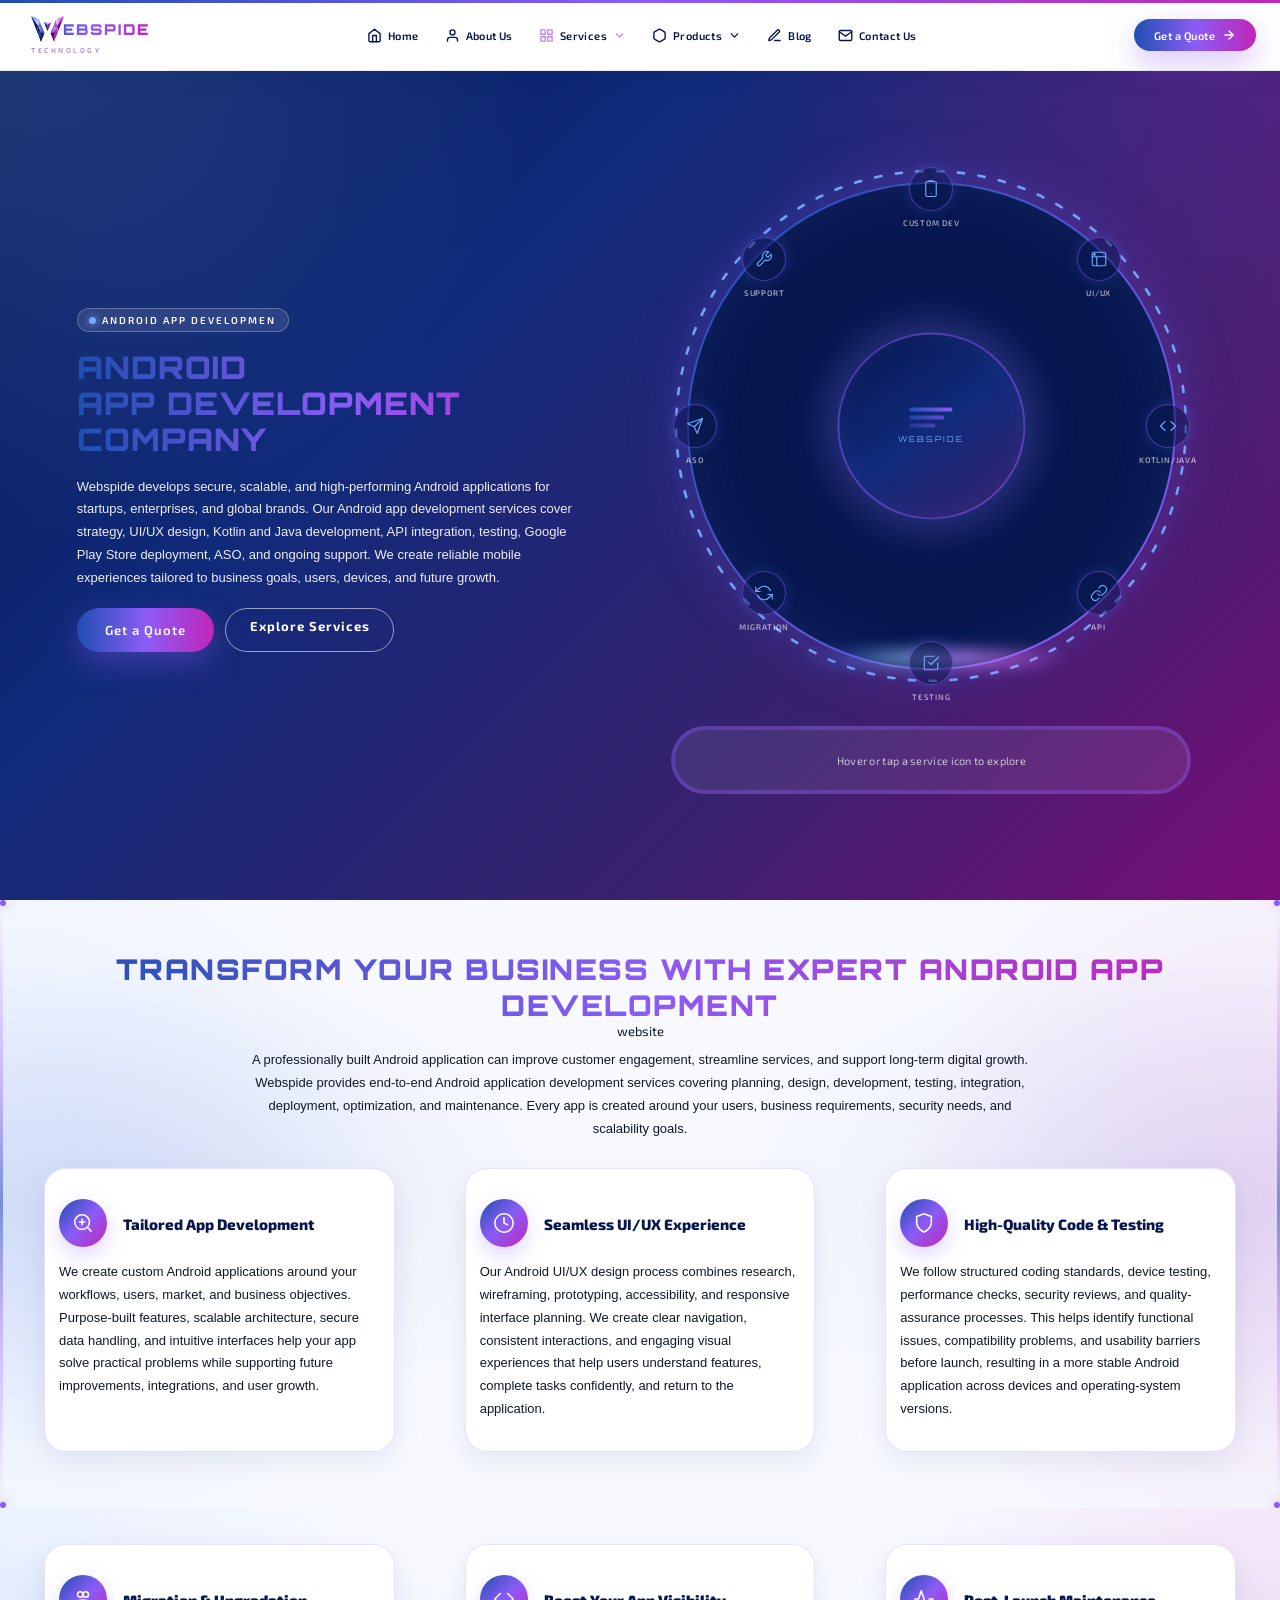
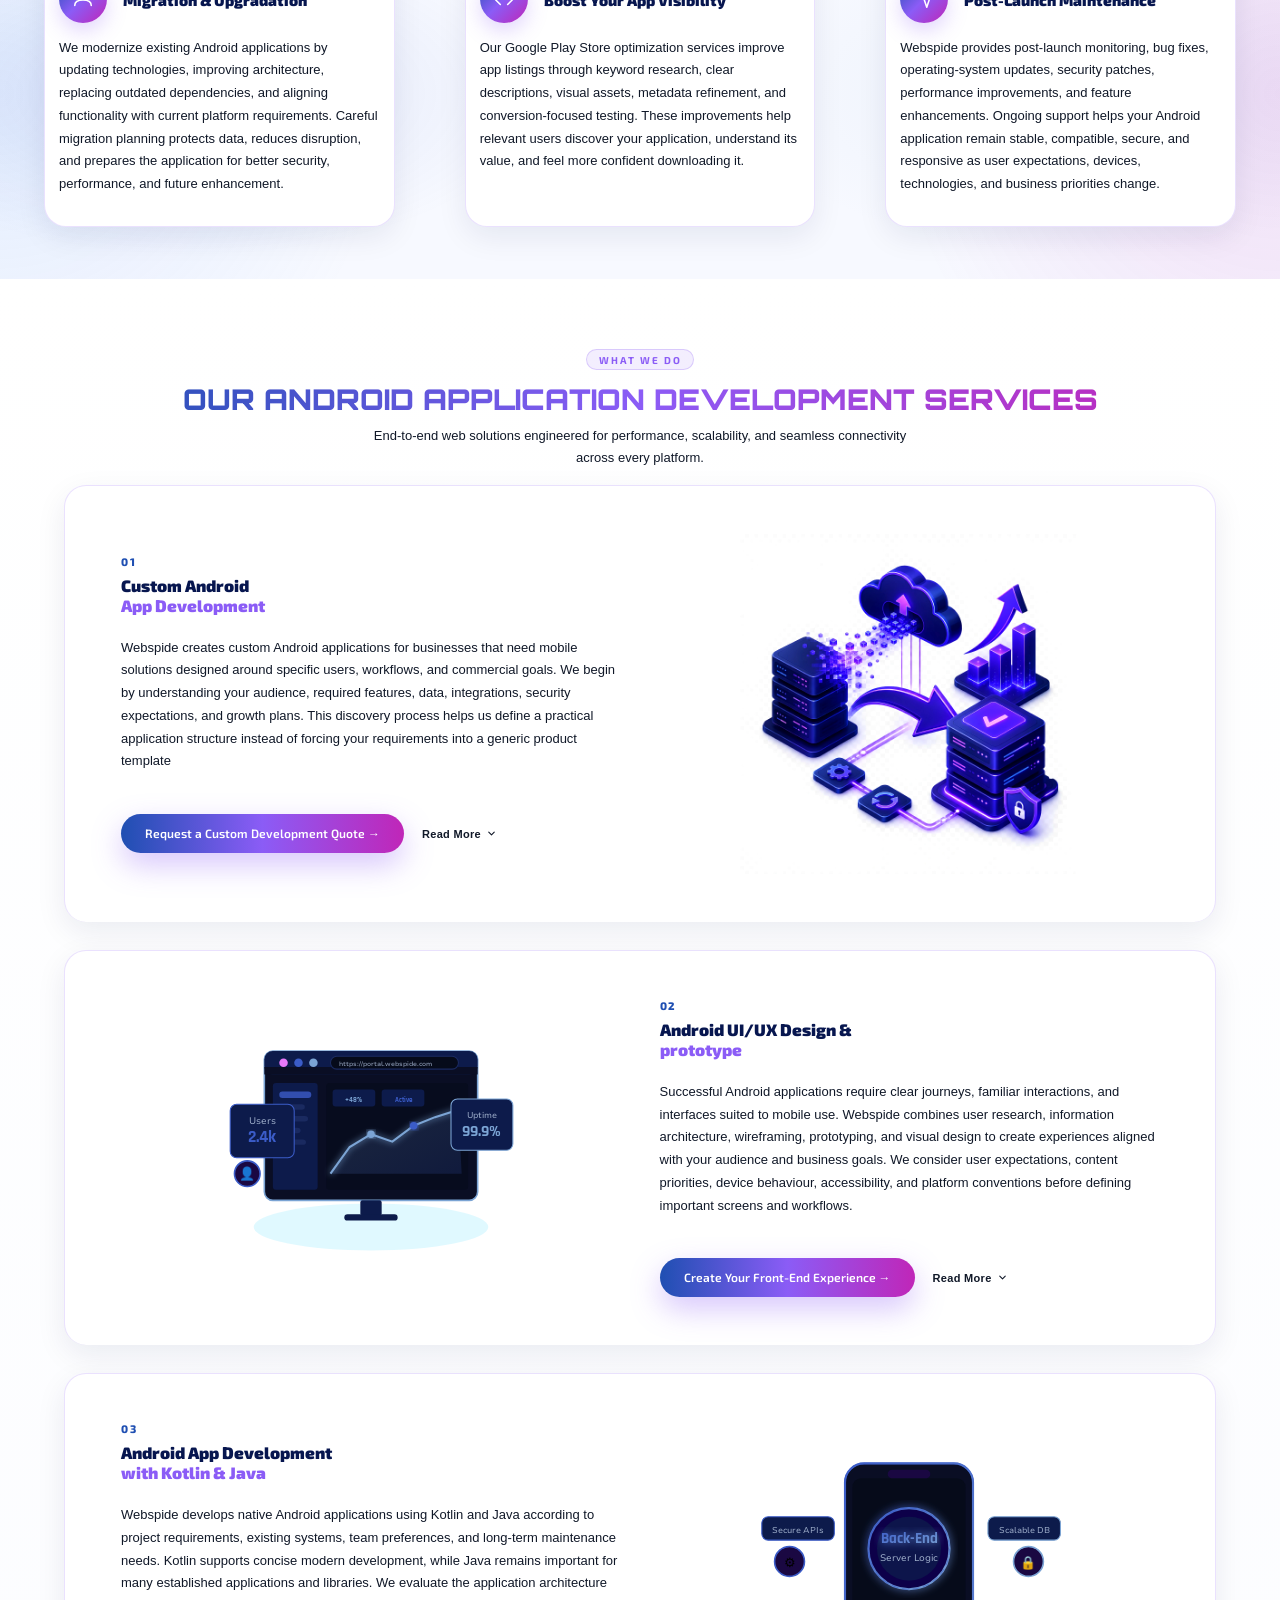
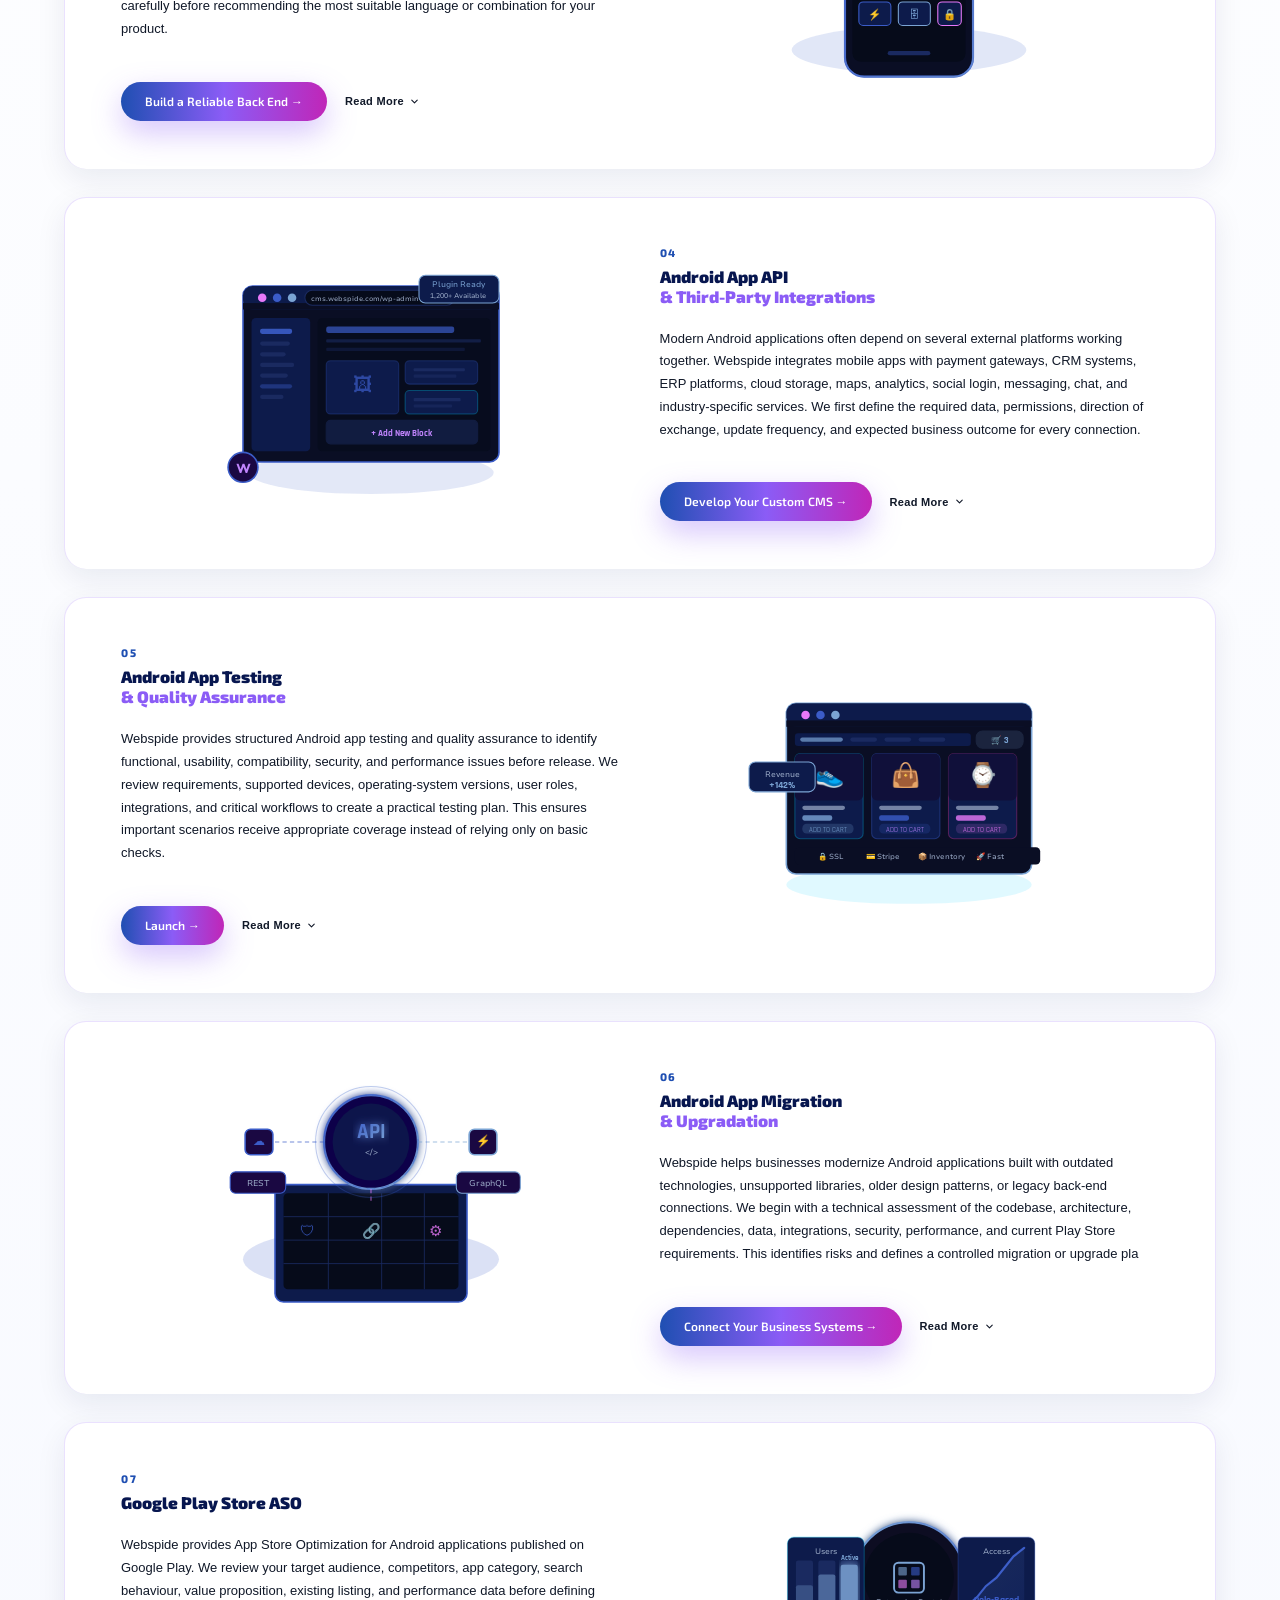
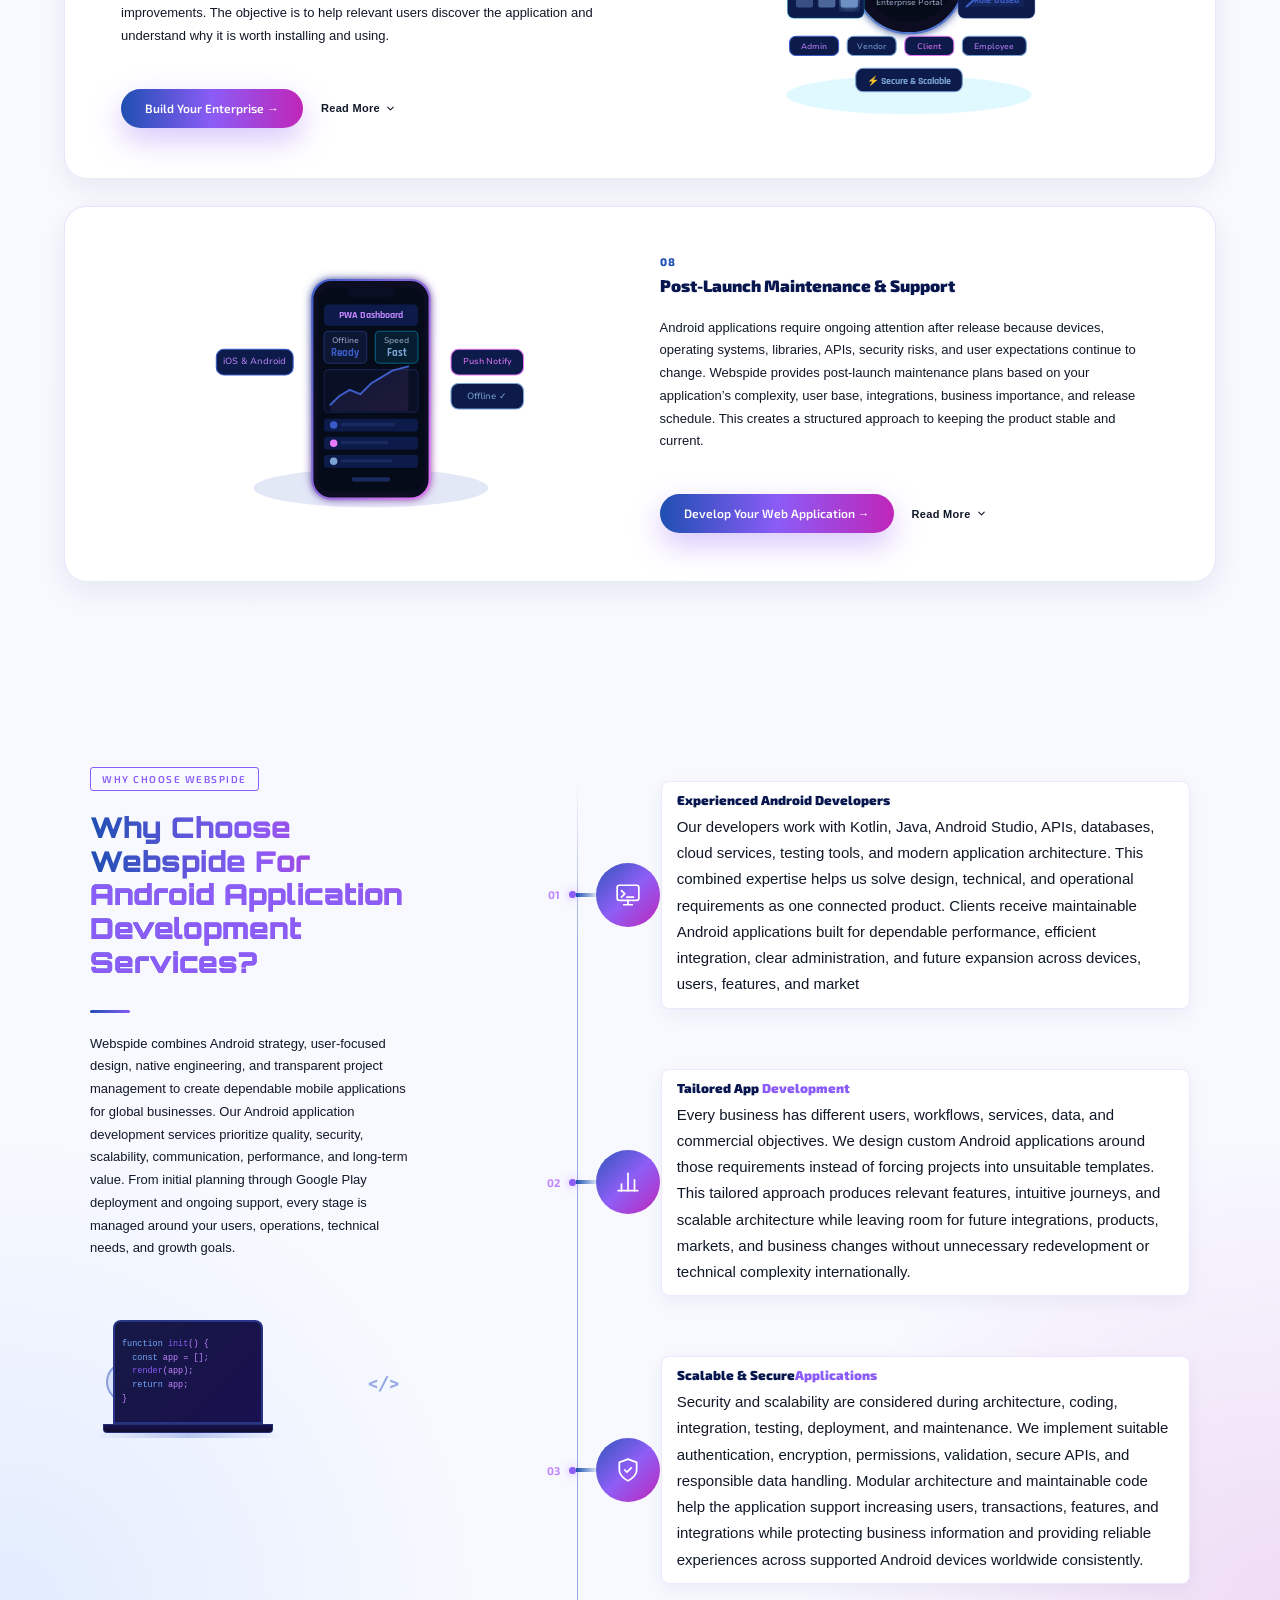
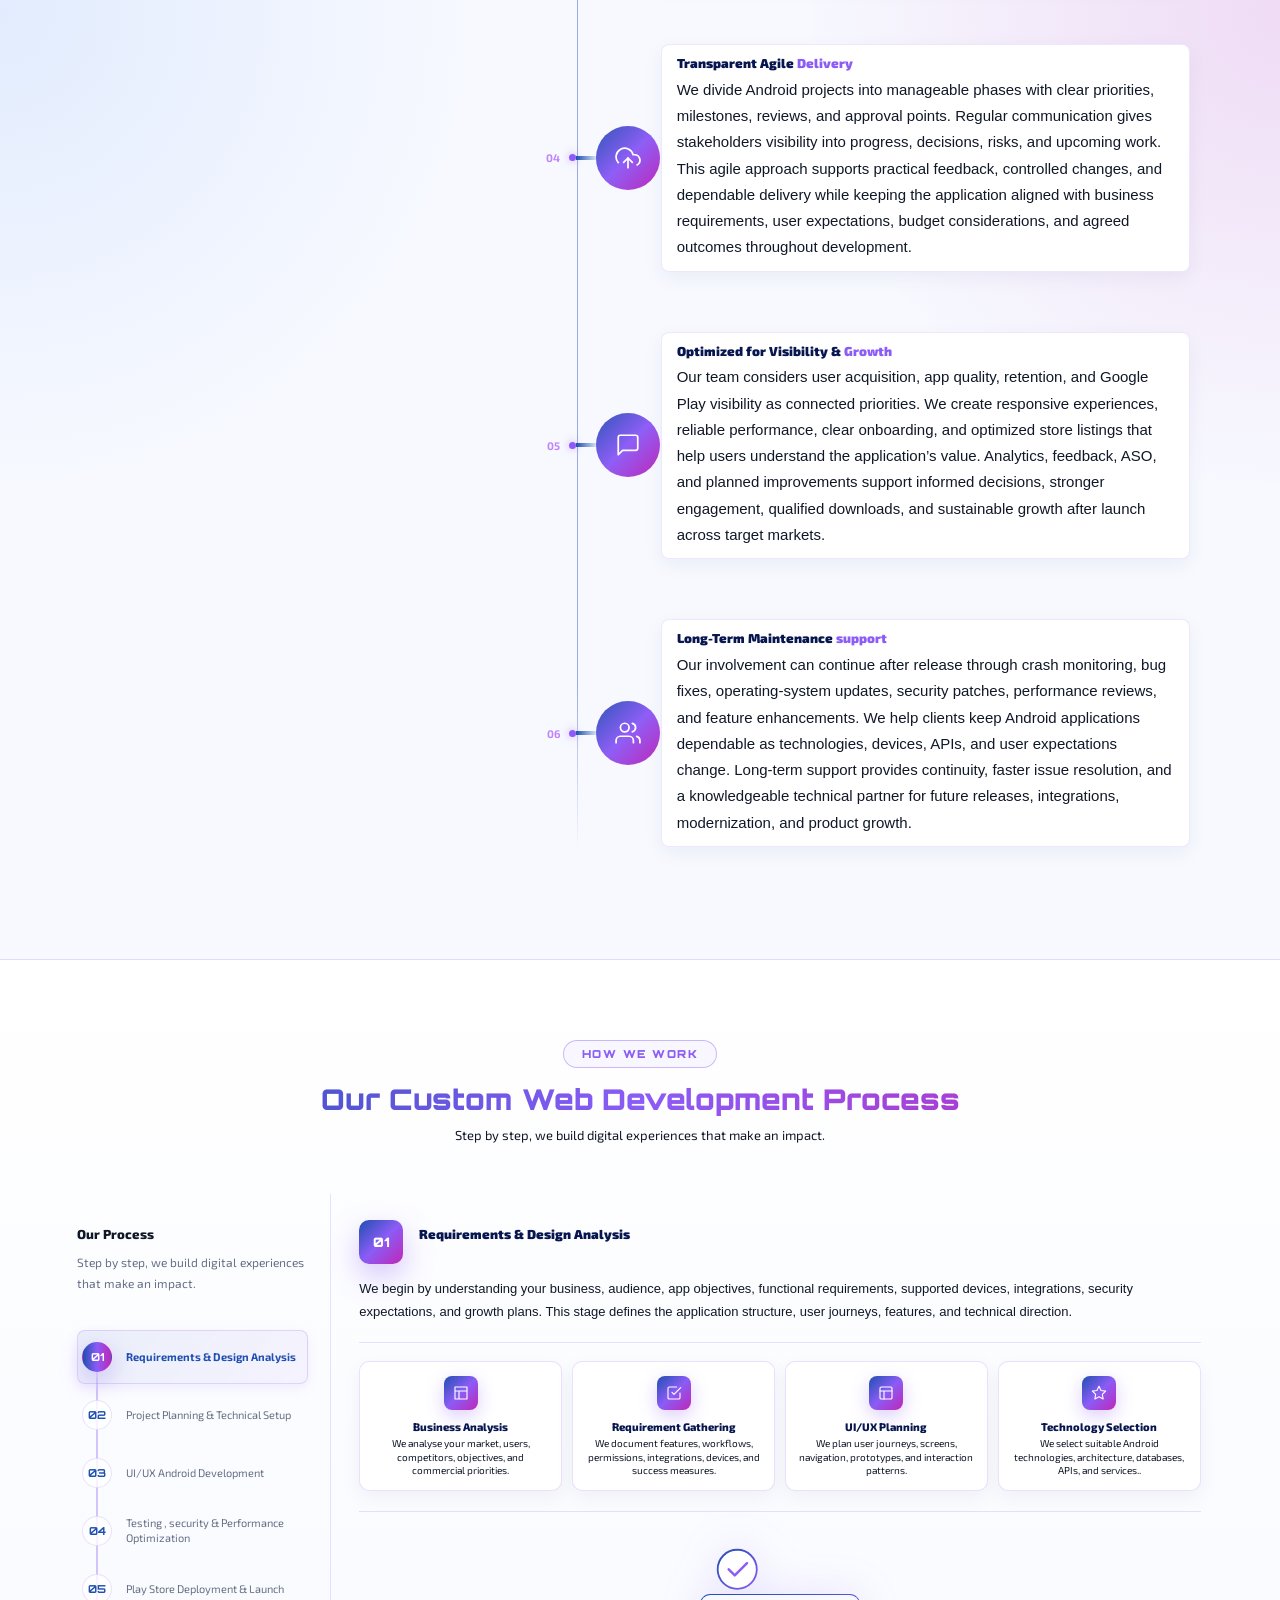
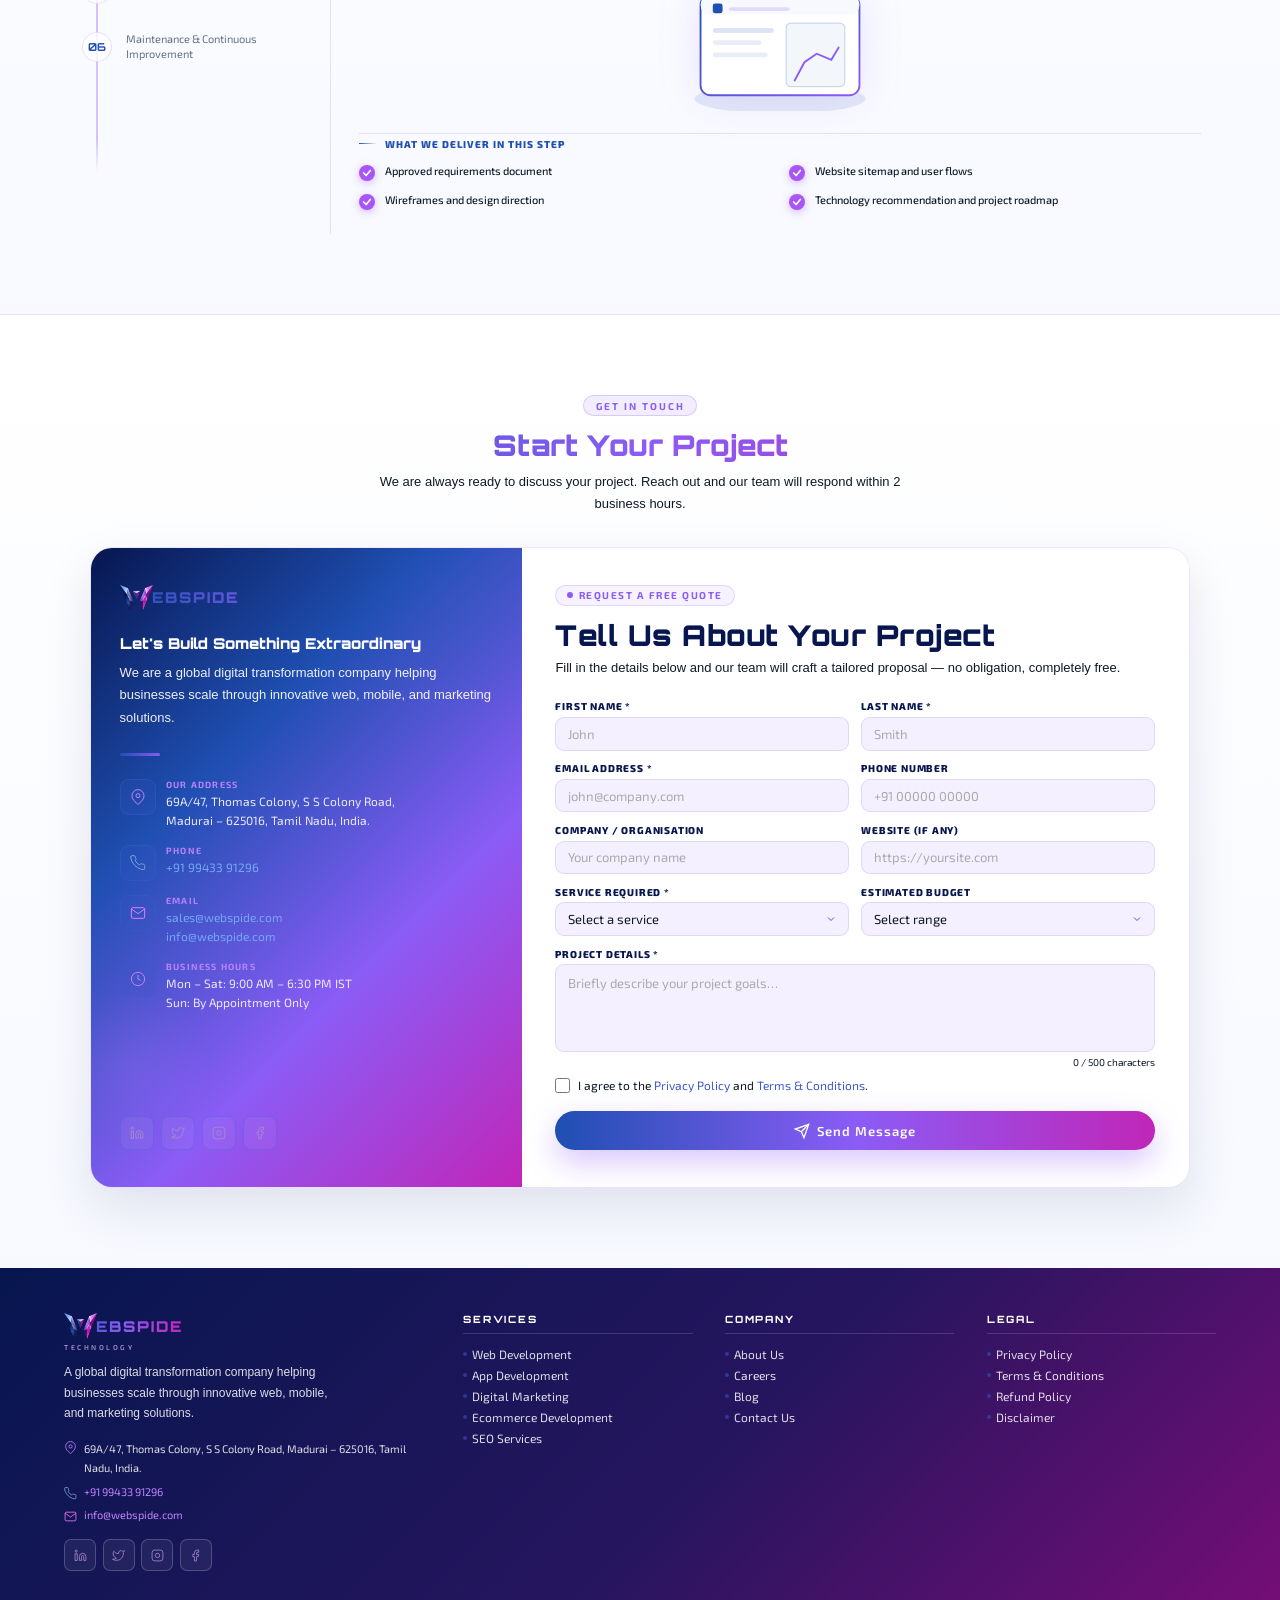
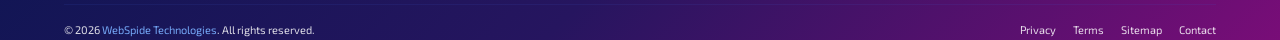
<file: indexandroid1.html>
<!DOCTYPE html>
<html lang="en">
<head>
<meta charset="UTF-8" />
  <title>Custom Web Development Services | Webspide</title>

  <meta name="description"
        content="Build a secure, scalable, and high-performing website with Webspide's custom web development services for startups, enterprises, and global businesses.">

  <meta name="keywords"
        content="custom web development, custom web development company, custom website development, custom website development services, web design and development, custom web design services, custom web design company, website design and development services, full-stack web development, enterprise web development, custom web application development, e-commerce web development, web portal development, API development and integration, website development company">

<meta name="viewport" content="width=device-width, initial-scale=1.0" />

<link href="https://fonts.googleapis.com/css2?family=Orbitron:wght@400;600;700;900&family=Exo+2:wght@300;400;500;600;700;800;900&family=Poppins:wght@400;500;600;700;800&family=Rajdhani:wght@500;600;700&family=Nunito+Sans:wght@300;400;600;700&display=swap" rel="stylesheet" />
<style>
*,*::before,*::after{box-sizing:border-box;margin:0;padding:0}
:root{
  --ws-navy:#07164F;
  --ws-dark-blue:#102A7A;
  --ws-royal-blue:#1F4FB2;
  --ws-sky-blue:#75A8F7;
  --ws-indigo:#38216E;
  --ws-violet:#8B5CF6;
  --ws-purple:#A855F7;
  --ws-magenta:#C026B8;
  --ws-dark-magenta:#7A0D78;
  --ws-light-bg:#F7F9FF;
  --ws-lavender-bg:#F3E8FF;
  --ws-text-dark:#101828;
  --ws-text-muted:#667085;
  --ws-main-gradient:linear-gradient(135deg,#07164F 0%,#1F4FB2 32%,#8B5CF6 65%,#C026B8 100%);
  --ws-btn-gradient:linear-gradient(90deg,#1F4FB2 0%,#8B5CF6 50%,#C026B8 100%);
  --ws-heading-gradient:linear-gradient(90deg,#1F4FB2,#8B5CF6,#C026B8);
  --ws-icon-gradient:linear-gradient(135deg,#1F4FB2,#8B5CF6,#C026B8);
  --ws-footer-gradient:linear-gradient(135deg,#07164F 0%,#26155F 55%,#7A0D78 100%);
  --ws-hero-gradient:
    radial-gradient(circle at top left,rgba(117,168,247,0.25),transparent 35%),
    radial-gradient(circle at top right,rgba(192,38,184,0.25),transparent 35%),
    linear-gradient(135deg,#07164F 0%,#102A7A 35%,#38216E 70%,#7A0D78 100%);
  --nav-h:70px;
  --navy:var(--ws-navy);--deep:var(--ws-dark-blue);--mid:var(--ws-indigo);
  --logo-1:var(--ws-royal-blue);--logo-2:var(--ws-sky-blue);--logo-3:var(--ws-violet);--logo-4:var(--ws-magenta);
  --purple:var(--ws-royal-blue);--cyan:var(--ws-sky-blue);--pink:var(--ws-violet);
  --accent1:var(--ws-royal-blue);--accent2:var(--ws-magenta);
  --text-main:#101828;--text-muted:#101828;
  --white:#fff;--grey:#101828;--violet:var(--ws-violet);
  --glow-p:rgba(31,79,178,0.35);--glow-c:rgba(139,92,246,0.3);
  --grad-logo:var(--ws-heading-gradient);
  --grad-logo-full:var(--ws-main-gradient);
  --grad-logo-btn:var(--ws-btn-gradient);
  --grad-logo-soft:linear-gradient(135deg,var(--ws-sky-blue),var(--ws-violet),var(--ws-magenta));
  --grad-logo-border:linear-gradient(135deg,var(--ws-royal-blue),var(--ws-violet));
  --card-bg:rgba(139,92,246,0.06);--card-border:rgba(139,92,246,0.18);
}
.gradient-heading{
  background:var(--ws-heading-gradient);
  -webkit-background-clip:text;
  -webkit-text-fill-color:transparent;
  background-clip:text;
}
.section-light{background:linear-gradient(180deg,#ffffff 0%,var(--ws-light-bg) 100%)}
.section-soft-gradient{
  background:
    radial-gradient(circle at left,rgba(117,168,247,0.16),transparent 30%),
    radial-gradient(circle at right,rgba(192,38,184,0.14),transparent 30%),
    var(--ws-light-bg);
}
html{scroll-behavior:smooth;font-size:112%}
body{background:var(--ws-light-bg);color:#101828;font-family:'Exo 2',sans-serif;overflow-x:hidden;min-height:100vh}
p{font-family:Arial,Helvetica,sans-serif;font-size:1rem;line-height:1.8;}

/* ═══════════════════════════════════
   HEADING STYLES — Bolder + Colored
   ═══════════════════════════════════ */
h1{font-weight:900!important}
h2{font-weight:800!important;color:#07164F!important}
h3{font-weight:800!important;color:#1F4FB2!important}
h4{font-weight:800!important;color:#38216E!important}
h5{font-weight:800!important;color:#8B5CF6!important}
h6{font-weight:800!important;color:#C026B8!important}

/* Override gradient headings to keep gradient on specific elements */
.gradient-heading,
.section-title.gradient-heading,
.ts-header h2.gradient-heading,
.left-title.gradient-heading,
.b1-title.gradient-heading,
.cta-section h2{
  color:transparent!important;
  -webkit-text-fill-color:transparent!important;
  font-weight:900!important;
}

/* Card titles in service section stay dark */
.services-section .card-title{color:#07164F!important;font-weight:900!important}
.services-section .card-title span{color:#8B5CF6!important}

/* Contact heading on dark bg stays white */
.con-heading h2{color:#ffffff!important;font-weight:900!important}

/* HOW WE WORK panel h3 */
.hww-ph-text h3{color:#07164F!important;font-weight:900!important}

/* Feature titles in Why Choose Us */
.feature-title{color:#07164F!important;font-weight:900!important}
.feature-title .accent{color:#8B5CF6!important}

/* hww sub-title */
.hww-sub-title{color:#07164F!important;font-weight:800!important}

/* form title */
.form-title{color:#07164F!important;font-weight:900!important}

/* success state h4 */
.success-state h4{color:#07164F!important;font-weight:900!important}

/* b1/b2 card titles */
.b1-card-title,.b2-card-title{color:#07164F!important;font-weight:800!important}

/* ═══════════════════════════════════
   GRAY → BLACK text overrides
   ═══════════════════════════════════ */
.section-sub,
.left-desc,
.feature-desc,
.b1-desc,
.b2-card-desc,
.b1-card-desc,
.card-desc,
.card-desc-extra,
.hero-desc,
.orb-card-tag,
.orb-panel-tag,
.orb-panel-empty,
.hww-ph-text p,
.hww-sub-desc,
.hww-del-item,
.cta-section p,
.form-sub,
.ft-desc,
.ft-contact-item span,
.fb-copy,
.ft-links a,
.fb-legal a,
.stat-label,
.svc-btn-link,
.ts-header h3,
.ts-header p,
.ts-tech-item span,
.ts-row-label span,
.con-heading p,
.char-hint,
.terms-row span{
  color:#101828!important;
}

/* Keep white text on dark/gradient backgrounds */
.hero.hero-section .hero-desc{color:rgba(255,255,255,.92)!important}
.hero.hero-section .stat-label{color:rgba(255,255,255,.8)!important}
.con-heading p{color:rgba(255,255,255,.92)!important}
.site-footer .ft-desc,
.site-footer .ft-contact-item span,
.site-footer .fb-copy,
.site-footer .ft-links a,
.site-footer .fb-legal a{color:rgba(255,255,255,.85)!important}
.cta-section p{color:rgba(255,255,255,.92)!important}

/* banner text on light bg */
.banner-1 .b1-desc,
.banner-2 .b2-card-desc{color:#101828!important}

.bg-layer,.bg-grid{display:none}

.site-header{
  position:fixed;top:0;left:0;right:0;z-index:200;
  background:#ffffff;backdrop-filter:blur(12px);
  border-bottom:1px solid rgba(7,22,79,0.08);
  box-shadow:0 4px 24px rgba(7,22,79,0.06);
}
.site-header::before{
  content:'';position:absolute;top:0;left:0;right:0;height:3px;
  background:var(--ws-btn-gradient);
}

.nav-bar{
  display:flex;align-items:center;justify-content:space-between;
  padding:0 24px;height:var(--nav-h);max-width:1600px;margin:0 auto;gap:12px;
}
.logo-wrap{display:flex;align-items:center;gap:.55rem;text-decoration:none;flex-shrink:0}
.logo-name{font-family:'Orbitron',sans-serif;font-size:1.15rem;font-weight:900;background:var(--grad-logo);-webkit-background-clip:text;-webkit-text-fill-color:transparent;letter-spacing:2px;white-space:nowrap;display:inline-flex;align-items:center}
.logo-name .w-logo{height:1.95rem;width:auto;margin-right:-1px;vertical-align:middle;object-fit:contain;display:inline-block}
.logo-sub{font-size:.55rem;font-weight:600;letter-spacing:2.5px;color:#a78bca;text-transform:uppercase;display:block;margin-top:1px}

.nav-links-new{display:flex;align-items:center;gap:2px;list-style:none;flex:1;justify-content:center}
.nav-links-new li{position:relative}
.nav-links-new a,
.nav-links-new>li>button{
  display:flex;align-items:center;gap:6px;text-decoration:none;
  color:#07164F;font-size:.94rem;font-weight:600;letter-spacing:.4px;
  padding:7px 12px;border-radius:8px;
  transition:color .2s,background .2s;white-space:nowrap;
  cursor:pointer;background:transparent;border:none;font-family:'Exo 2',sans-serif;
}
.nav-links-new a:hover,
.nav-links-new>li>button:hover{color:#fff;background:rgba(58,92,200,.18)}
.nav-icon{width:15px;height:15px;stroke:#07164F;fill:none;stroke-width:2.2;stroke-linecap:round;stroke-linejoin:round;transition:stroke .2s;flex-shrink:0}
.nav-links-new a:hover .nav-icon,
.nav-links-new>li>button:hover .nav-icon{stroke:#c084fc}
.nav-arrow{width:13px;height:13px;stroke:#07164F;fill:none;stroke-width:2.5;stroke-linecap:round;stroke-linejoin:round;transition:transform .3s,stroke .2s;flex-shrink:0}

.nav-item-services>button{
  background:rgba(59,92,200,.22);border:1px solid rgba(58,92,200,.55);
  color:#fff;animation:svcPulse 3s ease-in-out infinite;
}
@keyframes svcPulse{
  0%,100%{border-color:rgba(58,92,200,.55)}
  50%{border-color:rgba(123,164,212,.8);box-shadow:0 0 12px rgba(58,92,200,.25)}
}
.nav-item-services>button .nav-icon,
.nav-item-services>button .nav-arrow{stroke:#c084fc}
.nav-item-services.open>button .nav-arrow,
.nav-item-products.open>button .nav-arrow{transform:rotate(180deg)}
.nav-item-services.open>button,
.nav-item-services>button:hover{background:rgba(59,92,200,.32)}

.nav-item-products>button{
  display:flex;align-items:center;gap:6px;color:#c8c0e8;font-size:.82rem;
  font-weight:500;padding:7px 12px;border-radius:8px;cursor:pointer;
  background:transparent;border:none;font-family:'Exo 2',sans-serif;
  transition:color .2s,background .2s;
}
.nav-item-products.open>button,
.nav-item-products>button:hover{color:#fff;background:rgba(59,92,200,.18)}
.nav-item-products.open>button .nav-icon,
.nav-item-products>button:hover .nav-icon{stroke:#c084fc}

.nav-cta-new{
  display:flex;align-items:center;gap:7px;padding:9px 20px;border-radius:30px;
  background:var(--grad-logo-btn);color:#fff;font-weight:700;
  font-size:.82rem;letter-spacing:.5px;text-decoration:none;cursor:pointer;
  border:none;font-family:'Exo 2',sans-serif;white-space:nowrap;flex-shrink:0;
  box-shadow:0 4px 20px rgba(59,92,200,.45);transition:transform .2s,box-shadow .2s;
  animation:ctaGlow 3s ease-in-out infinite;
}
@keyframes ctaGlow{
  0%,100%{box-shadow:0 4px 20px rgba(59,92,200,.4)}
  50%{box-shadow:0 4px 32px rgba(192,132,252,.75)}
}
.nav-cta-new:hover{transform:translateY(-2px);box-shadow:0 8px 32px rgba(192,132,252,.7)!important;animation:none}
.nav-cta-new svg{width:14px;height:14px;stroke:#fff;fill:none;stroke-width:2.5;stroke-linecap:round;stroke-linejoin:round;transition:transform .2s}
.nav-cta-new:hover svg{transform:translateX(3px)}

.hamburger{display:none;flex-direction:column;justify-content:center;align-items:center;gap:5px;width:40px;height:40px;border:1px solid rgba(59,92,200,.4);border-radius:8px;background:rgba(59,92,200,.1);cursor:pointer;flex-shrink:0;transition:border-color .2s,background .2s}
.hamburger:hover{border-color:#c084fc;background:rgba(59,92,200,.2)}
.hamburger span{display:block;width:20px;height:2px;background:#c084fc;border-radius:2px;transition:transform .3s,opacity .3s,width .3s}
.hamburger.open span:nth-child(1){transform:translateY(7px) rotate(45deg)}
.hamburger.open span:nth-child(2){opacity:0;width:0}
.hamburger.open span:nth-child(3){transform:translateY(-7px) rotate(-45deg)}

.mobile-menu{display:none;position:fixed;top:var(--nav-h);left:0;right:0;bottom:0;z-index:199;background:rgba(6,5,26,.98);backdrop-filter:blur(24px);overflow-y:auto;transform:translateX(100%);transition:transform .35s cubic-bezier(.4,0,.2,1)}
.mobile-menu.open{transform:translateX(0)}
.mobile-menu-inner{padding:20px 20px 40px;display:flex;flex-direction:column;gap:4px}
.mob-link{display:flex;align-items:center;gap:10px;padding:14px 16px;border-radius:10px;color:#c8c0e8;text-decoration:none;font-size:.95rem;font-weight:500;transition:background .2s,color .2s;border:1px solid transparent}
.mob-link:hover,.mob-link.active-mob{color:#fff;background:rgba(59,92,200,.15);border-color:rgba(59,92,200,.3)}
.mob-link svg{width:18px;height:18px;stroke:#9575cd;fill:none;stroke-width:1.8;stroke-linecap:round;stroke-linejoin:round;flex-shrink:0}
.mob-link:hover svg,.mob-link.active-mob svg{stroke:#c084fc}
.mob-section-title{font-family:'Orbitron',sans-serif;font-size:.62rem;font-weight:700;letter-spacing:2.5px;text-transform:uppercase;color:var(--logo-2);padding:18px 16px 8px;border-top:1px solid rgba(59,92,200,.15);margin-top:8px}
.mob-sub-link{display:flex;align-items:center;gap:8px;padding:9px 16px 9px 28px;border-radius:8px;color:#a78bca;text-decoration:none;font-size:.82rem;transition:color .2s,background .2s}
.mob-sub-link::before{content:'';width:5px;height:5px;border-radius:50%;background:rgba(59,92,200,.5);flex-shrink:0;transition:background .2s}
.mob-sub-link:hover{color:#e8e0ff;background:rgba(59,92,200,.08)}
.mob-sub-link:hover::before{background:#c084fc}
.mob-cta{margin-top:20px;padding:14px;border-radius:12px;background:var(--grad-logo-btn);color:#fff;font-weight:700;font-size:.95rem;letter-spacing:1px;text-align:center;text-decoration:none;display:block;box-shadow:0 4px 20px rgba(59,92,200,.45)}

/* ── Dropdown wrapper ── */
.mega-dropdown {
  background: #ffffff !important;
  border: 1px solid rgba(139, 92, 246, 0.18) !important;
  border-radius: 16px !important;
  box-shadow: 0 20px 60px rgba(7, 22, 79, 0.14), 0 4px 16px rgba(139, 92, 246, 0.08) !important;
  padding: 20px !important;
  backdrop-filter: none !important;
}
 
/* Triangle pointer above dropdown */
.mega-dropdown::before {
  display: block !important;
  content: '' !important;
  position: absolute !important;
  top: -10px !important;
  left: 50% !important;
  transform: translateX(-50%) !important;
  border-left: 10px solid transparent !important;
  border-right: 10px solid transparent !important;
  border-bottom: 10px solid #ffffff !important;
  filter: drop-shadow(0 -2px 4px rgba(139, 92, 246, 0.15)) !important;
  z-index: 10 !important;
}
.mega-dropdown::after {
  display: none !important;
}
 
/* ── 3-column grid ── */
.mega-inner {
  display: grid !important;
  grid-template-columns: repeat(3, 1fr) !important;
  gap: 14px !important;
  max-width: 1600px !important;
  margin: 0 auto !important;
}
 
/* ── Individual card ── */
.mega-col {
  background: #F7F9FF !important;
  border: 1.5px solid rgba(139, 92, 246, 0.18) !important;
  border-radius: 14px !important;
  padding: 22px 20px 24px !important;
  transition: border-color 0.22s, box-shadow 0.22s, background 0.22s !important;
  position: relative !important;
  overflow: hidden !important;
}
 
.mega-col::after {
  content: '' !important;
  position: absolute !important;
  top: 0 !important;
  left: 0 !important;
  right: 0 !important;
  height: 3px !important;
  background: linear-gradient(90deg, #1F4FB2, #8B5CF6, #C026B8) !important;
  opacity: 0 !important;
  transition: opacity 0.22s !important;
}
 
.mega-col:hover {
  background: #ffffff !important;
  border-color: rgba(139, 92, 246, 0.38) !important;
  box-shadow: 0 8px 28px rgba(139, 92, 246, 0.12) !important;
}
 
.mega-col:hover::after {
  opacity: 1 !important;
}
 
/* ── Card header ── */
.mega-col-header {
  display: flex !important;
  align-items: center !important;
  gap: 14px !important;
  padding-bottom: 14px !important;
  margin-bottom: 14px !important;
  border-bottom: 2px solid rgba(139, 92, 246, 0.15) !important;
}
 
/* ── Icon box — gradient, matches screenshot ── */
.mega-col-icon {
  width: 46px !important;
  height: 46px !important;
  min-width: 46px !important;
  border-radius: 12px !important;
  background: linear-gradient(135deg, #1F4FB2 0%, #8B5CF6 55%, #C026B8 100%) !important;
  display: flex !important;
  align-items: center !important;
  justify-content: center !important;
  flex-shrink: 0 !important;
  box-shadow: 0 6px 18px rgba(139, 92, 246, 0.35) !important;
}
 
.mega-col-icon svg {
  width: 22px !important;
  height: 22px !important;
  stroke: #ffffff !important;
  fill: none !important;
  stroke-width: 2 !important;
  stroke-linecap: round !important;
  stroke-linejoin: round !important;
  opacity: 1 !important;
  filter: none !important;
}
 
/* ── Section title ── */
.mega-col-title {
  font-family: 'Exo 2', sans-serif !important;
  font-size: 1rem !important;
  font-weight: 800 !important;
  color: #07164F !important;
  -webkit-text-fill-color: #07164F !important;
  letter-spacing: 0.2px !important;
  line-height: 1.2 !important;
  text-shadow: none !important;
}
 
/* ── Links wrapper — 2-col grid ── */
.mega-links {
  display: grid !important;
  grid-template-columns: 1fr 1fr !important;
  gap: 4px 10px !important;
}
 
/* Override for App Development (fewer items, single col looks better) */
.mega-col:nth-child(2) .mega-links {
  grid-template-columns: 1fr 1fr !important;
}
 
/* ── Individual link ── */
.mega-link {
  display: flex !important;
  align-items: center !important;
  gap: 8px !important;
  font-family: 'Exo 2', sans-serif !important;
  font-size: 0.95rem !important;
  font-weight: 500 !important;
  color: #344157 !important;
  text-decoration: none !important;
  padding: 6px 8px !important;
  border-radius: 6px !important;
  line-height: 1.35 !important;
  transition: background 0.18s, color 0.18s, transform 0.15s !important;
  white-space: normal !important;
}
 
/* Bullet dot */
.mega-link::before {
  content: '' !important;
  width: 6px !important;
  height: 6px !important;
  min-width: 6px !important;
  border-radius: 50% !important;
  background: #8B5CF6 !important;
  flex-shrink: 0 !important;
  box-shadow: 0 0 5px rgba(139, 92, 246, 0.5) !important;
  transition: background 0.18s !important;
}
 
/* Hover */
.mega-link:hover {
  background: rgba(139, 92, 246, 0.08) !important;
  color: #1F4FB2 !important;
  transform: translateX(3px) !important;
}
 
.mega-link:hover::before {
  background: #C026B8 !important;
  box-shadow: 0 0 8px rgba(192, 38, 184, 0.6) !important;
}
@media (max-width: 900px) {
  .mega-inner {
    grid-template-columns: 1fr !important;
  }
  .mega-col:first-child .mega-links,
  .mega-col-app .mega-links {
    grid-template-columns: 1fr 1fr !important;
  }
}
.mega-col-app .mega-links{
  display:grid;grid-template-columns:1fr 1fr;gap:0 4px;
}

.simple-dropdown{
  position:absolute;top:calc(100% + 8px);left:50%;
  transform:translateX(-50%) translateY(4px);
  min-width:80px;background:rgba(7,5,24,.98);
  border:1px solid rgba(59,92,200,.3);border-radius:10px;
  padding:6px 0;opacity:0;visibility:hidden;pointer-events:none;
  transition:opacity .2s,visibility .2s,transform .2s;
  box-shadow:0 20px 50px rgba(0,0,0,.5)
}
.nav-item-products.open .simple-dropdown{
  opacity:1;visibility:visible;pointer-events:auto;transform:translateX(-50%) translateY(0)
}
.simple-dropdown a{display:block;padding:8px 16px;color:#a78bca;font-size:.8rem;text-decoration:none;transition:color .2s,background .2s}
.simple-dropdown a:hover{color:#fff;background:rgba(59,92,200,.15)}

section,.cta-section,.contact-section,.sections,.banner{scroll-margin-top:var(--nav-h)}

.hero{position:relative;z-index:1;min-height:100vh;display:grid;grid-template-columns:1fr 1fr;align-items:center;padding:calc(var(--nav-h) + 50px) 6% 60px;gap:3rem}
.hero-left{display:flex;flex-direction:column;gap:1.4rem}
.badge{display:inline-flex;align-items:center;gap:.45rem;background:rgba(59,92,200,.15);border:1px solid rgba(59,92,200,.45);padding:.35rem .9rem;border-radius:30px;font-size:.82rem;font-weight:600;letter-spacing:2px;color:#c084fc;text-transform:uppercase;width:fit-content}
.badge::before{content:'';width:7px;height:7px;border-radius:50%;background:#c084fc;box-shadow:0 0 8px #c084fc;animation:pulse 2s infinite}
@keyframes pulse{0%,100%{opacity:1;transform:scale(1)}50%{opacity:.5;transform:scale(.8)}}
.hero h1{font-family:'Orbitron',sans-serif;font-size:clamp(1.4rem,3vw,2.4rem);font-weight:900;line-height:1.15;letter-spacing:1px}
.hero h1 .grad{background:linear-gradient(90deg,#fff 0%,#7ba4d4 35%,#c084fc 65%,#e879f9 100%);-webkit-background-clip:text;-webkit-text-fill-color:transparent;display:block}
.hero h1 .outline{-webkit-text-stroke:1.5px var(--logo-3);-webkit-text-fill-color:transparent;display:block}
.hero-desc{color:var(--text-muted);font-size:1rem;line-height:1.8;max-width:500px}
.hero-btns{display:flex;gap:.9rem;flex-wrap:wrap}
.btn-primary{padding:.7rem 1.8rem;border-radius:30px;background:var(--grad-logo-btn);color:#fff;font-weight:700;font-size:1rem;letter-spacing:1px;text-decoration:none;transition:transform .2s,box-shadow .2s;border:none;cursor:pointer;font-family:'Exo 2',sans-serif;display:inline-block;text-align:center}
.btn-primary:hover{transform:translateY(-3px);box-shadow:0 12px 30px rgba(59,92,200,.5)}
.btn-outline{padding:.7rem 1.8rem;border-radius:30px;border:1.5px solid #c084fc;color:#c084fc;font-weight:700;font-size:1rem;letter-spacing:1px;text-decoration:none;transition:background .2s,box-shadow .2s;background:transparent;cursor:pointer;font-family:'Exo 2',sans-serif;display:inline-block;text-align:center}
.btn-outline:hover{background:rgba(192,132,252,.1);box-shadow:0 0 20px rgba(192,132,252,.3)}
.hero-stats{display:flex;gap:2rem;padding-top:.4rem;flex-wrap:wrap}
.stat{display:flex;flex-direction:column;gap:.15rem}
.stat-num{font-family:'Orbitron',sans-serif;font-size:1.6rem;font-weight:900;background:var(--grad-logo);-webkit-background-clip:text;-webkit-text-fill-color:transparent}
.stat-label{font-size:.82rem;color:var(--text-muted);letter-spacing:1px;text-transform:uppercase}
/* ── ORBITAL ── */
.orbital-wrap{position:relative;display:flex;flex-direction:column;align-items:center;justify-content:center;width:100%;max-width:520px;margin:0 auto;gap:12px}
.orb-stage{position:relative;width:100%;aspect-ratio:1}
.rings-svg{position:absolute;inset:0;width:100%;height:100%;overflow:visible}
.dot-ring{transform-origin:50% 50%}
.dot-ring-1{animation:spinR 10s linear infinite;filter:drop-shadow(0 0 5px rgba(59,92,200,.9))}
.dot-ring-2{animation:spinR 7s linear infinite reverse;filter:drop-shadow(0 0 5px rgba(192,132,252,.9))}
.dot-ring-3{animation:spinR 14s linear infinite;filter:drop-shadow(0 0 4px rgba(232,121,249,.8))}
@keyframes spinR{from{transform:rotate(0deg)}to{transform:rotate(360deg)}}
.ring-glow{position:absolute;inset:3%;border-radius:50%;box-shadow:0 0 60px rgba(139,92,246,.25),inset 0 0 60px rgba(117,168,247,.1);border:2px solid transparent;background:linear-gradient(var(--ws-navy),var(--ws-navy)) padding-box,var(--grad-logo-border) border-box}
.center-device{position:relative;z-index:5;width:36%;aspect-ratio:1;display:flex;align-items:center;justify-content:center;position:absolute;left:50%;top:50%;transform:translate(-50%,-50%)}
.device-glow{position:absolute;inset:-20%;border-radius:50%;background:radial-gradient(ellipse,rgba(59,92,200,.32) 0%,rgba(192,132,252,.15) 40%,transparent 70%);animation:breathe 4s ease-in-out infinite}
@keyframes breathe{0%,100%{transform:scale(1);opacity:.8}50%{transform:scale(1.1);opacity:1}}
.device-screen{position:relative;z-index:2;width:100%;aspect-ratio:1;background:linear-gradient(145deg,#07164F,#102A7A,#38216E);border-radius:50%;border:2px solid rgba(139,92,246,.5);box-shadow:0 0 50px rgba(59,92,200,.35),inset 0 0 30px rgba(192,132,252,.06);overflow:hidden;display:flex;align-items:center;justify-content:center;flex-direction:column;transition:border-color .4s,box-shadow .4s;cursor:pointer}
.device-screen.active{border-color:#c084fc;box-shadow:0 0 70px rgba(192,132,252,.5),inset 0 0 40px rgba(192,132,252,.1)}
.circle-idle{display:flex;flex-direction:column;align-items:center;gap:.5rem;padding:1rem;text-align:center;transition:opacity .3s}
.idle-bars{display:flex;flex-direction:column;gap:4px;width:65%}
.idle-bar{height:4px;border-radius:3px;background:var(--grad-logo-border);animation:barPulse 2s ease-in-out infinite}
.idle-bar:nth-child(2){animation-delay:.3s;opacity:.7;width:80%}
.idle-bar:nth-child(3){animation-delay:.6s;opacity:.5;width:60%}
@keyframes barPulse{0%,100%{transform:scaleX(.6);opacity:.5}50%{transform:scaleX(1);opacity:1}}
.idle-label{font-family:'Orbitron',sans-serif;font-size:.38rem;letter-spacing:2px;color:var(--ws-sky-blue)}
.circle-info{position:absolute;inset:0;display:flex;flex-direction:column;align-items:center;justify-content:center;gap:.3rem;padding:1rem;text-align:center;opacity:0;transform:scale(.85);transition:opacity .35s,transform .35s;pointer-events:none}
.circle-info.show{opacity:1;transform:scale(1);pointer-events:auto}
.ci-icon-wrap{width:38px;height:38px;border-radius:50%;display:flex;align-items:center;justify-content:center;background:rgba(192,132,252,.12);border:1.5px solid rgba(192,132,252,.4);margin-bottom:.1rem;flex-shrink:0}
.ci-icon-wrap svg{width:18px;height:18px;fill:none;stroke:#c084fc;stroke-width:1.5;stroke-linecap:round;stroke-linejoin:round}
.ci-num{font-family:'Orbitron',sans-serif;font-size:.45rem;font-weight:900;color:#ffffff;letter-spacing:1px;opacity:.85}
.ci-name{font-family:'Orbitron',sans-serif;font-size:.42rem;font-weight:900;letter-spacing:.8px;line-height:1.35;color:#ffffff;-webkit-text-fill-color:#ffffff;text-shadow:0 0 10px rgba(192,132,252,.7)}
.orbit-icon{position:absolute;width:44px;height:44px;border-radius:50%;display:flex;align-items:center;justify-content:center;background:rgba(7,22,79,.5);border:1.5px solid rgba(139,92,246,.5);box-shadow:0 0 14px rgba(59,92,200,.3);cursor:pointer;transition:transform .3s,box-shadow .3s,border-color .3s;transform:translate(-50%,-50%);z-index:10;-webkit-tap-highlight-color:transparent;touch-action:manipulation}
.orbit-icon:hover{transform:translate(-50%,-50%) scale(1.2);box-shadow:0 0 24px rgba(192,132,252,.6);border-color:#c084fc}
.orbit-icon.selected{border-color:#c084fc;box-shadow:0 0 24px rgba(192,132,252,.8);background:linear-gradient(135deg,rgba(192,132,252,.2),rgba(59,92,200,.2))}
.orbit-icon svg{width:18px;height:18px;fill:none;stroke:var(--ws-sky-blue);stroke-width:1.5;stroke-linecap:round;stroke-linejoin:round}
.oi-label{position:absolute;bottom:-18px;left:50%;transform:translateX(-50%);font-size:.44rem;letter-spacing:.8px;white-space:nowrap;color:rgba(255,255,255,.6);font-weight:600;text-transform:uppercase}
.platform{position:absolute;bottom:4%;left:50%;transform:translateX(-50%);width:55%;height:14px;background:linear-gradient(90deg,transparent,rgba(59,92,200,.6),#7ba4d4,#c084fc,rgba(232,121,249,.6),transparent);border-radius:50%;filter:blur(8px);animation:platformPulse 3s ease-in-out infinite}
@keyframes platformPulse{0%,100%{opacity:.6}50%{opacity:1}}
.orb-info-panel{width:100%;min-height:68px;background:rgba(255,255,255,.08);border:4px solid rgba(139,92,246,.35);border-radius:74px;padding:12px 16px;display:flex;align-items:center;gap:14px;transition:opacity .3s;}
.orb-panel-icon{width:40px;height:40px;min-width:40px;border-radius:10px;background:var(--ws-icon-gradient)!important;display:flex;align-items:center;justify-content:center;box-shadow:0 0 16px rgba(59,92,200,.4);flex-shrink:0;}
.orb-panel-icon svg{width:20px;height:20px;fill:none;stroke:#fff;stroke-width:1.6;stroke-linecap:round;stroke-linejoin:round}
.orb-panel-num{font-size:.72rem;color:rgba(192,132,252,.7);font-weight:700;letter-spacing:1.5px;text-transform:uppercase;margin-bottom:2px}
.orb-panel-name{font-family:'Orbitron',sans-serif;font-size:.78rem;font-weight:900;color:#fff;letter-spacing:.4px;margin-bottom:2px}
.orb-panel-tag{font-size:.82rem;color:rgba(255,255,255,.82)!important;line-height:1.5}
.orb-panel-empty{width:100%;text-align:center;font-size:.84rem;color:rgba(255,255,255,.7)!important;letter-spacing:.3px}
 
/* ── MOBILE ORBIT CARDS ── */
.orbit-cards-mobile{display:none;grid-template-columns:repeat(2,1fr);gap:10px;padding:0 4%;margin-top:-10px;margin-bottom:20px}
.orb-card{background:#fff;border:1px solid rgba(139,92,246,.18);border-radius:12px;box-shadow:0 8px 24px rgba(7,22,79,.06);padding:12px;display:flex;align-items:center;gap:10px;cursor:pointer;text-decoration:none;transition:border-color .2s,background .2s}
.orb-card:hover{border-color:rgba(192,38,184,.35);box-shadow:0 12px 30px rgba(139,92,246,.15)}
.orb-card-icon{width:36px;height:36px;min-width:36px;border-radius:50%;background:var(--ws-icon-gradient)!important;border:none;display:flex;align-items:center;justify-content:center;flex-shrink:0}
.orb-card-icon svg{width:18px;height:18px;fill:none;stroke:#fff;stroke-width:1.5;stroke-linecap:round;stroke-linejoin:round}
.orb-card-name{font-family:'Orbitron',sans-serif;font-size:.65rem;font-weight:700;color:#07164F!important;letter-spacing:.5px}
.orb-card-tag{font-size:.72rem;color:#101828!important;margin-top:2px;line-height:1.4}
 
/* ── RESPONSIVE ── */
@media(max-width:900px){
  :root{--nav-h:65px}
  .nav-links-new{display:none}
  .hamburger{display:flex}
  .hero{grid-template-columns:1fr;text-align:center;padding:calc(var(--nav-h) + 30px) 5% 40px;gap:2rem;min-height:auto}
  .hero-left{align-items:center}
  .hero-desc{margin:0 auto;max-width:480px}
  .hero-btns{justify-content:center}
  .hero-stats{justify-content:center;gap:1.5rem}
  .orbital-wrap{max-width:380px}
  .orbit-cards-mobile{display:grid}
}
@media(max-width:600px){
  :root{--nav-h:60px}
  .nav-bar{padding:0 16px}
  .hero{padding:calc(var(--nav-h) + 20px) 4% 36px}
  .hero h1{font-size:clamp(1.5rem,7vw,2.2rem)}
  .hero-btns{flex-direction:column;align-items:stretch;gap:.75rem}
  .btn-primary,.btn-outline{width:100%;text-align:center;padding:.75rem 1.2rem}
  .orbital-wrap{max-width:300px}
  .orbit-icon{width:38px;height:38px}
  .orbit-icon svg{width:15px;height:15px}
  .oi-label{font-size:.4rem;bottom:-17px}
  .orbit-cards-mobile{grid-template-columns:1fr 1fr;gap:8px;padding:0 4%}
  .orb-info-panel{padding:10px 12px;gap:10px}
}
@keyframes float{0%,100%{transform:translateY(0)}50%{transform:translateY(-10px)}}
.float-anim{animation:float 4s ease-in-out infinite}
.float-anim-d{animation:float 4s ease-in-out infinite;animation-delay:-.8s}
.float-anim-d2{animation:float 5s ease-in-out infinite;animation-delay:-2s}
@keyframes spin-slow{from{transform:rotate(0deg)}to{transform:rotate(360deg)}}
.spin{animation:spin-slow 12s linear infinite;transform-origin:center}
.reveal{opacity:0;transform:translateY(30px);transition:opacity .65s ease,transform .65s ease}
.reveal.visible{opacity:1;transform:translateY(0)}
.fade-in{opacity:0;transform:translateY(28px);animation:fadeIn .8s ease forwards}
@keyframes fadeIn{to{opacity:1;transform:none}}
.delay-1{animation-delay:.1s}.delay-2{animation-delay:.2s}.delay-3{animation-delay:.3s}
 
/* ── DEMO ONLY: minimal section below hero ── */
.demo-note{background:#fff;padding:40px 6%;text-align:center;border-top:1px solid rgba(139,92,246,.15)}
.demo-note h3{font-family:'Orbitron',sans-serif;font-size:1rem;color:#07164F;margin-bottom:8px}
.demo-note p{font-size:.9rem;color:#667085;max-width:600px;margin:0 auto}
.section{position:relative;z-index:1;padding:70px 6%}
.section-head{text-align:center;margin-bottom:3rem}
.section-tag{display:inline-block;background:rgba(192,132,252,.1);border:1px solid rgba(192,132,252,.3);color:#c084fc;font-size:.82rem;font-weight:700;letter-spacing:3px;text-transform:uppercase;padding:.28rem .9rem;border-radius:20px;margin-bottom:.9rem}
.section-title{font-family:'Orbitron',sans-serif;font-size:clamp(1.5rem, 3.5vw, 2.2rem);font-weight:900;line-height:1.2;background:linear-gradient(90deg,#fff,#7ba4d4 40%,#c084fc 70%,#e879f9);-webkit-background-clip:text;-webkit-text-fill-color:transparent;margin-bottom:.65rem}
.section-sub{color:#101828;max-width:560px;margin:0 auto;line-height:1.7;font-size:1rem}

.banner{width:100%;position:relative;overflow:hidden;padding:52px 44px 56px}
.banner-1{background:transparent;border-top:1px solid rgba(59,92,200,.2);border-bottom:1px solid rgba(59,92,200,.2)}
.banner-1::before{content:'';position:absolute;inset:0;background:radial-gradient(ellipse 55% 70% at 10% 50%,rgba(59,92,200,.14) 0%,transparent 60%),radial-gradient(ellipse 55% 70% at 90% 50%,rgba(59,92,200,.10) 0%,transparent 60%);pointer-events:none;z-index:0}
.banner-1::after{content:'';position:absolute;top:0;bottom:0;left:0;width:3px;background:linear-gradient(180deg,transparent,rgba(192,132,252,.5) 30%,rgba(59,92,200,.6) 50%,rgba(192,132,252,.5) 70%,transparent);pointer-events:none}
.b1-right-line{position:absolute;top:0;bottom:0;right:0;width:3px;background:linear-gradient(180deg,transparent,rgba(192,132,252,.5) 30%,rgba(59,92,200,.6) 50%,rgba(192,132,252,.5) 70%,transparent);pointer-events:none;z-index:0}
.b1-corner-dot{position:absolute;width:6px;height:6px;border-radius:50%;background:var(--logo-3);box-shadow:0 0 10px rgba(192,132,252,.8);z-index:2}
.b1-corner-dot.tl{top:0;left:0}.b1-corner-dot.tr{top:0;right:0}.b1-corner-dot.bl{bottom:0;left:0}.b1-corner-dot.br{bottom:0;right:0}
.b1-content{position:relative;z-index:1}
.b1-header{text-align:center;margin-bottom:28px}
.b1-title{font-family:'Orbitron',sans-serif;font-size:clamp(1.5rem, 3.5vw, 2.2rem);font-weight:900;color:#e8e0ff;letter-spacing:1.5px;text-transform:uppercase;line-height:1.25}
.b1-title span{color:#c084fc;display:block;text-shadow:0 0 18px rgba(192,132,252,.5)}
.b1-desc{font-size:1rem;color:#101828;line-height:1.75;max-width:780px;margin:10px auto 0}
.b1-cards{display:grid;grid-template-columns:repeat(3,1fr);gap:70px;position:relative;z-index:1}
.b1-card{background:linear-gradient(145deg,rgba(33,24,68,.85) 0%,rgba(10,8,35,.95) 100%);border:1px solid rgba(59,92,200,.35);border-radius:40px;padding:30px 14px;position:relative;z-index:1;box-shadow:0 0 28px rgba(59,92,200,.08);transition:border-color .3s,box-shadow .3s,transform .3s;width:100%}
.b1-card:hover{border-color:rgba(192,132,252,.55);box-shadow:0 8px 36px rgba(59,92,200,.18);transform:translateY(-3px)}
.b1-card-hdr{display:flex;align-items:flex-start;gap:16px;margin-bottom:14px}
.b1-icon{width:48px;height:48px;min-width:48px;border-radius:50%;border:2px solid rgba(59,92,200,.5);background:radial-gradient(circle at 38% 35%,rgba(59,92,200,.3),rgba(20,8,60,.85));display:flex;align-items:center;justify-content:center;flex-shrink:0;box-shadow:0 0 16px rgba(59,92,200,.2)}
.b1-icon svg{width:22px;height:22px;fill:none;stroke:#c084fc;stroke-width:1.7;stroke-linecap:round;stroke-linejoin:round}
.b1-card-title{font-family:'Exo 2',sans-serif;font-size:15px;font-weight:800;color:#e8e0ff;line-height:2.9;padding-top:4px}
.b1-card-desc{font-family:Arial,Helvetica,sans-serif;font-size:1rem;color:#d0d8f0;line-height:1.75}
.banner-2{background:transparent;border-bottom:1px solid rgba(59,92,200,.2);padding:36px 44px 52px}
.banner-2::before{content:'';position:absolute;inset:0;background:radial-gradient(ellipse 50% 80% at 15% 50%,rgba(59,92,200,.12) 0%,transparent 55%),radial-gradient(ellipse 50% 80% at 85% 50%,rgba(123,164,212,.10) 0%,transparent 55%);pointer-events:none;z-index:0}
.b2-content{position:relative;z-index:1}
.b2-cards{display:grid;grid-template-columns:repeat(3,1fr);gap:70px;position:relative;z-index:1}
.b2-card{background:linear-gradient(135deg,rgba(255,255,255,.03) 0%,rgba(59,92,200,.05) 100%);border:1px solid rgba(59,92,200,.3);border-radius:10px;padding:18px 16px;position:relative;z-index:1;transition:border-color .3s,box-shadow .3s,transform .3s}
.b2-card:hover{border-color:rgba(192,132,252,.55);box-shadow:0 8px 32px rgba(59,92,200,.15);transform:translateY(-3px)}
.b2-card-hdr{display:flex;align-items:flex-start;gap:12px;margin-bottom:8px}
.b2-icon{width:44px;height:44px;min-width:44px;border:1.5px solid rgba(59,92,200,.45);border-radius:8px;background:rgba(59,92,200,.1);display:flex;align-items:center;justify-content:center;flex-shrink:0}
.b2-icon svg{width:20px;height:20px;fill:none;stroke:#c084fc;stroke-width:1.8;stroke-linecap:round;stroke-linejoin:round}
.b2-card-title{font-family:'Exo 2',sans-serif;font-size:15px;font-weight:800;color:#e8e0ff;line-height:2.9;padding-top:4px}
.b2-card-desc{font-size:1rem;color:#d0d8f0;line-height:1.7}

.services-section{position:relative;z-index:1;padding:0 0 40px;}
.services-section-head{text-align:center;padding:70px 6% 0;margin-bottom:0;}
.service-card{display:flex;align-items:center;padding:60px 80px;gap:60px;border-bottom:1px solid rgba(255,255,255,0.05);position:relative;overflow:hidden;transition:background .3s;}
.service-card:hover{background:rgba(59,92,200,0.04)}
.service-card.reverse{flex-direction:row-reverse}
.service-card::before{content:'';position:absolute;width:600px;height:600px;border-radius:50%;pointer-events:none;opacity:0;transition:opacity .5s;}
.service-card:nth-child(odd)::before{background:radial-gradient(circle,var(--glow-p) 0%,transparent 65%);right:-150px;top:-150px}
.service-card:nth-child(even)::before{background:radial-gradient(circle,var(--glow-c) 0%,transparent 65%);left:-150px;top:-150px}
.service-card:hover::before{opacity:1}
.card-text{flex:1 1 0;min-width:0;}
.card-num{font-family:'Exo 2',sans-serif;font-size:17px;font-weight:700;color:var(--purple);letter-spacing:2px;margin-bottom:8px;}
.card-title{font-family:'Exo 2',sans-serif;font-size:24px;font-weight:900;line-height:1.2;color:#fff;margin-bottom:4px;}
.card-title span{color:var(--violet)}
.card-desc{font-family:Arial,Helvetica,sans-serif;color:#101828;font-size:1rem;line-height:1.75;margin-bottom:24px;}
.card-btns{display:flex;align-items:center;gap:18px;flex-wrap:wrap}
.svc-btn-primary{display:inline-flex;align-items:center;gap:8px;background:var(--grad-logo-btn);color:#fff;border:none;border-radius:6px;padding:11px 22px;font-size:15px;font-weight:700;cursor:pointer;white-space:nowrap;transition:background .2s,box-shadow .2s,transform .15s;text-decoration:none;}
.svc-btn-primary:hover{background:var(--grad-logo-soft);box-shadow:0 0 20px var(--glow-p);transform:translateY(-1px)}
.svc-btn-link{display:inline-flex;align-items:center;gap:5px;color:#101828;font-size:12px;font-weight:600;text-decoration:none;letter-spacing:.3px;transition:color .2s;cursor:pointer;background:none;border:none;font-family:Arial,Helvetica,sans-serif;padding:0}
.svc-btn-link:hover{color:var(--cyan)}
.svc-btn-link .rm-chevron{width:11px;height:11px;stroke:currentColor;fill:none;stroke-width:2.4;stroke-linecap:round;stroke-linejoin:round;transition:transform .3s;flex-shrink:0}
.svc-btn-link.expanded .rm-chevron{transform:rotate(180deg)}

.card-desc-extra{
  max-height:0;
  opacity:0;
  overflow:hidden;
  color:#101828;
  font-family:Arial,Helvetica,sans-serif;
  font-size:1rem;
  line-height:1.75;
  transition:max-height .5s cubic-bezier(.4,0,.2,1),opacity .4s ease,margin-top .4s ease;
}
.card-desc-extra.open{
  opacity:1;
  margin-top:14px;
}
.card-visual{flex:1 1 0;display:flex;align-items:center;justify-content:center;position:relative;}
.illus-wrap{width:100%;max-width:320px;aspect-ratio:5/4;position:relative;}
.illus-wrap svg{width:100%;height:100%;overflow:visible}

@keyframes float{0%,100%{transform:translateY(0)}50%{transform:translateY(-10px)}}
@keyframes pulse-ring{0%{transform:scale(1);opacity:.6}100%{transform:scale(1.5);opacity:0}}
@keyframes spin-slow{from{transform:rotate(0deg)}to{transform:rotate(360deg)}}
@keyframes blink{0%,100%{opacity:1}50%{opacity:.3}}
.float-anim{animation:float 4s ease-in-out infinite}
.float-anim-d{animation:float 4s ease-in-out infinite;animation-delay:-.8s}
.float-anim-d2{animation:float 5s ease-in-out infinite;animation-delay:-2s}
.spin{animation:spin-slow 12s linear infinite;transform-origin:center}

.ts-section-wrapper{width:100%;max-width:1100px;margin:0 auto;padding:60px 20px 80px;font-family:'Exo 2',sans-serif}
.ts-header{text-align:center;margin-bottom:44px}
.ts-badge{display:inline-block;border:1px solid #c084fc;color:#c084fc;font-size:11px;font-weight:600;letter-spacing:2px;text-transform:uppercase;padding:5px 18px;border-radius:20px;margin-bottom:18px;animation:tsBadgePulse 2.5s ease-in-out infinite}
@keyframes tsBadgePulse{0%,100%{box-shadow:0 0 6px rgba(59,92,200,.3)}50%{box-shadow:0 0 16px rgba(59,92,200,.7)}}
.ts-header h2{font-size:clamp(18px,3.5vw,28px);font-weight:900;line-height:1.15;margin-bottom:8px;color:#07164F}
.ts-header h2 span{color:#8B5CF6}
.ts-header h3{font-size:clamp(13px,1.8vw,15px);font-weight:700;color:#1F4FB2;margin-bottom:12px}
.ts-header p{font-family:Arial,Helvetica,sans-serif;font-size:1rem;color:#101828;max-width:420px;margin:0 auto;line-height:1.8}
.ts-timeline{position:relative;display:flex;flex-direction:column;gap:0}
.ts-timeline::before{content:'';position:absolute;left:30px;top:40px;bottom:40px;width:2px;background:linear-gradient(to bottom,transparent,#c084fc 10%,#c084fc 90%,transparent);opacity:.35;z-index:0}
.ts-row{display:flex;align-items:flex-start;gap:8px;position:relative;margin-bottom:40px}
.ts-hex-wrap{flex-shrink:0;width:62px;height:62px;position:relative;z-index:1}
.ts-hex-wrap::before{content:'';position:absolute;left:50%;top:50%;width:80px;height:80px;transform:translate(-50%,-50%);border-radius:50%;border:1.5px dashed rgba(59,92,200,.3);animation:tsSpinnerBorder 7s linear infinite;z-index:0}
.ts-hex-wrap::after{content:'';position:absolute;left:50%;top:50%;width:62px;height:62px;border-radius:50%;border:1.5px solid rgba(59,92,200,.6);animation:tsPulseRing 2.4s ease-out infinite;z-index:0}
.ts-hex-wrap>svg:first-child{width:62px;height:62px;position:relative;z-index:2;animation:tsHexPulse 2.8s ease-in-out infinite}
.ts-hex-wrap .ts-hex-icon{position:absolute;inset:0;display:flex;align-items:center;justify-content:center;color:#c084fc;z-index:3}
.ts-hex-wrap .ts-hex-icon svg{width:24px;height:24px;animation:tsIconFloat 3s ease-in-out infinite,tsIconGlow 2.8s ease-in-out infinite}
@keyframes tsHexPulse{0%,100%{filter:drop-shadow(0 0 6px rgba(59,92,200,.5))}50%{filter:drop-shadow(0 0 14px rgba(59,92,200,.95))}}
@keyframes tsIconFloat{0%,100%{transform:translateY(0)}50%{transform:translateY(-3px)}}
@keyframes tsIconGlow{0%,100%{filter:drop-shadow(0 0 3px rgba(59,92,200,.6))}50%{filter:drop-shadow(0 0 9px rgba(192,132,252,1))}}
@keyframes tsPulseRing{0%{transform:translate(-50%,-50%) scale(.85);opacity:.8}100%{transform:translate(-50%,-50%) scale(1.7);opacity:0}}
@keyframes tsSpinnerBorder{from{transform:translate(-50%,-50%) rotate(0deg)}to{transform:translate(-50%,-50%) rotate(360deg)}}
@keyframes tsTechFloat{0%,100%{transform:translateY(0)}50%{transform:translateY(-4px)}}
.ts-row-label{flex-shrink:0;width:100px;padding-top:0px}
.ts-row-label span{font-size:14px;font-weight:800;color:#07164F;line-height:1.4;display:block}
.ts-card{flex:1;background:rgba(255,255,255,.04);border:1px solid rgba(255,255,255,.09);border-radius:14px;padding:16px 22px;backdrop-filter:blur(8px);min-width:0;overflow:hidden}
.ts-tech-grid{display:flex;align-items:center;gap:8px;overflow-x:auto;scrollbar-width:none;-ms-overflow-style:none;flex-wrap:nowrap}
.ts-tech-grid::-webkit-scrollbar{display:none}
.ts-tech-item{display:flex;flex-direction:column;align-items:center;gap:5px;text-align:center;cursor:default;flex-shrink:0;width:72px}
.ts-tech-item img{width:36px;height:36px;object-fit:contain;flex-shrink:0;animation:tsTechFloat 3s ease-in-out infinite}
.ts-tech-item:nth-child(2) img{animation-delay:.3s}.ts-tech-item:nth-child(3) img{animation-delay:.6s}.ts-tech-item:nth-child(4) img{animation-delay:.9s}.ts-tech-item:nth-child(5) img{animation-delay:1.2s}.ts-tech-item:nth-child(6) img{animation-delay:.15s}.ts-tech-item:nth-child(7) img{animation-delay:.45s}.ts-tech-item:nth-child(8) img{animation-delay:.75s}.ts-tech-item:nth-child(9) img{animation-delay:1.05s}
.ts-tech-item:hover img{transform:translateY(-6px) scale(1.15)!important;filter:brightness(1.2);animation:none!important}
.ts-tech-item span{font-size:12px;color:#101828;font-weight:600;white-space:nowrap}
.ts-tech-item:hover span{color:#c084fc}

.cta-section{position:relative;z-index:1;margin:0 5%;border-radius:22px;background:linear-gradient(135deg,rgba(59,92,200,.22) 0%,rgba(192,132,252,.12) 50%,rgba(232,121,249,.17) 100%);border:1px solid rgba(59,92,200,.4);padding:3.5rem 2.8rem;overflow:hidden}
.cta-section::before{content:'';position:absolute;inset:0;background:radial-gradient(ellipse 80% 60% at 50% 50%,rgba(59,92,200,.17),transparent 70%)}
.cta-inner{position:relative;display:flex;gap:2.5rem;align-items:center}
.cta-img{width:240px;height:168px;border-radius:12px;object-fit:cover;flex-shrink:0;filter:brightness(.8) saturate(1.3);border:1px solid rgba(59,92,200,.4)}
.cta-text{text-align:left;flex:1}
.cta-section h2{font-family:'Orbitron',sans-serif;font-size:clamp(0.95rem,1.8vw,1.35rem);font-weight:900;margin-bottom:.9rem;background:linear-gradient(90deg,#fff,#7ba4d4,#c084fc);-webkit-background-clip:text;-webkit-text-fill-color:transparent}
.cta-section p{font-family:Arial,Helvetica,sans-serif;color:rgba(255,255,255,.92);margin-bottom:1.5rem;font-size:1rem;line-height:1.8}
.cta-btns{display:flex;gap:.9rem;flex-wrap:wrap}

.sections{width:100%;max-width:3000px;margin:0 auto;display:flex;align-items:flex-start;justify-content:center;gap:6px;position:relative;overflow:visible;padding:82px 20px}
.left{flex:1;padding:0 74px 0 70px;display:flex;flex-direction:column;justify-content:flex-start;position:sticky;top:var(--nav-h);align-self:flex-start;z-index:1;max-height:calc(100vh - 90px);overflow:hidden}
.villan-badge{display:inline-block;border:1px solid rgba(59,92,200,.6);color:#c084fc;font-size:12px;font-weight:600;letter-spacing:1.8px;text-transform:uppercase;padding:5px 11px;border-radius:3px;margin-bottom:20px;width:fit-content}
.left-title{font-family:'Orbitron',sans-serif;font-size:clamp(1.5rem, 3.5vw, 2.2rem);font-weight:900;color:#e8e0ff;line-height:1.18;margin-bottom:14px}
.left-title .purple{color:var(--logo-3)}
.title-underline{width:40px;height:3px;background:var(--grad-logo-border);margin:16px 0 20px;border-radius:2px}
.left-desc{font-size:1rem;color:#101828;line-height:1.75;margin-bottom:28px}
.illustration{margin-top:auto;position:relative;height:150px;flex-shrink:0}
.laptop{position:absolute;bottom:0;left:30%;transform:translateX(-50%);width:190px}
.laptop-screen{width:150px;height:104px;background:linear-gradient(135deg,#0f0d2f,#1a1050);border:2px solid rgba(59,92,200,.5);border-radius:8px 8px 0 0;margin:0 auto;position:relative;overflow:hidden;display:flex;align-items:center;justify-content:center}
.laptop-screen::before{content:'';position:absolute;inset:0;background:linear-gradient(135deg,rgba(59,92,200,.15),transparent)}
.screen-code{font-family:monospace;font-size:8.5px;color:#c084fc;text-align:left;padding:7px;position:relative;z-index:1;line-height:1.6;width:100%}
.screen-code span{color:var(--ws-sky-blue)}.screen-code em{color:var(--ws-violet);font-style:normal}
.laptop-base{width:170px;height:9px;background:linear-gradient(180deg,#1a1050,#0f0d2f);border:1px solid rgba(59,92,200,.4);border-radius:0 0 4px 4px;margin:0 auto}
.laptop-bottom{width:190px;height:5px;background:linear-gradient(90deg,transparent,rgba(59,92,200,.3),transparent);border-radius:4px;margin:0 auto}
.gear-left{position:absolute;left:16px;bottom:36px;width:40px;height:40px;border:2px solid rgba(59,92,200,.5);border-radius:50%;background:rgba(59,92,200,.1);display:flex;align-items:center;justify-content:center;color:#7ba4d4;font-size:18px}
.gear-sm{position:absolute;left:36px;bottom:72px;width:24px;height:24px;border:1.5px solid rgba(59,92,200,.4);border-radius:50%;background:rgba(59,92,200,.08);display:flex;align-items:center;justify-content:center;color:#3b5cc8;font-size:11px}
.code-tag{position:absolute;right:18px;bottom:44px;font-family:'Exo 2',sans-serif;font-size:20px;font-weight:700;color:rgba(59,92,200,.5)}
.right{flex:2;padding:0px 70px 0 40px;position:relative;z-index:1;display:flex;flex-direction:column;align-self:flex-start}
.process-timeline{position:relative;display:flex;flex-direction:column;gap:0}
.process-timeline::before{content:'';position:absolute;left:40px;top:28px;bottom:28px;width:1px;background:linear-gradient(180deg,transparent,rgba(59,92,200,.5) 10%,rgba(59,92,200,.5) 90%,transparent)}
.feature-row{display:flex;align-items:center;gap:0;padding:30px 0;position:relative;cursor:default}
.num{width:32px;min-width:32px;font-family:'Exo 2',sans-serif;font-size:13px;font-weight:700;color:#c084fc;text-align:right;padding-right:8px;letter-spacing:.5px}
.connector{display:flex;align-items:center}
.timeline-dot{width:7px;height:7px;border-radius:50%;background:var(--logo-3);box-shadow:0 0 8px rgba(192,132,252,.8);flex-shrink:0}
.h-line{width:20px;height:4px;background:linear-gradient(90deg,var(--logo-1),rgba(123,164,212,.3));flex-shrink:0}
.icon-circle{width:64px;height:64px;min-width:64px;border-radius:50%;border:1.5px solid rgba(59,92,200,.5);background:radial-gradient(circle at 40% 35%,rgba(123,164,212,.3),rgba(30,10,80,.8));display:flex;align-items:center;justify-content:center;position:relative;overflow:hidden;transition:border-color .3s,box-shadow .3s;flex-shrink:0}
.icon-circle::before{content:'';position:absolute;inset:0;border-radius:50%;background:linear-gradient(135deg,rgba(192,132,252,.12),transparent)}
.icon-circle svg{width:26px;height:26px;fill:none;stroke:#c084fc;stroke-width:1.6;position:relative;z-index:1}
.feature-row:hover .icon-circle{border-color:rgba(192,132,252,.8);box-shadow:0 0 22px rgba(59,92,200,.4)}
.feature-content{flex:1;padding:10px 15px;background:linear-gradient(135deg,rgba(255,255,255,.03),rgba(59,92,200,.05));border:1px solid rgba(59,92,200,.18);border-radius:8px;margin-left:1px;transition:border-color .3s,background .3s}
.feature-row:hover .feature-content{border-color:rgba(59,92,200,.4);background:linear-gradient(135deg,rgba(255,255,255,.04),rgba(59,92,200,.09))}
.feature-title{font-family:'Exo 2',sans-serif;font-size:clamp(14px,1.2vw,15px);font-weight:900;color:#07164F;margin-bottom:5px;line-height:1.3}
.feature-title .accent{color:#8B5CF6}
.feature-desc{font-size:1rem;color:#101828;line-height:1.7}

.how-we-work{position:relative;z-index:1;padding:80px 4%;background:var(--ws-hero-gradient);border-top:1px solid var(--card-border);border-bottom:1px solid var(--card-border);}
.how-we-work::before{content:'';position:absolute;inset:0;pointer-events:none;background:radial-gradient(ellipse 60% 50% at 20% 50%,rgba(117,168,247,.12) 0%,transparent 60%),radial-gradient(ellipse 50% 60% at 80% 50%,rgba(192,38,184,.1) 0%,transparent 60%);}
.hww-header{text-align:center;margin-bottom:48px;position:relative;z-index:1;}
.hww-badge-top{font-family:'Orbitron',sans-serif;font-size:clamp(1rem,2.5vw,1.45rem);font-weight:900;color:#fff;letter-spacing:1.5px;margin-bottom:14px;text-transform:uppercase;}
.hww-sub-top{font-size:.92rem;color:rgba(255,255,255,.72);max-width:720px;margin:0 auto;line-height:1.65;}
.hww-wrap{max-width:1180px;margin:0 auto;position:relative;z-index:1;}
.hww-card{display:flex;align-items:stretch;border-radius:16px;background:transparent;border:none;box-shadow:none;overflow:visible;min-height:520px;transition:none;backdrop-filter:none;}
.hww-card:hover{border-color:transparent;box-shadow:none;transform:none;}
.hww-card-left {
  gap: 28px !important;      /* was 22px — more air between all children   */
  padding-top: 32px !important;
  padding-bottom: 32px !important;
}
 
.hww-card-left > div:first-child {
  margin-bottom: 0 !important; /* gap handles spacing, no double margin     */
}
.hww-card-left-title {
  margin-bottom: 10px !important;
  font-size: 1.2rem !important;
  font-weight: 800 !important;
  color: #07164F !important;
}
 
/* Subtitle text */
.hww-card-left-desc {
  font-size: 1rem !important;
  line-height: 1.75 !important;
  color: #4B5A7A !important;
  margin-bottom: 0 !important;
}
.hww-step-list {
  margin-top: 8px !important;  /* extra gap on top of the flex gap          */
}
 
.hww-step-list::before {
  content: '' !important;
  position: absolute !important;
  /* Circle is 30px wide, sitting at left:4px (from hww-step-item padding)  */
  /* Center = 4px (item padding-left) + 15px (half of 30px circle) = 19px   */
  left: 19px !important;
  top: 30px !important;    /* start below the first circle center            */
  bottom: 30px !important; /* end above the last circle center               */
  width: 2px !important;
  background: linear-gradient(
    180deg,
    transparent 0%,
    rgba(139, 92, 246, 0.35) 8%,
    rgba(139, 92, 246, 0.35) 92%,
    transparent 100%
  ) !important;
  z-index: 0 !important;
  border-radius: 2px !important;
}
.hww-step-item {
  padding-top: 11px !important;
  padding-bottom: 11px !important;
}
.hww-step-item:hover{background:rgba(139,92,246,.08);}
.hww-step-item.active{background:rgba(139,92,246,.14);box-shadow:0 0 20px rgba(139,92,246,.15);}
.hww-step-num {
  width: 30px !important;
  height: 30px !important;
  min-width: 30px !important;
  border-radius: 50% !important;
  display: flex !important;
  align-items: center !important;
  justify-content: center !important;
  flex-shrink: 0 !important;
  position: relative !important;
  z-index: 2 !important; /* sits on top of the line */
}
.hww-step-label{font-size:1rem;color:rgba(255,255,255,.55);line-height:1.35;transition:color .25s,font-weight .25s;}
.hww-step-item.active .hww-step-num{background:var(--ws-btn-gradient);border-color:transparent;color:#fff;box-shadow:0 8px 24px rgba(139,92,246,.35);}
.hww-step-item.active .hww-step-label{color:#fff;font-weight:700;}
.hww-card-right{flex:1;display:grid;grid-template-rows:auto auto auto 1fr auto;gap:0;padding:26px 28px 24px;min-width:0;}
.hww-row-header{display:flex;align-items:flex-start;gap:16px;padding-bottom:14px;}
.hww-badge{width:44px;height:44px;min-width:44px;border-radius:10px;background:var(--ws-icon-gradient);display:flex;align-items:center;justify-content:center;box-shadow:0 12px 30px rgba(139,92,246,.35);}
.hww-badge-num{font-family:'Orbitron',sans-serif;font-size:1rem;font-weight:900;color:#fff;}
.hww-ph-text h3{font-family:'Exo 2',sans-serif;font-size:clamp(1.05rem,1.8vw,1.3rem);font-weight:800;color:#fff;margin-bottom:0;line-height:1.25;}
.hww-row-desc{padding-bottom:18px;border-bottom:1px solid var(--card-border);margin-bottom:18px;}
.hww-row-desc p{font-family:Arial,Helvetica,sans-serif;font-size:1rem;color:rgba(255,255,255,.8);line-height:1.8;max-width:92%;}
.hww-subs{display:grid;grid-template-columns:repeat(4,1fr);gap:10px;padding-bottom:20px;border-bottom:1px solid var(--card-border);margin-bottom:20px;}
.hww-sub{background:var(--card-bg);border:1px solid var(--card-border);border-radius:10px;padding:14px 10px 12px;text-align:center;display:flex;flex-direction:column;align-items:center;min-height:108px;transition:border-color .25s,box-shadow .25s,transform .25s;}
.hww-sub:hover{border-color:rgba(192,38,184,.35);box-shadow:0 8px 24px rgba(139,92,246,.12);transform:translateY(-2px);}
.hww-sub-icon{width:34px;height:34px;border-radius:8px;background:var(--ws-icon-gradient);border:none;margin-bottom:10px;display:flex;align-items:center;justify-content:center;box-shadow:0 6px 18px rgba(139,92,246,.3);}
.hww-sub-icon svg{width:16px;height:16px;stroke:#fff;fill:none;stroke-width:1.7;stroke-linecap:round;stroke-linejoin:round;}
.hww-sub-title{font-family:'Exo 2',sans-serif;font-size:1rem;font-weight:800;color:#fff;margin-bottom:4px;line-height:1.35;}
.hww-sub-desc{font-size:1rem;color:rgba(255,255,255,.75);line-height:1.6;}
.hww-illus-row{display:flex;align-items:center;justify-content:center;padding:8px 0 22px;min-height:150px;}
.hww-illus{display:flex;align-items:center;justify-content:center;width:100%;}
.hww-illus svg{width:100%;max-width:220px;height:auto;filter:drop-shadow(0 0 20px rgba(139,92,246,.25));}
.hww-deliverables{padding-top:4px;border-top:1px solid var(--card-border);}
.hww-del-label{font-size:.92rem;font-weight:800;letter-spacing:1.2px;text-transform:uppercase;color:var(--ws-sky-blue);margin-bottom:12px;display:flex;align-items:center;gap:8px;}
.hww-del-label::before{content:'';width:18px;height:1px;background:linear-gradient(90deg,var(--ws-sky-blue),transparent);}
.hww-del-grid{display:grid;grid-template-columns:repeat(2,1fr);gap:10px 18px;}
.hww-del-item {
  display: flex !important;
  align-items: flex-start !important;
  gap: 10px !important;
  font-size: 1rem !important;
  color: #344157 !important;
  line-height: 1.6 !important;
  font-weight: 500 !important;
}

.hww-del-item::before {
  content: '' !important;
  display: inline-flex !important;
  align-items: center !important;
  justify-content: center !important;
  width: 16px !important;
  height: 16px !important;
  min-width: 16px !important;
  border-radius: 50% !important;
  flex-shrink: 0 !important;
  margin-top: 3px !important;
  border: none !important;
  background: var(--ws-purple) !important;
  background-image: url("data:image/svg+xml,%3Csvg xmlns='http://www.w3.org/2000/svg' viewBox='0 0 12 12'%3E%3Cpolyline points='2 6 5 9 10 3' fill='none' stroke='%23ffffff' stroke-width='2' stroke-linecap='round' stroke-linejoin='round'/%3E%3C/svg%3E") !important;
  background-repeat: no-repeat !important;
  background-position: center !important;
  background-size: 10px !important;
  box-shadow: 0 2px 8px rgba(168, 85, 247, 0.4) !important;
}
.hww-content-pane{animation:hwwFadeIn .35s ease;}
@keyframes hwwFadeIn{from{opacity:0;transform:translateY(6px)}to{opacity:1;transform:none}}

@media(max-width:1024px){
  .hww-card-left{width:32%;min-width:190px;padding:22px 18px;}
  .hww-subs{gap:8px;}
  .hww-sub{min-height:100px;padding:12px 8px;}
}
@media(max-width:900px){
  .hww-card{flex-direction:column;min-height:auto;}
  .hww-card-left{width:100%;max-width:none;border-right:none;border-bottom:1px solid var(--card-border);padding:22px 20px;}
  .hww-step-list{flex-direction:row;flex-wrap:wrap;gap:8px;}
  .hww-step-list::before{display:none;}
  .hww-step-item{padding:8px 12px;}
  .hww-card-right{padding:22px 20px;grid-template-rows:auto;}
  .hww-subs{grid-template-columns:repeat(2,1fr);}
  .hww-del-grid{grid-template-columns:1fr;}
}
@media(max-width:520px){
  .how-we-work{padding:56px 4%;}
  .hww-subs{grid-template-columns:1fr 1fr;gap:8px;}
  .hww-sub{min-height:96px;}
  .hww-illus svg{max-width:180px;}
}


.contact-section{position:relative;z-index:1;padding:80px 5%;background:rgba(255,255,255,.01);border-top:1px solid rgba(59,92,200,.1)}
.contact-wrap{display:grid;grid-template-columns:1fr 1.55fr;border-radius:22px;overflow:hidden;border:1px solid rgba(59,92,200,.25);box-shadow:0 30px 80px rgba(0,0,0,.4);max-width:1100px;margin:0 auto}
.con-left{background:linear-gradient(160deg,#06051a 0%,#120d3a 50%,#1a0840 100%);padding:2.8rem 2.2rem;display:flex;flex-direction:column;gap:1.8rem;position:relative;overflow:hidden}
.con-left::before{content:'';position:absolute;width:240px;height:240px;border-radius:50%;background:radial-gradient(circle,rgba(59,92,200,.22),transparent 70%);top:-60px;right:-60px;pointer-events:none}
.con-left::after{content:'';position:absolute;width:160px;height:160px;border-radius:50%;background:radial-gradient(circle,rgba(192,132,252,.12),transparent 70%);bottom:40px;left:-40px;pointer-events:none}
.con-brand{display:flex;align-items:center;gap:.6rem;position:relative;z-index:1}
.con-brand-text{font-family:'Orbitron',sans-serif;font-size:1.3rem;font-weight:900;letter-spacing:2px;background:var(--grad-logo);-webkit-background-clip:text;-webkit-text-fill-color:transparent}
.con-heading{position:relative;z-index:1}
.con-heading h2{font-family:'Orbitron',sans-serif;font-size:1.15rem;font-weight:900;color:#fff!important;-webkit-text-fill-color:#fff!important;line-height:1.45;margin-bottom:.5rem}
.con-heading p{font-family:Arial,Helvetica,sans-serif;font-size:1rem;color:rgba(255,255,255,.92);line-height:1.8}
.con-divider{width:40px;height:2.5px;background:var(--grad-logo-border);border-radius:2px;position:relative;z-index:1}
.con-info{display:flex;flex-direction:column;gap:1.1rem;position:relative;z-index:1;flex:1}
.ci-row{display:flex;align-items:flex-start;gap:.8rem}
.ci-ico{width:36px;height:36px;border-radius:9px;flex-shrink:0;display:flex;align-items:center;justify-content:center;background:rgba(59,92,200,.18);border:1px solid rgba(59,92,200,.4)}
.ci-ico svg{width:16px;height:16px}
.ci-txt label{display:block;font-size:.74rem;font-weight:700;letter-spacing:1.5px;text-transform:uppercase;color:rgba(192,132,252,.95);margin-bottom:.15rem}
.ci-txt span{font-size:.9rem;color:#ede9fe;line-height:1.6}
.ci-txt a{color:#c084fc;text-decoration:none}
.ci-txt a:hover{text-decoration:underline}
.con-socials{display:flex;gap:.55rem;position:relative;z-index:1}
.soc-btn{width:34px;height:34px;border-radius:8px;background:rgba(255,255,255,.05);border:1px solid rgba(59,92,200,.3);display:flex;align-items:center;justify-content:center;cursor:pointer;transition:border-color .2s,background .2s}
.soc-btn:hover{border-color:#c084fc;background:rgba(192,132,252,.1)}
.soc-btn svg{width:14px;height:14px}
.con-right{background:#fff;padding:2.8rem 2.6rem;display:flex;flex-direction:column}
.form-badge{display:inline-flex;align-items:center;gap:.4rem;background:rgba(59,92,200,.08);border:1px solid rgba(59,92,200,.22);padding:.28rem .85rem;border-radius:20px;font-size:.78rem;font-weight:700;letter-spacing:1.5px;text-transform:uppercase;color:var(--logo-1);width:fit-content;margin-bottom:.85rem}
.form-dot{width:6px;height:6px;border-radius:50%;background:var(--logo-2);animation:pulse 2s infinite}
.form-title{font-family:'Orbitron',sans-serif;font-size:clamp(1.5rem, 3.5vw, 2.2rem);font-weight:900;color:#07164F!important;margin-bottom:.3rem;letter-spacing:.5px}
.form-sub{font-family:Arial,Helvetica,sans-serif;font-size:1rem;color:#101828;line-height:1.8;margin-bottom:1.6rem}
.frow{display:grid;grid-template-columns:1fr 1fr;gap:.9rem;margin-bottom:.9rem}
.fgroup{display:flex;flex-direction:column;gap:.35rem}
.fgroup.full{margin-bottom:.9rem}
.fgroup label{font-size:.78rem;font-weight:800;letter-spacing:.9px;text-transform:uppercase;color:#07164F}
.fgroup input,.fgroup select,.fgroup textarea{background:#f5f0ff;border:1.5px solid rgba(59,92,200,.15);border-radius:9px;padding:.6rem .9rem;font-size:.92rem;color:#101828;font-family:'Exo 2',sans-serif;width:100%;outline:none;transition:border-color .2s,box-shadow .2s,background .2s;-webkit-appearance:none;appearance:none}
.fgroup input:focus,.fgroup select:focus,.fgroup textarea:focus{border-color:#3b5cc8;box-shadow:0 0 0 3px rgba(59,92,200,.09);background:#fff}
.fgroup input::placeholder,.fgroup textarea::placeholder{color:#aaa}
.fgroup textarea{resize:none;height:88px;line-height:1.6}
.fgroup select{cursor:pointer;background-image:url("data:image/svg+xml,%3Csvg xmlns='http://www.w3.org/2000/svg' width='12' height='12' viewBox='0 0 24 24' fill='none' stroke='%233b5cc8' stroke-width='2'%3E%3Cpolyline points='6 9 12 15 18 9'/%3E%3C/svg%3E");background-repeat:no-repeat;background-position:right .85rem center;padding-right:2rem}
.fgroup select option{background:#fff;color:#101828}
.char-hint{font-size:.78rem;color:#101828;text-align:right;margin-top:-.65rem;margin-bottom:.65rem}
.terms-row{display:flex;align-items:flex-start;gap:.55rem;margin-bottom:1.2rem}
.terms-row input[type="checkbox"]{width:15px;height:15px;accent-color:#3b5cc8;margin-top:2px;flex-shrink:0;cursor:pointer}
.terms-row span{font-size:.86rem;color:#101828;line-height:1.6}
.terms-row a{color:#3b5cc8;text-decoration:none}
.terms-row a:hover{text-decoration:underline}
.submit-btn{width:100%;padding:.82rem 1.4rem;border-radius:30px;background:var(--grad-logo-btn);color:#fff;font-weight:700;font-size:1rem;letter-spacing:1px;border:none;cursor:pointer;display:flex;align-items:center;justify-content:center;gap:.5rem;transition:transform .2s,box-shadow .2s;font-family:'Exo 2',sans-serif}
.submit-btn:hover{transform:translateY(-2px);box-shadow:0 12px 32px rgba(59,92,200,.4)}
.submit-btn svg{width:16px;height:16px}
.success-state{display:none;flex-direction:column;align-items:center;justify-content:center;gap:1rem;text-align:center;padding:2rem;flex:1}
.success-state.show{display:flex}
.success-ring{width:64px;height:64px;border-radius:50%;background:rgba(59,92,200,.09);border:2px solid #3b5cc8;display:flex;align-items:center;justify-content:center}
.success-ring svg{width:32px;height:32px}
.success-state h4{font-family:'Orbitron',sans-serif;font-size:1.08rem;font-weight:900;color:#07164F!important}
.success-state p{font-family:Arial,Helvetica,sans-serif;font-size:1rem;color:#101828;line-height:1.8;max-width:290px}

.site-footer{position:relative;z-index:1;background:rgba(6,5,26,.97);border-top:1px solid rgba(59,92,200,.2);padding:0 5%;margin-top:70px}
.footer-top{display:grid;grid-template-columns:1.6fr 1fr 1fr 1fr;gap:2.5rem;padding:3.5rem 0 2.5rem;border-bottom:1px solid rgba(59,92,200,.12)}
.ft-brand{display:flex;flex-direction:column;gap:.9rem}
.ft-logo{display:flex;align-items:center;gap:.55rem}
.ft-logo-text{font-family:'Orbitron',sans-serif;font-size:1.15rem;font-weight:900;background:var(--grad-logo);-webkit-background-clip:text;-webkit-text-fill-color:transparent;letter-spacing:2px;display:inline-flex;align-items:center}
.ft-logo-text .w-logo{height:1.35rem;width:auto;margin-right:-1px;vertical-align:middle;object-fit:contain;display:inline-block}
.ft-desc{font-family:Arial,Helvetica,sans-serif;font-size:0.95rem;color:rgba(255,255,255,.85);line-height:1.75;max-width:270px}
.ft-contact{display:flex;flex-direction:column;gap:.6rem;margin-top:.25rem}
.ft-contact-item{display:flex;align-items:flex-start;gap:.55rem}
.ft-contact-item svg{width:13px;height:13px;flex-shrink:0;margin-top:2px}
.ft-contact-item span{font-size:.88rem;color:rgba(255,255,255,.85);line-height:1.6}
.ft-contact-item a{color:#c084fc;text-decoration:none;font-size:.88rem}
.ft-contact-item a:hover{text-decoration:underline}
.ft-social-row{display:flex;gap:.5rem;margin-top:.4rem;flex-wrap:wrap}
.ft-soc{width:32px;height:32px;border-radius:7px;background:rgba(255,255,255,.04);border:1px solid rgba(59,92,200,.25);display:flex;align-items:center;justify-content:center;transition:border-color .2s,background .2s;cursor:pointer;text-decoration:none}
.ft-soc:hover{border-color:#c084fc;background:rgba(192,132,252,.08)}
.ft-soc svg{width:13px;height:13px}
.ft-col h4{font-family:'Orbitron',sans-serif;font-size:.82rem;font-weight:800;letter-spacing:2px;text-transform:uppercase;color:#fff!important;margin-bottom:1rem;padding-bottom:.55rem;border-bottom:1px solid rgba(59,92,200,.2)}
.ft-links{display:flex;flex-direction:column;gap:.55rem}
.ft-links a{font-size:.9rem;color:rgba(255,255,255,.85);text-decoration:none;transition:color .2s;display:flex;align-items:center;gap:.4rem}
.ft-links a:hover{color:#c084fc}
.ft-links a::before{content:'';width:4px;height:4px;border-radius:50%;background:rgba(59,92,200,.5);flex-shrink:0}
.ft-links a:hover::before{background:#c084fc}
.footer-bottom{display:flex;align-items:center;justify-content:space-between;padding:1.4rem 0;flex-wrap:wrap;gap:.8rem}
.fb-copy{font-size:.88rem;color:rgba(255,255,255,.85)}
.fb-copy span{color:var(--logo-3)}
.fb-legal{display:flex;gap:1.3rem;flex-wrap:wrap}
.fb-legal a{font-size:.86rem;color:rgba(255,255,255,.85);text-decoration:none;transition:color .2s}
.fb-legal a:hover{color:#c084fc}

.reveal{opacity:0;transform:translateY(30px);transition:opacity .65s ease,transform .65s ease}
.reveal.visible{opacity:1;transform:translateY(0)}
.fade-in{opacity:0;transform:translateY(28px);animation:fadeIn .8s ease forwards}
@keyframes fadeIn{to{opacity:1;transform:none}}
.delay-1{animation-delay:.1s}.delay-2{animation-delay:.2s}.delay-3{animation-delay:.3s}.delay-4{animation-delay:.4s}

@media(max-width:1024px){
  .nav-links-new{gap:1px}
  .nav-links-new a,.nav-links-new>li>button{font-size:.78rem;padding:6px 9px}
  .hero{padding:calc(var(--nav-h) + 40px) 5% 50px;gap:2.5rem}
  .footer-top{grid-template-columns:1fr 1fr;gap:2rem}
  .mega-dropdown{width:95vw}
  .ts-row-label{width:90px}
  .service-card{padding:50px 40px;gap:40px}
  .card-title{font-size:21px}
}
@media(max-width:900px){
  :root{--nav-h:65px}
  .nav-links-new{display:none}
  .hamburger{display:flex}
  .mobile-menu{display:block}
  .hero{grid-template-columns:1fr;text-align:center;padding:calc(var(--nav-h) + 30px) 5% 40px;gap:2rem;min-height:auto}
  .hero-left{align-items:center}
  .hero-desc{margin:0 auto;max-width:480px}
  .hero-btns{justify-content:center}
  .hero-stats{justify-content:center;gap:1.5rem}
  .orbital-wrap{max-width:380px}
  .orbit-cards-mobile{display:grid}
  .banner{padding:36px 24px 44px}
  .banner-2{padding:28px 24px 40px}
  .b1-cards,.b2-cards{grid-template-columns:1fr 1fr;gap:14px}
  .section{padding:55px 5%}
  .ts-row-label{width:80px}
  .ts-row-label span{font-size:11px}
  .sections{flex-direction:column;gap:0;padding:40px 20px}
  .left{position:static;padding:0 0 28px 0;max-height:none;flex-direction:row;align-items:flex-start;gap:24px;flex-wrap:wrap}
  .illustration{display:none}
  .left-title{font-size:clamp(20px,4vw,28px)}
  .right{padding:0}
  .process-timeline::before{left:32px}
  .cta-section{margin:0 4%}
  .cta-inner{flex-direction:column;gap:1.8rem;text-align:center}
  .cta-text{text-align:center}
  .cta-img{width:100%;max-width:400px;height:200px;margin:0 auto}
  .cta-btns{justify-content:center}
  .contact-wrap{grid-template-columns:1fr}
  .con-right{padding:2.2rem 2rem}
  .footer-top{grid-template-columns:1fr 1fr;gap:1.8rem}
  .service-card,.service-card.reverse{flex-direction:column;padding:40px 20px;gap:32px}
  .card-visual{flex:none;width:100%}
  .illus-wrap{max-width:280px;margin:0 auto}
  .mega-inner{grid-template-columns:1fr}
  .mega-col:first-child .mega-links,.mega-col-app .mega-links{grid-template-columns:1fr 1fr}
}
@media(max-width:600px){
  :root{--nav-h:60px}
  .nav-bar{padding:0 16px}
  .logo-name{font-size:1rem}
  .logo-sub{font-size:.5rem}
  .hero{padding:calc(var(--nav-h) + 20px) 4% 36px}
  .hero h1{font-size:clamp(1.5rem,7vw,2.2rem)}
  .hero-btns{flex-direction:column;align-items:stretch;gap:.75rem}
  .btn-primary,.btn-outline{width:100%;text-align:center;padding:.75rem 1.2rem}
  .hero-stats{gap:1rem}
  .stat-num{font-size:1.4rem}
  .orbital-wrap{max-width:300px}
  .orbit-icon{width:38px;height:38px}
  .orbit-icon svg{width:15px;height:15px}
  .oi-label{font-size:.4rem;bottom:-17px}
  .orbit-cards-mobile{grid-template-columns:1fr 1fr;gap:8px;padding:0 4%}
  .orb-card{padding:10px}
  .orb-info-panel{padding:10px 12px;gap:10px}
  .banner{padding:28px 16px 36px}
  .banner-2{padding:20px 16px 32px}
  .b1-cards,.b2-cards{grid-template-columns:1fr;gap:12px}
  .section{padding:48px 4%}
  .section-title{font-size:1.4rem}
  .cta-section{margin:0 3%;padding:2.2rem 1.8rem}
  .cta-img{height:160px}
  .ts-section-wrapper{padding:44px 14px 60px}
  .ts-row{gap:6px}
  .ts-row-label{display:none}
  .ts-card{padding:12px 14px}
  .ts-tech-item{width:58px}
  .ts-tech-item img{width:30px;height:30px}
  .ts-tech-item span{font-size:8.5px}
  .sections{padding:32px 14px}
  .left{padding-bottom:20px}
  .left-title{font-size:clamp(18px,5vw,24px)}
  .villan-badge{font-size:9px}
  .feature-content{padding:12px 12px}
  .icon-circle{width:52px;height:52px;min-width:52px}
  .icon-circle svg{width:22px;height:22px}
  .feature-title{font-size:13px}
  .contact-section{padding:56px 4%}
  .frow{grid-template-columns:1fr;gap:.75rem}
  .con-left{padding:2rem 1.6rem}
  .con-right{padding:1.8rem 1.5rem}
  .footer-top{grid-template-columns:1fr;gap:1.5rem;padding:2.5rem 0 2rem}
  .footer-bottom{flex-direction:column;align-items:flex-start;gap:.7rem}
  .fb-legal{gap:.9rem}
  .service-card{padding:36px 16px}
  .card-title{font-size:18px}
  .card-num{font-size:13px}
  .illus-wrap{max-width:240px}
}
@media(max-width:380px){
  .hero h1{font-size:1.4rem}
  .orbital-wrap{max-width:260px}
  .orbit-icon{width:34px;height:34px}
  .orbit-icon svg{width:13px;height:13px}
  .oi-label{display:none}
  .b1-card-hdr{gap:12px}
  .b1-icon{width:40px;height:40px;min-width:40px}
  .stat-num{font-size:1.3rem}
  .hero-stats{gap:.8rem}
}

/* ═══ WEBSPIDE THEME — Blue → Violet → Magenta ═══ */
.logo-sub{color:var(--ws-text-muted)}
.nav-links-new a,.nav-links-new>li>button{color:var(--ws-navy);position:relative}
.nav-links-new a::after,.nav-links-new>li>button::after{content:'';position:absolute;left:10px;right:10px;bottom:1px;height:2px;border-radius:2px;background:var(--ws-btn-gradient);transform:scaleX(0);transition:transform .25s}
.nav-links-new a:hover,.nav-links-new>li>button:hover{color:var(--ws-royal-blue);background:rgba(117,168,247,.08)}
.nav-links-new a:hover::after,.nav-links-new>li>button:hover::after,.nav-item-services.open>button::after{transform:scaleX(1)}
.nav-icon,.nav-arrow{stroke:var(--ws-royal-blue)}
.nav-links-new a:hover .nav-icon,.nav-links-new>li>button:hover .nav-icon{stroke:var(--ws-violet)}
.nav-item-services>button{background:rgba(31,79,178,.08);border:1px solid rgba(31,79,178,.2);color:var(--ws-navy);animation:none}
.nav-item-services.open>button,.nav-item-services>button:hover{background:rgba(139,92,246,.1);color:var(--ws-royal-blue)}
.nav-item-products>button{color:var(--ws-navy)}
.nav-item-products.open>button,.nav-item-products>button:hover{color:var(--ws-royal-blue);background:rgba(117,168,247,.08)}
.nav-cta-new,.mob-cta,.btn-primary,.svc-btn-primary,.submit-btn{background:var(--ws-btn-gradient)!important;border-radius:50px!important;font-weight:600!important;box-shadow:0 12px 30px rgba(139,92,246,.35)!important;transition:all .3s ease!important;animation:none!important}
.nav-cta-new:hover,.mob-cta:hover,.btn-primary:hover,.svc-btn-primary:hover,.submit-btn:hover{transform:translateY(-2px)!important;box-shadow:0 16px 38px rgba(192,38,184,.35)!important}
.hamburger{border-color:rgba(31,79,178,.25);background:rgba(117,168,247,.08)}
.hamburger span{background:var(--ws-violet)}
.mobile-menu{background:#fff}
.mob-link{color:var(--ws-navy)}
.mob-link:hover,.mob-link.active-mob{color:var(--ws-royal-blue);background:rgba(117,168,247,.1);border-color:rgba(139,92,246,.2)}
.mob-sub-link{color:var(--ws-text-muted)}
.mob-sub-link:hover{color:var(--ws-violet);background:rgba(243,232,255,.6)}
.mega-dropdown{background:#fff;border-color:rgba(139,92,246,.2);box-shadow:0 24px 60px rgba(7,22,79,.12)}
.mega-dropdown::before { display: none; 
/* content removed */border-bottom-color:rgba(139,92,246,.3)}
.mega-dropdown::after { display: none; 
/* content removed */border-bottom-color:#fff}
.mega-col{background:linear-gradient(180deg,#fff 0%,var(--ws-light-bg) 100%);border-color:rgba(139,92,246,.18)}
.mega-col:hover{border-color:rgba(192,38,184,.35);box-shadow:0 12px 32px rgba(139,92,246,.12);background:#fff}
.mega-col-icon{background:var(--ws-icon-gradient)!important;box-shadow:0 8px 20px rgba(139,92,246,.3)!important}
.mega-col-title{color:var(--ws-text-dark)}
.mega-link{color:var(--ws-text-muted)}
.mega-link::before{background:var(--ws-violet)}
.mega-link:hover{color:var(--ws-navy);background:rgba(243,232,255,.5)}
.simple-dropdown{background:#fff;border-color:rgba(139,92,246,.2)}
.simple-dropdown a{color:var(--ws-text-muted)}
.simple-dropdown a:hover{color:var(--ws-violet);background:rgba(243,232,255,.5)}

.hero.hero-section{
  background:var(--ws-hero-gradient);
  color:#fff;
  position:relative;z-index:1;
}
.hero.hero-section .hero-desc{color:rgba(255,255,255,.92)!important}
.hero.hero-section .stat-label{color:rgba(255,255,255,.8)!important}
.hero.hero-section h1{color:#fff}
.hero.hero-section h1 .grad{background:var(--ws-heading-gradient);-webkit-background-clip:text;-webkit-text-fill-color:transparent}
.hero.hero-section h1 .outline{color:#fff;-webkit-text-stroke:0;-webkit-text-fill-color:#fff;opacity:.9}
.hero.hero-section .badge{background:rgba(255,255,255,.1);border-color:rgba(255,255,255,.25);color:#fff}
.hero.hero-section .badge::before{background:var(--ws-sky-blue);box-shadow:0 0 8px var(--ws-sky-blue)}
.hero.hero-section .stat-num{background:var(--ws-heading-gradient);-webkit-background-clip:text;-webkit-text-fill-color:transparent}
.hero.hero-section .btn-outline{border-color:rgba(255,255,255,.55);color:#fff}
.hero.hero-section .btn-outline:hover{background:rgba(255,255,255,.1);box-shadow:0 0 20px rgba(139,92,246,.3)}
.hero.hero-section .orbit-icon{border-color:rgba(139,92,246,.5);background:rgba(7,22,79,.5)}
.hero.hero-section .orbit-icon svg{stroke:var(--ws-sky-blue)}
.hero.hero-section .orbit-icon.selected,.hero.hero-section .orbit-icon:hover{border-color:var(--ws-violet);box-shadow:0 0 20px rgba(139,92,246,.5)}
.hero.hero-section .oi-label{color:rgba(255,255,255,.6)}
.hero.hero-section .orb-info-panel{background:rgba(255,255,255,.08);border-color:rgba(139,92,246,.35)}
.hero.hero-section .orb-panel-name{color:#fff}
.hero.hero-section .orb-panel-tag{color:rgba(255,255,255,.82)!important}
.hero.hero-section .orb-panel-empty{color:rgba(255,255,255,.7)!important}
.hero.hero-section .orb-panel-icon{background:var(--ws-icon-gradient)!important}
.hero.hero-section .device-screen{border-color:rgba(139,92,246,.5);background:linear-gradient(145deg,#07164F,#102A7A,#38216E)}
.hero.hero-section .idle-label{color:var(--ws-sky-blue)}
.hero.hero-section .ci-name{color:#ffffff!important;-webkit-text-fill-color:#ffffff!important;background:none!important;text-shadow:0 0 10px rgba(192,132,252,.7)}
.hero.hero-section .ring-glow{box-shadow:0 0 60px rgba(139,92,246,.25),inset 0 0 60px rgba(117,168,247,.1)}

.section-tag{background:rgba(139,92,246,.1);border-color:rgba(139,92,246,.25);color:var(--ws-violet)}
.section-title.gradient-heading,.ts-header h2.gradient-heading,.left-title.gradient-heading,.b1-title.gradient-heading{background:var(--ws-heading-gradient);-webkit-background-clip:text;-webkit-text-fill-color:transparent;color:transparent!important;font-weight:900!important}
.section-sub,.left-desc,.feature-desc,.b1-desc,.b2-card-desc{color:#101828!important}
.services-section.section-light{padding-bottom:60px}
.services-section .service-card{
  background:#fff!important;
  border:1px solid rgba(139,92,246,.18)!important;
  border-radius:22px!important;
  box-shadow:0 10px 30px rgba(7,22,79,.08)!important;
  margin:0 5% 28px!important;
  padding:48px 56px!important;
  border-bottom:none!important;
  transition:all .3s ease!important;
}
.services-section .service-card::before{display:none}
.services-section .service-card:hover{
  transform:translateY(-6px)!important;
  border-color:rgba(192,38,184,.35)!important;
  box-shadow:0 18px 45px rgba(139,92,246,.18)!important;
  background:#fff!important;
}
.services-section .card-title{color:#07164F!important;font-weight:900!important}
.services-section .card-title span{color:var(--ws-violet)!important}
.services-section .card-num{color:var(--ws-royal-blue)!important;font-weight:800!important}
.services-section .card-desc,.services-section .card-desc-extra{color:#101828!important}
.services-section .svc-btn-link{color:#101828!important}
.services-section .svc-btn-link:hover{color:var(--ws-violet)!important}
.svc-btn-primary{border-radius:50px!important;padding:12px 24px!important}

.banner-1.section-soft-gradient,.banner-2.section-soft-gradient{border:none}
.banner-1 .b1-title,.banner-2 .b2-card-title{color:#07164F!important;font-weight:900!important}
.banner-1 .b1-title span{color:var(--ws-violet)!important}
.b1-card,.b2-card{background:#fff;border:1px solid rgba(139,92,246,.18);border-radius:22px;box-shadow:0 10px 30px rgba(7,22,79,.08)}
.b1-card:hover,.b2-card:hover{transform:translateY(-6px);border-color:rgba(192,38,184,.35);box-shadow:0 18px 45px rgba(139,92,246,.18)}
.b1-icon,.b2-icon{background:var(--ws-icon-gradient)!important;border:none!important;box-shadow:0 8px 20px rgba(139,92,246,.25)!important}
.b1-icon svg,.b2-icon svg{stroke:#fff!important}
.b1-card-desc,.b2-card-desc{color:#101828!important}
.b1-card-title{color:#07164F!important;font-weight:800!important}
.b2-card-title{color:#07164F!important;font-weight:800!important}

.ts-section-wrapper{background:linear-gradient(180deg,#fff 0%,var(--ws-light-bg) 100%);border-radius:0}
.ts-badge{border-color:var(--ws-violet);color:var(--ws-violet)}
.ts-header h2{color:#07164F!important;-webkit-text-fill-color:#07164F!important;font-weight:900!important}
.ts-header h2.gradient-heading{background:var(--ws-heading-gradient);-webkit-background-clip:text;-webkit-text-fill-color:transparent!important;color:transparent!important}
.ts-header h2 span{color:var(--ws-violet)}
.ts-header h3{color:#1F4FB2!important;font-weight:800!important}
.ts-header p,.ts-tech-item span{color:#101828!important}
.ts-row-label span{color:#07164F!important;font-weight:800!important}
.ts-card{background:#fff;border:1px solid rgba(139,92,246,.12);box-shadow:0 8px 24px rgba(7,22,79,.06)}
.ts-tech-item:hover span{color:var(--ws-violet)!important}

.cta-section{
  background:var(--ws-main-gradient)!important;
  border:none!important;
  color:#fff;
  box-shadow:0 20px 50px rgba(7,22,79,.2);
}
.cta-section::before{display:none}
.cta-section h2{color:#fff!important;-webkit-text-fill-color:#fff!important;background:none!important;font-weight:900!important}
.cta-section p{color:rgba(255,255,255,.92)!important}
.cta-section .btn-primary{background:#fff!important;color:var(--ws-navy)!important;box-shadow:0 12px 30px rgba(0,0,0,.15)!important}
.cta-section .btn-outline{border-color:rgba(255,255,255,.6)!important;color:#fff!important}

.sections.section-soft-gradient .left-title{color:#07164F!important;font-weight:900!important}
.sections.section-soft-gradient .villan-badge{border-color:var(--ws-violet);color:var(--ws-violet)}
.sections.section-soft-gradient .feature-title{color:#07164F!important;font-weight:900!important}
.sections.section-soft-gradient .feature-title .accent{color:var(--ws-violet)!important}
.sections.section-soft-gradient .feature-content{background:#fff;border-color:rgba(139,92,246,.15);box-shadow:0 6px 20px rgba(7,22,79,.05)}
.sections.section-soft-gradient .icon-circle{background:var(--ws-icon-gradient)!important;border:none!important}
.sections.section-soft-gradient .icon-circle svg{stroke:#fff!important}
.screen-code span{color:var(--ws-sky-blue)!important}
.screen-code em{color:var(--ws-violet)!important}

.how-we-work.section-light{border:none;background:linear-gradient(180deg,#fff 0%,var(--ws-light-bg) 100%)}
.how-we-work::before{display:none}
.how-we-work .hww-ph-text h3{color:#07164F!important;font-weight:900!important}
.how-we-work .hww-ph-text p,.how-we-work .hww-sub-desc{color:#101828!important}
.how-we-work .hww-sub{background:#fff;border-color:rgba(139,92,246,.15);box-shadow:0 6px 20px rgba(7,22,79,.05)}
.how-we-work .hww-sub-title{color:#07164F!important;font-weight:800!important}
.how-we-work .hww-sub-icon{background:var(--ws-icon-gradient)!important;border:none!important}
.how-we-work .hww-sub-icon svg{stroke:#fff!important}
.how-we-work .hww-badge{background:var(--ws-icon-gradient)!important}
.how-we-work .hww-tab{background:#fff;border-color:rgba(139,92,246,.15)}
.how-we-work .hww-tab-label{color:#101828!important}
.how-we-work .hww-tab:hover .hww-tab-label,.how-we-work .hww-tab.active .hww-tab-label{color:#07164F!important;font-weight:800!important}
.how-we-work .hww-tab.active .hww-tab-num{background:var(--ws-btn-gradient)!important}

.contact-section.section-light{background:linear-gradient(180deg,#fff 0%,var(--ws-light-bg) 100%);border:none}
.contact-section .section-head h2{color:transparent!important;-webkit-text-fill-color:transparent!important}
.contact-wrap{box-shadow:0 20px 50px rgba(7,22,79,.1);border-color:rgba(139,92,246,.15)!important}
.con-left{background:var(--ws-main-gradient)!important}
.con-brand-text{background:linear-gradient(90deg,#fff,var(--ws-sky-blue))!important;-webkit-background-clip:text;-webkit-text-fill-color:transparent}
.ci-txt a{color:var(--ws-sky-blue)}
.form-badge{color:var(--ws-violet);background:rgba(139,92,246,.08);border-color:rgba(139,92,246,.2)}
.form-dot{background:var(--ws-violet)}
.terms-row a,.fgroup input:focus,.fgroup select:focus,.fgroup textarea:focus{border-color:var(--ws-violet)!important}
.terms-row input[type="checkbox"]{accent-color:var(--ws-violet)}
.success-ring{border-color:var(--ws-violet)}

.site-footer{
  background:var(--ws-footer-gradient)!important;
  border-top:none!important;
  color:#fff;
  margin-top:0;
}
.site-footer .ft-desc,.site-footer .ft-contact-item span,.site-footer .fb-copy,.site-footer .ft-links a,.site-footer .fb-legal a{color:rgba(255,255,255,.85)!important}
.site-footer .ft-logo-text{background:linear-gradient(90deg,#fff,var(--ws-sky-blue))!important;-webkit-background-clip:text;-webkit-text-fill-color:transparent}
.site-footer .ft-col h4{color:#fff!important;-webkit-text-fill-color:#fff!important;border-bottom-color:rgba(255,255,255,.15);font-weight:800!important}
.site-footer .ft-links a:hover,.site-footer .fb-legal a:hover,.site-footer .ft-contact-item a:hover{color:#D8B4FE!important}
.site-footer .ft-soc{border-color:rgba(255,255,255,.2);background:rgba(255,255,255,.06)}
.site-footer .ft-soc:hover{border-color:#D8B4FE;background:rgba(255,255,255,.1)}
.site-footer .fb-copy span{color:var(--ws-sky-blue)!important}
.left-title.gradient-heading .purple{color:var(--ws-violet);-webkit-text-fill-color:var(--ws-violet)}
.ts-header h2.gradient-heading span{color:var(--ws-violet);-webkit-text-fill-color:var(--ws-violet)}
.b1-title.gradient-heading span{color:var(--ws-violet);-webkit-text-fill-color:var(--ws-violet);display:block}
.orbit-cards-mobile .orb-card{background:#fff;border:1px solid rgba(139,92,246,.18);box-shadow:0 8px 24px rgba(7,22,79,.06)}
.orbit-cards-mobile .orb-card-name{color:#07164F!important;font-weight:700!important}
.orbit-cards-mobile .orb-card-icon{background:var(--ws-icon-gradient)!important;border:none!important}
.orbit-cards-mobile .orb-card-icon svg{stroke:#fff!important}
.orbit-cards-mobile .orb-card-tag{color:#101828!important}

.gradient-heading{
  background:var(--ws-heading-gradient);
  -webkit-background-clip:text;
  -webkit-text-fill-color:transparent;
  background-clip:text;
}
.section-light{background:linear-gradient(180deg,#ffffff 0%,var(--ws-light-bg) 100%)}
.section-soft-gradient{
  background:
    radial-gradient(circle at left,rgba(117,168,247,0.16),transparent 30%),
    radial-gradient(circle at right,rgba(192,38,184,0.14),transparent 30%),
    var(--ws-light-bg);
}
html{scroll-behavior:smooth}
body{background:var(--ws-light-bg);color:#101828;font-family:'Exo 2',sans-serif;overflow-x:hidden;min-height:100vh}

/* ═══════════════════════════════════
   HEADING STYLES — Bolder + Colored
   ═══════════════════════════════════ */
h1{font-weight:900!important}
h2{font-weight:800!important;color:#07164F!important}
h3{font-weight:800!important;color:#1F4FB2!important}
h4{font-weight:800!important;color:#38216E!important}
h5{font-weight:800!important;color:#8B5CF6!important}
h6{font-weight:800!important;color:#C026B8!important}

/* Override gradient headings to keep gradient on specific elements */
.gradient-heading,
.section-title.gradient-heading,
.ts-header h2.gradient-heading,
.left-title.gradient-heading,
.b1-title.gradient-heading,
.cta-section h2{
  color:transparent!important;
  -webkit-text-fill-color:transparent!important;
  font-weight:900!important;
}

/* Card titles in service section stay dark */
.services-section .card-title{color:#07164F!important;font-weight:900!important}
.services-section .card-title span{color:#8B5CF6!important}

/* Contact heading on dark bg stays white */
.con-heading h2{color:#ffffff!important;font-weight:900!important}

/* HOW WE WORK panel h3 */
.hww-ph-text h3{color:#1F4FB2!important;font-weight:900!important}

/* Feature titles in Why Choose Us */
.feature-title{color:#07164F!important;font-weight:900!important}
.feature-title .accent{color:#8B5CF6!important}

/* hww sub-title */
.hww-sub-title{color:#07164F!important;font-weight:800!important}

/* form title */
.form-title{color:#07164F!important;font-weight:900!important}

/* success state h4 */
.success-state h4{color:#07164F!important;font-weight:900!important}

/* b1/b2 card titles */
.b1-card-title,.b2-card-title{color:#07164F!important;font-weight:800!important}

/* ═══════════════════════════════════
   GRAY → BLACK text overrides
   ═══════════════════════════════════ */
.section-sub,
.left-desc,
.feature-desc,
.b1-desc,
.b2-card-desc,
.b1-card-desc,
.card-desc,
.card-desc-extra,
.hero-desc,
.orb-card-tag,
.orb-panel-tag,
.orb-panel-empty,
.hww-ph-text p,
.hww-sub-desc,
.hww-del-item,
.cta-section p,
.form-sub,
.ft-desc,
.ft-contact-item span,
.fb-copy,
.ft-links a,
.fb-legal a,
.stat-label,
.svc-btn-link,
.ts-header h3,
.ts-header p,
.ts-tech-item span,
.ts-row-label span,
.con-heading p,
.char-hint,
.terms-row span{
  color:#101828!important;
}

/* Keep white text on dark/gradient backgrounds */
.hero.hero-section .hero-desc{color:rgba(255,255,255,.92)!important}
.hero.hero-section .stat-label{color:rgba(255,255,255,.8)!important}
.con-heading p{color:rgba(255,255,255,.92)!important}
.site-footer .ft-desc,
.site-footer .ft-contact-item span,
.site-footer .fb-copy,
.site-footer .ft-links a,
.site-footer .fb-legal a{color:rgba(255,255,255,.85)!important}
.cta-section p{color:rgba(255,255,255,.92)!important}

/* banner text on light bg */
.banner-1 .b1-desc,
.banner-2 .b2-card-desc{color:#101828!important}

.bg-layer,.bg-grid{display:none}

.site-header{
  position:fixed;top:0;left:0;right:0;z-index:200;
  background:#ffffff;backdrop-filter:blur(12px);
  border-bottom:1px solid rgba(7,22,79,0.08);
  box-shadow:0 4px 24px rgba(7,22,79,0.06);
}
.site-header::before{
  content:'';position:absolute;top:0;left:0;right:0;height:3px;
  background:var(--ws-btn-gradient);
}

.nav-bar{
  display:flex;align-items:center;justify-content:space-between;
  padding:0 24px;height:var(--nav-h);max-width:1600px;margin:0 auto;gap:12px;
}
.logo-wrap{display:flex;align-items:center;gap:.55rem;text-decoration:none;flex-shrink:0}
.logo-name{font-family:'Orbitron',sans-serif;font-size:1.15rem;font-weight:900;background:var(--grad-logo);-webkit-background-clip:text;-webkit-text-fill-color:transparent;letter-spacing:2px;white-space:nowrap;display:inline-flex;align-items:center}
.logo-name .w-logo{height:1.95rem;width:auto;margin-right:-1px;vertical-align:middle;object-fit:contain;display:inline-block}
.logo-sub{font-size:.55rem;font-weight:600;letter-spacing:2.5px;color:#a78bca;text-transform:uppercase;display:block;margin-top:1px}

.nav-links-new{display:flex;align-items:center;gap:2px;list-style:none;flex:1;justify-content:center}
.nav-links-new li{position:relative}
.nav-links-new a,
.nav-links-new>li>button{
  display:flex;align-items:center;gap:6px;text-decoration:none;
  color:#07164F;font-size:.82rem;font-weight:600;letter-spacing:.4px;
  padding:7px 12px;border-radius:8px;
  transition:color .2s,background .2s;white-space:nowrap;
  cursor:pointer;background:transparent;border:none;font-family:'Exo 2',sans-serif;
}
.nav-links-new a:hover,
.nav-links-new>li>button:hover{color:#fff;background:rgba(58,92,200,.18)}
.nav-icon{width:15px;height:15px;stroke:#07164F;fill:none;stroke-width:2.2;stroke-linecap:round;stroke-linejoin:round;transition:stroke .2s;flex-shrink:0}
.nav-links-new a:hover .nav-icon,
.nav-links-new>li>button:hover .nav-icon{stroke:#c084fc}
.nav-arrow{width:13px;height:13px;stroke:#07164F;fill:none;stroke-width:2.5;stroke-linecap:round;stroke-linejoin:round;transition:transform .3s,stroke .2s;flex-shrink:0}

.nav-item-services>button{
  background:rgba(59,92,200,.22);border:1px solid rgba(58,92,200,.55);
  color:#fff;animation:svcPulse 3s ease-in-out infinite;
}
@keyframes svcPulse{
  0%,100%{border-color:rgba(58,92,200,.55)}
  50%{border-color:rgba(123,164,212,.8);box-shadow:0 0 12px rgba(58,92,200,.25)}
}
.nav-item-services>button .nav-icon,
.nav-item-services>button .nav-arrow{stroke:#c084fc}
.nav-item-services.open>button .nav-arrow,
.nav-item-products.open>button .nav-arrow{transform:rotate(180deg)}
.nav-item-services.open>button,
.nav-item-services>button:hover{background:rgba(59,92,200,.32)}

.nav-item-products>button{
  display:flex;align-items:center;gap:6px;color:#c8c0e8;font-size:.82rem;
  font-weight:500;padding:7px 12px;border-radius:8px;cursor:pointer;
  background:transparent;border:none;font-family:'Exo 2',sans-serif;
  transition:color .2s,background .2s;
}
.nav-item-products.open>button,
.nav-item-products>button:hover{color:#fff;background:rgba(59,92,200,.18)}
.nav-item-products.open>button .nav-icon,
.nav-item-products>button:hover .nav-icon{stroke:#c084fc}

.nav-cta-new{
  display:flex;align-items:center;gap:7px;padding:9px 20px;border-radius:30px;
  background:var(--grad-logo-btn);color:#fff;font-weight:700;
  font-size:.82rem;letter-spacing:.5px;text-decoration:none;cursor:pointer;
  border:none;font-family:'Exo 2',sans-serif;white-space:nowrap;flex-shrink:0;
  box-shadow:0 4px 20px rgba(59,92,200,.45);transition:transform .2s,box-shadow .2s;
  animation:ctaGlow 3s ease-in-out infinite;
}
@keyframes ctaGlow{
  0%,100%{box-shadow:0 4px 20px rgba(59,92,200,.4)}
  50%{box-shadow:0 4px 32px rgba(192,132,252,.75)}
}
.nav-cta-new:hover{transform:translateY(-2px);box-shadow:0 8px 32px rgba(192,132,252,.7)!important;animation:none}
.nav-cta-new svg{width:14px;height:14px;stroke:#fff;fill:none;stroke-width:2.5;stroke-linecap:round;stroke-linejoin:round;transition:transform .2s}
.nav-cta-new:hover svg{transform:translateX(3px)}

.hamburger{display:none;flex-direction:column;justify-content:center;align-items:center;gap:5px;width:40px;height:40px;border:1px solid rgba(59,92,200,.4);border-radius:8px;background:rgba(59,92,200,.1);cursor:pointer;flex-shrink:0;transition:border-color .2s,background .2s}
.hamburger:hover{border-color:#c084fc;background:rgba(59,92,200,.2)}
.hamburger span{display:block;width:20px;height:2px;background:#c084fc;border-radius:2px;transition:transform .3s,opacity .3s,width .3s}
.hamburger.open span:nth-child(1){transform:translateY(7px) rotate(45deg)}
.hamburger.open span:nth-child(2){opacity:0;width:0}
.hamburger.open span:nth-child(3){transform:translateY(-7px) rotate(-45deg)}

.mobile-menu{display:none;position:fixed;top:var(--nav-h);left:0;right:0;bottom:0;z-index:199;background:rgba(6,5,26,.98);backdrop-filter:blur(24px);overflow-y:auto;transform:translateX(100%);transition:transform .35s cubic-bezier(.4,0,.2,1)}
.mobile-menu.open{transform:translateX(0)}
.mobile-menu-inner{padding:20px 20px 40px;display:flex;flex-direction:column;gap:4px}
.mob-link{display:flex;align-items:center;gap:10px;padding:14px 16px;border-radius:10px;color:#c8c0e8;text-decoration:none;font-size:.95rem;font-weight:500;transition:background .2s,color .2s;border:1px solid transparent}
.mob-link:hover,.mob-link.active-mob{color:#fff;background:rgba(59,92,200,.15);border-color:rgba(59,92,200,.3)}
.mob-link svg{width:18px;height:18px;stroke:#9575cd;fill:none;stroke-width:1.8;stroke-linecap:round;stroke-linejoin:round;flex-shrink:0}
.mob-link:hover svg,.mob-link.active-mob svg{stroke:#c084fc}
.mob-section-title{font-family:'Orbitron',sans-serif;font-size:.62rem;font-weight:700;letter-spacing:2.5px;text-transform:uppercase;color:var(--logo-2);padding:18px 16px 8px;border-top:1px solid rgba(59,92,200,.15);margin-top:8px}
.mob-sub-link{display:flex;align-items:center;gap:8px;padding:9px 16px 9px 28px;border-radius:8px;color:#a78bca;text-decoration:none;font-size:.82rem;transition:color .2s,background .2s}
.mob-sub-link::before{content:'';width:5px;height:5px;border-radius:50%;background:rgba(59,92,200,.5);flex-shrink:0;transition:background .2s}
.mob-sub-link:hover{color:#e8e0ff;background:rgba(59,92,200,.08)}
.mob-sub-link:hover::before{background:#c084fc}
.mob-cta{margin-top:20px;padding:14px;border-radius:12px;background:var(--grad-logo-btn);color:#fff;font-weight:700;font-size:.95rem;letter-spacing:1px;text-align:center;text-decoration:none;display:block;box-shadow:0 4px 20px rgba(59,92,200,.45)}

.mega-dropdown{
  position:fixed;top:var(--nav-h);left:0;right:0;
  transform:translateY(8px);
  width:100vw;max-width:100vw;
  background:rgba(10, 8, 35, 0.98);
  border:1px solid rgba(59,92,200,.35);
  border-radius:18px;
  box-shadow:0 32px 90px rgba(0,0,0,.8),0 0 0 1px rgba(59,92,200,.1);
  overflow:hidden;
  opacity:0;visibility:hidden;pointer-events:none;
  transition:opacity .25s,visibility .25s,transform .25s;
  backdrop-filter:blur(28px);
  padding:24px;
}
.mega-dropdown::before { display: none; 
/* content removed */
  content:'';position:absolute;top:-9px;left:50%;transform:translateX(-50%);
  border-left:9px solid transparent;border-right:9px solid transparent;
  border-bottom:9px solid rgba(59,92,200,.45);
}
.mega-dropdown::after { display: none; 
/* content removed */
  content:'';position:absolute;top:-7px;left:50%;transform:translateX(-50%);
  border-left:8px solid transparent;border-right:8px solid transparent;
  border-bottom:8px solid rgba(8,6,28,0.97);
}
.nav-item-services.open .mega-dropdown{
  opacity:1;visibility:visible;pointer-events:auto;transform:translateY(0);
}

.mega-inner{display:grid;grid-template-columns:repeat(3,1fr);gap:10px;max-width:1600px;margin:0 auto;}

.mega-col{
  background:linear-gradient(160deg,rgba(20,12,55,.95) 0%,rgba(10,7,35,.98) 100%);
  border:1px solid rgba(59,92,200,.38);
  border-radius:14px;
  padding:20px 18px;
  transition:border-color .25s,box-shadow .25s;
}
.mega-col:hover{border-color:rgba(139,92,246,.45);box-shadow:0 12px 30px rgba(0,0,0,.3)}
.mega-col-header{display:flex;align-items:center;gap:12px;margin-bottom:16px;padding-bottom:12px;border-bottom:1px solid rgba(59,92,200,.15)}
.mega-col-icon{width:36px;height:36px;border-radius:9px;background:rgba(59,92,200,.12);display:flex;align-items:center;justify-content:center}
.mega-col-icon svg{width:18px;height:18px;stroke:var(--ws-violet);fill:none;stroke-width:1.8;stroke-linecap:round;stroke-linejoin:round}
.mega-col-title{font-family:'Orbitron',sans-serif;font-size:.82rem;font-weight:800;color:#fff;letter-spacing:1px}
.mega-links{display:flex;flex-direction:column;gap:4px}
.mega-link{font-size:.78rem;color:#c8c0e8;text-decoration:none;padding:8px 10px;border-radius:6px;transition:background .2s,color .2s}
.mega-link:hover{background:rgba(59,92,200,.12);color:#fff}

.simple-dropdown{
  position:absolute;top:calc(100% + 8px);left:50%;
  transform:translateX(-50%) translateY(4px);
  width:220px;background:rgba(8,6,28,0.97);
  border:1px solid rgba(59,92,200,.35);border-radius:12px;
  box-shadow:0 20px 50px rgba(0,0,0,.6);padding:10px;
  opacity:0;visibility:hidden;transform:translateY(8px);
  transition:opacity .25s,visibility .25s,transform .25s;
  backdrop-filter:blur(24px);
}
.nav-item-products.open .simple-dropdown{opacity:1;visibility:visible;transform:translateY(0)}
.simple-dropdown a{display:block;padding:10px 14px;border-radius:8px;color:#c8c0e8;text-decoration:none;font-size:.82rem;transition:background .2s,color .2s}
.simple-dropdown a:hover{background:rgba(59,92,200,.12);color:#fff}

/* ═══════════════════════════════════
   HOW WE WORK SECTION — IMAGE MATCH
   ═══════════════════════════════════ */
.how-we-work {
  position: relative;
  z-index: 1;
  padding: 80px 4%;
  background: linear-gradient(180deg, #ffffff 0%, var(--ws-light-bg) 100%) !important;
  border-top: 1px solid var(--card-border);
  border-bottom: 1px solid var(--card-border);
}

.how-we-work::before {
  display: none !important;
}

.hww-header {
  text-align: center;
  margin-bottom: 48px;
  position: relative;
  z-index: 1;
}

.hww-badge-top {
  display: inline-block !important;
  border: 1px solid rgba(139, 92, 246, 0.4) !important;
  color: var(--ws-violet) !important;
  background: rgba(139, 92, 246, 0.05) !important;
  font-family: 'Orbitron', sans-serif;
  font-size: clamp(0.9rem, 2vw, 1.1rem) !important;
  font-weight: 900;
  letter-spacing: 1.5px;
  padding: 6px 18px !important;
  border-radius: 20px !important;
  margin-bottom: 14px;
  text-transform: uppercase;
}

.hww-sub-top {
  font-size: 1rem;
  color: var(--ws-text-dark) !important;
  max-width: 720px;
  margin: 0 auto;
  line-height: 1.65;
}

.hww-wrap {
  max-width: 1180px;
  margin: 0 auto;
  position: relative;
  z-index: 1;
}

.hww-card {
  display: flex;
  align-items: stretch;
  border-radius: 16px;
  background: transparent !important;
  border: none !important;
  box-shadow: none !important;
  overflow: visible;
  min-height: 520px;
  transition: none;
  backdrop-filter: none !important;
}

.hww-card:hover {
  border-color: transparent !important;
  box-shadow: none !important;
  transform: none !important;
}

.hww-card-left {
  width: 28%;
  min-width: 210px;
  max-width: 280px;
  padding: 28px 22px 28px 26px;
  border-right: 1px solid var(--card-border) !important;
  display: flex;
  flex-direction: column;
  gap: 22px;
}

.hww-card-left-title {
  font-family: 'Exo 2', sans-serif;
  font-size: 1.15rem;
  font-weight: 800;
  color: var(--ws-text-dark) !important;
  margin-bottom: 6px;
  line-height: 1.25;
}

.hww-card-left-desc {
  font-size: 1rem;
  color: var(--ws-text-muted) !important;
  line-height: 1.55;
}

.hww-step-list {
  display: flex;
  flex-direction: column;
  gap: 4px;
  position: relative;
  flex: 1;
}

.hww-step-list::before {
  content: '';
  position: absolute;
  left: 15px;
  top: 18px;
  bottom: 18px;
  width: 1px;
  background: linear-gradient(180deg, transparent, rgba(139, 92, 246, 0.35) 15%, rgba(139, 92, 246, 0.35) 85%, transparent);
  z-index: 0;
}

.hww-step-item {
  display: flex;
  align-items: center;
  gap: 14px;
  padding: 9px 10px 9px 4px;
  border-radius: 8px;
  position: relative;
  z-index: 1;
  cursor: pointer;
  transition: background 0.25s, box-shadow 0.25s;
  border: 1px solid transparent !important;
}

.hww-step-item:hover {
  background: rgba(139, 92, 246, 0.05) !important;
}

.hww-step-item.active {
  background: linear-gradient(135deg, rgba(31, 79, 178, 0.08), rgba(139, 92, 246, 0.06)) !important;
  border-color: rgba(139, 92, 246, 0.2) !important;
  box-shadow: 0 4px 12px rgba(139, 92, 246, 0.1) !important;
}

.hww-step-num {
  width: 30px;
  height: 30px;
  border-radius: 50%;
  display: flex;
  align-items: center;
  justify-content: center;
  font-family: 'Orbitron', sans-serif;
  font-size: 0.95rem;
  font-weight: 700;
  background: rgba(255, 255, 255, 0.8) !important;
  border: 1px solid var(--card-border) !important;
  color: var(--ws-royal-blue) !important;
  flex-shrink: 0;
  transition: all 0.25s;
}

.hww-step-label {
  font-size: 1rem;
  color: var(--ws-text-muted) !important;
  line-height: 1.35;
  transition: color 0.25s, font-weight 0.25s;
}

.hww-step-item.active .hww-step-num {
  background: var(--ws-btn-gradient) !important;
  border-color: transparent !important;
  color: #fff !important;
  box-shadow: 0 8px 24px rgba(139, 92, 246, 0.35) !important;
}

.hww-step-item.active .hww-step-label {
  color: var(--ws-royal-blue) !important;
  font-weight: 700 !important;
}

.hww-card-right {
  flex: 1;
  display: grid;
  grid-template-rows: auto auto auto 1fr auto;
  gap: 0;
  padding: 26px 28px 24px;
  min-width: 0;
}

.hww-row-header {
  display: flex;
  align-items: flex-start;
  gap: 16px;
  padding-bottom: 14px;
}

.hww-badge {
  width: 44px;
  height: 44px;
  min-width: 44px;
  border-radius: 10px;
  background: var(--ws-icon-gradient) !important;
  display: flex;
  align-items: center;
  justify-content: center;
  box-shadow: 0 12px 30px rgba(139, 92, 246, 0.35) !important;
}

.hww-badge-num {
  font-family: 'Orbitron', sans-serif;
  font-size: 1rem;
  font-weight: 900;
  color: #fff !important;
}

.hww-ph-text h3 {
  font-family: 'Exo 2', sans-serif;
  font-size: clamp(0.95rem, 1.8vw, 1.15rem);
  font-weight: 800;
  color: var(--ws-royal-blue) !important;
  margin-bottom: 0;
  line-height: 2.25;
}

.hww-row-desc {
  padding-bottom: 18px;
  border-bottom: 1px solid var(--card-border) !important;
  margin-bottom: 18px;
}

.hww-row-desc p {
  font-size: 1rem;
  color: var(--ws-text-main) !important;
  line-height: 1.65;
  max-width: 92%;
}

.hww-subs {
  display: grid;
  grid-template-columns: repeat(4, 1fr);
  gap: 10px;
  padding-bottom: 20px;
  border-bottom: 1px solid var(--card-border) !important;
  margin-bottom: 20px;
}

.hww-sub {
  background: #ffffff !important;
  border: 1px solid var(--card-border) !important;
  border-radius: 10px;
  padding: 14px 10px 12px;
  text-align: center;
  display: flex;
  flex-direction: column;
  align-items: center;
  min-height: 118px;
  transition: border-color 0.25s, box-shadow 0.25s, transform 0.25s;
}

.hww-sub:hover {
  border-color: rgba(192, 38, 184, 0.35) !important;
  box-shadow: 0 8px 24px rgba(139, 92, 246, 0.12) !important;
  transform: translateY(-2px);
}

.hww-sub-icon {
  width: 34px;
  height: 34px;
  border-radius: 8px;
  background: var(--ws-icon-gradient) !important;
  border: none;
  margin-bottom: 10px;
  display: flex;
  align-items: center;
  justify-content: center;
  box-shadow: 0 6px 18px rgba(139, 92, 246, 0.3) !important;
}

.hww-sub-icon svg {
  width: 16px;
  height: 16px;
  stroke: #fff !important;
  fill: none;
  stroke-width: 1.7;
  stroke-linecap: round;
  stroke-linejoin: round;
}

.hww-sub-title {
  font-family: 'Exo 2', sans-serif;
  font-size: 1rem;
  font-weight: 800;
  color: var(--ws-text-dark) !important;
  margin-bottom: 4px;
  line-height: 1.25;
}

.hww-sub-desc {
  font-size: 1rem;
  color: var(--ws-text-muted) !important;
  line-height: 1.35;
}

.hww-illus-row {
  display: flex;
  align-items: center;
  justify-content: center;
  padding: 8px 0 22px;
  min-height: 150px;
}

.hww-illus {
  display: flex;
  align-items: center;
  justify-content: center;
  width: 100%;
}

.hww-illus svg {
  width: 100%;
  max-width: 220px;
  height: auto;
  filter: drop-shadow(0 0 20px rgba(139, 92, 246, 0.15)) !important;
}

.hww-deliverables {
  padding-top: 4px;
  border-top: 1px solid var(--card-border) !important;
}

.hww-del-label {
  font-size: 1rem;
  font-weight: 800;
  letter-spacing: 1.2px;
  text-transform: uppercase;
  color: var(--ws-royal-blue) !important;
  margin-bottom: 12px;
  display: flex;
  align-items: center;
  gap: 8px;
}

.hww-del-label::before {
  content: '';
  width: 18px;
  height: 1px;
  background: linear-gradient(90deg, var(--ws-royal-blue), transparent);
}

.hww-del-grid {
  display: grid;
  grid-template-columns: repeat(2, 1fr);
  gap: 10px 18px;
}

.hww-del-item {
  display: flex;
  align-items: flex-start;
  gap: 10px;
  font-size: 1rem;
  color: var(--ws-text-main) !important;
  line-height: 1.4;
}

.hww-del-item::before {
  content: '' !important;
  width: 16px !important;
  height: 16px !important;
  min-width: 16px !important;
  border-radius: 50% !important;
  background: var(--ws-purple) !important;
  border: none !important;
  flex-shrink: 0 !important;
  background-image: url("data:image/svg+xml,%3Csvg xmlns='http://www.w3.org/2000/svg' viewBox='0 0 12 12'%3E%3Cpolyline points='2 6 5 9 10 3' fill='none' stroke='%23ffffff' stroke-width='2' stroke-linecap='round' stroke-linejoin='round'/%3E%3C/svg%3E") !important;
  background-repeat: no-repeat !important;
  background-position: center !important;
  background-size: 10px !important;
  margin-top: 3px !important;
  box-shadow: 0 2px 8px rgba(168, 85, 247, 0.4) !important;
}

.hww-content-pane {
  animation: hwwFadeIn 0.35s ease;
}

@keyframes hwwFadeIn {
  from { opacity: 0; transform: translateY(6px); }
  to { opacity: 1; transform: none; }
}

@media(max-width:1024px){
  .hww-card-left{width:32%;min-width:190px;padding:22px 18px;}
  .hww-subs{gap:8px;}
  .hww-sub{min-height:100px;padding:12px 8px;}
}
@media(max-width:900px){
  .hww-card{flex-direction:column;min-height:auto;}
  .hww-card-left{width:100%;max-width:none;border-right:none;border-bottom:1px solid var(--card-border);padding:22px 20px;}
  .hww-step-list{flex-direction:row;flex-wrap:wrap;gap:8px;}
  .hww-step-list::before{display:none;}
  .hww-step-item{padding:8px 12px;}
  .hww-card-right{padding:22px 20px;grid-template-rows:auto;}
  .hww-subs{grid-template-columns:repeat(2,1fr);}
  .hww-del-grid{grid-template-columns:1fr;}
}
@media(max-width:520px){
  .how-we-work{padding:56px 4%;}
  .hww-subs{grid-template-columns:1fr 1fr;gap:8px;}
  .hww-sub{min-height:96px;}
  .hww-illus svg{max-width:180px;}
}
/* Updated Styles based on Brand Guidelines */
.btn-primary, .primary-btn, .cta-btn {
  background: linear-gradient(90deg, #1F4FB2 0%, #8B5CF6 50%, #C026B8 100%) !important;
  color: #ffffff !important;
  border: none !important;
  border-radius: 50px !important;
  padding: 14px 28px !important;
  font-weight: 600 !important;
  box-shadow: 0 12px 30px rgba(139, 92, 246, 0.35) !important;
  transition: all 0.3s ease !important;
}

.btn-primary:hover, .primary-btn:hover, .cta-btn:hover {
  transform: translateY(-2px) !important;
  box-shadow: 0 16px 38px rgba(192, 38, 184, 0.35) !important;
}

.hero-section {
  background:
    radial-gradient(circle at top left, rgba(117, 168, 247, 0.25), transparent 35%),
    radial-gradient(circle at top right, rgba(192, 38, 184, 0.25), transparent 35%),
    linear-gradient(135deg, #07164F 0%, #102A7A 35%, #38216E 70%, #7A0D78 100%) !important;
  color: #ffffff !important;
}

.gradient-heading {
  background: linear-gradient(90deg, #1F4FB2, #8B5CF6, #C026B8) !important;
  -webkit-background-clip: text !important;
  -webkit-text-fill-color: transparent !important;
}

.service-card {
  background: #ffffff !important;
  border: 1px solid rgba(139, 92, 246, 0.18) !important;
  border-radius: 22px !important;
  box-shadow: 0 10px 30px rgba(7, 22, 79, 0.08) !important;
  transition: all 0.3s ease !important;
}

.service-card:hover {
  transform: translateY(-6px) !important;
  border-color: rgba(192, 38, 184, 0.35) !important;
  box-shadow: 0 18px 45px rgba(139, 92, 246, 0.18) !important;
  background: #ffffff !important;
}
.service-card:hover::before {
  display: none !important;
}

.service-icon {
  background: linear-gradient(135deg, #1F4FB2, #8B5CF6, #C026B8) !important;
  color: #ffffff !important;
  border-radius: 16px !important;
}

.section-light {
  background: linear-gradient(180deg, #ffffff 0%, #F7F9FF 100%) !important;
}

.section-soft-gradient {
  background:
    radial-gradient(circle at left, rgba(117, 168, 247, 0.16), transparent 30%),
    radial-gradient(circle at right, rgba(192, 38, 184, 0.14), transparent 30%),
    #F7F9FF !important;
}

.footer {
  background: linear-gradient(135deg, #07164F 0%, #26155F 55%, #7A0D78 100%) !important;
  color: #ffffff !important;
}

.footer a:hover {
  color: #D8B4FE !important;
}
</style>
<style>
/* Smooth scroll offset for service cards */
[id^="svc-card-"], .svc-card {
  scroll-margin-top: calc(var(--nav-h, 70px) + 24px) !important;
}
</style>
<link rel="stylesheet" href="font-override.css">
</head>
<body>
<div class="bg-layer"></div>
<div class="bg-grid"></div>

<!-- HEADER -->
<header class="site-header">
  <div class="nav-bar">
    <a href="#" class="logo-wrap">
        <defs>
          <linearGradient id="wGrad1" x1="0" y1="0" x2="1" y2="1"><stop offset="0%" stop-color="#1F4FB2"/><stop offset="50%" stop-color="#8B5CF6"/><stop offset="100%" stop-color="#C026B8"/></linearGradient>
          <linearGradient id="wGrad2" x1="0" y1="0" x2="1" y2="1"><stop offset="0%" stop-color="#75A8F7"/><stop offset="100%" stop-color="#8B5CF6"/></linearGradient>
          <linearGradient id="wGrad3" x1="0" y1="1" x2="1" y2="0"><stop offset="0%" stop-color="#07164F"/><stop offset="100%" stop-color="#1F4FB2"/></linearGradient>
        </defs>
        <polygon points="23,2 44,23 23,44 2,23" fill="url(#wGrad1)" opacity=".15" stroke="url(#wGrad2)" stroke-width="1"/>
        <polygon points="23,2 34,18 23,15 12,18" fill="url(#wGrad2)" opacity=".6"/>
        <polygon points="44,23 34,18 28,30 37,34" fill="url(#wGrad1)" opacity=".5"/>
        <polygon points="2,23 12,18 16,30 9,34" fill="url(#wGrad3)" opacity=".5"/>
        <polygon points="23,44 28,30 23,34 16,30" fill="url(#wGrad2)" opacity=".55"/>
        <polygon points="23,15 34,18 28,30 16,30 12,18" fill="url(#wGrad1)" opacity=".25"/>
        <path d="M13 16 L17 30 L23 22 L29 30 L33 16" stroke="#fff" stroke-width="2.5" stroke-linecap="round" stroke-linejoin="round" fill="none" opacity=".95"/>
      </svg>
      <div class="logo-text-block">
        <span class="logo-name"><img src="w-logo.png" alt="W" class="w-logo">EBSPIDE</span>
        <span class="logo-sub">Technology</span>
      </div>
    </a>

    <ul class="nav-links-new">
      <li><a href="#"><svg class="nav-icon" viewBox="0 0 24 24"><path d="M3 9l9-7 9 7v11a2 2 0 0 1-2 2H5a2 2 0 0 1-2-2z"/><polyline points="9 22 9 12 15 12 15 22"/></svg>Home</a></li>
      <li><a href="#"><svg class="nav-icon" viewBox="0 0 24 24"><path d="M20 21v-2a4 4 0 0 0-4-4H8a4 4 0 0 0-4 4v2"/><circle cx="12" cy="7" r="4"/></svg>About Us</a></li>
      <li class="nav-item-services" id="navServices">
        <button>
          <svg class="nav-icon" viewBox="0 0 24 24"><rect x="3" y="3" width="7" height="7"/><rect x="14" y="3" width="7" height="7"/><rect x="3" y="14" width="7" height="7"/><rect x="14" y="14" width="7" height="7"/></svg>
          Services
          <svg class="nav-arrow" viewBox="0 0 24 24"><polyline points="6 9 12 15 18 9"/></svg>
        </button>
        <div class="mega-dropdown" id="megaDropdown">
          <div class="mega-inner">
            <div class="mega-col">
              <div class="mega-col-header">
                <div class="mega-col-icon"><svg viewBox="0 0 24 24"><polyline points="16 18 22 12 16 6"/><polyline points="8 6 2 12 8 18"/></svg></div>
                <div class="mega-col-title">ANDROID APPLICATION DEVELOPMENT </div>
              </div>
              <div class="mega-links">
                <a href="#services" class="mega-link">Custom Web Development</a>
                <a href="#services" class="mega-link">WordPress Development</a>
                <a href="#services" class="mega-link">Back End Development</a>
                <a href="#services" class="mega-link">Web App Development</a>
                <a href="#services" class="mega-link">Ecommerce Development</a>
                <a href="#services" class="mega-link">UI/UX Design</a>
                <a href="#services" class="mega-link">Front End Development</a>
              </div>
            </div>
            <div class="mega-col mega-col-app">
              <div class="mega-col-header">
                <div class="mega-col-icon"><svg viewBox="0 0 24 24"><rect x="5" y="2" width="14" height="20" rx="2"/><line x1="12" y1="18" x2="12.01" y2="18"/></svg></div>
                <div class="mega-col-title">App Development</div>
              </div>
              <div class="mega-links">
                <a href="#services" class="mega-link">Android App Development</a>
                <a href="#services" class="mega-link">Flutter App Development</a>
                <a href="#services" class="mega-link">iOS App Development</a>
                <a href="#services" class="mega-link">React Native App Development</a>
              </div>
            </div>
            <div class="mega-col">
              <div class="mega-col-header">
                <div class="mega-col-icon"><svg viewBox="0 0 24 24"><path d="M22 2L11 13"/><path d="M22 2L15 22l-4-9-9-4 20-7z"/></svg></div>
                <div class="mega-col-title">Digital Marketing Services</div>
              </div>
              <div class="mega-links" style="display:grid;grid-template-columns:1fr 1fr;gap:0 4px;">
                <a href="#services" class="mega-link">Search Engine Optimization (SEO)</a>
                <a href="#services" class="mega-link">Content Marketing</a>
                <a href="#services" class="mega-link">Social Media Management</a>
                <a href="#services" class="mega-link">Email Marketing</a>
                <a href="#services" class="mega-link">Social Media Marketing</a>
                <a href="#services" class="mega-link">Influencer Marketing</a>
                <a href="#services" class="mega-link">Search Engine Marketing (SEM)</a>
                <a href="#services" class="mega-link">App Store Optimization </a>
                <a href="#services" class="mega-link">SEO Content Writing</a>
              </div>
            </div>
          </div>
        </div>
      </li>
      <li class="nav-item-products" id="navProducts">
        <button>
          <svg class="nav-icon" viewBox="0 0 24 24"><path d="M21 16V8a2 2 0 0 0-1-1.73l-7-4a2 2 0 0 0-2 0l-7 4A2 2 0 0 0 3 8v8a2 2 0 0 0 1 1.73l7 4a2 2 0 0 0 2 0l7-4A2 2 0 0 0 21 16z"/></svg>
          Products
          <svg class="nav-arrow" viewBox="0 0 24 24"><polyline points="6 9 12 15 18 9"/></svg>
        </button>
        <div class="simple-dropdown" id="simpleDropdown">
          <a href="#">CMS Platform</a>
          <a href="#">Analytics Dashboard</a>
          <a href="#">SEO Toolkit</a>
          <a href="#">E-Commerce Suite</a>
        </div>
      </li>
      <li><a href="#"><svg class="nav-icon" viewBox="0 0 24 24"><path d="M12 20h9"/><path d="M16.5 3.5a2.121 2.121 0 0 1 3 3L7 19l-4 1 1-4L16.5 3.5z"/></svg>Blog</a></li>
      <li><a href="#contact"><svg class="nav-icon" viewBox="0 0 24 24"><path d="M4 4h16c1.1 0 2 .9 2 2v12c0 1.1-.9 2-2 2H4c-1.1 0-2-.9-2-2V6c0-1.1.9-2 2-2z"/><polyline points="22,6 12,13 2,6"/></svg>Contact Us</a></li>
    </ul>

    <a href="#contact" class="nav-cta-new">
      Get a Quote
      <svg viewBox="0 0 24 24"><line x1="5" y1="12" x2="19" y2="12"/><polyline points="12 5 19 12 12 19"/></svg>
    </a>
    <button class="hamburger" id="hamburger" aria-label="Toggle menu"><span></span><span></span><span></span></button>
  </div>
</header>

<!-- Mobile Menu -->
<nav class="mobile-menu" id="mobileMenu">
  <div class="mobile-menu-inner">
    <a href="#" class="mob-link"><svg viewBox="0 0 24 24"><path d="M3 9l9-7 9 7v11a2 2 0 0 1-2 2H5a2 2 0 0 1-2-2z"/><polyline points="9 22 9 12 15 12 15 22"/></svg>Home</a>
    <a href="#" class="mob-link"><svg viewBox="0 0 24 24"><path d="M20 21v-2a4 4 0 0 0-4-4H8a4 4 0 0 0-4 4v2"/><circle cx="12" cy="7" r="4"/></svg>About Us</a>
    <a href="#" class="mob-link"><svg viewBox="0 0 24 24"><path d="M12 20h9"/><path d="M16.5 3.5a2.121 2.121 0 0 1 3 3L7 19l-4 1 1-4L16.5 3.5z"/></svg>Blog</a>
    <div class="mob-section-title">Web Development</div>
    <a href="#services" class="mob-sub-link">Custom Web Development</a>
    <a href="#services" class="mob-sub-link">WordPress Development</a>
    <a href="#services" class="mob-sub-link">Back End Development</a>
    <a href="#services" class="mob-sub-link">Ecommerce Development</a>
    <a href="#services" class="mob-sub-link">UI/UX Design</a>
    <div class="mob-section-title">App Development</div>
    <a href="#services" class="mob-sub-link">Android App Development</a>
    <a href="#services" class="mob-sub-link">Flutter App Development</a>
    <a href="#services" class="mob-sub-link">iOS App Development</a>
    <a href="#services" class="mob-sub-link">React Native Development</a>
    <a href="#services" class="mob-sub-link">Hybrid App Development</a>
    <a href="#services" class="mob-sub-link">Progressive Web Apps</a>
    <div class="mob-section-title">Digital Marketing</div>
    <a href="#services" class="mob-sub-link">SEO Services</a>
    <a href="#services" class="mob-sub-link">Social Media Marketing</a>
    <a href="#services" class="mob-sub-link">Content Marketing</a>
    <a href="#services" class="mob-sub-link">Email Marketing</a>
    <div class="mob-section-title">Products</div>
    <a href="#" class="mob-sub-link">CMS Platform</a>
    <a href="#" class="mob-sub-link">Analytics Dashboard</a>
    <a href="#" class="mob-sub-link">SEO Toolkit</a>
    <a href="#contact" class="mob-cta" id="mobCta">Get a Free Quote →</a>
  </div>
</nav>

<!-- HERO -->
<section class="hero hero-section">
  <div class="hero-left">
    <div class="badge fade-in">Android App Developmen</div>
    <h1 class="fade-in delay-1">
      <span class="grad">ANDROID</span>
      <span class="grad">APP DEVELOPMENT COMPANY</span>
      <span class="outline"></span>
    </h1>
    <p class="hero-desc fade-in delay-2">Webspide develops secure, scalable, and high-performing Android applications for startups, enterprises, and global brands. Our Android app development services cover strategy, UI/UX design, Kotlin and Java development, API integration, testing, Google Play Store deployment, ASO, and ongoing support. We create reliable mobile experiences tailored to business goals, users, devices, and future growth.</p>
    <div class="hero-btns fade-in delay-3">
      <a href="#contact" class="btn-primary">Get a Quote</a>
      <a href="#services" class="btn-outline">Explore Services</a>
    </div>
  </div>

  
  <!-- ═══ ORBITAL — 8 Android Services ═══ -->
  <div class="orbital-wrap fade-in delay-3">
    <div class="orb-stage" id="orbStage">
      <svg class="rings-svg" viewBox="0 0 500 500" xmlns="http://www.w3.org/2000/svg">
        <circle class="dot-ring dot-ring-1" cx="250" cy="250" r="245" fill="none" stroke="#75A8F7" stroke-width="2.5" stroke-dasharray="6 14" stroke-linecap="round"/>
        <circle class="dot-ring dot-ring-2" cx="250" cy="250" r="205" fill="none" stroke="#8B5CF6" stroke-width="2.5" stroke-dasharray="5 12" stroke-linecap="round"/>
        <circle class="dot-ring dot-ring-3" cx="250" cy="250" r="165" fill="none" stroke="#C026B8" stroke-width="2" stroke-dasharray="4 16" stroke-linecap="round"/>
      </svg>
      <div class="ring-glow"></div>
      <div class="center-device">
        <div class="device-glow"></div>
        <div class="device-screen" id="deviceScreen">
          <div class="circle-idle" id="circleIdle">
            <div class="idle-bars">
              <div class="idle-bar"></div>
              <div class="idle-bar"></div>
              <div class="idle-bar"></div>
            </div>
            <div class="idle-label">WEBSPIDE</div>
          </div>
          <div class="circle-info" id="circleInfo">
            <div class="ci-icon-wrap" id="ciIconWrap"></div>
            <div class="ci-num" id="ciNum"></div>
            <div class="ci-name" id="ciName"></div>
          </div>
        </div>
      </div>
      <div class="platform"></div>
    </div>
    <br>
    <div class="orb-info-panel" id="orbInfoPanel">
      <div class="orb-panel-empty">Hover or tap a service icon to explore</div>
    </div>
  </div>
</section>
 
<!-- ═══ MOBILE ORBIT CARDS — 8 Android Services ═══ -->
<div class="orbit-cards-mobile">
 
  <!-- 01 Custom Android App Development -->
  <a href="#svc-card-1" class="orb-card">
    <div class="orb-card-icon">
      <svg viewBox="0 0 24 24"><rect x="5" y="2" width="14" height="20" rx="2"/><line x1="12" y1="18" x2="12.01" y2="18"/></svg>
    </div>
    <div>
      <div class="orb-card-name">Custom Android Dev</div>
      <div class="orb-card-tag">Tailored native Android apps</div>
    </div>
  </a>
 
  <!-- 02 Android UI/UX Design & Prototyping -->
  <a href="#svc-card-2" class="orb-card">
    <div class="orb-card-icon">
      <svg viewBox="0 0 24 24"><circle cx="12" cy="12" r="10"/><path d="M8 14s1.5 2 4 2 4-2 4-2"/><line x1="9" y1="9" x2="9.01" y2="9"/><line x1="15" y1="9" x2="15.01" y2="9"/></svg>
    </div>
    <div>
      <div class="orb-card-name">UI/UX Design</div>
      <div class="orb-card-tag">Material Design & prototyping</div>
    </div>
  </a>
 
  <!-- 03 Android App Development with Kotlin & Java -->
  <a href="#svc-card-3" class="orb-card">
    <div class="orb-card-icon">
      <svg viewBox="0 0 24 24"><polyline points="16 18 22 12 16 6"/><polyline points="8 6 2 12 8 18"/></svg>
    </div>
    <div>
      <div class="orb-card-name">Kotlin & Java</div>
      <div class="orb-card-tag">Modern native development</div>
    </div>
  </a>
 
  <!-- 04 Android App API & Third-Party Integrations -->
  <a href="#svc-card-4" class="orb-card">
    <div class="orb-card-icon">
      <svg viewBox="0 0 24 24"><path d="M10 13a5 5 0 0 0 7.54.54l3-3a5 5 0 0 0-7.07-7.07l-1.72 1.71"/><path d="M14 11a5 5 0 0 0-7.54-.54l-3 3a5 5 0 0 0 7.07 7.07l1.71-1.71"/></svg>
    </div>
    <div>
      <div class="orb-card-name">API Integrations</div>
      <div class="orb-card-tag">REST, GraphQL & third-party</div>
    </div>
  </a>
 
  <!-- 05 Android App Testing & Quality Assurance -->
  <a href="#svc-card-5" class="orb-card">
    <div class="orb-card-icon">
      <svg viewBox="0 0 24 24"><polyline points="9 11 12 14 22 4"/><path d="M21 12v7a2 2 0 0 1-2 2H5a2 2 0 0 1-2-2V5a2 2 0 0 1 2-2h11"/></svg>
    </div>
    <div>
      <div class="orb-card-name">Testing & QA</div>
      <div class="orb-card-tag">Bug-free, reliable apps</div>
    </div>
  </a>
 
  <!-- 06 Android App Migration & Upgradation -->
  <a href="#svc-card-6" class="orb-card">
    <div class="orb-card-icon">
      <svg viewBox="0 0 24 24"><polyline points="1 4 1 10 7 10"/><polyline points="23 20 23 14 17 14"/><path d="M20.49 9A9 9 0 0 0 5.64 5.64L1 10m22 4l-4.64 4.36A9 9 0 0 1 3.51 15"/></svg>
    </div>
    <div>
      <div class="orb-card-name">Migration</div>
      <div class="orb-card-tag">Seamless app upgradation</div>
    </div>
  </a>
 
  <!-- 07 Google Play Store ASO -->
  <a href="#svc-card-7" class="orb-card">
    <div class="orb-card-icon">
      <svg viewBox="0 0 24 24"><path d="M22 2L11 13"/><path d="M22 2L15 22l-4-9-9-4 20-7z"/></svg>
    </div>
    <div>
      <div class="orb-card-name">Play Store ASO</div>
      <div class="orb-card-tag">Rank higher, get discovered</div>
    </div>
  </a>
 
  <!-- 08 Post-Launch Maintenance & Support -->
  <a href="#svc-card-8" class="orb-card">
    <div class="orb-card-icon">
      <svg viewBox="0 0 24 24"><path d="M14.7 6.3a1 1 0 0 0 0 1.4l1.6 1.6a1 1 0 0 0 1.4 0l3.77-3.77a6 6 0 0 1-7.94 7.94l-6.91 6.91a2.12 2.12 0 0 1-3-3l6.91-6.91a6 6 0 0 1 7.94-7.94l-3.76 3.76z"/></svg>
    </div>
    <div>
      <div class="orb-card-name">Maintenance</div>
      <div class="orb-card-tag">Post-launch support & updates</div>
    </div>
  </a>
 
</div>

<!-- BANNER 1 -->
<div class="banner banner-1 section-soft-gradient">
  <div class="b1-right-line"></div>
  <div class="b1-corner-dot tl"></div><div class="b1-corner-dot tr"></div><div class="b1-corner-dot bl"></div><div class="b1-corner-dot br"></div>
  <div class="b1-content">
    <div class="b1-header">
      <div class="b1-title gradient-heading">Transform Your Business with Expert Android App Development<span></span></div>
     website <p class="b1-desc"> A professionally built Android application can improve customer engagement, streamline services, and support long-term digital growth. Webspide provides end-to-end Android application development services covering planning, design, development, testing, integration, deployment, optimization, and maintenance. Every app is created around your users, business requirements, security needs, and scalability goals.</p>  </div>
    <div class="b1-cards">
      <div class="b1-card"><div class="b1-card-hdr"><div class="b1-icon"><svg viewBox="0 0 24 24"><circle cx="11" cy="11" r="8"/><line x1="21" y1="21" x2="16.65" y2="16.65"/><line x1="11" y1="8" x2="11" y2="14"/><line x1="8" y1="11" x2="14" y2="11"/></svg></div><div class="b1-card-title">Tailored App Development</div></div><p class="b1-card-desc">We create custom Android applications around your workflows, users, market, and business objectives. Purpose-built features, scalable architecture, secure data handling, and intuitive interfaces help your app solve practical problems while supporting future improvements, integrations, and user growth.</p></div>
      <div class="b1-card"><div class="b1-card-hdr"><div class="b1-icon"><svg viewBox="0 0 24 24"><circle cx="12" cy="12" r="10"/><polyline points="12 6 12 12 16 14"/></svg></div><div class="b1-card-title">Seamless UI/UX Experience</div></div><p class="b1-card-desc">Our Android UI/UX design process combines research, wireframing, prototyping, accessibility, and responsive interface planning. We create clear navigation, consistent interactions, and engaging visual experiences that help users understand features, complete tasks confidently, and return to the application.</p></div>
      <div class="b1-card"><div class="b1-card-hdr"><div class="b1-icon"><svg viewBox="0 0 24 24"><path d="M12 22s8-4 8-10V5l-8-3-8 3v7c0 6 8 10 8 10z"/></svg></div><div class="b1-card-title">High-Quality Code & Testing</div></div><p class="b1-card-desc">We follow structured coding standards, device testing, performance checks, security reviews, and quality-assurance processes. This helps identify functional issues, compatibility problems, and usability barriers before launch, resulting in a more stable Android application across devices and operating-system versions.</p></div>
    </div>
  </div>
</div>

<!-- BANNER 2 -->
<div class="banner banner-2 section-soft-gradient">
  <div class="b2-content">
    <div class="b2-cards">
      <div class="b1-card"><div class="b1-card-hdr"><div class="b1-icon"><svg viewBox="0 0 24 24"><circle cx="9" cy="7" r="3"/><circle cx="15" cy="7" r="3"/><path d="M3 19c0-4 3-6 9-6s9 2 9 6"/></svg></div><div class="b2-card-title">Migration & Upgradation</div></div><p class="b1-card-desc">We modernize existing Android applications by updating technologies, improving architecture, replacing outdated dependencies, and aligning functionality with current platform requirements. Careful migration planning protects data, reduces disruption, and prepares the application for better security, performance, and future enhancement.</p></div>
      <div class="b1-card"><div class="b1-card-hdr"><div class="b1-icon"><svg viewBox="0 0 24 24"><polyline points="16 18 22 12 16 6"/><polyline points="8 6 2 12 8 18"/></svg></div><div class="b2-card-title">Boost Your App Visibility</div></div><p class="b1-card-desc">Our Google Play Store optimization services improve app listings through keyword research, clear descriptions, visual assets, metadata refinement, and conversion-focused testing. These improvements help relevant users discover your application, understand its value, and feel more confident downloading it.</p></div>
      <div class="b1-card"><div class="b1-card-hdr"><div class="b1-icon"><svg viewBox="0 0 24 24"><polyline points="22 12 18 12 15 21 9 3 6 12 2 12"/></svg></div><div class="b2-card-title">Post-Launch Maintenance</div></div><p class="b1-card-desc">Webspide provides post-launch monitoring, bug fixes, operating-system updates, security patches, performance improvements, and feature enhancements. Ongoing support helps your Android application remain stable, compatible, secure, and responsive as user expectations, devices, technologies, and business priorities change.</p></div>
    </div>
  </div>
</div>

<!-- ═══════════════════════════════════════════
     SERVICES SECTION — Correct order per Document 1
     01. Full-Stack Custom Website Development
     02. Front-End Development
     03. Back-End Development
     04. Custom CMS Development
     05. E-Commerce Development
     06. API Development & Third-Party Integrations
     07. Custom Web Portals & Enterprise Solutions
     08. Progressive Web Apps (PWAs) & Web Apps
     09. Web Performance Optimization
     10. Migration & Upgradation Services
     ═══════════════════════════════════════════ -->
<section class="services-section section-light" id="services">
  <div class="services-section-head">
    <div class="section-tag">What We Do</div>
    <h2 class="section-title gradient-heading">OUR ANDROID APPLICATION DEVELOPMENT SERVICES</h2>
    <p class="section-sub" style="margin-bottom:0">End-to-end web solutions engineered for performance, scalability, and seamless connectivity across every platform.</p>
  </div>
  <br>

  <!-- CARD 01 — Full-Stack Custom Website Development -->
  <div class="service-card reveal" id="svc-card-1">
    <div class="card-text">
      <div class="card-num">01</div>
      <h2 class="card-title">Custom Android <br><span> App Development</span></h2><br>
      <p class="card-desc">Webspide creates custom Android applications for businesses that need mobile solutions designed around specific users, workflows, and commercial goals. We begin by understanding your audience, required features, data, integrations, security expectations, and growth plans. This discovery process helps us define a practical application structure instead of forcing your requirements into a generic product template</p>    <div class="card-desc-extra" data-extra>
        <p>Our Android app developers build responsive interfaces, secure application logic, local and cloud data connections, notifications, payments, maps, dashboards, and role-based functions using suitable technologies. We focus on clean code, accessibility, device compatibility, performance, and maintainability. APIs can connect the application with CRM, ERP, analytics, communication, eCommerce, and other approved business systems.</p>      
       <br>
        <p>From product planning and UI/UX design through development, testing, Play Store deployment, and maintenance, our Android application development services cover the complete delivery process. The finished app is designed to remain dependable as users, features, devices, markets, and transaction volumes grow. Documentation and administrator guidance also support internal teams with daily management, reporting, customer service, and future feature planning. Release planning also covers analytics, privacy settings, permissions, and future update requirements.</p> </div>
      <br>
      <div class="card-btns">
        <a href="#contact" class="svc-btn-primary">Request a Custom Development Quote →</a>
        <button type="button" class="svc-btn-link" data-readmore>Read More<svg class="rm-chevron" viewBox="0 0 24 24"><polyline points="6 9 12 15 18 9"/></svg></button>
      </div>
    </div>
 <div class="card-visual">
  <div class="illus-wrap float-anim-d2" style="max-width:340px; position:relative;">
    <img src="1.webp" alt="Full Stack Development" style="
      width: 100%;
      height: auto;
      display: block;
      border-radius: 0;
      box-shadow: none;
      mix-blend-mode: multiply;
      filter: contrast(1.05) saturate(1.1);
    ">
  </div>
</div>
  </div>

  <!-- CARD 02 — Front-End Development -->
  <div class="service-card reverse reveal" id="svc-card-2">
    <div class="card-text">
      <div class="card-num">02</div>
      <h2 class="card-title">Android UI/UX Design & <br><span>prototype</span></h2><br>
      <p class="card-desc">Successful Android applications require clear journeys, familiar interactions, and interfaces suited to mobile use. Webspide combines user research, information architecture, wireframing, prototyping, and visual design to create experiences aligned with your audience and business goals. We consider user expectations, content priorities, device behaviour, accessibility, and platform conventions before defining important screens and workflows.</p>     <div class="card-desc-extra" data-extra>
        <p>Our designers develop low-fidelity wireframes, interactive prototypes, responsive layouts, component states, typography, colours, icons, and navigation patterns. Prototypes help stakeholders test ideas and understand how the application will behave before development begins. Feedback can be incorporated early, reducing uncertainty, unnecessary revisions, and implementation risk during the Android mobile app development process.</p>
        <br>     
        <p>Once the design direction is approved, we prepare developer-ready screens, reusable components, specifications, and interaction guidance. The completed UI/UX supports smooth onboarding, confident task completion, stronger engagement, and consistent brand presentation across supported Android devices. We also consider empty states, errors, permissions, notifications, accessibility settings, and future features so the design remains practical as the application evolves. Design decisions are documented to support accurate development and consistent future releases.</p>   </div>
      <br>
      <div class="card-btns">
        <a href="#contact" class="svc-btn-primary">Create Your Front-End Experience →</a>
        <button type="button" class="svc-btn-link" data-readmore>Read More<svg class="rm-chevron" viewBox="0 0 24 24"><polyline points="6 9 12 15 18 9"/></svg></button>
      </div>
    </div>
    <div class="card-visual">
      <div class="illus-wrap float-anim-d">
        <svg viewBox="0 0 300 240" xmlns="http://www.w3.org/2000/svg">
          <defs><linearGradient id="lg2" x1="0" y1="0" x2="1" y2="1"><stop offset="0%" stop-color="#7ba4d4"/><stop offset="100%" stop-color="#3b5cc8"/></linearGradient><filter id="glow2"><feGaussianBlur stdDeviation="3" result="blur"/><feMerge><feMergeNode in="blur"/><feMergeNode in="SourceGraphic"/></feMerge></filter></defs>
          <ellipse cx="150" cy="195" rx="110" ry="22" fill="rgba(0,207,255,0.12)"/>
          <rect x="50" y="30" width="200" height="140" rx="8" fill="#0a0e24" stroke="#7ba4d4" stroke-width="1.5"/>
          <rect x="50" y="30" width="200" height="22" rx="8" fill="#0d1b4b"/>
          <rect x="50" y="45" width="200" height="7" rx="0" fill="#0a0e24"/>
          <circle cx="68" cy="41" r="4" fill="#e879f9"/><circle cx="82" cy="41" r="4" fill="#3b5cc8"/><circle cx="96" cy="41" r="4" fill="#7ba4d4"/>
          <rect x="112" y="35" width="120" height="12" rx="6" fill="#060b1a" stroke="#1a2a60" stroke-width="1"/>
          <text x="120" y="44" font-size="6" font-family="Nunito Sans" fill="#a0b0cc">https://portal.webspide.com</text>
          <rect x="58" y="60" width="42" height="100" rx="3" fill="#0d1b4b"/>
          <rect x="64" y="68" width="30" height="6" rx="3" fill="#3b5cc8" opacity=".8"/>
          <rect x="64" y="80" width="24" height="5" rx="3" fill="#1a2a60"/><rect x="64" y="91" width="27" height="5" rx="3" fill="#1a2a60"/><rect x="64" y="102" width="20" height="5" rx="3" fill="#1a2a60"/><rect x="64" y="113" width="25" height="5" rx="3" fill="#1a2a60"/>
          <rect x="108" y="60" width="133" height="100" rx="3" fill="#070c1e"/>
          <path d="M112 145 L130 120 L150 108 L170 115 L190 100 L210 92 L232 85 L235 145 Z" fill="url(#lg2)" opacity=".18"/>
          <path d="M112 145 L130 120 L150 108 L170 115 L190 100 L210 92 L232 85" fill="none" stroke="#7ba4d4" stroke-width="2" filter="url(#glow2)"/>
          <circle cx="150" cy="108" r="3.5" fill="#7ba4d4" filter="url(#glow2)"/><circle cx="190" cy="100" r="3.5" fill="#3b5cc8" filter="url(#glow2)"/><circle cx="232" cy="85" r="3.5" fill="#7ba4d4" filter="url(#glow2)"/>
          <rect x="114" y="66" width="40" height="16" rx="3" fill="#0d1b4b"/><text x="134" y="78" text-anchor="middle" font-size="7" font-family="Rajdhani" fill="#7ba4d4" font-weight="700">+48%</text>
          <rect x="160" y="66" width="40" height="16" rx="3" fill="#0d1b4b"/><text x="180" y="78" text-anchor="middle" font-size="7" font-family="Rajdhani" fill="#3b5cc8" font-weight="700">Active</text>
          <rect x="140" y="170" width="20" height="14" rx="2" fill="#0d1b4b"/><rect x="125" y="183" width="50" height="6" rx="3" fill="#0d1b4b"/>
          <rect x="18" y="80" width="60" height="50" rx="6" fill="#0d1b4b" stroke="#3b5cc8" stroke-width="1" class="float-anim-d"/>
          <text x="48" y="98" text-anchor="middle" font-size="9" fill="#a0b0cc" font-family="Nunito Sans">Users</text>
          <text x="48" y="115" text-anchor="middle" font-size="16" font-family="Rajdhani" font-weight="700" fill="#3b5cc8">2.4k</text>
          <rect x="225" y="75" width="58" height="48" rx="6" fill="#0d1b4b" stroke="#7ba4d4" stroke-width="1" class="float-anim-d2"/>
          <text x="254" y="93" text-anchor="middle" font-size="8" fill="#a0b0cc" font-family="Nunito Sans">Uptime</text>
          <text x="254" y="110" text-anchor="middle" font-size="15" font-family="Rajdhani" font-weight="700" fill="#7ba4d4">99.9%</text>
          <circle cx="34" cy="145" r="12" fill="#1a0842" stroke="#3b5cc8" stroke-width="1.5"/><text x="34" y="149" text-anchor="middle" font-size="12">👤</text>
        </svg>
      </div>
    </div>
  </div>

  <!-- CARD 03 — Back-End Development -->
  <div class="service-card reveal" id="svc-card-3">
    <div class="card-text">
      <div class="card-num">03</div>
      <h2 class="card-title">Android App Development<br><span>with Kotlin & Java</span></h2><br>
      <p class="card-desc">Webspide develops native Android applications using Kotlin and Java according to project requirements, existing systems, team preferences, and long-term maintenance needs. Kotlin supports concise modern development, while Java remains important for many established applications and libraries. We evaluate the application architecture carefully before recommending the most suitable language or combination for your product.</p>      <div class="card-desc-extra" data-extra>
        <p> Our Android developers use structured architecture, reusable components, secure coding, dependency management, testing, and platform guidelines to create maintainable applications. We implement user interfaces, background tasks, local storage, notifications, device features, APIs, authentication, and business logic with attention to performance and compatibility. Existing Java applications can also be modernized gradually using Kotlin where appropriate.</p>
        <br>  <p>   Whether you need a new customer application, internal business tool, enterprise platform, or modernization project, our Android app development with Kotlin and Java supports complete delivery. The finished codebase is designed for dependable operation, clearer future updates, and easier collaboration. Technical documentation, version control, and release guidance help internal or external teams manage enhancements, testing, and ongoing maintenance confidently. This structured foundation also supports safer upgrades and more predictable future releases.</p>   </div>
      <br>
      <div class="card-btns">
        <a href="#contact" class="svc-btn-primary">Build a Reliable Back End →</a>
        <button type="button" class="svc-btn-link" data-readmore>Read More<svg class="rm-chevron" viewBox="0 0 24 24"><polyline points="6 9 12 15 18 9"/></svg></button>
      </div>
    </div>
    <div class="card-visual">
      <div class="illus-wrap float-anim">
        <svg viewBox="0 0 300 240" xmlns="http://www.w3.org/2000/svg">
          <defs><linearGradient id="lg3" x1="0" y1="0" x2="1" y2="1"><stop offset="0%" stop-color="#3b5cc8"/><stop offset="100%" stop-color="#7ba4d4"/></linearGradient><filter id="glow3"><feGaussianBlur stdDeviation="4" result="blur"/><feMerge><feMergeNode in="blur"/><feMergeNode in="SourceGraphic"/></feMerge></filter></defs>
          <ellipse cx="150" cy="195" rx="110" ry="22" fill="rgba(59,92,200,0.15)"/>
          <rect x="90" y="20" width="120" height="200" rx="18" fill="#0a0e24" stroke="#3b5cc8" stroke-width="2"/>
          <rect x="90" y="20" width="120" height="200" rx="18" fill="none" stroke="url(#lg3)" stroke-width="1.5" opacity=".6"/>
          <rect x="97" y="34" width="106" height="172" rx="8" fill="#060b1a"/>
          <rect x="130" y="26" width="40" height="8" rx="4" fill="#1a0842"/>
          <circle cx="150" cy="100" r="38" fill="#10064a" stroke="url(#lg3)" stroke-width="2" filter="url(#glow3)"/>
          <circle cx="150" cy="100" r="30" fill="#0d1b4b" opacity=".8"/>
          <circle cx="150" cy="100" r="38" fill="none" stroke="#3b5cc8" stroke-dasharray="6 4" stroke-width="1" class="spin" opacity=".5"/>
          <text x="150" y="95" text-anchor="middle" font-family="Rajdhani" font-weight="700" font-size="14" fill="url(#lg3)" filter="url(#glow3)">Back-End</text>
          <text x="150" y="112" text-anchor="middle" font-size="9" fill="#a0b0cc" font-family="Nunito Sans">Server Logic</text>
          <rect x="103" y="150" width="30" height="22" rx="4" fill="#0d1b4b" stroke="#3b5cc8" stroke-width="1"/><text x="118" y="165" text-anchor="middle" font-size="10" fill="#3b5cc8">⚡</text>
          <rect x="140" y="150" width="30" height="22" rx="4" fill="#0d1b4b" stroke="#7ba4d4" stroke-width="1"/><text x="155" y="165" text-anchor="middle" font-size="10" fill="#7ba4d4">🗄</text>
          <rect x="177" y="150" width="22" height="22" rx="4" fill="#0d1b4b" stroke="#e879f9" stroke-width="1"/><text x="188" y="165" text-anchor="middle" font-size="10" fill="#e879f9">🔒</text>
          <rect x="130" y="196" width="40" height="4" rx="2" fill="#1a2a60"/>
          <rect x="12" y="70" width="68" height="22" rx="6" fill="#0d1b4b" stroke="#3b5cc8" stroke-width="1" class="float-anim-d"/><text x="46" y="85" text-anchor="middle" font-size="8" font-family="Nunito Sans" fill="#a0b0cc">Secure APIs</text>
          <rect x="224" y="70" width="68" height="22" rx="6" fill="#0d1b4b" stroke="#7ba4d4" stroke-width="1" class="float-anim-d2"/><text x="258" y="85" text-anchor="middle" font-size="8" font-family="Nunito Sans" fill="#a0b0cc">Scalable DB</text>
          <circle cx="38" cy="112" r="14" fill="#1a0842" stroke="#3b5cc8" stroke-width="1.5" class="float-anim-d"/><text x="38" y="117" text-anchor="middle" font-size="12">⚙</text>
          <circle cx="262" cy="112" r="14" fill="#1a0842" stroke="#7ba4d4" stroke-width="1.5" class="float-anim-d2"/><text x="262" y="117" text-anchor="middle" font-size="12">🔒</text>
        </svg>
      </div>
    </div>
  </div>

  <!-- CARD 04 — Custom CMS Development -->
  <div class="service-card reverse reveal" id="svc-card-4">
    <div class="card-text">
      <div class="card-num">04</div>
      <h2 class="card-title"> Android App API <br><span>& Third-Party Integrations</span></h2><br>
      <p class="card-desc"> Modern Android applications often depend on several external platforms working together. Webspide integrates mobile apps with payment gateways, CRM systems, ERP platforms, cloud storage, maps, analytics, social login, messaging, chat, and industry-specific services. We first define the required data, permissions, direction of exchange, update frequency, and expected business outcome for every connection.</p>  <div class="card-desc-extra" data-extra>
        <p>  Our developers work with REST APIs, GraphQL, webhooks, SDKs, authentication services, and custom middleware where required. We implement secure communication, token management, validation, loading states, error handling, retries, synchronization, and offline behaviour carefully. Where a provider has technical limitations, we explain the impact and recommend practical alternatives before development proceeds.</p>
        <br>
           <p>  Every integration is tested for data accuracy, security, network interruptions, failure behaviour, and application performance. Clear documentation supports troubleshooting and future provider changes. The completed integrations reduce repetitive manual work, improve user experiences, and help your Android application exchange information reliably with existing business systems as services, users, partners, and transaction volumes expand over time. Monitoring guidance can also help teams detect authentication failures, delayed synchronization, and provider changes early.</p> </div>
      <br>
      <div class="card-btns">
        <a href="#contact" class="svc-btn-primary">Develop Your Custom CMS →</a>
        <button type="button" class="svc-btn-link" data-readmore>Read More<svg class="rm-chevron" viewBox="0 0 24 24"><polyline points="6 9 12 15 18 9"/></svg></button>
      </div>
    </div>
    <div class="card-visual">
      <div class="illus-wrap float-anim-d">
        <svg viewBox="0 0 300 240" xmlns="http://www.w3.org/2000/svg">
          <defs>
            <linearGradient id="lg6" x1="0" y1="0" x2="1" y2="1"><stop offset="0%" stop-color="#3b5cc8"/><stop offset="100%" stop-color="#7ba4d4"/></linearGradient>
            <filter id="glow6"><feGaussianBlur stdDeviation="4" result="blur"/><feMerge><feMergeNode in="blur"/><feMergeNode in="SourceGraphic"/></feMerge></filter>
          </defs>
          <ellipse cx="150" cy="205" rx="115" ry="20" fill="rgba(59,92,200,0.14)"/>
          <rect x="30" y="30" width="240" height="165" rx="9" fill="#0a0e24" stroke="#3b5cc8" stroke-width="1.5"/>
          <rect x="30" y="30" width="240" height="22" rx="9" fill="#0d1b4b"/>
          <rect x="30" y="46" width="240" height="6" fill="#0a0e24"/>
          <circle cx="48" cy="41" r="4" fill="#e879f9"/><circle cx="62" cy="41" r="4" fill="#3b5cc8"/><circle cx="76" cy="41" r="4" fill="#7ba4d4"/>
          <rect x="88" y="34" width="140" height="14" rx="7" fill="#060b1a" stroke="#1a2a60" stroke-width="1"/>
          <text x="94" y="44" font-size="6.5" font-family="Nunito Sans" fill="#a0b0cc">cms.webspide.com/wp-admin</text>
          <rect x="38" y="60" width="55" height="125" rx="4" fill="#0d1b4b"/>
          <rect x="46" y="70" width="30" height="5" rx="2" fill="#3b5cc8" opacity=".9"/>
          <rect x="46" y="82" width="28" height="4" rx="2" fill="#1a2a60"/>
          <rect x="46" y="92" width="24" height="4" rx="2" fill="#1a2a60"/>
          <rect x="46" y="102" width="32" height="4" rx="2" fill="#1a2a60"/>
          <rect x="46" y="112" width="26" height="4" rx="2" fill="#1a2a60"/>
          <rect x="46" y="122" width="30" height="4" rx="2" fill="#3b5cc8" opacity=".4"/>
          <rect x="46" y="132" width="22" height="4" rx="2" fill="#1a2a60"/>
          <rect x="100" y="60" width="162" height="125" rx="4" fill="#070c1e"/>
          <rect x="108" y="68" width="120" height="6" rx="2" fill="#3b5cc8" opacity=".7"/>
          <rect x="108" y="80" width="145" height="3" rx="1" fill="#1a2a60" opacity=".6"/>
          <rect x="108" y="88" width="130" height="3" rx="1" fill="#1a2a60" opacity=".4"/>
          <rect x="108" y="100" width="68" height="50" rx="4" fill="#0d1b4b" stroke="rgba(59,92,200,.3)" stroke-width="1"/>
          <text x="142" y="128" text-anchor="middle" font-size="18" fill="#3b5cc8" opacity=".7">🖼</text>
          <rect x="182" y="100" width="68" height="22" rx="4" fill="#0d1b4b" stroke="rgba(59,92,200,.3)" stroke-width="1"/>
          <rect x="190" y="107" width="48" height="3" rx="1" fill="#1a2a60"/>
          <rect x="190" y="113" width="40" height="3" rx="1" fill="#1a2a60" opacity=".7"/>
          <rect x="182" y="128" width="68" height="22" rx="4" fill="#0d1b4b" stroke="rgba(0,207,255,.3)" stroke-width="1"/>
          <rect x="190" y="135" width="44" height="3" rx="1" fill="#1a2a60"/>
          <rect x="190" y="141" width="36" height="3" rx="1" fill="#1a2a60" opacity=".7"/>
          <rect x="108" y="156" width="142" height="22" rx="4" fill="#3b5cc8" opacity=".2" stroke="#3b5cc8" stroke-width="1"/>
          <text x="179" y="171" text-anchor="middle" font-size="8" fill="#c084fc" font-family="Rajdhani" font-weight="700">+ Add New Block</text>
          <rect x="195" y="20" width="75" height="26" rx="6" fill="#0d1b4b" stroke="#7ba4d4" stroke-width="1" class="float-anim-d"/>
          <text x="232" y="31" text-anchor="middle" font-size="7.5" fill="#7ba4d4" font-family="Nunito Sans">Plugin Ready</text>
          <text x="232" y="41" text-anchor="middle" font-size="6.5" fill="#a0b0cc" font-family="Nunito Sans">1,200+ Available</text>
          <circle cx="30" cy="200" r="14" fill="#1a0842" stroke="#3b5cc8" stroke-width="1.5" class="float-anim-d2"/>
          <text x="30" y="205" text-anchor="middle" font-size="12" fill="#c084fc" font-weight="900" font-family="Orbitron">W</text>
        </svg>
      </div>
    </div>
  </div>

  <!-- CARD 05 — E-Commerce Development -->
  <div class="service-card reveal" id="svc-card-5">
    <div class="card-text">
      <div class="card-num">05</div>
      <h2 class="card-title">Android App Testing<br><span> & Quality Assurance</span></h2><br>
      <p class="card-desc">Webspide provides structured Android app testing and quality assurance to identify functional, usability, compatibility, security, and performance issues before release. We review requirements, supported devices, operating-system versions, user roles, integrations, and critical workflows to create a practical testing plan. This ensures important scenarios receive appropriate coverage instead of relying only on basic checks.</p>
      <div class="card-desc-extra" data-extra>
        <p> Our QA process can include manual testing, automated testing, interface validation, API testing, device compatibility checks, network-condition testing, security review, and performance analysis. We test installation, registration, permissions, notifications, payments, forms, navigation, data handling, and error responses where relevant. Identified defects are documented clearly, prioritized, resolved, and retested before approval.</p>
        <br>
           <p> Testing continues through development and final release preparation to reduce late-stage surprises. The completed application is assessed across representative devices and realistic usage conditions, helping improve stability, responsiveness, and user confidence. Quality reports and test documentation also support future releases, regression testing, maintenance, and communication between product, development, and support teams after the Android application enters active use. This process helps teams release updates with greater confidence</p>
             </div>
      <br>
      <div class="card-btns">
        <a href="#contact" class="svc-btn-primary">Launch →</a>
        <button type="button" class="svc-btn-link" data-readmore>Read More<svg class="rm-chevron" viewBox="0 0 24 24"><polyline points="6 9 12 15 18 9"/></svg></button>
      </div>
    </div>
    <div class="card-visual">
      <div class="illus-wrap float-anim">
        <svg viewBox="0 0 300 240" xmlns="http://www.w3.org/2000/svg">
          <defs>
            <linearGradient id="lg7" x1="0" y1="0" x2="1" y2="1"><stop offset="0%" stop-color="#7ba4d4"/><stop offset="100%" stop-color="#e879f9"/></linearGradient>
            <filter id="glow7"><feGaussianBlur stdDeviation="4" result="blur"/><feMerge><feMergeNode in="blur"/><feMergeNode in="SourceGraphic"/></feMerge></filter>
          </defs>
          <ellipse cx="150" cy="205" rx="115" ry="18" fill="rgba(0,207,255,0.12)"/>
          <rect x="35" y="35" width="230" height="160" rx="9" fill="#0a0e24" stroke="#7ba4d4" stroke-width="1.5"/>
          <rect x="35" y="35" width="230" height="22" rx="9" fill="#0d1b4b"/>
          <rect x="35" y="51" width="230" height="6" fill="#0a0e24"/>
          <circle cx="53" cy="46" r="4" fill="#e879f9"/><circle cx="67" cy="46" r="4" fill="#3b5cc8"/><circle cx="81" cy="46" r="4" fill="#7ba4d4"/>
          <rect x="43" y="63" width="165" height="12" rx="3" fill="#0d1b4b"/>
          <rect x="48" y="67" width="40" height="4" rx="2" fill="#7ba4d4" opacity=".7"/>
          <rect x="95" y="67" width="25" height="4" rx="2" fill="#1a2a60"/>
          <rect x="127" y="67" width="25" height="4" rx="2" fill="#1a2a60"/>
          <rect x="159" y="67" width="25" height="4" rx="2" fill="#1a2a60"/>
          <rect x="213" y="61" width="44" height="16" rx="6" fill="#7ba4d4" opacity=".15" stroke="#7ba4d4" stroke-width="1"/>
          <text x="235" y="72" text-anchor="middle" font-size="8" fill="#7ba4d4" font-family="Rajdhani" font-weight="700">🛒 3</text>
          <rect x="43" y="82" width="64" height="80" rx="5" fill="#0d1b4b" stroke="rgba(0,207,255,.3)" stroke-width="1"/>
          <rect x="43" y="82" width="64" height="44" rx="5" fill="#10103a"/>
          <text x="75" y="110" text-anchor="middle" font-size="22">👟</text>
          <rect x="50" y="131" width="40" height="4" rx="2" fill="#a0b0cc" opacity=".7"/>
          <rect x="50" y="140" width="28" height="5" rx="2" fill="#7ba4d4" opacity=".8"/>
          <rect x="50" y="148" width="48" height="9" rx="4" fill="#7ba4d4" opacity=".2"/>
          <text x="74" y="156" text-anchor="middle" font-size="6.5" fill="#7ba4d4" font-family="Rajdhani">ADD TO CART</text>
          <rect x="115" y="82" width="64" height="80" rx="5" fill="#0d1b4b" stroke="rgba(59,92,200,.4)" stroke-width="1"/>
          <rect x="115" y="82" width="64" height="44" rx="5" fill="#10103a"/>
          <text x="147" y="110" text-anchor="middle" font-size="22">👜</text>
          <rect x="122" y="131" width="40" height="4" rx="2" fill="#a0b0cc" opacity=".7"/>
          <rect x="122" y="140" width="28" height="5" rx="2" fill="#3b5cc8" opacity=".8"/>
          <rect x="122" y="148" width="48" height="9" rx="4" fill="#3b5cc8" opacity=".2"/>
          <text x="146" y="156" text-anchor="middle" font-size="6.5" fill="#c084fc" font-family="Rajdhani">ADD TO CART</text>
          <rect x="187" y="82" width="64" height="80" rx="5" fill="#0d1b4b" stroke="rgba(255,60,172,.3)" stroke-width="1"/>
          <rect x="187" y="82" width="64" height="44" rx="5" fill="#10103a"/>
          <text x="219" y="110" text-anchor="middle" font-size="22">⌚</text>
          <rect x="194" y="131" width="40" height="4" rx="2" fill="#a0b0cc" opacity=".7"/>
          <rect x="194" y="140" width="28" height="5" rx="2" fill="#e879f9" opacity=".8"/>
          <rect x="194" y="148" width="48" height="9" rx="4" fill="#e879f9" opacity=".15"/>
          <text x="218" y="156" text-anchor="middle" font-size="6.5" fill="#e879f9" font-family="Rajdhani">ADD TO CART</text>
          <rect x="43" y="170" width="230" height="16" rx="4" fill="#0a0e24"/>
          <text x="65" y="181" font-size="7" fill="#a0b0cc" font-family="Nunito Sans">🔒 SSL</text>
          <text x="110" y="181" font-size="7" fill="#a0b0cc" font-family="Nunito Sans">💳 Stripe</text>
          <text x="158" y="181" font-size="7" fill="#a0b0cc" font-family="Nunito Sans">📦 Inventory</text>
          <text x="213" y="181" font-size="7" fill="#a0b0cc" font-family="Nunito Sans">🚀 Fast</text>
          <rect x="0" y="90" width="62" height="28" rx="6" fill="#0d1b4b" stroke="#7ba4d4" stroke-width="1" class="float-anim-d2"/>
          <text x="31" y="104" text-anchor="middle" font-size="7.5" fill="#a0b0cc" font-family="Nunito Sans">Revenue</text>
          <text x="31" y="114" text-anchor="middle" font-size="9" fill="#7ba4d4" font-family="Rajdhani" font-weight="700">+142%</text>
        </svg>
      </div>
    </div>
  </div>

  <!-- CARD 06 — API Development & Third-Party Integrations -->
  <div class="service-card reverse reveal" id="svc-card-6">
    <div class="card-text">
      <div class="card-num">06</div>
      <h2 class="card-title"> Android App Migration<br><span> & Upgradation</span></h2><br>
      <p class="card-desc">  Webspide helps businesses modernize Android applications built with outdated technologies, unsupported libraries, older design patterns, or legacy back-end connections. We begin with a technical assessment of the codebase, architecture, dependencies, data, integrations, security, performance, and current Play Store requirements. This identifies risks and defines a controlled migration or upgrade pla</p>
          <div class="card-desc-extra" data-extra>
        <p>  Our work can include updating target Android versions, replacing deprecated APIs, improving architecture, migrating Java components to Kotlin, redesigning interfaces, optimizing performance, and integrating newer services. We protect important functionality and data while resolving compatibility issues across current devices. Changes are introduced in manageable phases and tested thoroughly to reduce disruption for existing users.</p>
        <br>
         <p>Migration and upgradation can improve maintainability, security, user experience, and readiness for future features. Before release, we complete regression testing, deployment preparation, and documentation. The modernized application provides a stronger technical foundation for continued support, Play Store compliance, new integrations, and evolving business needs without requiring unnecessary redevelopment of reliable existing functionality. We also provide </p> </div>
      <br>
      <div class="card-btns">
        <a href="#contact" class="svc-btn-primary">Connect Your Business Systems →</a>
        <button type="button" class="svc-btn-link" data-readmore>Read More<svg class="rm-chevron" viewBox="0 0 24 24"><polyline points="6 9 12 15 18 9"/></svg></button>
      </div>
    </div>
    <div class="card-visual">
      <div class="illus-wrap float-anim">
        <svg viewBox="0 0 300 240" xmlns="http://www.w3.org/2000/svg">
          <defs><radialGradient id="bg1" cx="50%" cy="50%" r="50%"><stop offset="0%" stop-color="#1a0a3e"/><stop offset="100%" stop-color="#060b1a"/></radialGradient><filter id="glow1"><feGaussianBlur stdDeviation="4" result="blur"/><feMerge><feMergeNode in="blur"/><feMergeNode in="SourceGraphic"/></feMerge></filter><linearGradient id="lg1" x1="0" y1="0" x2="1" y2="1"><stop offset="0%" stop-color="#3b5cc8"/><stop offset="100%" stop-color="#7ba4d4"/></linearGradient></defs>
          <ellipse cx="150" cy="170" rx="120" ry="30" fill="rgba(59,92,200,0.18)"/>
          <rect x="60" y="100" width="180" height="110" rx="8" fill="#0d1b4b" stroke="#3b5cc8" stroke-width="1.5"/>
          <rect x="68" y="108" width="164" height="90" rx="4" fill="#060b1a"/>
          <line x1="68" y1="130" x2="232" y2="130" stroke="#1a2a60" stroke-width=".8"/><line x1="68" y1="152" x2="232" y2="152" stroke="#1a2a60" stroke-width=".8"/><line x1="68" y1="174" x2="232" y2="174" stroke="#1a2a60" stroke-width=".8"/>
          <line x1="110" y1="108" x2="110" y2="198" stroke="#1a2a60" stroke-width=".8"/><line x1="160" y1="108" x2="160" y2="198" stroke="#1a2a60" stroke-width=".8"/><line x1="200" y1="108" x2="200" y2="198" stroke="#1a2a60" stroke-width=".8"/>
          <circle cx="150" cy="60" r="44" fill="#10064a" stroke="url(#lg1)" stroke-width="2" filter="url(#glow1)"/>
          <circle cx="150" cy="60" r="36" fill="#0d1b4b" opacity=".8"/>
          <circle cx="150" cy="60" r="44" fill="none" stroke="#3b5cc8" stroke-width="1" stroke-dasharray="8 5" class="spin" opacity=".5"/>
          <text x="150" y="56" text-anchor="middle" font-family="Rajdhani,sans-serif" font-weight="700" font-size="20" fill="url(#lg1)" filter="url(#glow1)">API</text>
          <text x="150" y="72" text-anchor="middle" font-family="Nunito Sans,sans-serif" font-size="8" fill="#a0b0cc">&lt;/&gt;</text>
          <line x1="106" y1="60" x2="60" y2="60" stroke="#3b5cc8" stroke-width="1" stroke-dasharray="4 3" opacity=".7"/>
          <line x1="194" y1="60" x2="240" y2="60" stroke="#7ba4d4" stroke-width="1" stroke-dasharray="4 3" opacity=".7"/>
          <line x1="150" y1="104" x2="150" y2="115" stroke="#e879f9" stroke-width="1" stroke-dasharray="4 3" opacity=".7"/>
          <rect x="32" y="48" width="26" height="24" rx="5" fill="#1a0842" stroke="#3b5cc8" stroke-width="1.5"/><text x="45" y="63" text-anchor="middle" font-size="11" fill="#3b5cc8">☁</text>
          <rect x="242" y="48" width="26" height="24" rx="5" fill="#1a0842" stroke="#7ba4d4" stroke-width="1.5"/><text x="255" y="63" text-anchor="middle" font-size="11" fill="#7ba4d4">⚡</text>
          <circle cx="150" cy="60" r="52" fill="none" stroke="#3b5cc8" stroke-width="1" opacity=".3" style="animation:pulse-ring 2.4s ease-out infinite"/>
          <rect x="18" y="88" width="52" height="20" rx="5" fill="#1a0842" stroke="#3b5cc8" stroke-width="1" class="float-anim-d"/><text x="44" y="101" text-anchor="middle" font-size="8" font-family="Nunito Sans" fill="#a0b0cc">REST</text>
          <rect x="230" y="88" width="60" height="20" rx="5" fill="#1a0842" stroke="#7ba4d4" stroke-width="1" class="float-anim-d2"/><text x="260" y="101" text-anchor="middle" font-size="8" font-family="Nunito Sans" fill="#a0b0cc">GraphQL</text>
          <text x="90" y="148" text-anchor="middle" font-size="14" fill="#3b5cc8" opacity=".8">🛡</text>
          <text x="150" y="148" text-anchor="middle" font-size="14" fill="#7ba4d4" opacity=".8">🔗</text>
          <text x="210" y="148" text-anchor="middle" font-size="14" fill="#e879f9" opacity=".8">⚙</text>
        </svg>
      </div>
    </div>
  </div>

  <!-- CARD 07 — Custom Web Portals & Enterprise Solutions -->
  <div class="service-card reveal" id="svc-card-7">
    <div class="card-text">
      <div class="card-num">07</div>
      <h2 class="card-title">Google Play Store ASO</span></h2><br>
      <p class="card-desc">Webspide provides App Store Optimization for Android applications published on Google Play. We review your target audience, competitors, app category, search behaviour, value proposition, existing listing, and performance data before defining improvements. The objective is to help relevant users discover the application and understand why it is worth installing and using.<div class="card-desc-extra" data-extra>
        <p> Our ASO services can include keyword research, title and short-description refinement, long-description optimization, category review, visual asset guidance, screenshot planning, feature graphics, and conversion-focused listing recommendations. We also review ratings, reviews, update notes, localization opportunities, and competitor positioning. Changes are planned around relevance and clarity rather than excessive keyword repetition.</p>
        <br>
        <p>   After implementation, we can monitor listing visibility, conversion indicators, ranking movement, and user feedback to identify further opportunities. ASO works best alongside a stable product, strong retention, quality marketing, and regular updates. The completed optimization gives your Play Store presence a clearer structure, stronger messaging, and better conditions for sustainable discovery, downloads, and qualified user growth. Reporting recommendations help your team compare results and refine the listing through informed, controlled improvements.</p>
       </div>
      <br>
      <div class="card-btns">
        <a href="#contact" class="svc-btn-primary">Build Your Enterprise  →</a>
        <button type="button" class="svc-btn-link" data-readmore>Read More<svg class="rm-chevron" viewBox="0 0 24 24"><polyline points="6 9 12 15 18 9"/></svg></button>
      </div>
    </div>
    <div class="card-visual">
      <div class="illus-wrap float-anim-d">
        <svg viewBox="0 0 300 240" xmlns="http://www.w3.org/2000/svg">
          <defs>
            <linearGradient id="lg10" x1="0" y1="0" x2="1" y2="1"><stop offset="0%" stop-color="#7ba4d4"/><stop offset="100%" stop-color="#3b5cc8"/></linearGradient>
            <filter id="glow10"><feGaussianBlur stdDeviation="4" result="blur"/><feMerge><feMergeNode in="blur"/><feMergeNode in="SourceGraphic"/></feMerge></filter>
          </defs>
          <ellipse cx="150" cy="210" rx="115" ry="18" fill="rgba(0,207,255,0.12)"/>
          <circle cx="150" cy="100" r="52" fill="#0a0e24" stroke="url(#lg10)" stroke-width="2" filter="url(#glow10)"/>
          <circle cx="150" cy="100" r="42" fill="#060b1a"/>
          <circle cx="150" cy="100" r="52" fill="none" stroke="#7ba4d4" stroke-dasharray="8 5" stroke-width="1" class="spin" opacity=".4"/>
          <rect x="136" y="86" width="28" height="28" rx="4" fill="none" stroke="#7ba4d4" stroke-width="1.8"/>
          <rect x="140" y="90" width="8" height="8" rx="1" fill="#7ba4d4" opacity=".6"/>
          <rect x="152" y="90" width="8" height="8" rx="1" fill="#3b5cc8" opacity=".6"/>
          <rect x="140" y="102" width="8" height="8" rx="1" fill="#e879f9" opacity=".6"/>
          <rect x="152" y="102" width="8" height="8" rx="1" fill="#c084fc" opacity=".6"/>
          <text x="150" y="126" text-anchor="middle" font-size="7.5" fill="#a0b0cc" font-family="Nunito Sans">Enterprise Portal</text>
          <rect x="36" y="62" width="72" height="76" rx="6" fill="#0d1b4b" stroke="rgba(0,207,255,.3)" stroke-width="1" class="float-anim-d"/>
          <text x="72" y="78" text-anchor="middle" font-size="7.5" fill="#a0b0cc" font-family="Nunito Sans">Users</text>
          <rect x="44" y="84" width="16" height="44" rx="2" fill="#1a2a60"/>
          <rect x="44" y="107" width="16" height="21" rx="2" fill="#7ba4d4" opacity=".3"/>
          <rect x="65" y="84" width="16" height="44" rx="2" fill="#1a2a60"/>
          <rect x="65" y="97" width="16" height="31" rx="2" fill="#7ba4d4" opacity=".5"/>
          <rect x="86" y="84" width="16" height="44" rx="2" fill="#1a2a60"/>
          <rect x="86" y="88" width="16" height="40" rx="2" fill="#7ba4d4" opacity=".85" filter="url(#glow10)"/>
          <text x="94" y="83" text-anchor="middle" font-size="7" fill="#7ba4d4" font-family="Rajdhani" font-weight="700">Active</text>
          <rect x="196" y="62" width="72" height="76" rx="6" fill="#0d1b4b" stroke="rgba(59,92,200,.3)" stroke-width="1" class="float-anim-d2"/>
          <text x="232" y="78" text-anchor="middle" font-size="7.5" fill="#a0b0cc" font-family="Nunito Sans">Access</text>
          <path d="M204 127 L214 118 L222 108 L232 100 L240 90 L248 80 L258 72" fill="none" stroke="#3b5cc8" stroke-width="2" stroke-linecap="round"/>
          <path d="M204 127 L214 118 L222 108 L232 100 L240 90 L248 80 L258 72 L258 127 Z" fill="url(#lg10)" opacity=".12"/>
          <text x="232" y="124" text-anchor="middle" font-size="9" fill="#3b5cc8" font-family="Rajdhani" font-weight="700">Role-Based</text>
          <rect x="38" y="155" width="46" height="18" rx="6" fill="#0d1b4b" stroke="#3b5cc8" stroke-width="1"/>
          <text x="61" y="167" text-anchor="middle" font-size="7.5" fill="#c084fc" font-family="Nunito Sans">Admin</text>
          <rect x="92" y="155" width="46" height="18" rx="6" fill="#0d1b4b" stroke="#7ba4d4" stroke-width="1"/>
          <text x="115" y="167" text-anchor="middle" font-size="7.5" fill="#7ba4d4" font-family="Nunito Sans">Vendor</text>
          <rect x="146" y="155" width="46" height="18" rx="6" fill="#0d1b4b" stroke="#e879f9" stroke-width="1"/>
          <text x="169" y="167" text-anchor="middle" font-size="7.5" fill="#e879f9" font-family="Nunito Sans">Client</text>
          <rect x="200" y="155" width="60" height="18" rx="6" fill="#0d1b4b" stroke="#7ba4d4" stroke-width="1"/>
          <text x="230" y="167" text-anchor="middle" font-size="7.5" fill="#c084fc" font-family="Nunito Sans">Employee</text>
          <rect x="100" y="185" width="100" height="22" rx="7" fill="#0d1b4b" stroke="#7ba4d4" stroke-width="1"/>
          <text x="150" y="200" text-anchor="middle" font-size="9" fill="#7ba4d4" font-family="Rajdhani" font-weight="700">⚡ Secure & Scalable</text>
        </svg>
      </div>
    </div>
  </div>

  <!-- CARD 08 — Progressive Web Apps (PWAs) & Web Apps -->
  <div class="service-card reverse reveal" id="svc-card-8">
    <div class="card-text">
      <div class="card-num">08</div>
      <h2 class="card-title"> Post-Launch Maintenance & Support</span></h2><br>
      <p class="card-desc">Android applications require ongoing attention after release because devices, operating systems, libraries, APIs, security risks, and user expectations continue to change. Webspide provides post-launch maintenance plans based on your application’s complexity, user base, integrations, business importance, and release schedule. This creates a structured approach to keeping the product stable and current.</p> <div class="card-desc-extra" data-extra>
        <p> Maintenance can include crash monitoring, bug fixes, dependency updates, Android version compatibility, security patches, performance reviews, API adjustments, and Play Store release support. We can also deliver planned feature improvements, UI refinements, analytics changes, and technical modernization. Updates are tested before release to reduce regressions and protect important user workflows.</p>
        <br>
          <p> Clear reporting and communication keep stakeholders informed about completed work, identified risks, and recommended priorities. Ongoing support helps reduce downtime, respond to user issues, and maintain application quality as requirements evolve. It also provides continuity for future releases, integrations, device support, compliance changes, and product growth without requiring a new technical team to rediscover the application each time. Support priorities, response procedures, and release responsibilities are documented for more dependable long-term collaboration.</p></div>
      <br>
      <div class="card-btns">
        <a href="#contact" class="svc-btn-primary">Develop Your Web Application →</a>
        <button type="button" class="svc-btn-link" data-readmore>Read More<svg class="rm-chevron" viewBox="0 0 24 24"><polyline points="6 9 12 15 18 9"/></svg></button>
      </div>
    </div>
    <div class="card-visual">
      <div class="illus-wrap float-anim">
        <svg viewBox="0 0 300 240" xmlns="http://www.w3.org/2000/svg">
          <defs>
            <linearGradient id="lg9" x1="0" y1="0" x2="1" y2="1"><stop offset="0%" stop-color="#3b5cc8"/><stop offset="100%" stop-color="#e879f9"/></linearGradient>
            <filter id="glow9"><feGaussianBlur stdDeviation="4" result="blur"/><feMerge><feMergeNode in="blur"/><feMergeNode in="SourceGraphic"/></feMerge></filter>
          </defs>
          <ellipse cx="150" cy="210" rx="110" ry="18" fill="rgba(59,92,200,0.14)"/>
          <rect x="95" y="15" width="110" height="205" rx="18" fill="#0a0e24" stroke="url(#lg9)" stroke-width="2" filter="url(#glow9)"/>
          <rect x="100" y="22" width="100" height="191" rx="12" fill="#060b1a"/>
          <rect x="128" y="22" width="44" height="9" rx="4" fill="#0a0e24"/>
          <rect x="106" y="38" width="88" height="20" rx="4" fill="#0d1b4b"/>
          <text x="150" y="51" text-anchor="middle" font-size="9" fill="#c084fc" font-family="Rajdhani" font-weight="700">PWA Dashboard</text>
          <rect x="106" y="63" width="40" height="30" rx="4" fill="rgba(59,92,200,.15)" stroke="rgba(59,92,200,.4)" stroke-width="1"/>
          <text x="126" y="74" text-anchor="middle" font-size="7.5" fill="#a0b0cc" font-family="Nunito Sans">Offline</text>
          <text x="126" y="86" text-anchor="middle" font-size="10" fill="#3b5cc8" font-family="Rajdhani" font-weight="700">Ready</text>
          <rect x="154" y="63" width="40" height="30" rx="4" fill="rgba(0,207,255,.1)" stroke="rgba(0,207,255,.4)" stroke-width="1"/>
          <text x="174" y="74" text-anchor="middle" font-size="7.5" fill="#a0b0cc" font-family="Nunito Sans">Speed</text>
          <text x="174" y="86" text-anchor="middle" font-size="10" fill="#7ba4d4" font-family="Rajdhani" font-weight="700">Fast</text>
          <rect x="106" y="99" width="88" height="40" rx="4" fill="rgba(59,92,200,.06)" stroke="rgba(59,92,200,.25)" stroke-width="1"/>
          <path d="M112 132 L120 124 L130 118 L140 122 L150 112 L160 106 L170 100 L185 96" fill="none" stroke="#3b5cc8" stroke-width="1.8" stroke-linecap="round"/>
          <path d="M112 132 L120 124 L130 118 L140 122 L150 112 L160 106 L170 100 L185 96 L185 138 L112 138 Z" fill="url(#lg9)" opacity=".1"/>
          <rect x="106" y="145" width="88" height="12" rx="3" fill="#0d1b4b"/>
          <circle cx="115" cy="151" r="3.5" fill="#3b5cc8"/>
          <rect x="122" y="149" width="50" height="3" rx="1" fill="#1a2a60"/>
          <rect x="106" y="162" width="88" height="12" rx="3" fill="#0d1b4b"/>
          <circle cx="115" cy="168" r="3.5" fill="#e879f9"/>
          <rect x="122" y="166" width="44" height="3" rx="1" fill="#1a2a60"/>
          <rect x="106" y="179" width="88" height="12" rx="3" fill="#0d1b4b"/>
          <circle cx="115" cy="185" r="3.5" fill="#7ba4d4"/>
          <rect x="122" y="183" width="48" height="3" rx="1" fill="#1a2a60"/>
          <rect x="132" y="200" width="36" height="4" rx="2" fill="#1a2a60"/>
          <rect x="5" y="80" width="72" height="24" rx="7" fill="#0d1b4b" stroke="#3b5cc8" stroke-width="1" class="float-anim-d"/>
          <text x="41" y="94" text-anchor="middle" font-size="8.5" fill="#c084fc" font-family="Nunito Sans">iOS &amp; Android</text>
          <rect x="225" y="80" width="68" height="24" rx="7" fill="#0d1b4b" stroke="#e879f9" stroke-width="1" class="float-anim-d2"/>
          <text x="259" y="94" text-anchor="middle" font-size="8" fill="#e879f9" font-family="Nunito Sans">Push Notify</text>
          <rect x="225" y="112" width="68" height="24" rx="7" fill="#0d1b4b" stroke="#7ba4d4" stroke-width="1" class="float-anim-d"/>
          <text x="259" y="127" text-anchor="middle" font-size="8.5" fill="#7ba4d4" font-family="Nunito Sans">Offline ✓</text>
        </svg>
      </div>
    </div>
  </div>


</section>


<!-- WHY CHOOSE US -->
<div class="sections section-soft-gradient">
  <div class="left">
    <br>
    <div class="villan-badge">Why Choose Webspide</div>
    <div class="left-title gradient-heading">Why Choose<br>Webspide For<br><span class="purple">Android Application<br>Development<br>Services?</span></div>
    <div class="title-underline"></div>
    <p class="left-desc"> Webspide combines Android strategy, user-focused design, native engineering, and transparent project management to create dependable mobile applications for global businesses. Our Android application development services prioritize quality, security, scalability, communication, performance, and long-term value. From initial planning through Google Play deployment and ongoing support, every stage is managed around your users, operations, technical needs, and growth goals.</p>
        <div class="illustration">
      <div class="gear-left">⚙</div>
      <div class="gear-sm">⚙</div>
      <div class="code-tag">&lt;/&gt;</div>
      <div class="laptop">
        <div class="laptop-screen">
          <div class="screen-code"><span>function</span> <em>init</em>() {<br>&nbsp;&nbsp;<span>const</span> app = [];<br>&nbsp;&nbsp;<em>render</em>(app);<br>&nbsp;&nbsp;<span>return</span> app;<br>}</div>
        </div>
        <div class="laptop-base"></div>
        <div class="laptop-bottom"></div>
      </div>
    </div>
  </div>
  <div class="right">
    <div class="process-timeline">
      <div class="feature-row">
        <div class="num">01</div>
        <div class="connector"><div class="timeline-dot"></div><div class="h-line"></div></div>
        <div class="icon-circle"><svg viewBox="0 0 24 24" stroke-linecap="round" stroke-linejoin="round"><rect x="2" y="3" width="20" height="14" rx="2"/><path d="M8 21h8M12 17v4"/><path d="M6 8l3 3-3 3M11 14h6"/></svg></div>
        <div class="feature-content">
          <div class="feature-title">Experienced </Kbr>Android Developers</div>
          <p class="feature-desc">Our developers work with Kotlin, Java, Android Studio, APIs, databases, cloud services, testing tools, and modern application architecture. This combined expertise helps us solve design, technical, and operational requirements as one connected product. Clients receive maintainable Android applications built for dependable performance, efficient integration, clear administration, and future expansion across devices, users, features, and market</p></div>
      </div>
      <div class="feature-row">
        <div class="num">02</div>
        <div class="connector"><div class="timeline-dot"></div><div class="h-line"></div></div>
        <div class="icon-circle"><svg viewBox="0 0 24 24" stroke-linecap="round" stroke-linejoin="round"><line x1="18" y1="20" x2="18" y2="10"/><line x1="12" y1="20" x2="12" y2="4"/><line x1="6" y1="20" x2="6" y2="14"/><polyline points="3 20 21 20"/></svg></div>
        <div class="feature-content">
          <div class="feature-title">Tailored App <span class="accent">Development</span></div>
          <p class="feature-desc">Every business has different users, workflows, services, data, and commercial objectives. We design custom Android applications around those requirements instead of forcing projects into unsuitable templates. This tailored approach produces relevant features, intuitive journeys, and scalable architecture while leaving room for future integrations, products, markets, and business changes without unnecessary redevelopment or technical complexity internationally.</p> </div>
      </div>
      <div class="feature-row">
        <div class="num">03</div>
        <div class="connector"><div class="timeline-dot"></div><div class="h-line"></div></div>
        <div class="icon-circle"><svg viewBox="0 0 24 24" stroke-linecap="round" stroke-linejoin="round"><path d="M12 22s8-4 8-10V5l-8-3-8 3v7c0 6 8 10 8 10z"/><polyline points="9 12 11 14 15 10"/></svg></div>
        <div class="feature-content">
          <div class="feature-title">Scalable & Secure<span class="accent">Applications</span></div>
          <p class="feature-desc"> Security and scalability are considered during architecture, coding, integration, testing, deployment, and maintenance. We implement suitable authentication, encryption, permissions, validation, secure APIs, and responsible data handling. Modular architecture and maintainable code help the application support increasing users, transactions, features, and integrations while protecting business information and providing reliable experiences across supported Android devices worldwide consistently.</p> </div>
      </div>
      <div class="feature-row">
        <div class="num">04</div>
        <div class="connector"><div class="timeline-dot"></div><div class="h-line"></div></div>
        <div class="icon-circle"><svg viewBox="0 0 24 24" stroke-linecap="round" stroke-linejoin="round"><polyline points="16 16 12 12 8 16"/><line x1="12" y1="12" x2="12" y2="21"/><path d="M20.39 18.39A5 5 0 0 0 18 9h-1.26A8 8 0 1 0 3 16.3"/></svg></div>
        <div class="feature-content">
          <div class="feature-title">Transparent Agile <span class="accent">Delivery</span></div>
          <p class="feature-desc"> We divide Android projects into manageable phases with clear priorities, milestones, reviews, and approval points. Regular communication gives stakeholders visibility into progress, decisions, risks, and upcoming work. This agile approach supports practical feedback, controlled changes, and dependable delivery while keeping the application aligned with business requirements, user expectations, budget considerations, and agreed outcomes throughout development.</div>
      </div>
      <div class="feature-row">
        <div class="num">05</div>
        <div class="connector"><div class="timeline-dot"></div><div class="h-line"></div></div>
        <div class="icon-circle"><svg viewBox="0 0 24 24" stroke-linecap="round" stroke-linejoin="round"><path d="M21 15a2 2 0 0 1-2 2H7l-4 4V5a2 2 0 0 1 2-2h14a2 2 0 0 1 2 2z"/></svg></div>
        <div class="feature-content">
          <div class="feature-title">Optimized for Visibility &  <span class="accent"> Growth</span></div>
          <p class="feature-desc"> Our team considers user acquisition, app quality, retention, and Google Play visibility as connected priorities. We create responsive experiences, reliable performance, clear onboarding, and optimized store listings that help users understand the application’s value. Analytics, feedback, ASO, and planned improvements support informed decisions, stronger engagement, qualified downloads, and sustainable growth after launch across target markets.</p></div>
      </div>
      <div class="feature-row">
        <div class="num">06</div>
        <div class="connector"><div class="timeline-dot"></div><div class="h-line"></div></div>
        <div class="icon-circle"><svg viewBox="0 0 24 24" stroke-linecap="round" stroke-linejoin="round"><path d="M17 21v-2a4 4 0 0 0-4-4H5a4 4 0 0 0-4 4v2"/><circle cx="9" cy="7" r="4"/><path d="M23 21v-2a4 4 0 0 0-3-3.87M16 3.13a4 4 0 0 1 0 7.75"/></svg></div>
        <div class="feature-content">
          <div class="feature-title">Long-Term Maintenance <span class="accent">support</span></div>
          <p class="feature-desc">Our involvement can continue after release through crash monitoring, bug fixes, operating-system updates, security patches, performance reviews, and feature enhancements. We help clients keep Android applications dependable as technologies, devices, APIs, and user expectations change. Long-term support provides continuity, faster issue resolution, and a knowledgeable technical partner for future releases, integrations, modernization, and product growth.</p>  </div>
      </div>
    </div>
  </div>
</div>


<section class="how-we-work" id="how-we-work">
  <div class="hww-header">
    <div class="hww-badge-top">HOW WE WORK</div>
    <h2 class="section-title gradient-heading">Our Custom Web Development Process</h2>
    <div class="hww-sub-top">Step by step, we build digital experiences that make an impact.</div>
  </div>
  <div class="hww-wrap">
    <div id="hwwCard" class="hww-card"></div>
  </div>
</section>


<!-- CONTACT -->
<section class="contact-section section-light" id="contact">
  <div class="section-head" style="margin-bottom:2.5rem">
    <div class="section-tag">Get In Touch</div>
    <h2 class="section-title gradient-heading">Start Your Project</h2>
    <p class="section-sub">We are always ready to discuss your project. Reach out and our team will respond within 2 business hours.</p>
  </div>
  <div class="contact-wrap">
    <div class="con-left">
      <span class="logo-name"><img src="w-logo.png" alt="W" class="w-logo">EBSPIDE</span>
       
      <div class="con-heading"> <div class="logo-text-block">
   
      </div>
        
        <h2>Let's Build Something Extraordinary</h2>
        <p>We are a global digital transformation company helping businesses scale through innovative web, mobile, and marketing solutions.</p>
      </div>
      <div class="con-divider"></div>
      <div class="con-info">
        <div class="ci-row"><div class="ci-ico"><svg viewBox="0 0 24 24" fill="none" stroke="#c084fc" stroke-width="1.5"><path d="M21 10c0 7-9 13-9 13S3 17 3 10a9 9 0 0 1 18 0z"/><circle cx="12" cy="10" r="3"/></svg></div><div class="ci-txt"><label>Our Address</label><span>69A/47, Thomas Colony, S S Colony Road,<br>Madurai – 625016, Tamil Nadu, India.</span></div></div>
        <div class="ci-row"><div class="ci-ico"><svg viewBox="0 0 24 24" fill="none" stroke="#7ba4d4" stroke-width="1.5"><path d="M22 16.92v3a2 2 0 0 1-2.18 2 19.79 19.79 0 0 1-8.63-3.07A19.5 19.5 0 0 1 4.15 11.84a19.79 19.79 0 0 1-3.07-8.67A2 2 0 0 1 3.07 1h3a2 2 0 0 1 2 1.72 12.84 12.84 0 0 0 .7 2.81 2 2 0 0 1-.45 2.11L8.09 8.91a16 16 0 0 0 6 6l1.27-1.27a2 2 0 0 1 2.11-.45 12.84 12.84 0 0 0 2.81.7A2 2 0 0 1 22 16.92z"/></svg></div><div class="ci-txt"><label>Phone</label><span><a href="tel:+919943391296">+91 99433 91296</a></span></div></div>
        <div class="ci-row"><div class="ci-ico"><svg viewBox="0 0 24 24" fill="none" stroke="#e879f9" stroke-width="1.5"><path d="M4 4h16c1.1 0 2 .9 2 2v12c0 1.1-.9 2-2 2H4c-1.1 0-2-.9-2-2V6c0-1.1.9-2 2-2z"/><polyline points="22,6 12,13 2,6"/></svg></div><div class="ci-txt"><label>Email</label><span><a href="mailto:sales@webspide.com">sales@webspide.com</a><br><a href="mailto:info@webspide.com">info@webspide.com</a></span></div></div>
        <div class="ci-row"><div class="ci-ico"><svg viewBox="0 0 24 24" fill="none" stroke="#c084fc" stroke-width="1.5"><circle cx="12" cy="12" r="10"/><polyline points="12 6 12 12 16 14"/></svg></div><div class="ci-txt"><label>Business Hours</label><span>Mon – Sat: 9:00 AM – 6:30 PM IST<br>Sun: By Appointment Only</span></div></div>
      </div>
      <div class="con-socials">
        <div class="soc-btn"><svg viewBox="0 0 24 24" fill="none" stroke="#a78bca" stroke-width="1.5"><path d="M16 8a6 6 0 0 1 6 6v7h-4v-7a2 2 0 0 0-2-2 2 2 0 0 0-2 2v7h-4v-7a6 6 0 0 1 6-6z"/><rect x="2" y="9" width="4" height="12"/><circle cx="4" cy="4" r="2"/></svg></div>
        <div class="soc-btn"><svg viewBox="0 0 24 24" fill="none" stroke="#a78bca" stroke-width="1.5"><path d="M23 3a10.9 10.9 0 0 1-3.14 1.53 4.48 4.48 0 0 0-7.86 3v1A10.66 10.66 0 0 1 3 4s-4 9 5 13a11.64 11.64 0 0 1-7 2c9 5 20 0 20-11.5a4.5 4.5 0 0 0-.08-.83A7.72 7.72 0 0 0 23 3z"/></svg></div>
        <div class="soc-btn"><svg viewBox="0 0 24 24" fill="none" stroke="#a78bca" stroke-width="1.5"><rect x="2" y="2" width="20" height="20" rx="5" ry="5"/><path d="M16 11.37A4 4 0 1 1 12.63 8 4 4 0 0 1 16 11.37z"/><line x1="17.5" y1="6.5" x2="17.51" y2="6.5"/></svg></div>
        <div class="soc-btn"><svg viewBox="0 0 24 24" fill="none" stroke="#a78bca" stroke-width="1.5"><path d="M18 2h-3a5 5 0 0 0-5 5v3H7v4h3v8h4v-8h3l1-4h-4V7a1 1 0 0 1 1-1h3z"/></svg></div>
      </div>
    </div>
    <div class="con-right">
      <div class="form-badge"><div class="form-dot"></div>Request a Free Quote</div>
      <div class="form-title">Tell Us About Your Project</div>
      <div class="form-sub">Fill in the details below and our team will craft a tailored proposal — no obligation, completely free.</div>
      <div id="formBody">
        <div class="frow">
          <div class="fgroup"><label>First Name *</label><input type="text" id="firstName" placeholder="John"/></div>
          <div class="fgroup"><label>Last Name *</label><input type="text" placeholder="Smith"/></div>
        </div>
        <div class="frow">
          <div class="fgroup"><label>Email Address *</label><input type="email" id="emailField" placeholder="john@company.com"/></div>
          <div class="fgroup"><label>Phone Number</label><input type="tel" placeholder="+91 00000 00000"/></div>
        </div>
        <div class="frow" style="margin-bottom:.9rem">
          <div class="fgroup"><label>Company / Organisation</label><input type="text" placeholder="Your company name"/></div>
          <div class="fgroup"><label>Website (if any)</label><input type="url" placeholder="https://yoursite.com"/></div>
        </div>
        <div class="frow" style="margin-bottom:.9rem">
          <div class="fgroup"><label>Service Required *</label><select><option value="" disabled selected>Select a service</option><option>Web Development</option><option>App Development</option><option>E-Commerce Development</option><option>Digital Marketing</option><option>SEO Services</option><option>UI / UX Design</option><option>Other</option></select></div>
          <div class="fgroup"><label>Estimated Budget</label><select><option value="" disabled selected>Select range</option><option>Under ₹50,000</option><option>₹50,000 – ₹1,00,000</option><option>₹1,00,000 – ₹3,00,000</option><option>₹3,00,000 – ₹5,00,000</option><option>Above ₹5,00,000</option><option>Let's Discuss</option></select></div>
        </div>
        <div class="fgroup full"><label>Project Details *</label><textarea id="msgBox" placeholder="Briefly describe your project goals…" oninput="updateChar()"></textarea></div>
        <div class="char-hint"><span id="charNum">0</span> / 500 characters</div>
        <div class="terms-row">
          <input type="checkbox" id="agreeBox"/>
          <span>I agree to the <a href="https://webspide.com/privacy-policy/" target="_blank">Privacy Policy</a> and <a href="https://webspide.com/terms-and-conditions/" target="_blank">Terms &amp; Conditions</a>.</span>
        </div>
        <button class="submit-btn" onclick="handleSend()">
          <svg viewBox="0 0 24 24" fill="none" stroke="currentColor" stroke-width="2"><line x1="22" y1="2" x2="11" y2="13"/><polygon points="22 2 15 22 11 13 2 9 22 2"/></svg>
          Send Message
        </button>
      </div>
      <div class="success-state" id="successBox">
        <div class="success-ring"><svg viewBox="0 0 24 24" fill="none" stroke="#3b5cc8" stroke-width="2.5"><polyline points="20 6 9 17 4 12"/></svg></div>
        <h4>Message Sent!</h4>
        <p>Thank you for reaching out to Webspide. Our team will review your enquiry and get back to you within 2 business hours.</p>
        <button class="submit-btn" style="margin-top:.5rem;max-width:200px" onclick="resetForm()">Send Another</button>
      </div>
    </div>
  </div>
</section>

<!-- FOOTER -->
<footer class="site-footer">
  <div class="footer-top">
    <div class="ft-brand">
    <div class="logo-text-block">
        <span class="logo-name"><img src="w-logo.png" alt="W" class="w-logo">EBSPIDE</span>
        <span class="logo-sub">Technology</span>
      </div>      <p class="ft-desc">A global digital transformation company helping businesses scale through innovative web, mobile, and marketing solutions.</p>
      <div class="ft-contact">
        <div class="ft-contact-item"><svg viewBox="0 0 24 24" fill="none" stroke="#c084fc" stroke-width="1.5"><path d="M21 10c0 7-9 13-9 13S3 17 3 10a9 9 0 0 1 18 0z"/><circle cx="12" cy="10" r="3"/></svg><span>69A/47, Thomas Colony, S S Colony Road, Madurai – 625016, Tamil Nadu, India.</span></div>
        <div class="ft-contact-item"><svg viewBox="0 0 24 24" fill="none" stroke="#7ba4d4" stroke-width="1.5"><path d="M22 16.92v3a2 2 0 0 1-2.18 2 19.79 19.79 0 0 1-8.63-3.07A19.5 19.5 0 0 1 4.15 11.84a19.79 19.79 0 0 1-3.07-8.67A2 2 0 0 1 3.07 1h3a2 2 0 0 1 2 1.72 12.84 12.84 0 0 0 .7 2.81 2 2 0 0 1-.45 2.11L8.09 8.91a16 16 0 0 0 6 6l1.27-1.27a2 2 0 0 1 2.11-.45 12.84 12.84 0 0 0 2.81.7A2 2 0 0 1 22 16.92z"/></svg><a href="tel:+919943391296">+91 99433 91296</a></div>
        <div class="ft-contact-item"><svg viewBox="0 0 24 24" fill="none" stroke="#e879f9" stroke-width="1.5"><path d="M4 4h16c1.1 0 2 .9 2 2v12c0 1.1-.9 2-2 2H4c-1.1 0-2-.9-2-2V6c0-1.1.9-2 2-2z"/><polyline points="22,6 12,13 2,6"/></svg><a href="mailto:info@webspide.com">info@webspide.com</a></div>
      </div>
      <div class="ft-social-row">
        <a class="ft-soc" href="#"><svg viewBox="0 0 24 24" fill="none" stroke="#a78bca" stroke-width="1.5"><path d="M16 8a6 6 0 0 1 6 6v7h-4v-7a2 2 0 0 0-2-2 2 2 0 0 0-2 2v7h-4v-7a6 6 0 0 1 6-6z"/><rect x="2" y="9" width="4" height="12"/><circle cx="4" cy="4" r="2"/></svg></a>
        <a class="ft-soc" href="#"><svg viewBox="0 0 24 24" fill="none" stroke="#a78bca" stroke-width="1.5"><path d="M23 3a10.9 10.9 0 0 1-3.14 1.53 4.48 4.48 0 0 0-7.86 3v1A10.66 10.66 0 0 1 3 4s-4 9 5 13a11.64 11.64 0 0 1-7 2c9 5 20 0 20-11.5a4.5 4.5 0 0 0-.08-.83A7.72 7.72 0 0 0 23 3z"/></svg></a>
        <a class="ft-soc" href="#"><svg viewBox="0 0 24 24" fill="none" stroke="#a78bca" stroke-width="1.5"><rect x="2" y="2" width="20" height="20" rx="5" ry="5"/><path d="M16 11.37A4 4 0 1 1 12.63 8 4 4 0 0 1 16 11.37z"/><line x1="17.5" y1="6.5" x2="17.51" y2="6.5"/></svg></a>
        <a class="ft-soc" href="#"><svg viewBox="0 0 24 24" fill="none" stroke="#a78bca" stroke-width="1.5"><path d="M18 2h-3a5 5 0 0 0-5 5v3H7v4h3v8h4v-8h3l1-4h-4V7a1 1 0 0 1 1-1h3z"/></svg></a>
      </div>
    </div>
    <div class="ft-col"><h4>Services</h4><div class="ft-links"><a href="#">Web Development</a><a href="#">App Development</a><a href="#">Digital Marketing</a><a href="#">Ecommerce Development</a><a href="#">SEO Services</a></div></div>
    <div class="ft-col"><h4>Company</h4><div class="ft-links"><a href="#">About Us</a><a href="#">Careers</a><a href="#">Blog</a><a href="#">Contact Us</a></div></div>
    <div class="ft-col"><h4>Legal</h4><div class="ft-links"><a href="#">Privacy Policy</a><a href="#">Terms &amp; Conditions</a><a href="#">Refund Policy</a><a href="#">Disclaimer</a></div></div>
  </div>
  <div class="footer-bottom">
    <div class="fb-copy">© 2026 <span>WebSpide Technologies</span>. All rights reserved.</div>
    <div class="fb-legal"><a href="#">Privacy</a><a href="#">Terms</a><a href="#">Sitemap</a><a href="#">Contact</a></div>
  </div>
</footer>

<script>
/* ── NAV DROPDOWNS ── */
(function(){
  function setupDropdown(liId){
    const li=document.getElementById(liId);if(!li)return;
    let closeTimer=null;
    function open(){if(closeTimer){clearTimeout(closeTimer);closeTimer=null;}li.classList.add('open');}
    function scheduleClose(){closeTimer=setTimeout(function(){li.classList.remove('open');},200);}
    function cancelClose(){if(closeTimer){clearTimeout(closeTimer);closeTimer=null;}}
    li.addEventListener('mouseenter',open);li.addEventListener('mouseleave',scheduleClose);
    const dropdown=li.querySelector('.mega-dropdown, .simple-dropdown');
    if(dropdown){
      dropdown.addEventListener('mouseenter',cancelClose);dropdown.addEventListener('mouseleave',scheduleClose);
      dropdown.querySelectorAll('a').forEach(function(a){a.addEventListener('click',function(){li.classList.remove('open');});});
    }
  }
  setupDropdown('navServices');setupDropdown('navProducts');
  document.addEventListener('click',function(e){['navServices','navProducts'].forEach(function(id){const li=document.getElementById(id);if(li&&!li.contains(e.target))li.classList.remove('open');});});
})();

/* ── Hamburger ── */
const hamburger=document.getElementById('hamburger');
const mobileMenu=document.getElementById('mobileMenu');
const mobCta=document.getElementById('mobCta');
function closeMobile(){hamburger.classList.remove('open');mobileMenu.classList.remove('open');document.body.style.overflow='';}
hamburger.addEventListener('click',function(){const isOpen=hamburger.classList.toggle('open');mobileMenu.classList.toggle('open',isOpen);document.body.style.overflow=isOpen?'hidden':'';});
mobCta.addEventListener('click',closeMobile);
document.querySelectorAll('.mob-link,.mob-sub-link').forEach(function(el){el.addEventListener('click',closeMobile);});

/* ══════════════════════════════════════════════
   READ MORE / READ LESS — service cards
   Visible Content shows by default.
   Clicking "Read More" reveals the Hidden Expanded
   Content. Any scrolling automatically closes the
   currently expanded card (collapses back).
   ══════════════════════════════════════════════ */
(function(){
  const readMoreBtns=document.querySelectorAll('[data-readmore]');
  let openExtra=null, openBtn=null;
  let scrollCloseArmed=false;

  function closeOpen(){
    if(openExtra){
      openExtra.classList.remove('open');
      openExtra.style.maxHeight='0px';
    }
    if(openBtn){
      openBtn.classList.remove('expanded');
      openBtn.childNodes[0].textContent='Read More';
    }
    openExtra=null;openBtn=null;
    scrollCloseArmed=false;
  }

  readMoreBtns.forEach(function(btn){
    const card=btn.closest('.service-card');
    const extra=card?card.querySelector('[data-extra]'):null;
    if(!extra)return;

    btn.addEventListener('click',function(){
      const isThisOpen=extra.classList.contains('open');

      /* close whichever card (if any) is currently open */
      if(openExtra && openExtra!==extra){
        closeOpen();
      }

      if(isThisOpen){
        /* collapse this one */
        extra.style.maxHeight='0px';
        extra.classList.remove('open');
        btn.classList.remove('expanded');
        btn.childNodes[0].textContent='Read More';
        openExtra=null;openBtn=null;
        scrollCloseArmed=false;
      }else{
        /* expand this one */
        extra.classList.add('open');
        extra.style.maxHeight=extra.scrollHeight+'px';
        btn.classList.add('expanded');
        btn.childNodes[0].textContent='Read Less';
        openExtra=extra;openBtn=btn;
        /* arm scroll-close slightly after opening so the
           scroll caused by layout shift doesn't immediately
           re-close it */
        scrollCloseArmed=false;
        setTimeout(function(){scrollCloseArmed=true;},450);
      }
    });
  });

  /* close the open card as soon as the user starts scrolling */
  let scrollTimeout=null;
  window.addEventListener('scroll',function(){
    if(scrollCloseArmed && openExtra){
      closeOpen();
    }
  },{passive:true});

  /* keep max-height correct if window resizes while open */
  window.addEventListener('resize',function(){
    if(openExtra){
      openExtra.style.maxHeight=openExtra.scrollHeight+'px';
    }
  });
})();
/* ══ END READ MORE ══ */

/* ══════════════════════════════════════════════
   ORBITAL — 10 services in correct order
   ══════════════════════════════════════════════ */
(function(){
  const SERVICES = [
    {
      num: '01',
      name: 'Custom Android App Development',
      tag: 'End-to-end native Android apps built around your business model, users, and growth goals — from concept to Play Store launch',
      label: 'Custom Dev',
      svg: '<rect x="5" y="2" width="14" height="20" rx="2"/><line x1="12" y1="18" x2="12.01" y2="18"/><line x1="9" y1="1" x2="15" y2="1"/>',
      target: 'svc-card-1'
    },
    {
      num: '02',
      name: 'Android UI/UX Design & Prototyping',
      tag: 'Intuitive Material Design interfaces and interactive prototypes that delight users and drive engagement on every screen size',
      label: 'UI/UX',
      svg: '<rect x="3" y="3" width="18" height="18" rx="2"/><path d="M3 9h18M9 21V9"/><circle cx="6" cy="6" r="1" fill="currentColor"/>',
      target: 'svc-card-2'
    },
    {
      num: '03',
      name: 'Kotlin & Java Development',
      tag: 'High-performance native Android apps written in Kotlin and Java — clean architecture, robust code, and long-term maintainability',
      label: 'Kotlin/Java',
      svg: '<polyline points="16 18 22 12 16 6"/><polyline points="8 6 2 12 8 18"/>',
      target: 'svc-card-3'
    },
    {
      num: '04',
      name: 'Android App API & Integrations',
      tag: 'Seamless REST and GraphQL API development plus third-party integrations — payments, CRMs, maps, analytics, and more',
      label: 'API',
      svg: '<path d="M10 13a5 5 0 0 0 7.54.54l3-3a5 5 0 0 0-7.07-7.07l-1.72 1.71"/><path d="M14 11a5 5 0 0 0-7.54-.54l-3 3a5 5 0 0 0 7.07 7.07l1.71-1.71"/>',
      target: 'svc-card-4'
    },
    {
      num: '05',
      name: 'Android App Testing & QA',
      tag: 'Rigorous manual and automated testing across devices, OS versions, and real-world scenarios — ship apps that work flawlessly',
      label: 'Testing',
      svg: '<polyline points="9 11 12 14 22 4"/><path d="M21 12v7a2 2 0 0 1-2 2H5a2 2 0 0 1-2-2V5a2 2 0 0 1 2-2h11"/>',
      target: 'svc-card-5'
    },
    {
      num: '06',
      name: 'Android App Migration & Upgradation',
      tag: 'Seamlessly migrate legacy apps or upgrade to the latest Android APIs, Jetpack components, and architecture patterns — zero data loss',
      label: 'Migration',
      svg: '<polyline points="1 4 1 10 7 10"/><polyline points="23 20 23 14 17 14"/><path d="M20.49 9A9 9 0 0 0 5.64 5.64L1 10m22 4l-4.64 4.36A9 9 0 0 1 3.51 15"/>',
      target: 'svc-card-6'
    },
    {
      num: '07',
      name: 'Google Play Store ASO',
      tag: 'Data-driven App Store Optimisation — keyword strategy, listing copywriting, screenshots, and rating improvements to maximise installs',
      label: 'ASO',
      svg: '<path d="M22 2L11 13"/><path d="M22 2L15 22l-4-9-9-4 20-7z"/>',
      target: 'svc-card-7'
    },
    {
      num: '08',
      name: 'Post-Launch Maintenance & Support',
      tag: 'Ongoing updates, bug fixes, OS compatibility patches, performance monitoring, and feature enhancements to keep your app running perfectly',
      label: 'Support',
      svg: '<path d="M14.7 6.3a1 1 0 0 0 0 1.4l1.6 1.6a1 1 0 0 0 1.4 0l3.77-3.77a6 6 0 0 1-7.94 7.94l-6.91 6.91a2.12 2.12 0 0 1-3-3l6.91-6.91a6 6 0 0 1 7.94-7.94l-3.76 3.76z"/>',
      target: 'svc-card-8'
    }
  ];
 
  const stage  = document.getElementById('orbStage');
  const screen = document.getElementById('deviceScreen');
  const idle   = document.getElementById('circleIdle');
  const info   = document.getElementById('circleInfo');
  const ciIcon = document.getElementById('ciIconWrap');
  const ciNum  = document.getElementById('ciNum');
  const ciName = document.getElementById('ciName');
  const panel  = document.getElementById('orbInfoPanel');
 
  let active = null, leaveTimer = null, isTouchDevice = false;
  const icons = [];
 
  /* Build orbit icon elements */
  SERVICES.forEach(function(svc, i) {
    const el = document.createElement('div');
    el.className = 'orbit-icon';
    el.dataset.idx = i;
    el.setAttribute('role', 'link');
    el.setAttribute('tabindex', '0');
    el.setAttribute('aria-label', 'Go to ' + svc.name);
    el.innerHTML = '<svg viewBox="0 0 24 24">' + svc.svg + '</svg>'
                 + '<span class="oi-label">' + svc.label + '</span>';
    stage.appendChild(el);
    icons.push(el);
  });
 
  /* Position 8 icons evenly around the orbit circle */
  function placeIcons() {
    const W = stage.offsetWidth, H = stage.offsetHeight;
    const cx = W / 2, cy = H / 2, r = W * 0.455;
    icons.forEach(function(el, i) {
      /* Start from top (-π/2) and distribute 8 icons evenly (360/8 = 45° each) */
      const angle = -Math.PI / 2 + (2 * Math.PI / SERVICES.length) * i;
      el.style.left = (cx + r * Math.cos(angle)) + 'px';
      el.style.top  = (cy + r * Math.sin(angle)) + 'px';
    });
  }
  placeIcons();
  window.addEventListener('resize', placeIcons);
 
  /* Show service info */
  function showService(idx) {
    if (leaveTimer) { clearTimeout(leaveTimer); leaveTimer = null; }
    const svc = SERVICES[idx];
    if (active !== null) icons[active].classList.remove('selected');
    active = idx;
    icons[active].classList.add('selected');
    /* update centre circle */
    ciIcon.innerHTML = '<svg viewBox="0 0 24 24" fill="none" stroke="#c084fc" stroke-width="1.5" stroke-linecap="round" stroke-linejoin="round">' + svc.svg + '</svg>';
    ciNum.textContent = svc.num;
    ciName.textContent = svc.name;
    idle.style.opacity = '0'; idle.style.pointerEvents = 'none';
    info.classList.add('show'); screen.classList.add('active');
    /* update info panel */
    panel.innerHTML =
      '<div class="orb-panel-icon"><svg viewBox="0 0 24 24" fill="none" stroke="#fff" stroke-width="1.6" stroke-linecap="round" stroke-linejoin="round">' + svc.svg + '</svg></div>'
    + '<div><div class="orb-panel-num">Service ' + svc.num + '</div>'
    + '<div class="orb-panel-name">' + svc.name + '</div>'
    + '<div class="orb-panel-tag">' + svc.tag + '</div></div>';
  }
 
  /* Hide / reset */
  function hideService() {
    if (active !== null) icons[active].classList.remove('selected');
    active = null;
    info.classList.remove('show'); screen.classList.remove('active');
    setTimeout(function() { idle.style.opacity = '1'; idle.style.pointerEvents = ''; }, 340);
    panel.innerHTML = '<div class="orb-panel-empty">Hover or tap a service icon to explore</div>';
  }
 
  /* Navigate to service card on click */
  function goToService(idx){
    const svc = SERVICES[idx];
    if(!svc) return;
    const targetEl = document.getElementById(svc.target);
    if(targetEl){
      const navEl = document.querySelector('header') || document.querySelector('.navbar');
      const navH = navEl ? navEl.offsetHeight : 70;
      const targetPos = targetEl.getBoundingClientRect().top + window.pageYOffset - navH - 24;
      window.scrollTo({
        top: Math.max(0, targetPos),
        behavior: 'smooth'
      });
    }
  }
 
  /* Attach events to each icon */
  icons.forEach(function(el, i) {
    el.addEventListener('mouseenter', function() { if (!isTouchDevice) showService(i); });
    el.addEventListener('mouseleave', function() { if (!isTouchDevice) leaveTimer = setTimeout(hideService, 350); });
    el.addEventListener('click',      function(e) { e.preventDefault(); goToService(i); });
    el.addEventListener('keydown',    function(e) { if (e.key === 'Enter' || e.key === ' ') { e.preventDefault(); goToService(i); } });
    el.addEventListener('touchstart', function(e) {
      isTouchDevice = true;
      e.preventDefault();
      if (active === i) hideService(); else showService(i);
    }, { passive: false });
    el.addEventListener('touchend', function(e) { e.preventDefault(); }, { passive: false });
  });
 
  /* Keep panel open while hovering the centre screen */
  screen.addEventListener('mouseenter', function() { if (!isTouchDevice && leaveTimer) { clearTimeout(leaveTimer); leaveTimer = null; } });
  screen.addEventListener('mouseleave', function() { if (!isTouchDevice) leaveTimer = setTimeout(hideService, 350); });
 
  /* Tap outside on mobile hides panel */
  document.addEventListener('touchstart', function(e) {
    if (!stage.contains(e.target) && active !== null) hideService();
  });
})();
/* ══ END ORBITAL ══ */
 
/* ── Scroll reveal ── */
const observer = new IntersectionObserver(function(entries) {
  entries.forEach(function(entry, i) {
    if (entry.isIntersecting) setTimeout(function() { entry.target.classList.add('visible'); }, i * 80);
  });
}, { threshold: 0.1 });
document.querySelectorAll('.reveal').forEach(function(el) { observer.observe(el); });
/* ── Form ── */
function updateChar(){const ta=document.getElementById('msgBox');const n=document.getElementById('charNum');if(ta.value.length>500)ta.value=ta.value.slice(0,500);n.textContent=ta.value.length;}
function handleSend(){const name=document.getElementById('firstName').value.trim();const email=document.getElementById('emailField').value.trim();const agree=document.getElementById('agreeBox').checked;if(!name||!email||!agree){alert('Please fill in your name, email address, and agree to our Terms before submitting.');return;}document.getElementById('formBody').style.display='none';const s=document.getElementById('successBox');s.style.display='flex';s.classList.add('show');}
function resetForm(){document.getElementById('formBody').style.display='';const s=document.getElementById('successBox');s.style.display='none';s.classList.remove('show');['firstName','emailField','msgBox'].forEach(function(id){document.getElementById(id).value='';});document.getElementById('agreeBox').checked=false;document.getElementById('charNum').textContent='0';}

(function(){
  const steps=[
    {num:'01',label:'Requirements & Design Analysis',title:'Requirements & Design Analysis',desc:'We begin by understanding your business, audience, app objectives, functional requirements, supported devices, integrations, security expectations, and growth plans. This stage defines the application structure, user journeys, features, and technical direction.',subs:[{title:'Business Analysis',desc:'We analyse your market, users, competitors, objectives, and commercial priorities.',icon:'<path d="M3 3h18v18H3zM3 9h18M9 21V9"/>'},{title:'Requirement Gathering',desc:'We document features, workflows, permissions, integrations, devices, and success measures.',icon:'<path d="M9 11l3 3L22 4"/><path d="M21 12v7a2 2 0 0 1-2 2H5a2 2 0 0 1-2-2V5a2 2 0 0 1 2-2h11"/>'},{title:'UI/UX Planning',desc:'We plan user journeys, screens, navigation, prototypes, and interaction patterns.',icon:'<rect x="3" y="3" width="18" height="18" rx="2"/><path d="M3 9h18M9 21V9"/>'},{title:'Technology Selection',desc:'We select suitable Android technologies, architecture, databases, APIs, and services..',icon:'<path d="M12 2l3.09 6.26L22 9.27l-5 4.87L18.18 21 12 17.77 5.82 21 7 14.14l-5-4.87 6.91-1.01L12 2z"/>'}],deliverables:['Approved requirements document','Website sitemap and user flows','Wireframes and design direction','Technology recommendation and project roadmap'],illus:'<svg viewBox="0 0 180 140" xmlns="http://www.w3.org/2000/svg"><defs><linearGradient id="i1" x1="0" y1="0" x2="1" y2="1"><stop offset="0%" stop-color="#1F4FB2"/><stop offset="100%" stop-color="#8B5CF6"/></linearGradient></defs><ellipse cx="90" cy="130" rx="70" ry="12" fill="rgba(31,79,178,0.1)"/><rect x="25" y="45" width="130" height="82" rx="8" fill="#ffffff" stroke="url(#i1)" stroke-width="1.5"/><rect x="25" y="45" width="130" height="16" rx="8" fill="#f7f9ff"/><rect x="35" y="52" width="8" height="8" rx="2" fill="#1F4FB2"/><rect x="48" y="55" width="50" height="3" rx="2" fill="rgba(139,92,246,.2)"/><rect x="35" y="72" width="50" height="4" rx="2" fill="rgba(31,79,178,.15)"/><rect x="35" y="82" width="40" height="4" rx="2" fill="rgba(31,79,178,.1)"/><rect x="35" y="92" width="45" height="4" rx="2" fill="rgba(31,79,178,.1)"/><rect x="95" y="68" width="48" height="52" rx="4" fill="rgba(31,79,178,.05)" stroke="rgba(31,79,178,.2)" stroke-width="1"/><path d="M102 115 L110 100 L120 93 L132 98 L138 88" fill="none" stroke="#8B5CF6" stroke-width="1.5" stroke-linecap="round"/><circle cx="55" cy="24" r="16" fill="#ffffff" stroke="url(#i1)" stroke-width="1.5"/><path d="M48 24 L53 29 L63 19" fill="none" stroke="#8B5CF6" stroke-width="2" stroke-linecap="round" stroke-linejoin="round"/></svg>'},
    {num:'02',label:'Project Planning & Technical Setup',title:'Project Planning & Technical Setup',desc:'After requirements are approved, we prepare the application architecture, development environments, database approach, coding standards, delivery milestones, and collaboration process needed for organised and dependable Android development.',subs:[{title:'Application Architecture',desc:'We define application modules, data flow, storage, APIs, and dependencies.',icon:'<rect x="2" y="2" width="20" height="8" rx="2"/><rect x="2" y="14" width="20" height="8" rx="2"/><line x1="6" y1="6" x2="6.01" y2="6"/><line x1="6" y1="18" x2="6.01" y2="18"/>'},{title:'Development Environment Setup',desc:'We configure development, testing, staging, version control, and build environments.',icon:'<circle cx="12" cy="12" r="3"/><path d="M19.07 4.93l-1.41 1.41M4.93 4.93l1.41 1.41"/>'},{title:'Project and Sprint Planning',desc:'We divide work into milestones, tasks, reviews, and release stages',icon:'<polyline points="22 12 18 12 15 21 9 3 6 12 2 12"/>'},{title:'Coding Standards',desc:'We establish naming, documentation, security, testing, and consistent code-review standards.',icon:'<polyline points="16 18 22 12 16 6"/><polyline points="8 6 2 12 8 18"/>'}],deliverables:['Technical architecture plan','Configured development environments','Database and API plan','Project schedule and coding standards'],illus:'<svg viewBox="0 0 180 140" xmlns="http://www.w3.org/2000/svg"><defs><linearGradient id="i2" x1="0" y1="0" x2="1" y2="1"><stop offset="0%" stop-color="#1F4FB2"/><stop offset="100%" stop-color="#8B5CF6"/></linearGradient></defs><ellipse cx="90" cy="130" rx="65" ry="10" fill="rgba(31,79,178,.08)"/><circle cx="90" cy="65" r="45" fill="#ffffff" stroke="url(#i2)" stroke-width="2"/><circle cx="90" cy="65" r="35" fill="#f7f9ff"/><text x="90" y="60" text-anchor="middle" font-family="Orbitron,sans-serif" font-size="12" font-weight="900" fill="url(#i2)">SETUP</text><text x="90" y="76" text-anchor="middle" font-size="7.5" fill="#1F4FB2" font-family="Nunito Sans">&lt;config /&gt;</text><rect x="10" y="40" width="36" height="18" rx="5" fill="#ffffff" stroke="#1F4FB2" stroke-width="1"/><text x="28" y="52" text-anchor="middle" font-size="7" fill="#8B5CF6" font-family="Nunito Sans">Node.js</text><rect x="134" y="40" width="36" height="18" rx="5" fill="#ffffff" stroke="#1F4FB2" stroke-width="1"/><text x="152" y="52" text-anchor="middle" font-size="7" fill="#1F4FB2" font-family="Nunito Sans">Docker</text></svg>'},
    {num:'03',label:'UI/UX Android  Development ',title:'UI/UX & Android Development',desc:'Our designers and developers transform approved requirements into a responsive Android application. Interfaces, business logic, data handling, native functionality, and integrations are developed around your users and operational requirements.',subs:[{title:'Android Interface Development',desc:'We develop responsive Android screens aligned with approved designs and guidelines.',icon:'<rect x="3" y="3" width="7" height="7"/><rect x="14" y="3" width="7" height="7"/><rect x="3" y="14" width="7" height="7"/><rect x="14" y="14" width="7" height="7"/>'},{title:'Kotlin & Java Development',desc:'We build maintainable application logic using Kotlin, Java, and Android libraries.',icon:'<path d="M21 16V8a2 2 0 0 0-1-1.73l-7-4a2 2 0 0 0-2 0l-7 4A2 2 0 0 0 3 8v8a2 2 0 0 0 1 1.73l7 4a2 2 0 0 0 2 0l7-4A2 2 0 0 0 21 16z"/>'},{title:'API & Database Integration',desc:'We connect secure APIs, databases, cloud services, and business platforms.',icon:'<path d="M10 13a5 5 0 0 0 7.54.54l3-3a5 5 0 0 0-7.07-7.07l-1.72 1.71"/>'},{title:'Custom Feature Development',desc:'We implement payments, notifications, maps, media, analytics, and device capabilities.',icon:'<circle cx="12" cy="12" r="3"/><circle cx="12" cy="12" r="9"/>'}],deliverables:['Responsive website interface','Custom back-end functionality','Admin panel or CMS','Required APIs and third-party integrations'],illus:'<svg viewBox="0 0 180 140" xmlns="http://www.w3.org/2000/svg"><defs><linearGradient id="i3" x1="0" y1="0" x2="1" y2="1"><stop offset="0%" stop-color="#1F4FB2"/><stop offset="100%" stop-color="#C026B8"/></linearGradient></defs><ellipse cx="90" cy="130" rx="65" ry="10" fill="rgba(31,79,178,.08)"/><rect x="15" y="25" width="65" height="46" rx="6" fill="#ffffff" stroke="url(#i3)" stroke-width="1.5"/><rect x="23" y="34" width="28" height="4" rx="2" fill="#1F4FB2" opacity=".8"/><rect x="23" y="44" width="48" height="3" rx="2" fill="rgba(139,92,246,.25)"/><rect x="23" y="52" width="40" height="3" rx="2" fill="rgba(139,92,246,.18)"/><rect x="100" y="25" width="65" height="46" rx="6" fill="#ffffff" stroke="url(#i3)" stroke-width="1.5"/><rect x="108" y="34" width="28" height="4" rx="2" fill="#C026B8" opacity=".7"/><rect x="108" y="44" width="45" height="3" rx="2" fill="rgba(192,38,184,.2)"/><rect x="57" y="86" width="65" height="46" rx="6" fill="#ffffff" stroke="url(#i3)" stroke-width="1.5"/><rect x="65" y="95" width="32" height="4" rx="2" fill="#8B5CF6" opacity=".8"/><line x1="48" y1="48" x2="100" y2="48" stroke="rgba(31,79,178,.3)" stroke-width="1" stroke-dasharray="4 3"/><line x1="48" y1="70" x2="90" y2="86" stroke="rgba(31,79,178,.3)" stroke-width="1" stroke-dasharray="4 3"/><line x1="132" y1="70" x2="90" y2="86" stroke="rgba(31,79,178,.3)" stroke-width="1" stroke-dasharray="4 3"/></svg>'},
    {num:'04',label:'Testing , security & Performance  Optimization',title:'Testing , security & Performance Optimization',desc:'Before release, we test functionality, compatibility, security, integrations, performance, and usability. Identified issues are documented, resolved, and retested across supported Android devices and operating-system versions.',subs:[{title:'Functional Testing',desc:'We verify features, workflows, permissions, integrations, and expected application responses.',icon:'<polyline points="9 11 12 14 22 4"/><path d="M21 12v7a2 2 0 0 1-2 2H5a2 2 0 0 1-2-2V5a2 2 0 0 1 2-2h11"/>'},{title:'Device Compatibility Testin',desc:'We test supported Android versions, screen sizes, devices, and orientations.',icon:'<line x1="18" y1="20" x2="18" y2="10"/><line x1="12" y1="20" x2="12" y2="4"/><line x1="6" y1="20" x2="6" y2="14"/>'},{title:'Performance Optimization',desc:'We optimize startup time, memory, network requests, storage, and battery usage.',icon:'<circle cx="12" cy="12" r="10"/><path d="M2 12h20M12 2a15.3 15.3 0 0 1 4 10 15.3 15.3 0 0 1-4 10"/>'},{title:'Security Testing',desc:'We review authentication, encryption, permissions, data handling, and application vulnerabilities.',icon:'<path d="M12 22s8-4 8-10V5l-8-3-8 3v7c0 6 8 10 8 10z"/>'}],deliverables:['Functional quality-assurance report','Compatibility and responsiveness review','Performance optimisation results','Security review and resolved issues'],illus:'<svg viewBox="0 0 180 140" xmlns="http://www.w3.org/2000/svg"><defs><linearGradient id="i4" x1="0" y1="0" x2="1" y2="1"><stop offset="0%" stop-color="#1F4FB2"/><stop offset="100%" stop-color="#C026B8"/></linearGradient></defs><ellipse cx="90" cy="130" rx="60" ry="10" fill="rgba(31,79,178,.08)"/><circle cx="90" cy="66" r="48" fill="#ffffff" stroke="url(#i4)" stroke-width="2"/><circle cx="90" cy="66" r="38" fill="none" stroke="#f0f4ff" stroke-width="8"/><path d="M54 92 A38 38 0 1 1 126 92" fill="none" stroke="url(#i4)" stroke-width="8" stroke-linecap="round"/><line x1="90" y1="66" x2="114" y2="42" stroke="#1F4FB2" stroke-width="2" stroke-linecap="round"/><circle cx="90" cy="66" r="4" fill="#1F4FB2"/><text x="90" y="76" text-anchor="middle" font-size="18" font-family="Orbitron,sans-serif" font-weight="900" fill="#1F4FB2">98</text><text x="90" y="98" text-anchor="middle" font-size="7.5" fill="#8B5CF6" font-family="Nunito Sans">Lighthouse Score</text></svg>'},
    {num:'05',label:' Play Store Deployment & Launch',title:' Play Store Deployment & Launch',desc:'After final approval, we prepare the production build, configure the Google Play listing, complete compliance information, submit the application, and monitor the initial release.',subs:[{title:'Launch Monitoring',desc:'We monitor crashes, reviews, performance, adoption, and critical user journeys.',icon:'<path d="M12 2L2 7l10 5 10-5-10-5z"/><path d="M2 17l10 5 10-5"/><path d="M2 12l10 5 10-5"/>'},{title:'Production Build Preparation',desc:'We prepare signed production builds, configurations, release notes, and backups.',icon:'<path d="M17.5 19H9a7 7 0 1 1 6.71-9h1.79a4.5 4.5 0 1 1 0 9Z"/>'},{title:'Google Play Store Submission',desc:'We configure listings, compliance details, testing tracks, and release settings.',icon:'<polyline points="22 12 18 12 15 21 9 3 6 12 2 12"/>'},{title:'App Store Optimization',desc:'We optimize titles, descriptions, keywords, visuals, and conversion-focused store assets..',icon:'<rect x="3" y="11" width="18" height="11" rx="2" ry="2"/><path d="M7 11V7a5 5 0 0 1 10 0v4"/>'}],deliverables:['Fully launched live website','Domain, hosting, and SSL configuration','Backup and analytics integration','Launch checklist and final verification'],illus:'<svg viewBox="0 0 180 140" xmlns="http://www.w3.org/2000/svg"><defs><linearGradient id="i5" x1="0" y1="0" x2="1" y2="1"><stop offset="0%" stop-color="#1F4FB2"/><stop offset="100%" stop-color="#8B5CF6"/></linearGradient></defs><ellipse cx="90" cy="132" rx="65" ry="10" fill="rgba(31,79,178,.08)"/><ellipse cx="90" cy="90" rx="50" ry="32" fill="#ffffff" stroke="url(#i5)" stroke-width="2"/><ellipse cx="90" cy="90" rx="40" ry="24" fill="#f7f9ff"/><path d="M68 90 L90 65 L112 90" fill="none" stroke="#1F4FB2" stroke-width="2.5" stroke-linecap="round" stroke-linejoin="round"/><line x1="90" y1="65" x2="90" y2="103" stroke="#1F4FB2" stroke-width="2.5" stroke-linecap="round"/><rect x="30" y="108" width="120" height="6" rx="3" fill="#f0f4ff"/><rect x="30" y="108" width="90" height="6" rx="3" fill="url(#i5)" opacity=".9"/><text x="90" y="125" text-anchor="middle" font-size="8" font-family="Rajdhani,sans-serif" font-weight="600" fill="#1F4FB2">Deployment: 78% Complete</text><circle cx="145" cy="40" r="16" fill="#ffffff" stroke="url(#i5)" stroke-width="1.5"/><path d="M139 41 L143 45 L152 35" fill="none" stroke="#8B5CF6" stroke-width="1.8" stroke-linecap="round" stroke-linejoin="round"/></svg>'},
    {num:'06',label:'Maintenance & Continuous Improvement',title:'Maintenance & Continuous Improvement',desc:'Our support continues after launch through monitoring, Android updates, security improvements, bug resolution, performance tuning, user-feedback analysis, and feature development to keep the application competitive.',subs:[{title:'Android & Dependency Updates',desc:'We update libraries, SDKs, dependencies, and Android compatibility requirements regularly.',icon:'<polyline points="1 4 1 10 7 10"/><polyline points="23 20 23 14 17 14"/><path d="M20.49 9A9 9 0 0 0 5.64 5.64L1 10m22 4l-4.64 4.36A9 9 0 0 1 3.51 15"/>'},{title:'Bug Fixes and Technical Support',desc:'We resolve crashes, defects, integration failures, and reported usability problems.',icon:'<circle cx="12" cy="12" r="10"/><line x1="12" y1="8" x2="12" y2="16"/><line x1="8" y1="12" x2="16" y2="12"/>'},{title:'Feature Enhancements',desc:'We add features, integrations, interface improvements, and technical upgrades regularly.',icon:'<line x1="18" y1="20" x2="18" y2="10"/><line x1="12" y1="20" x2="12" y2="4"/><line x1="6" y1="20" x2="6" y2="14"/>'},{title:'Performance Monitoring',desc:'We monitor stability, speed, resource usage, reviews, and user behaviour.',icon:'<path d="M12 22v-4M12 2v4M4.93 4.93l2.83 2.83M16.24 16.24l2.83 2.83"/>'}],deliverables:['Regular website and security updates','Bug fixes and technical assistance','Backups and performance monitoring','Planned features and maintenance reports'],illus:'<svg viewBox="0 0 180 140" xmlns="http://www.w3.org/2000/svg"><defs><linearGradient id="i6" x1="0" y1="0" x2="1" y2="1"><stop offset="0%" stop-color="#8B5CF6"/><stop offset="100%" stop-color="#1F4FB2"/></linearGradient></defs><ellipse cx="90" cy="130" rx="65" ry="10" fill="rgba(139,92,246,.08)"/><circle cx="90" cy="68" r="46" fill="none" stroke="rgba(31,79,178,.1)" stroke-width="1.5" stroke-dasharray="5 4"/><circle cx="90" cy="68" r="32" fill="none" stroke="rgba(139,92,246,.15)" stroke-width="1.5" stroke-dasharray="4 5"/><circle cx="90" cy="68" r="46" fill="none" stroke="url(#i6)" stroke-width="2" stroke-dasharray="10 6" style="animation:spin-slow 10s linear infinite"/><circle cx="90" cy="68" r="20" fill="#ffffff" stroke="url(#i6)" stroke-width="2"/><text x="90" y="63" text-anchor="middle" font-size="10" font-family="Orbitron,sans-serif" font-weight="900" fill="#8B5CF6">24/7</text><text x="90" y="77" text-anchor="middle" font-size="6.5" fill="#1F4FB2" font-family="Nunito Sans">Support</text><circle cx="136" cy="28" r="12" fill="#ffffff" stroke="#8B5CF6" stroke-width="1.5"/><text x="136" y="33" text-anchor="middle" font-size="10">🔄</text><circle cx="44" cy="28" r="12" fill="#ffffff" stroke="#1F4FB2" stroke-width="1.5"/><text x="44" y="33" text-anchor="middle" font-size="10">⚙</text><rect x="50" y="115" width="80" height="14" rx="5" fill="#ffffff" stroke="url(#i6)" stroke-width="1"/><text x="90" y="125" text-anchor="middle" font-size="7.5" fill="#8B5CF6" font-family="Rajdhani,sans-serif" font-weight="600">Continuous Improvement</text></svg>'}
  ];

  const cardEl=document.getElementById('hwwCard');
  if(!cardEl) return;

  let activeIdx=0;

  function buildStepList(active){
    return steps.map(function(s,i){
      return '<div class="hww-step-item'+(i===active?' active':'')+'" data-step="'+i+'" role="button" tabindex="0" aria-label="Step '+s.num+': '+s.title+'"><div class="hww-step-num">'+s.num+'</div><div class="hww-step-label">'+s.label+'</div></div>';
    }).join('');
  }

  function buildContent(idx){
    const s=steps[idx];
    const subsHtml=s.subs.map(function(sub){
      return '<div class="hww-sub"><div class="hww-sub-icon"><svg viewBox="0 0 24 24">'+sub.icon+'</svg></div><div class="hww-sub-title">'+sub.title+'</div><div class="hww-sub-desc">'+sub.desc+'</div></div>';
    }).join('');
    const delHtml=s.deliverables.map(function(d){
      return '<div class="hww-del-item">'+d+'</div>';
    }).join('');
    return '<div class="hww-content-pane">'+
      '<div class="hww-row-header"><div class="hww-badge"><span class="hww-badge-num">'+s.num+'</span></div><div class="hww-ph-text"><h3>'+s.title+'</h3></div></div>'+
      '<div class="hww-row-desc"><p>'+s.desc+'</p></div>'+
      '<div class="hww-subs">'+subsHtml+'</div>'+
      '<div class="hww-illus-row"><div class="hww-illus">'+s.illus+'</div></div>'+
      '<div class="hww-deliverables"><div class="hww-del-label">What we deliver in this step</div><div class="hww-del-grid">'+delHtml+'</div></div>'+
    '</div>';
  }

  function render(active){
    activeIdx=active;
    cardEl.innerHTML=
      '<div class="hww-card-left">'+
        '<div><div class="hww-card-left-title">Our Process</div><div class="hww-card-left-desc">Step by step, we build digital experiences that make an impact.</div></div>'+
        '<div class="hww-step-list" id="hwwStepList">'+buildStepList(active)+'</div>'+
      '</div>'+
      '<div class="hww-card-right" id="hwwContent">'+buildContent(active)+'</div>';
    bindSteps();
  }

  function setActive(idx){
    if(idx===activeIdx) return;
    activeIdx=idx;
    const listEl=document.getElementById('hwwStepList');
    const contentEl=document.getElementById('hwwContent');
    if(listEl) listEl.innerHTML=buildStepList(idx);
    if(contentEl) contentEl.innerHTML=buildContent(idx);
    bindSteps();
  }

  function bindSteps(){
    cardEl.querySelectorAll('.hww-step-item').forEach(function(item){
      const idx=parseInt(item.dataset.step,10);
      item.addEventListener('mouseenter',function(){setActive(idx);});
      item.addEventListener('focus',function(){setActive(idx);});
      item.addEventListener('keydown',function(e){
        if(e.key==='Enter'||e.key===' '){e.preventDefault();setActive(idx);}
      });
    });
  }

  render(0);
})();

  // Smooth scroll offset handler for all orbital/service links
  document.querySelectorAll('a[href^="#svc-card-"]').forEach(function(anchor){
    anchor.addEventListener('click', function(e){
      const href = this.getAttribute('href');
      if(!href || href === '#') return;
      const targetId = href.replace('#','');
      const targetEl = document.getElementById(targetId);
      if(targetEl){
        e.preventDefault();
        const navEl = document.querySelector('header') || document.querySelector('.navbar');
        const navH = navEl ? navEl.offsetHeight : 70;
        const targetPos = targetEl.getBoundingClientRect().top + window.pageYOffset - navH - 24;
        window.scrollTo({ top: Math.max(0, targetPos), behavior: 'smooth' });
      }
    });
  });

</script>
</body>
</html>
</file>
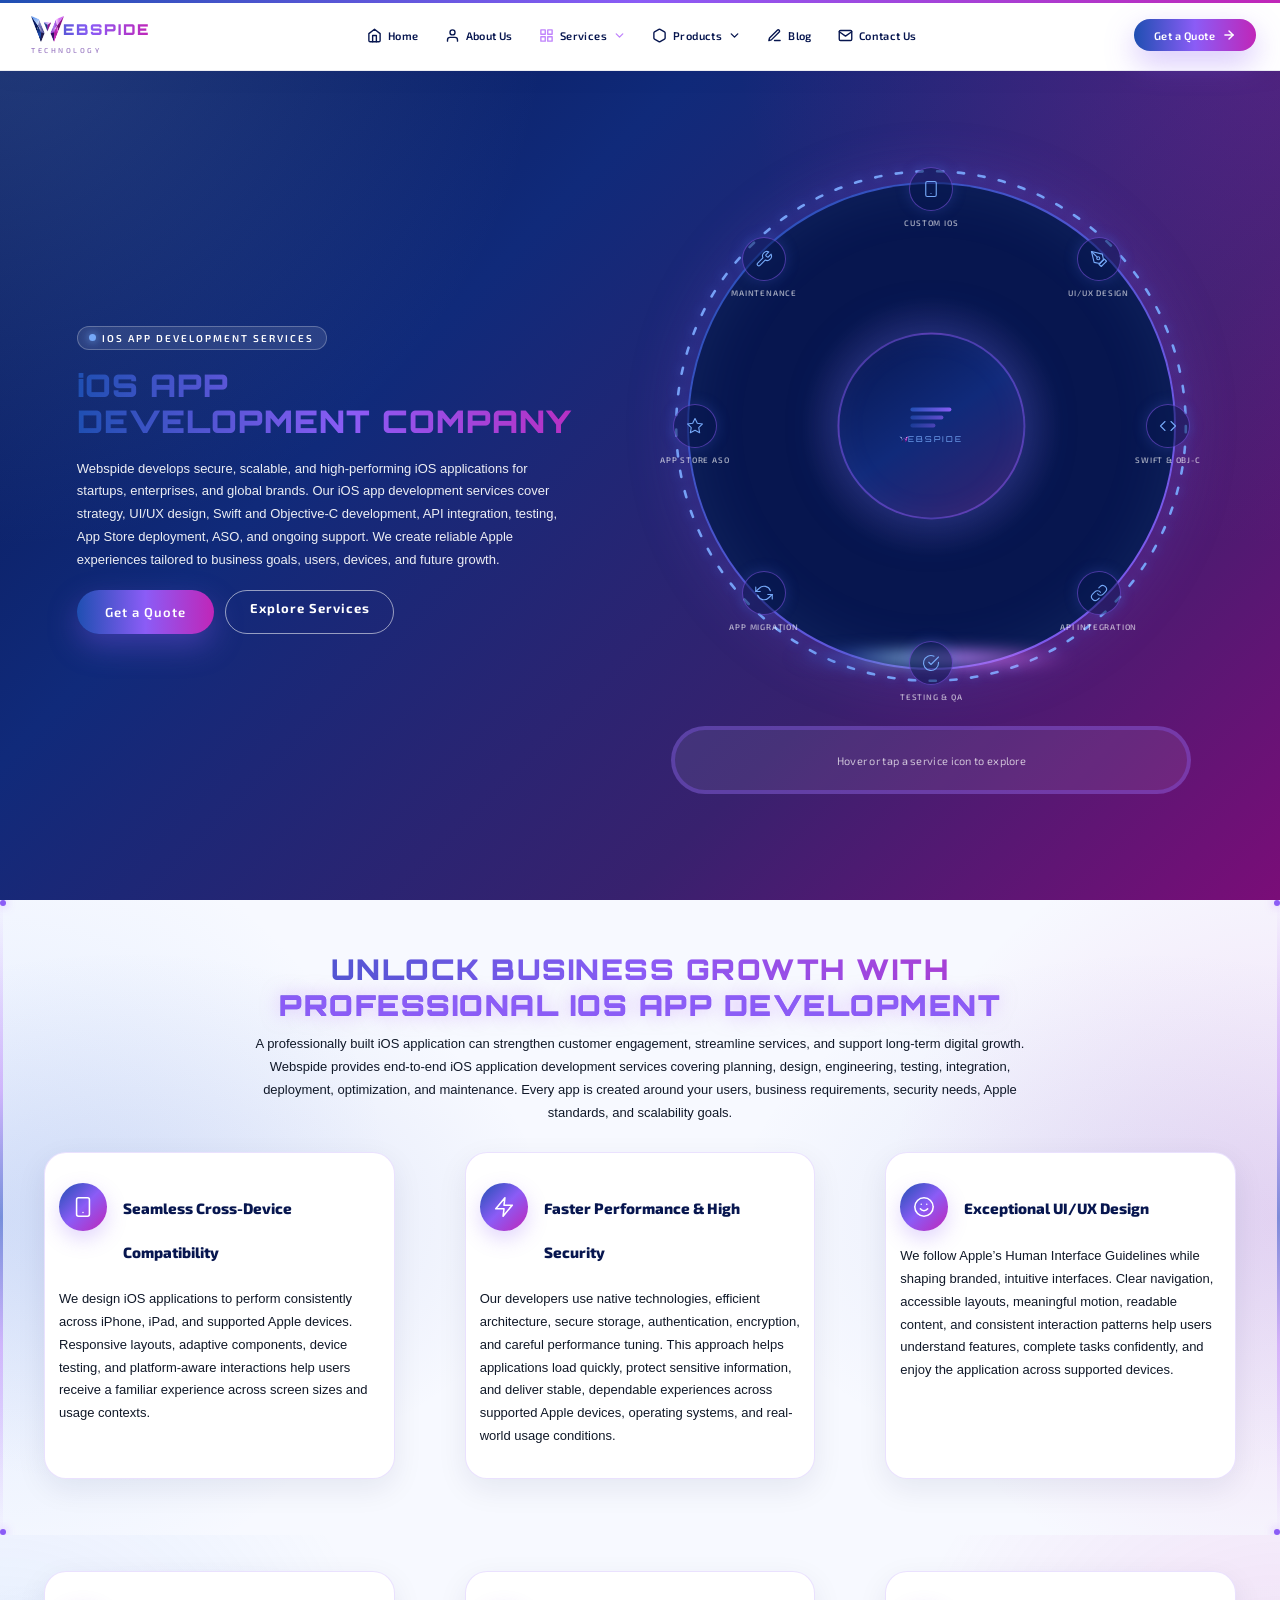
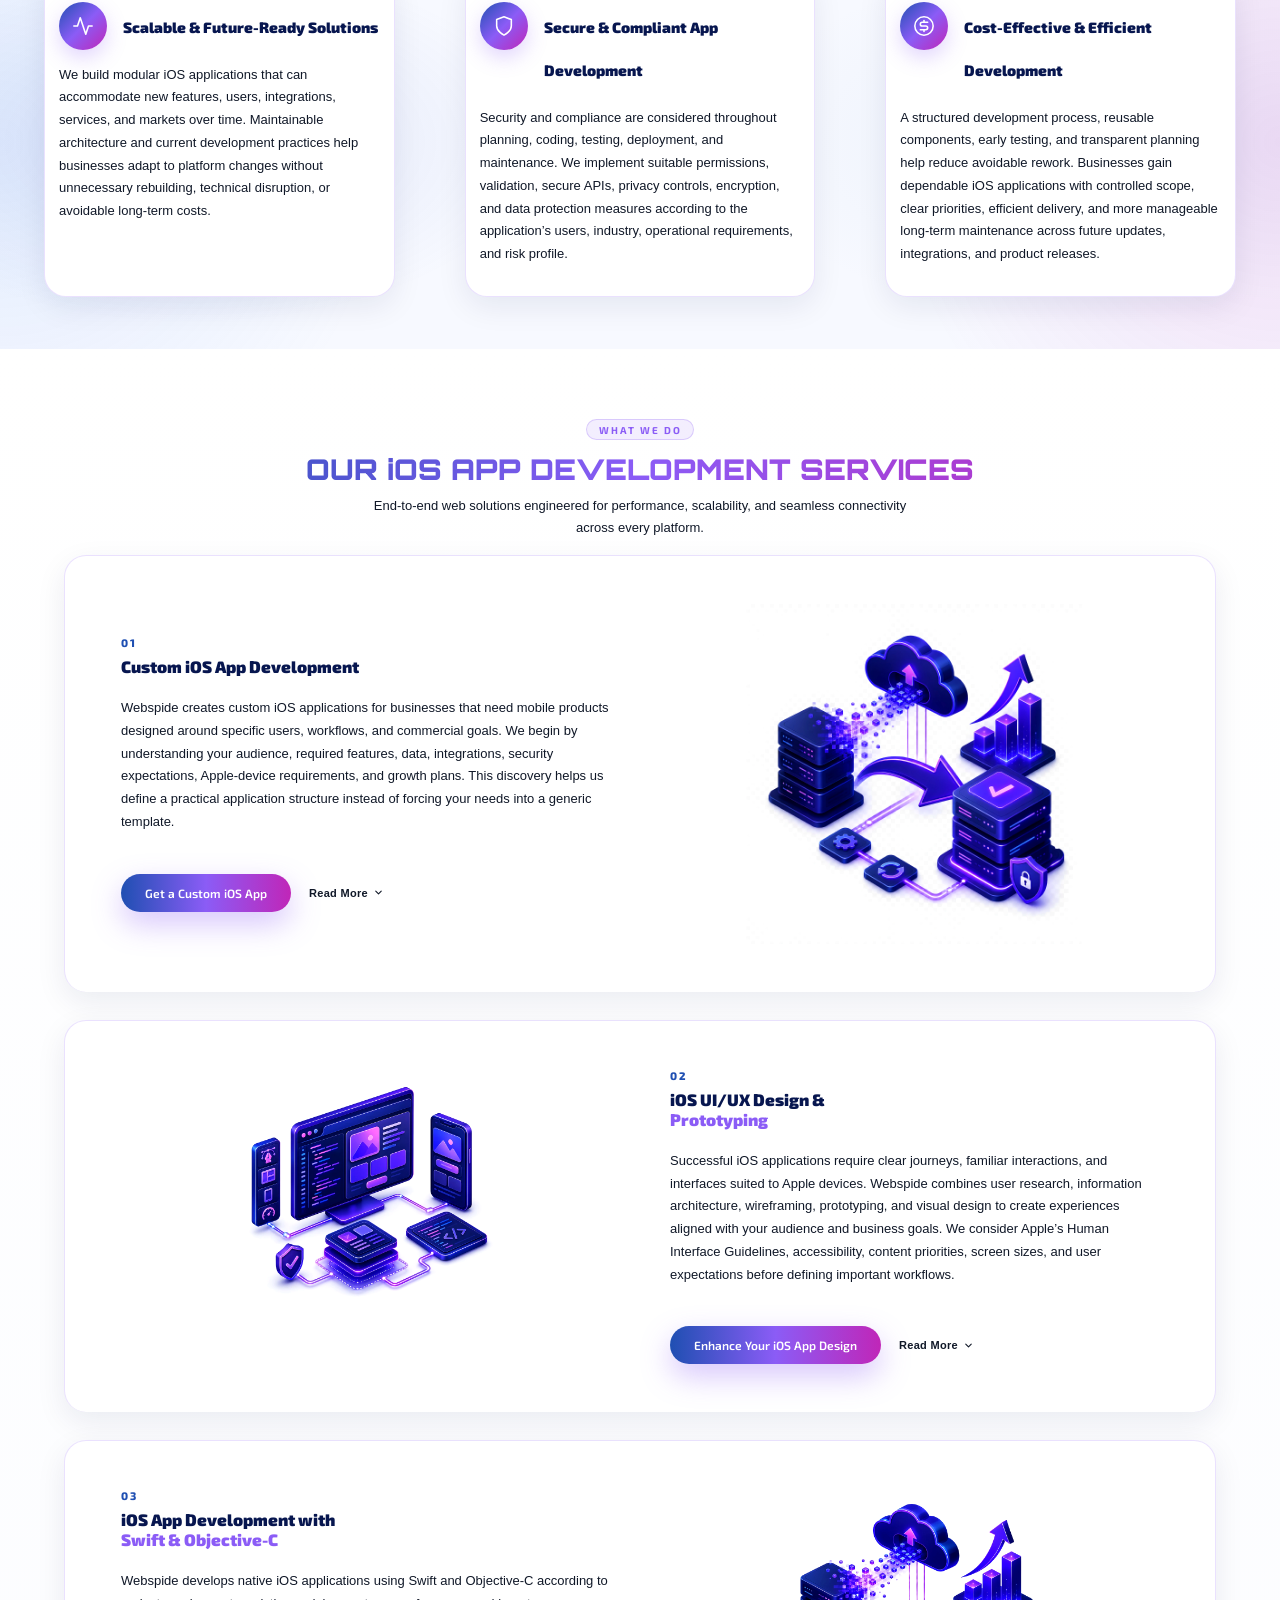
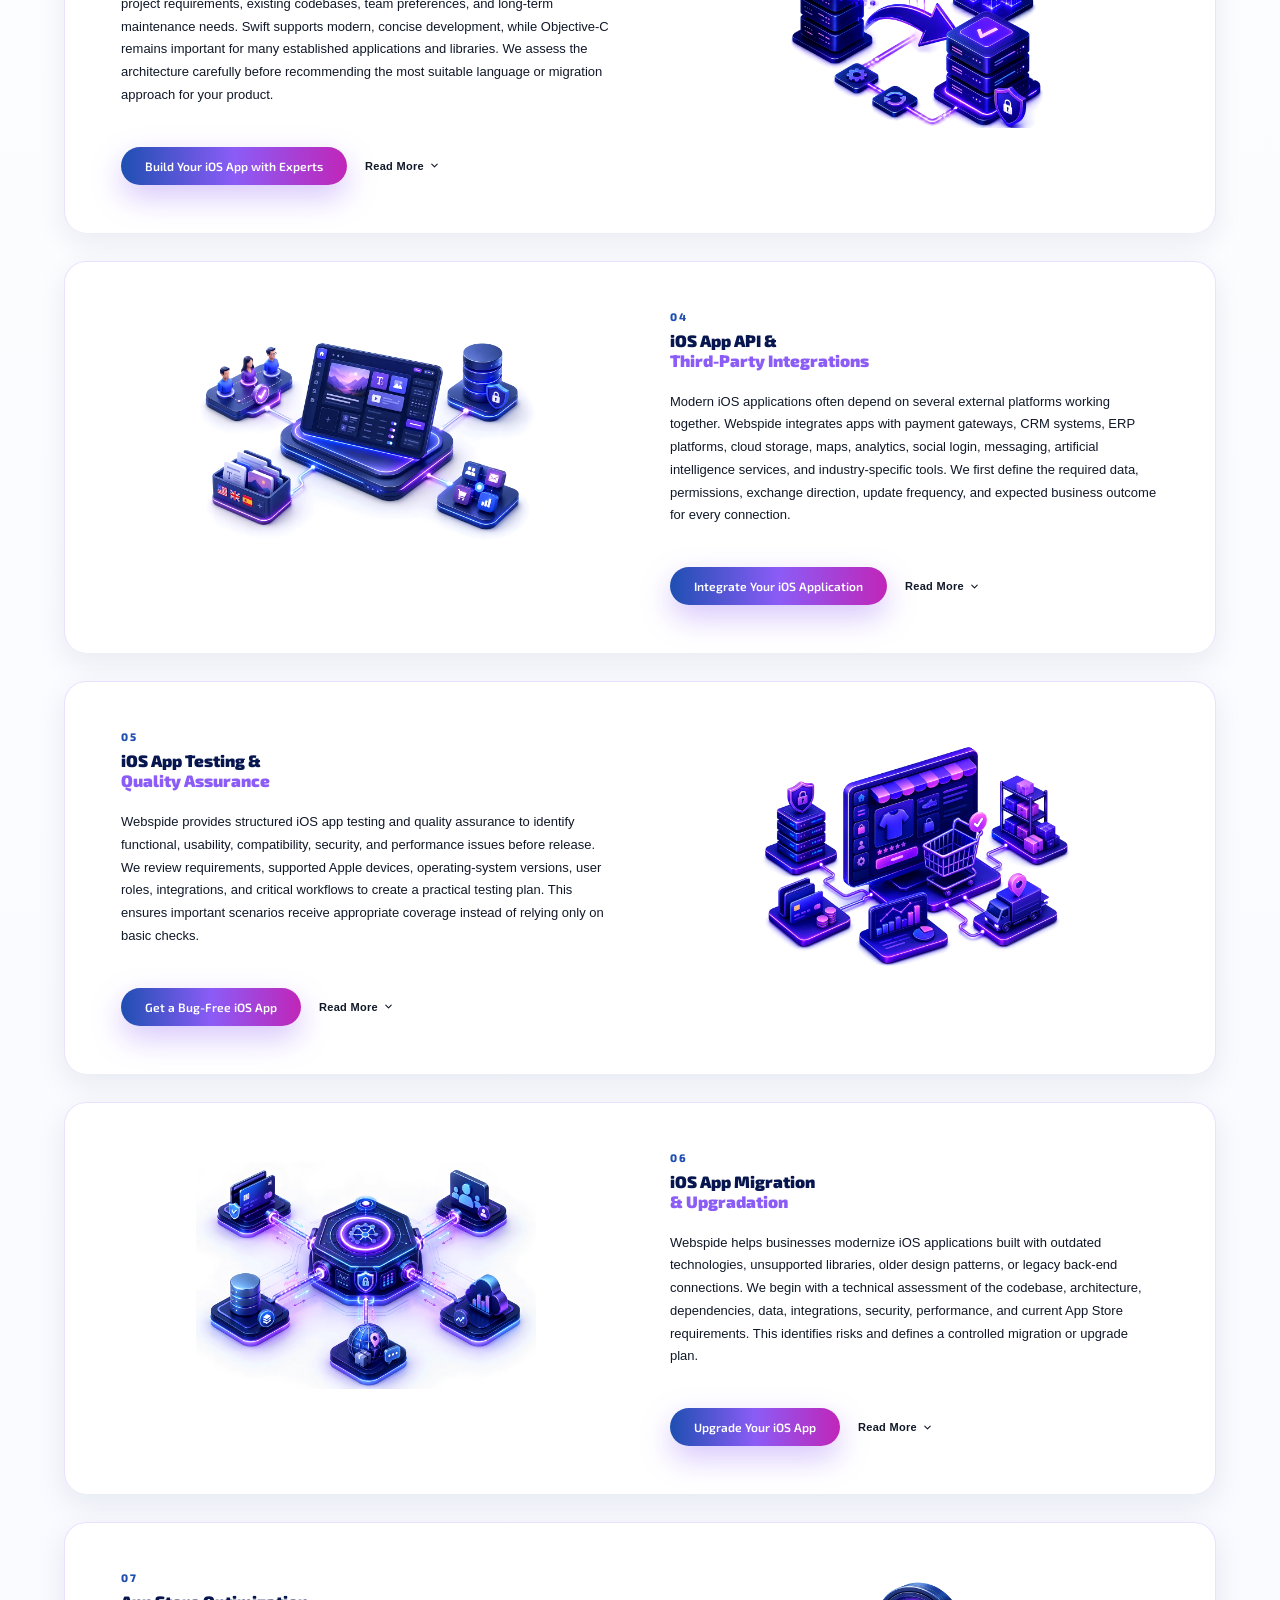
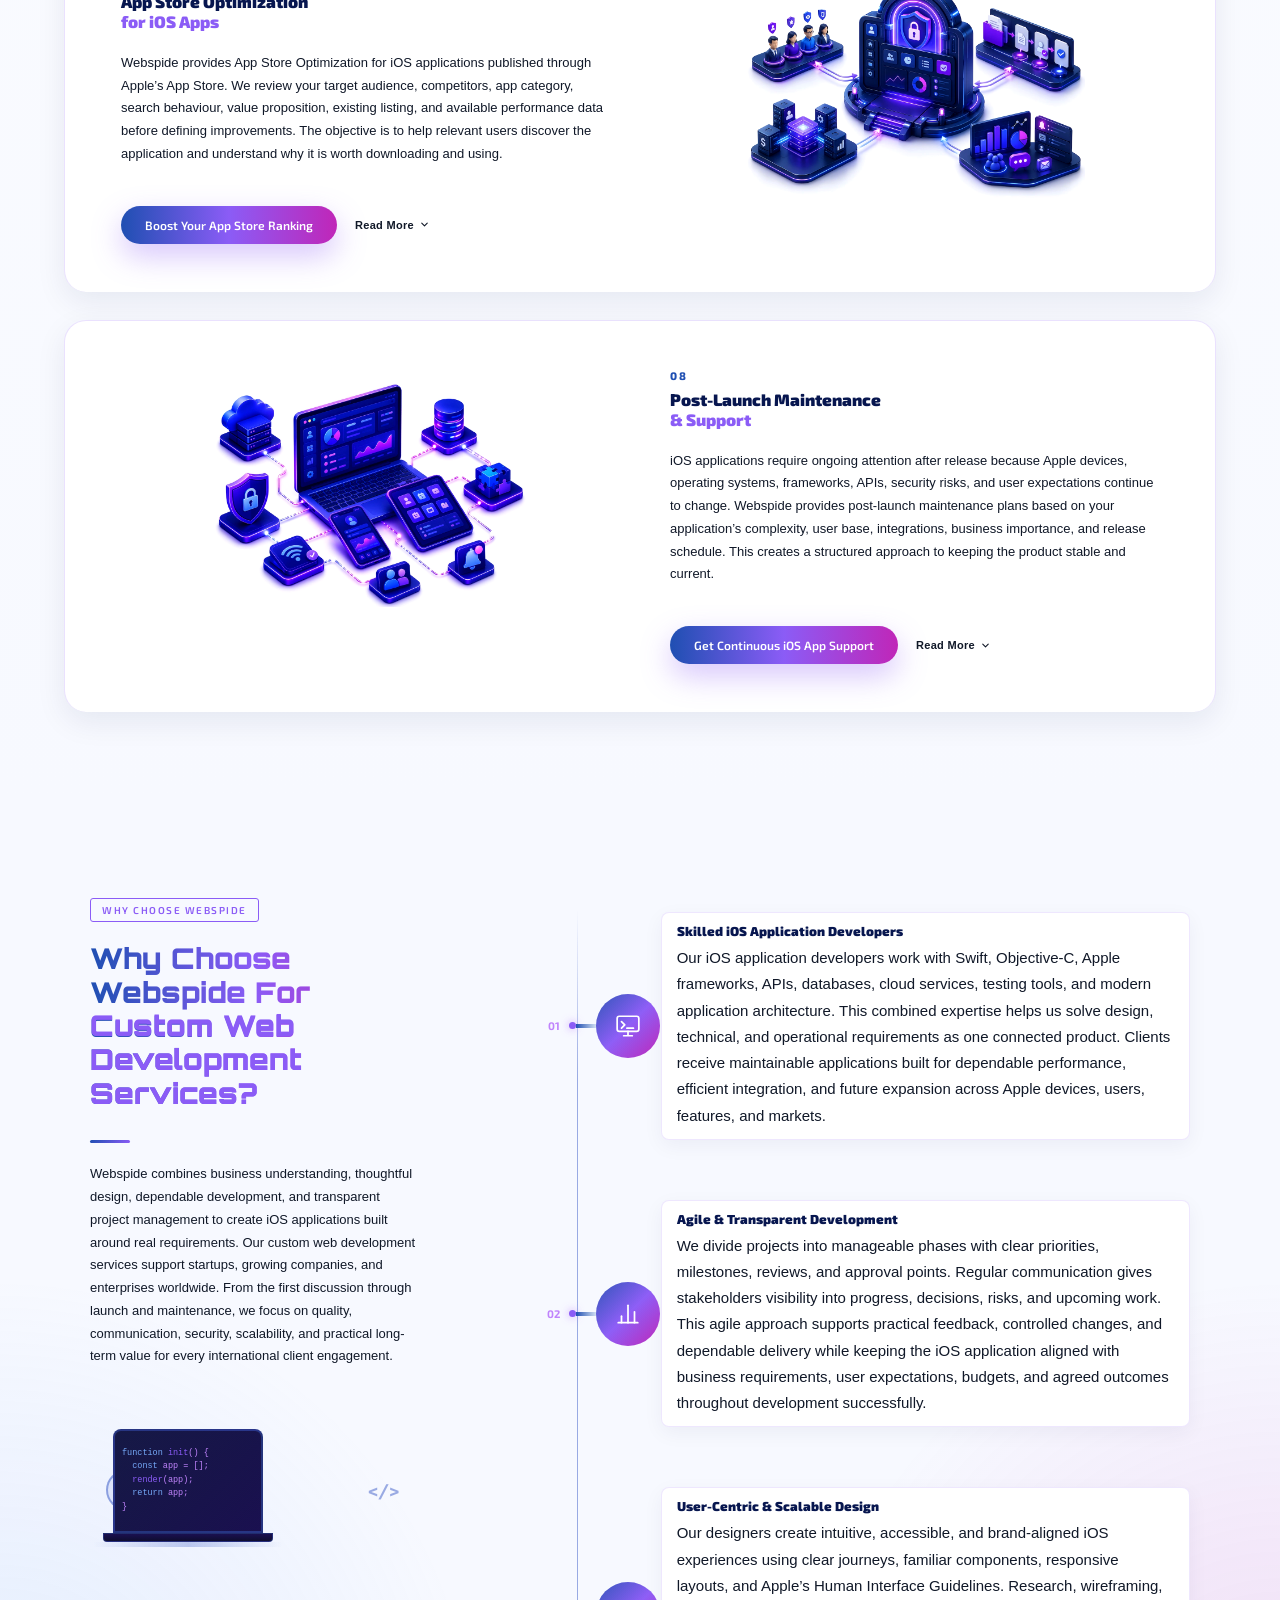
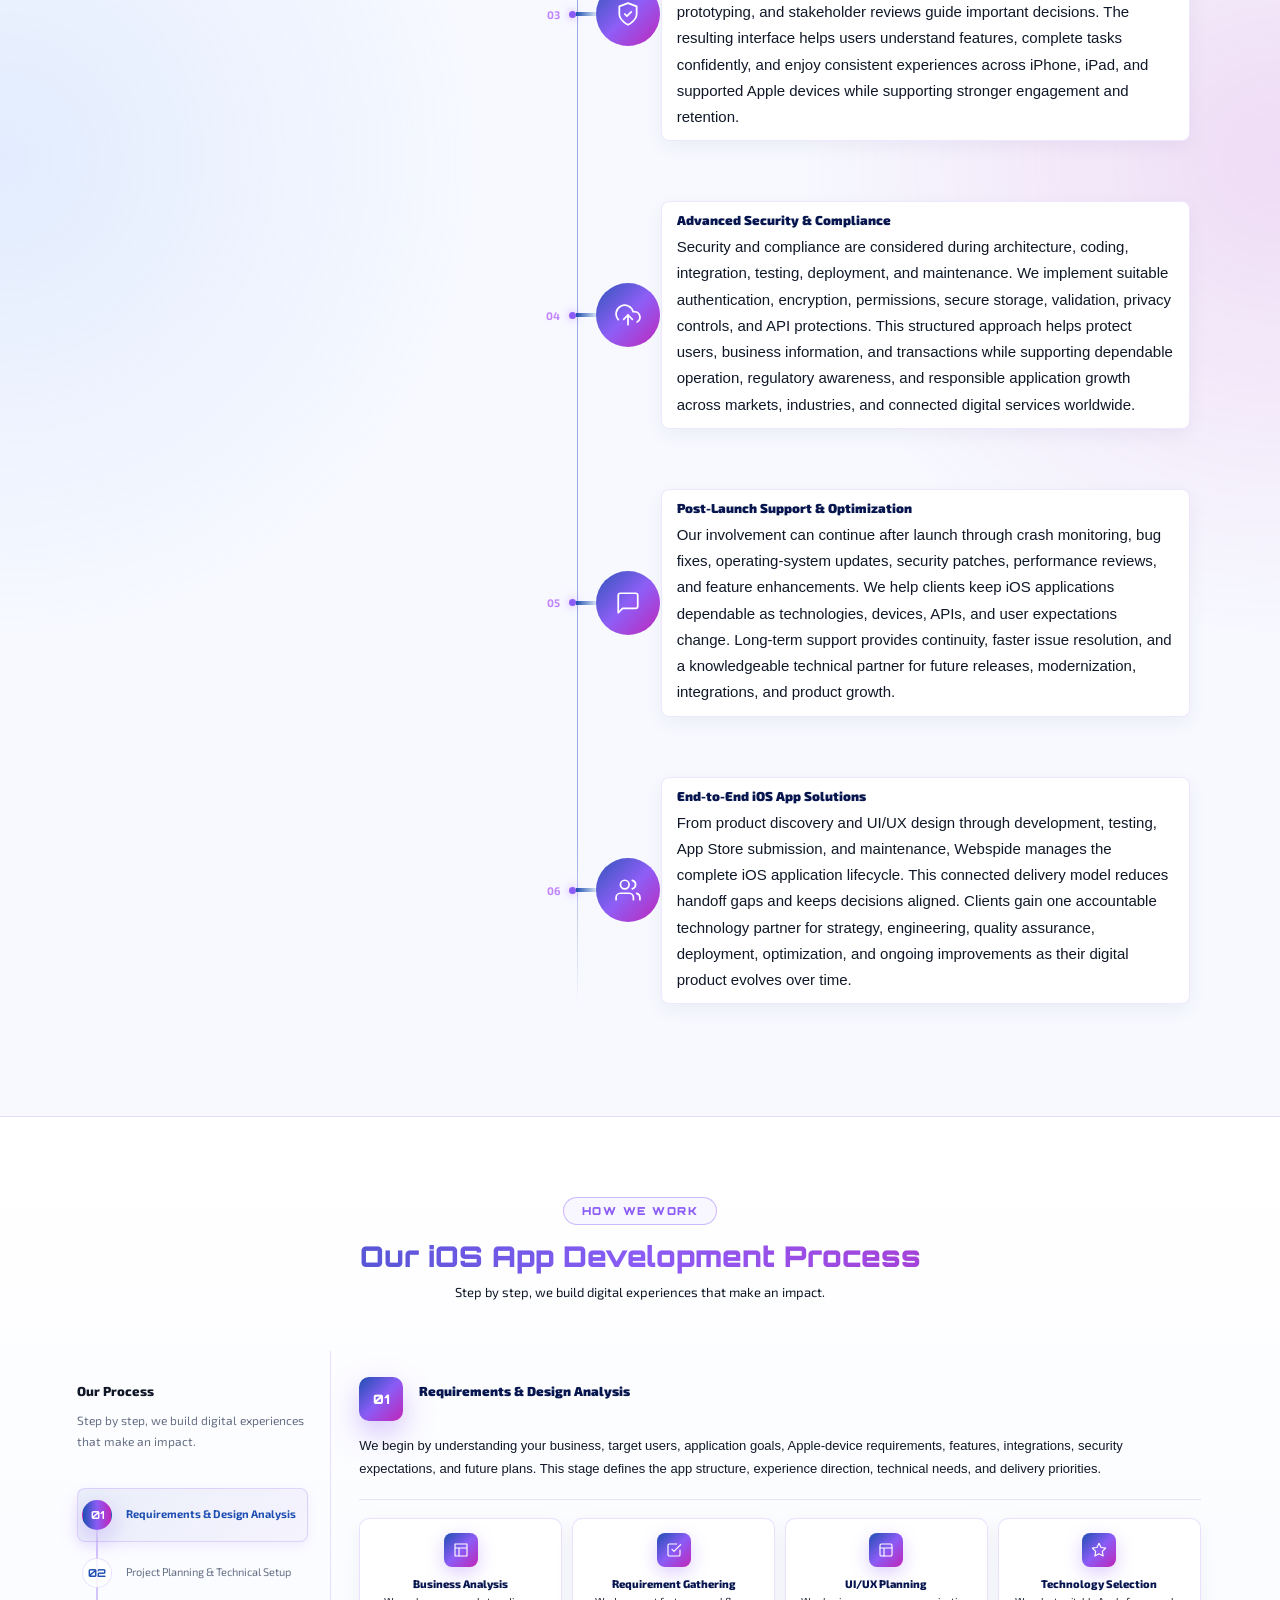
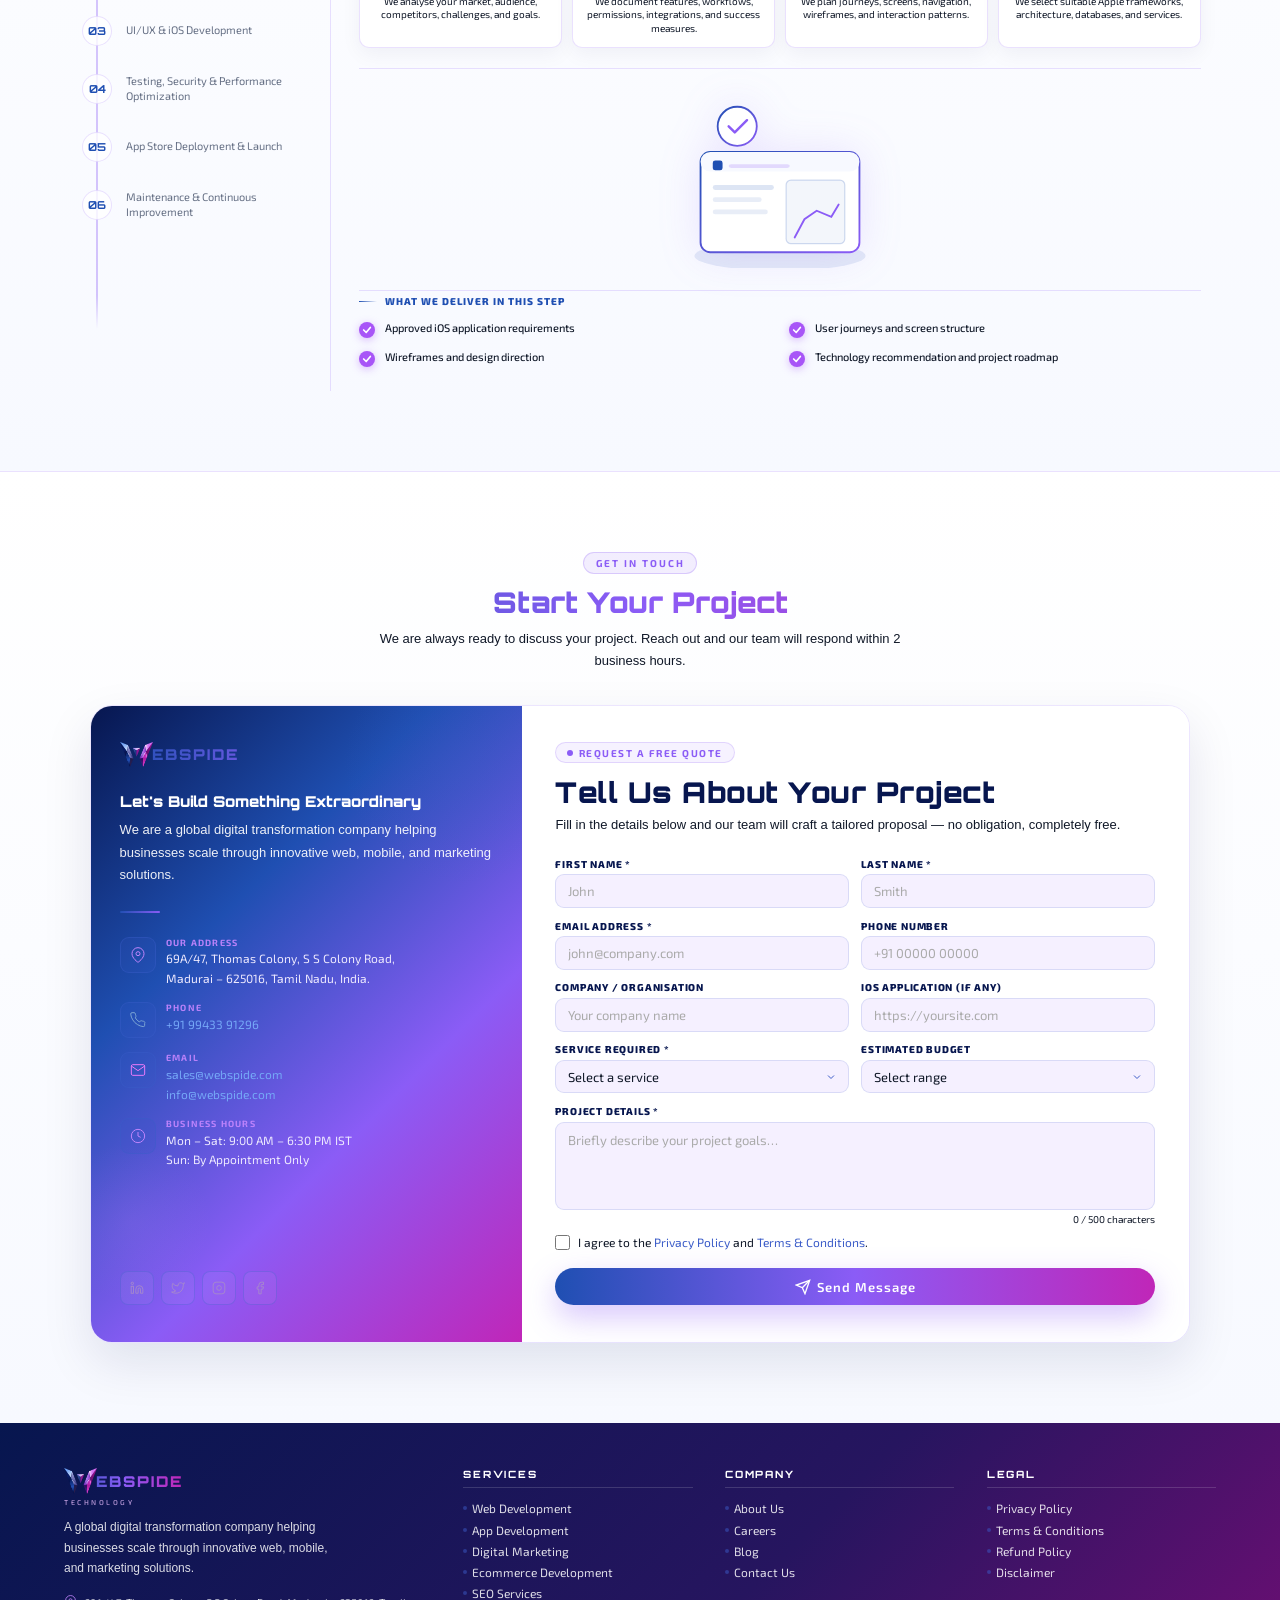
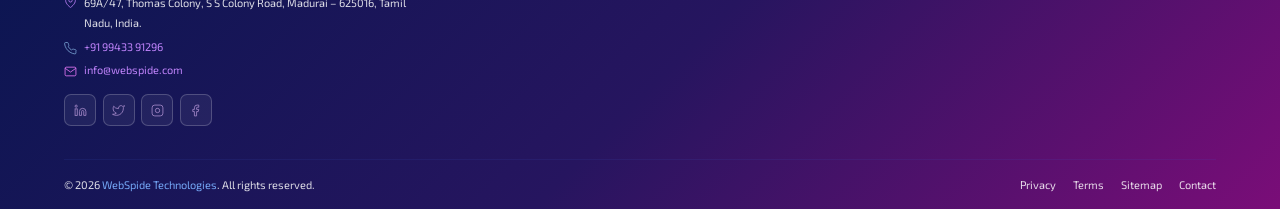
<file: indexios1.html>
<!DOCTYPE html>
<html lang="en">
<head>
<meta charset="UTF-8" />
  <title>iOS App Development Services Company | Webspide</title>

  <meta name="description"
        content="Build secure, scalable iOS apps with Webspide’s Swift development, UI/UX, testing, integrations, App Store ASO, migration, and support services.">

  <meta name="keywords"
        content="iOS app development services, iOS app development company, iOS application development services, iOS application development company, Custom iOS app development, iPhone app development company, iPhone app development services, iOS mobile app development, iOS application developers, Swift app development, Objective-C app development, iOS UI/UX design, iOS app testing services, iOS app migration services, App Store Optimization services, Hire iOS app developers">

<meta name="viewport" content="width=device-width, initial-scale=1.0" />

<link href="https://fonts.googleapis.com/css2?family=Orbitron:wght@400;600;700;900&family=Exo+2:wght@300;400;500;600;700;800;900&family=Poppins:wght@400;500;600;700;800&family=Rajdhani:wght@500;600;700&family=Nunito+Sans:wght@300;400;600;700&display=swap" rel="stylesheet" />
<style>
*,*::before,*::after{box-sizing:border-box;margin:0;padding:0}
:root{
  --ws-navy:#07164F;
  --ws-dark-blue:#102A7A;
  --ws-royal-blue:#1F4FB2;
  --ws-sky-blue:#75A8F7;
  --ws-indigo:#38216E;
  --ws-violet:#8B5CF6;
  --ws-purple:#A855F7;
  --ws-magenta:#C026B8;
  --ws-dark-magenta:#7A0D78;
  --ws-light-bg:#F7F9FF;
  --ws-lavender-bg:#F3E8FF;
  --ws-text-dark:#101828;
  --ws-text-muted:#667085;
  --ws-main-gradient:linear-gradient(135deg,#07164F 0%,#1F4FB2 32%,#8B5CF6 65%,#C026B8 100%);
  --ws-btn-gradient:linear-gradient(90deg,#1F4FB2 0%,#8B5CF6 50%,#C026B8 100%);
  --ws-heading-gradient:linear-gradient(90deg,#1F4FB2,#8B5CF6,#C026B8);
  --ws-icon-gradient:linear-gradient(135deg,#1F4FB2,#8B5CF6,#C026B8);
  --ws-footer-gradient:linear-gradient(135deg,#07164F 0%,#26155F 55%,#7A0D78 100%);
  --ws-hero-gradient:
    radial-gradient(circle at top left,rgba(117,168,247,0.25),transparent 35%),
    radial-gradient(circle at top right,rgba(192,38,184,0.25),transparent 35%),
    linear-gradient(135deg,#07164F 0%,#102A7A 35%,#38216E 70%,#7A0D78 100%);
  --nav-h:70px;
  --navy:var(--ws-navy);--deep:var(--ws-dark-blue);--mid:var(--ws-indigo);
  --logo-1:var(--ws-royal-blue);--logo-2:var(--ws-sky-blue);--logo-3:var(--ws-violet);--logo-4:var(--ws-magenta);
  --purple:var(--ws-royal-blue);--cyan:var(--ws-sky-blue);--pink:var(--ws-violet);
  --accent1:var(--ws-royal-blue);--accent2:var(--ws-magenta);
  --text-main:#101828;--text-muted:#101828;
  --white:#fff;--grey:#101828;--violet:var(--ws-violet);
  --glow-p:rgba(31,79,178,0.35);--glow-c:rgba(139,92,246,0.3);
  --grad-logo:var(--ws-heading-gradient);
  --grad-logo-full:var(--ws-main-gradient);
  --grad-logo-btn:var(--ws-btn-gradient);
  --grad-logo-soft:linear-gradient(135deg,var(--ws-sky-blue),var(--ws-violet),var(--ws-magenta));
  --grad-logo-border:linear-gradient(135deg,var(--ws-royal-blue),var(--ws-violet));
  --card-bg:rgba(139,92,246,0.06);--card-border:rgba(139,92,246,0.18);
}
.gradient-heading{
  background:var(--ws-heading-gradient);
  -webkit-background-clip:text;
  -webkit-text-fill-color:transparent;
  background-clip:text;
}
.section-light{background:linear-gradient(180deg,#ffffff 0%,var(--ws-light-bg) 100%)}
.section-soft-gradient{
  background:
    radial-gradient(circle at left,rgba(117,168,247,0.16),transparent 30%),
    radial-gradient(circle at right,rgba(192,38,184,0.14),transparent 30%),
    var(--ws-light-bg);
}
html{scroll-behavior:smooth;font-size:112%}
body{background:var(--ws-light-bg);color:#101828;font-family:'Exo 2',sans-serif;overflow-x:hidden;min-height:100vh}
p{font-family:Arial,Helvetica,sans-serif;font-size:1rem;line-height:1.8;}

/* ═══════════════════════════════════
   HEADING STYLES — Bolder + Colored
   ═══════════════════════════════════ */
h1{font-weight:900!important}
h2{font-weight:800!important;color:#07164F!important}
h3{font-weight:800!important;color:#1F4FB2!important}
h4{font-weight:800!important;color:#38216E!important}
h5{font-weight:800!important;color:#8B5CF6!important}
h6{font-weight:800!important;color:#C026B8!important}

/* Override gradient headings to keep gradient on specific elements */
.gradient-heading,
.section-title.gradient-heading,
.ts-header h2.gradient-heading,
.left-title.gradient-heading,
.b1-title.gradient-heading,
.cta-section h2{
  color:transparent!important;
  -webkit-text-fill-color:transparent!important;
  font-weight:900!important;
}

/* Card titles in service section stay dark */
.services-section .card-title{color:#07164F!important;font-weight:900!important}
.services-section .card-title span{color:#8B5CF6!important}

/* Contact heading on dark bg stays white */
.con-heading h2{color:#ffffff!important;font-weight:900!important}

/* HOW WE WORK panel h3 */
.hww-ph-text h3{color:#07164F!important;font-weight:900!important}

/* Feature titles in Why Choose Us */
.feature-title{color:#07164F!important;font-weight:900!important}
.feature-title .accent{color:#8B5CF6!important}

/* hww sub-title */
.hww-sub-title{color:#07164F!important;font-weight:800!important}

/* form title */
.form-title{color:#07164F!important;font-weight:900!important}

/* success state h4 */
.success-state h4{color:#07164F!important;font-weight:900!important}

/* b1/b2 card titles */
.b1-card-title,.b2-card-title{color:#07164F!important;font-weight:800!important}

/* ═══════════════════════════════════
   GRAY → BLACK text overrides
   ═══════════════════════════════════ */
.section-sub,
.left-desc,
.feature-desc,
.b1-desc,
.b2-card-desc,
.b1-card-desc,
.card-desc,
.card-desc-extra,
.hero-desc,
.orb-card-tag,
.orb-panel-tag,
.orb-panel-empty,
.hww-ph-text p,
.hww-sub-desc,
.hww-del-item,
.cta-section p,
.form-sub,
.ft-desc,
.ft-contact-item span,
.fb-copy,
.ft-links a,
.fb-legal a,
.stat-label,
.svc-btn-link,
.ts-header h3,
.ts-header p,
.ts-tech-item span,
.ts-row-label span,
.con-heading p,
.char-hint,
.terms-row span{
  color:#101828!important;
}

/* Keep white text on dark/gradient backgrounds */
.hero.hero-section .hero-desc{color:rgba(255,255,255,.92)!important}
.hero.hero-section .stat-label{color:rgba(255,255,255,.8)!important}
.con-heading p{color:rgba(255,255,255,.92)!important}
.site-footer .ft-desc,
.site-footer .ft-contact-item span,
.site-footer .fb-copy,
.site-footer .ft-links a,
.site-footer .fb-legal a{color:rgba(255,255,255,.85)!important}
.cta-section p{color:rgba(255,255,255,.92)!important}

/* banner text on light bg */
.banner-1 .b1-desc,
.banner-2 .b2-card-desc{color:#101828!important}

.bg-layer,.bg-grid{display:none}

.site-header{
  position:fixed;top:0;left:0;right:0;z-index:200;
  background:#ffffff;backdrop-filter:blur(12px);
  border-bottom:1px solid rgba(7,22,79,0.08);
  box-shadow:0 4px 24px rgba(7,22,79,0.06);
}
.site-header::before{
  content:'';position:absolute;top:0;left:0;right:0;height:3px;
  background:var(--ws-btn-gradient);
}

.nav-bar{
  display:flex;align-items:center;justify-content:space-between;
  padding:0 24px;height:var(--nav-h);max-width:1600px;margin:0 auto;gap:12px;
}
.logo-wrap{display:flex;align-items:center;gap:.55rem;text-decoration:none;flex-shrink:0}
.logo-name{font-family:'Orbitron',sans-serif;font-size:1.15rem;font-weight:900;background:var(--grad-logo);-webkit-background-clip:text;-webkit-text-fill-color:transparent;letter-spacing:2px;white-space:nowrap;display:inline-flex;align-items:center}
.logo-name .w-logo{height:1.95rem;width:auto;margin-right:-1px;vertical-align:middle;object-fit:contain;display:inline-block}
.logo-sub{font-size:.55rem;font-weight:600;letter-spacing:2.5px;color:#a78bca;text-transform:uppercase;display:block;margin-top:1px}

.nav-links-new{display:flex;align-items:center;gap:2px;list-style:none;flex:1;justify-content:center}
.nav-links-new li{position:relative}
.nav-links-new a,
.nav-links-new>li>button{
  display:flex;align-items:center;gap:6px;text-decoration:none;
  color:#07164F;font-size:.94rem;font-weight:600;letter-spacing:.4px;
  padding:7px 12px;border-radius:8px;
  transition:color .2s,background .2s;white-space:nowrap;
  cursor:pointer;background:transparent;border:none;font-family:'Exo 2',sans-serif;
}
.nav-links-new a:hover,
.nav-links-new>li>button:hover{color:#fff;background:rgba(58,92,200,.18)}
.nav-icon{width:15px;height:15px;stroke:#07164F;fill:none;stroke-width:2.2;stroke-linecap:round;stroke-linejoin:round;transition:stroke .2s;flex-shrink:0}
.nav-links-new a:hover .nav-icon,
.nav-links-new>li>button:hover .nav-icon{stroke:#c084fc}
.nav-arrow{width:13px;height:13px;stroke:#07164F;fill:none;stroke-width:2.5;stroke-linecap:round;stroke-linejoin:round;transition:transform .3s,stroke .2s;flex-shrink:0}

.nav-item-services>button{
  background:rgba(59,92,200,.22);border:1px solid rgba(58,92,200,.55);
  color:#fff;animation:svcPulse 3s ease-in-out infinite;
}
@keyframes svcPulse{
  0%,100%{border-color:rgba(58,92,200,.55)}
  50%{border-color:rgba(123,164,212,.8);box-shadow:0 0 12px rgba(58,92,200,.25)}
}
.nav-item-services>button .nav-icon,
.nav-item-services>button .nav-arrow{stroke:#c084fc}
.nav-item-services.open>button .nav-arrow,
.nav-item-products.open>button .nav-arrow{transform:rotate(180deg)}
.nav-item-services.open>button,
.nav-item-services>button:hover{background:rgba(59,92,200,.32)}

.nav-item-products>button{
  display:flex;align-items:center;gap:6px;color:#c8c0e8;font-size:.82rem;
  font-weight:500;padding:7px 12px;border-radius:8px;cursor:pointer;
  background:transparent;border:none;font-family:'Exo 2',sans-serif;
  transition:color .2s,background .2s;
}
.nav-item-products.open>button,
.nav-item-products>button:hover{color:#fff;background:rgba(59,92,200,.18)}
.nav-item-products.open>button .nav-icon,
.nav-item-products>button:hover .nav-icon{stroke:#c084fc}

.nav-cta-new{
  display:flex;align-items:center;gap:7px;padding:9px 20px;border-radius:30px;
  background:var(--grad-logo-btn);color:#fff;font-weight:700;
  font-size:.82rem;letter-spacing:.5px;text-decoration:none;cursor:pointer;
  border:none;font-family:'Exo 2',sans-serif;white-space:nowrap;flex-shrink:0;
  box-shadow:0 4px 20px rgba(59,92,200,.45);transition:transform .2s,box-shadow .2s;
  animation:ctaGlow 3s ease-in-out infinite;
}
@keyframes ctaGlow{
  0%,100%{box-shadow:0 4px 20px rgba(59,92,200,.4)}
  50%{box-shadow:0 4px 32px rgba(192,132,252,.75)}
}
.nav-cta-new:hover{transform:translateY(-2px);box-shadow:0 8px 32px rgba(192,132,252,.7)!important;animation:none}
.nav-cta-new svg{width:14px;height:14px;stroke:#fff;fill:none;stroke-width:2.5;stroke-linecap:round;stroke-linejoin:round;transition:transform .2s}
.nav-cta-new:hover svg{transform:translateX(3px)}

.hamburger{display:none;flex-direction:column;justify-content:center;align-items:center;gap:5px;width:40px;height:40px;border:1px solid rgba(59,92,200,.4);border-radius:8px;background:rgba(59,92,200,.1);cursor:pointer;flex-shrink:0;transition:border-color .2s,background .2s}
.hamburger:hover{border-color:#c084fc;background:rgba(59,92,200,.2)}
.hamburger span{display:block;width:20px;height:2px;background:#c084fc;border-radius:2px;transition:transform .3s,opacity .3s,width .3s}
.hamburger.open span:nth-child(1){transform:translateY(7px) rotate(45deg)}
.hamburger.open span:nth-child(2){opacity:0;width:0}
.hamburger.open span:nth-child(3){transform:translateY(-7px) rotate(-45deg)}

.mobile-menu{display:none;position:fixed;top:var(--nav-h);left:0;right:0;bottom:0;z-index:199;background:rgba(6,5,26,.98);backdrop-filter:blur(24px);overflow-y:auto;transform:translateX(100%);transition:transform .35s cubic-bezier(.4,0,.2,1)}
.mobile-menu.open{transform:translateX(0)}
.mobile-menu-inner{padding:20px 20px 40px;display:flex;flex-direction:column;gap:4px}
.mob-link{display:flex;align-items:center;gap:10px;padding:14px 16px;border-radius:10px;color:#c8c0e8;text-decoration:none;font-size:.95rem;font-weight:500;transition:background .2s,color .2s;border:1px solid transparent}
.mob-link:hover,.mob-link.active-mob{color:#fff;background:rgba(59,92,200,.15);border-color:rgba(59,92,200,.3)}
.mob-link svg{width:18px;height:18px;stroke:#9575cd;fill:none;stroke-width:1.8;stroke-linecap:round;stroke-linejoin:round;flex-shrink:0}
.mob-link:hover svg,.mob-link.active-mob svg{stroke:#c084fc}
.mob-section-title{font-family:'Orbitron',sans-serif;font-size:.62rem;font-weight:700;letter-spacing:2.5px;text-transform:uppercase;color:var(--logo-2);padding:18px 16px 8px;border-top:1px solid rgba(59,92,200,.15);margin-top:8px}
.mob-sub-link{display:flex;align-items:center;gap:8px;padding:9px 16px 9px 28px;border-radius:8px;color:#a78bca;text-decoration:none;font-size:.82rem;transition:color .2s,background .2s}
.mob-sub-link::before{content:'';width:5px;height:5px;border-radius:50%;background:rgba(59,92,200,.5);flex-shrink:0;transition:background .2s}
.mob-sub-link:hover{color:#e8e0ff;background:rgba(59,92,200,.08)}
.mob-sub-link:hover::before{background:#c084fc}
.mob-cta{margin-top:20px;padding:14px;border-radius:12px;background:var(--grad-logo-btn);color:#fff;font-weight:700;font-size:.95rem;letter-spacing:1px;text-align:center;text-decoration:none;display:block;box-shadow:0 4px 20px rgba(59,92,200,.45)}

/* ── Dropdown wrapper ── */
.mega-dropdown {
  background: #ffffff !important;
  border: 1px solid rgba(139, 92, 246, 0.18) !important;
  border-radius: 16px !important;
  box-shadow: 0 20px 60px rgba(7, 22, 79, 0.14), 0 4px 16px rgba(139, 92, 246, 0.08) !important;
  padding: 20px !important;
  backdrop-filter: none !important;
}
 
/* Triangle pointer above dropdown */
.mega-dropdown::before {
  display: block !important;
  content: '' !important;
  position: absolute !important;
  top: -10px !important;
  left: 50% !important;
  transform: translateX(-50%) !important;
  border-left: 10px solid transparent !important;
  border-right: 10px solid transparent !important;
  border-bottom: 10px solid #ffffff !important;
  filter: drop-shadow(0 -2px 4px rgba(139, 92, 246, 0.15)) !important;
  z-index: 10 !important;
}
.mega-dropdown::after {
  display: none !important;
}
 
/* ── 3-column grid ── */
.mega-inner {
  display: grid !important;
  grid-template-columns: repeat(3, 1fr) !important;
  gap: 14px !important;
  max-width: 1600px !important;
  margin: 0 auto !important;
}
 
/* ── Individual card ── */
.mega-col {
  background: #F7F9FF !important;
  border: 1.5px solid rgba(139, 92, 246, 0.18) !important;
  border-radius: 14px !important;
  padding: 22px 20px 24px !important;
  transition: border-color 0.22s, box-shadow 0.22s, background 0.22s !important;
  position: relative !important;
  overflow: hidden !important;
}
 
.mega-col::after {
  content: '' !important;
  position: absolute !important;
  top: 0 !important;
  left: 0 !important;
  right: 0 !important;
  height: 3px !important;
  background: linear-gradient(90deg, #1F4FB2, #8B5CF6, #C026B8) !important;
  opacity: 0 !important;
  transition: opacity 0.22s !important;
}
 
.mega-col:hover {
  background: #ffffff !important;
  border-color: rgba(139, 92, 246, 0.38) !important;
  box-shadow: 0 8px 28px rgba(139, 92, 246, 0.12) !important;
}
 
.mega-col:hover::after {
  opacity: 1 !important;
}
 
/* ── Card header ── */
.mega-col-header {
  display: flex !important;
  align-items: center !important;
  gap: 14px !important;
  padding-bottom: 14px !important;
  margin-bottom: 14px !important;
  border-bottom: 2px solid rgba(139, 92, 246, 0.15) !important;
}
 
/* ── Icon box — gradient, matches screenshot ── */
.mega-col-icon {
  width: 46px !important;
  height: 46px !important;
  min-width: 46px !important;
  border-radius: 12px !important;
  background: linear-gradient(135deg, #1F4FB2 0%, #8B5CF6 55%, #C026B8 100%) !important;
  display: flex !important;
  align-items: center !important;
  justify-content: center !important;
  flex-shrink: 0 !important;
  box-shadow: 0 6px 18px rgba(139, 92, 246, 0.35) !important;
}
 
.mega-col-icon svg {
  width: 22px !important;
  height: 22px !important;
  stroke: #ffffff !important;
  fill: none !important;
  stroke-width: 2 !important;
  stroke-linecap: round !important;
  stroke-linejoin: round !important;
  opacity: 1 !important;
  filter: none !important;
}
 
/* ── Section title ── */
.mega-col-title {
  font-family: 'Exo 2', sans-serif !important;
  font-size: 1rem !important;
  font-weight: 800 !important;
  color: #07164F !important;
  -webkit-text-fill-color: #07164F !important;
  letter-spacing: 0.2px !important;
  line-height: 1.2 !important;
  text-shadow: none !important;
}
 
/* ── Links wrapper — 2-col grid ── */
.mega-links {
  display: grid !important;
  grid-template-columns: 1fr 1fr !important;
  gap: 4px 10px !important;
}
 
/* Override for App Development (fewer items, single col looks better) */
.mega-col:nth-child(2) .mega-links {
  grid-template-columns: 1fr 1fr !important;
}
 
/* ── Individual link ── */
.mega-link {
  display: flex !important;
  align-items: center !important;
  gap: 8px !important;
  font-family: 'Exo 2', sans-serif !important;
  font-size: 0.95rem !important;
  font-weight: 500 !important;
  color: #344157 !important;
  text-decoration: none !important;
  padding: 6px 8px !important;
  border-radius: 6px !important;
  line-height: 1.35 !important;
  transition: background 0.18s, color 0.18s, transform 0.15s !important;
  white-space: normal !important;
}
 
/* Bullet dot */
.mega-link::before {
  content: '' !important;
  width: 6px !important;
  height: 6px !important;
  min-width: 6px !important;
  border-radius: 50% !important;
  background: #8B5CF6 !important;
  flex-shrink: 0 !important;
  box-shadow: 0 0 5px rgba(139, 92, 246, 0.5) !important;
  transition: background 0.18s !important;
}
 
/* Hover */
.mega-link:hover {
  background: rgba(139, 92, 246, 0.08) !important;
  color: #1F4FB2 !important;
  transform: translateX(3px) !important;
}
 
.mega-link:hover::before {
  background: #C026B8 !important;
  box-shadow: 0 0 8px rgba(192, 38, 184, 0.6) !important;
}
@media (max-width: 900px) {
  .mega-inner {
    grid-template-columns: 1fr !important;
  }
  .mega-col:first-child .mega-links,
  .mega-col-app .mega-links {
    grid-template-columns: 1fr 1fr !important;
  }
}
.mega-col-app .mega-links{
  display:grid;grid-template-columns:1fr 1fr;gap:0 4px;
}

.simple-dropdown{
  position:absolute;top:calc(100% + 8px);left:50%;
  transform:translateX(-50%) translateY(4px);
  min-width:80px;background:rgba(7,5,24,.98);
  border:1px solid rgba(59,92,200,.3);border-radius:10px;
  padding:6px 0;opacity:0;visibility:hidden;pointer-events:none;
  transition:opacity .2s,visibility .2s,transform .2s;
  box-shadow:0 20px 50px rgba(0,0,0,.5)
}
.nav-item-products.open .simple-dropdown{
  opacity:1;visibility:visible;pointer-events:auto;transform:translateX(-50%) translateY(0)
}
.simple-dropdown a{display:block;padding:8px 16px;color:#a78bca;font-size:.8rem;text-decoration:none;transition:color .2s,background .2s}
.simple-dropdown a:hover{color:#fff;background:rgba(59,92,200,.15)}

section,.cta-section,.contact-section,.sections,.banner{scroll-margin-top:var(--nav-h)}

.hero{position:relative;z-index:1;min-height:100vh;display:grid;grid-template-columns:1fr 1fr;align-items:center;padding:calc(var(--nav-h) + 50px) 6% 60px;gap:3rem}
.hero-left{display:flex;flex-direction:column;gap:1.4rem}
.badge{display:inline-flex;align-items:center;gap:.45rem;background:rgba(59,92,200,.15);border:1px solid rgba(59,92,200,.45);padding:.35rem .9rem;border-radius:30px;font-size:.82rem;font-weight:600;letter-spacing:2px;color:#c084fc;text-transform:uppercase;width:fit-content}
.badge::before{content:'';width:7px;height:7px;border-radius:50%;background:#c084fc;box-shadow:0 0 8px #c084fc;animation:pulse 2s infinite}
@keyframes pulse{0%,100%{opacity:1;transform:scale(1)}50%{opacity:.5;transform:scale(.8)}}
.hero h1{font-family:'Orbitron',sans-serif;font-size:clamp(1.4rem,3vw,2.4rem);font-weight:900;line-height:1.15;letter-spacing:1px}
.hero h1 .grad{background:linear-gradient(90deg,#fff 0%,#7ba4d4 35%,#c084fc 65%,#e879f9 100%);-webkit-background-clip:text;-webkit-text-fill-color:transparent;display:block}
.hero h1 .outline{-webkit-text-stroke:1.5px var(--logo-3);-webkit-text-fill-color:transparent;display:block}
.hero-desc{color:var(--text-muted);font-size:1rem;line-height:1.8;max-width:500px}
.hero-btns{display:flex;gap:.9rem;flex-wrap:wrap}
.btn-primary{padding:.7rem 1.8rem;border-radius:30px;background:var(--grad-logo-btn);color:#fff;font-weight:700;font-size:1rem;letter-spacing:1px;text-decoration:none;transition:transform .2s,box-shadow .2s;border:none;cursor:pointer;font-family:'Exo 2',sans-serif;display:inline-block;text-align:center}
.btn-primary:hover{transform:translateY(-3px);box-shadow:0 12px 30px rgba(59,92,200,.5)}
.btn-outline{padding:.7rem 1.8rem;border-radius:30px;border:1.5px solid #c084fc;color:#c084fc;font-weight:700;font-size:1rem;letter-spacing:1px;text-decoration:none;transition:background .2s,box-shadow .2s;background:transparent;cursor:pointer;font-family:'Exo 2',sans-serif;display:inline-block;text-align:center}
.btn-outline:hover{background:rgba(192,132,252,.1);box-shadow:0 0 20px rgba(192,132,252,.3)}
.hero-stats{display:flex;gap:2rem;padding-top:.4rem;flex-wrap:wrap}
.stat{display:flex;flex-direction:column;gap:.15rem}
.stat-num{font-family:'Orbitron',sans-serif;font-size:1.6rem;font-weight:900;background:var(--grad-logo);-webkit-background-clip:text;-webkit-text-fill-color:transparent}
.stat-label{font-size:.82rem;color:var(--text-muted);letter-spacing:1px;text-transform:uppercase}

.orbital-wrap{position:relative;display:flex;flex-direction:column;align-items:center;justify-content:center;width:100%;max-width:520px;margin:0 auto;gap:12px}

.orb-stage{position:relative;width:100%;aspect-ratio:1}

.rings-svg{position:absolute;inset:0;width:100%;height:100%;overflow:visible}
.dot-ring{transform-origin:50% 50%}
.dot-ring-1{animation:spinR 10s linear infinite;filter:drop-shadow(0 0 5px rgba(59,92,200,.9))}
.dot-ring-2{animation:spinR 7s linear infinite reverse;filter:drop-shadow(0 0 5px rgba(192,132,252,.9))}
.dot-ring-3{animation:spinR 14s linear infinite;filter:drop-shadow(0 0 4px rgba(232,121,249,.8))}
@keyframes spinR{from{transform:rotate(0deg)}to{transform:rotate(360deg)}}

.ring-glow{position:absolute;inset:3%;border-radius:50%;box-shadow:0 0 60px rgba(59,92,200,.28),inset 0 0 60px rgba(192,132,252,.1);border:2px solid transparent;background:linear-gradient(var(--navy),var(--navy)) padding-box,var(--grad-logo-border) border-box}

.center-device{position:relative;z-index:5;width:36%;aspect-ratio:1;display:flex;align-items:center;justify-content:center;position:absolute;left:50%;top:50%;transform:translate(-50%,-50%)}
.device-glow{position:absolute;inset:-20%;border-radius:50%;background:radial-gradient(ellipse,rgba(59,92,200,.32) 0%,rgba(192,132,252,.15) 40%,transparent 70%);animation:breathe 4s ease-in-out infinite}
@keyframes breathe{0%,100%{transform:scale(1);opacity:.8}50%{transform:scale(1.1);opacity:1}}
.device-screen{position:relative;z-index:2;width:100%;aspect-ratio:1;background:linear-gradient(145deg,#0e0a2e 0%,#1a0840 50%,#0c0930 100%);border-radius:50%;border:2px solid rgba(59,92,200,.5);box-shadow:0 0 50px rgba(59,92,200,.35),inset 0 0 30px rgba(192,132,252,.06);overflow:hidden;display:flex;align-items:center;justify-content:center;flex-direction:column;transition:border-color .4s,box-shadow .4s;cursor:pointer}
.device-screen.active{border-color:#c084fc;box-shadow:0 0 70px rgba(192,132,252,.5),inset 0 0 40px rgba(192,132,252,.1)}
.circle-idle{display:flex;flex-direction:column;align-items:center;gap:.5rem;padding:1rem;text-align:center;transition:opacity .3s}
.idle-bars{display:flex;flex-direction:column;gap:4px;width:65%}
.idle-bar{height:4px;border-radius:3px;background:var(--grad-logo-border);animation:barPulse 2s ease-in-out infinite}
.idle-bar:nth-child(2){animation-delay:.3s;opacity:.7;width:80%}
.idle-bar:nth-child(3){animation-delay:.6s;opacity:.5;width:60%}
@keyframes barPulse{0%,100%{transform:scaleX(.6);opacity:.5}50%{transform:scaleX(1);opacity:1}}
.idle-label{font-family:'Orbitron',sans-serif;font-size:.38rem;letter-spacing:2px;color:#c084fc;display:inline-flex;align-items:center}
.idle-label .w-logo{height:.5rem;width:auto;margin-right:-0.5px;vertical-align:middle;object-fit:contain;display:inline-block}
.circle-info{position:absolute;inset:0;display:flex;flex-direction:column;align-items:center;justify-content:center;gap:.3rem;padding:1rem;text-align:center;opacity:0;transform:scale(.85);transition:opacity .35s,transform .35s;pointer-events:none}
.circle-info.show{opacity:1;transform:scale(1);pointer-events:auto}
.ci-icon-wrap{width:38px;height:38px;border-radius:50%;display:flex;align-items:center;justify-content:center;background:rgba(192,132,252,.12);border:1.5px solid rgba(192,132,252,.4);margin-bottom:.1rem;flex-shrink:0}
.ci-icon-wrap svg{width:18px;height:18px;fill:none;stroke:#c084fc;stroke-width:1.5;stroke-linecap:round;stroke-linejoin:round}
.ci-num{font-family:'Orbitron',sans-serif;font-size:.45rem;font-weight:900;color:#ffffff;letter-spacing:1px;opacity:.85}
.ci-name{font-family:'Orbitron',sans-serif;font-size:.48rem;font-weight:900;letter-spacing:1px;line-height:1.35;color:#ffffff;-webkit-text-fill-color:#ffffff;background:none;text-shadow:0 0 10px rgba(192,132,252,.6)}

.orbit-icon{position:absolute;width:44px;height:44px;border-radius:50%;display:flex;align-items:center;justify-content:center;background:linear-gradient(135deg,rgba(14,10,46,.9),rgba(26,8,64,.9));border:1.5px solid rgba(59,92,200,.5);box-shadow:0 0 14px rgba(59,92,200,.3);cursor:pointer;transition:transform .3s,box-shadow .3s,border-color .3s;transform:translate(-50%,-50%);z-index:10;-webkit-tap-highlight-color:transparent;touch-action:manipulation}
.orbit-icon:hover{transform:translate(-50%,-50%) scale(1.2);box-shadow:0 0 24px rgba(192,132,252,.6);border-color:#c084fc}
.orbit-icon.selected{border-color:#c084fc;box-shadow:0 0 24px rgba(192,132,252,.8);background:linear-gradient(135deg,rgba(192,132,252,.2),rgba(59,92,200,.2))}
.orbit-icon svg{width:18px;height:18px;fill:none;stroke:#c084fc;stroke-width:1.5;stroke-linecap:round;stroke-linejoin:round}
.oi-label{position:absolute;bottom:-18px;left:50%;transform:translateX(-50%);font-size:.44rem;letter-spacing:.8px;white-space:nowrap;color:var(--text-muted);font-weight:600;text-transform:uppercase}

.platform{position:absolute;bottom:4%;left:50%;transform:translateX(-50%);width:55%;height:14px;background:linear-gradient(90deg,transparent,rgba(59,92,200,.6),#7ba4d4,#c084fc,rgba(232,121,249,.6),transparent);border-radius:50%;filter:blur(8px);animation:platformPulse 3s ease-in-out infinite}
@keyframes platformPulse{0%,100%{opacity:.6}50%{opacity:1}}

.orb-info-panel{
  width:100%;
  min-height:68px;
  background:rgba(59,92,200,.08);
  border:4px solid rgba(59,92,200,.28);
  border-radius:74px;
  padding:12px 16px;
  display:flex;
  align-items:center;
  gap:14px;
  transition:opacity .3s;
}
.orb-panel-icon{
  width:40px;height:40px;min-width:40px;border-radius:10px;
  background:var(--grad-logo-btn);
  display:flex;align-items:center;justify-content:center;
  box-shadow:0 0 16px rgba(59,92,200,.4);flex-shrink:0;
}
.orb-panel-icon svg{width:20px;height:20px;fill:none;stroke:#fff;stroke-width:1.6;stroke-linecap:round;stroke-linejoin:round}
.orb-panel-num{font-size:.72rem;color:rgba(192,132,252,.7);font-weight:700;letter-spacing:1.5px;text-transform:uppercase;margin-bottom:2px}
.orb-panel-name{font-family:'Orbitron',sans-serif;font-size:.78rem;font-weight:900;color:#e8e0ff;letter-spacing:.4px;margin-bottom:2px}
.orb-panel-tag{font-size:.82rem;color:#101828;line-height:1.5}
.orb-panel-empty{width:100%;text-align:center;font-size:.84rem;color:#101828;letter-spacing:.3px}

.orbit-cards-mobile{display:none;grid-template-columns:repeat(2,1fr);gap:10px;padding:0 4%;margin-top:-10px;margin-bottom:20px}
.orb-card{background:rgba(59,92,200,.08);border:1px solid rgba(59,92,200,.3);border-radius:12px;padding:2px;display:flex;align-items:center;gap:10px;cursor:pointer;text-decoration:none;transition:border-color .2s,background .2s}
.orb-card:hover{border-color:rgba(192,132,252,.5);background:rgba(59,92,200,.14)}
.orb-card-icon{width:36px;height:36px;border-radius:50%;background:rgba(59,92,200,.15);border:1px solid rgba(59,92,200,.4);display:flex;align-items:center;justify-content:center;flex-shrink:0}
.orb-card-icon svg{width:18px;height:18px;fill:none;stroke:#c084fc;stroke-width:1.5;stroke-linecap:round;stroke-linejoin:round}
.orb-card-name{font-family:'Orbitron',sans-serif;font-size:.68rem;font-weight:700;color:#fff;letter-spacing:.5px}
.orb-card-tag{font-size:.74rem;color:#101828;margin-top:2px;line-height:1.4}

.section{position:relative;z-index:1;padding:70px 6%}
.section-head{text-align:center;margin-bottom:3rem}
.section-tag{display:inline-block;background:rgba(192,132,252,.1);border:1px solid rgba(192,132,252,.3);color:#c084fc;font-size:.82rem;font-weight:700;letter-spacing:3px;text-transform:uppercase;padding:.28rem .9rem;border-radius:20px;margin-bottom:.9rem}
.section-title{font-family:'Orbitron',sans-serif;font-size:clamp(1.5rem, 3.5vw, 2.2rem);font-weight:900;line-height:1.2;background:linear-gradient(90deg,#fff,#7ba4d4 40%,#c084fc 70%,#e879f9);-webkit-background-clip:text;-webkit-text-fill-color:transparent;margin-bottom:.65rem}
.section-sub{color:#101828;max-width:560px;margin:0 auto;line-height:1.7;font-size:1rem}

.banner{width:100%;position:relative;overflow:hidden;padding:52px 44px 56px}
.banner-1{background:transparent;border-top:1px solid rgba(59,92,200,.2);border-bottom:1px solid rgba(59,92,200,.2)}
.banner-1::before{content:'';position:absolute;inset:0;background:radial-gradient(ellipse 55% 70% at 10% 50%,rgba(59,92,200,.14) 0%,transparent 60%),radial-gradient(ellipse 55% 70% at 90% 50%,rgba(59,92,200,.10) 0%,transparent 60%);pointer-events:none;z-index:0}
.banner-1::after{content:'';position:absolute;top:0;bottom:0;left:0;width:3px;background:linear-gradient(180deg,transparent,rgba(192,132,252,.5) 30%,rgba(59,92,200,.6) 50%,rgba(192,132,252,.5) 70%,transparent);pointer-events:none}
.b1-right-line{position:absolute;top:0;bottom:0;right:0;width:3px;background:linear-gradient(180deg,transparent,rgba(192,132,252,.5) 30%,rgba(59,92,200,.6) 50%,rgba(192,132,252,.5) 70%,transparent);pointer-events:none;z-index:0}
.b1-corner-dot{position:absolute;width:6px;height:6px;border-radius:50%;background:var(--logo-3);box-shadow:0 0 10px rgba(192,132,252,.8);z-index:2}
.b1-corner-dot.tl{top:0;left:0}.b1-corner-dot.tr{top:0;right:0}.b1-corner-dot.bl{bottom:0;left:0}.b1-corner-dot.br{bottom:0;right:0}
.b1-content{position:relative;z-index:1}
.b1-header{text-align:center;margin-bottom:28px}
.b1-title{font-family:'Orbitron',sans-serif;font-size:clamp(1.5rem, 3.5vw, 2.2rem);font-weight:900;color:#e8e0ff;letter-spacing:1.5px;text-transform:uppercase;line-height:1.25}
.b1-title span{color:#c084fc;display:block;text-shadow:0 0 18px rgba(192,132,252,.5)}
.b1-desc{font-size:1rem;color:#101828;line-height:1.75;max-width:780px;margin:10px auto 0}
.b1-cards{display:grid;grid-template-columns:repeat(3,1fr);gap:70px;position:relative;z-index:1}
.b1-card{background:linear-gradient(145deg,rgba(33,24,68,.85) 0%,rgba(10,8,35,.95) 100%);border:1px solid rgba(59,92,200,.35);border-radius:40px;padding:30px 14px;position:relative;z-index:1;box-shadow:0 0 28px rgba(59,92,200,.08);transition:border-color .3s,box-shadow .3s,transform .3s;width:100%}
.b1-card:hover{border-color:rgba(192,132,252,.55);box-shadow:0 8px 36px rgba(59,92,200,.18);transform:translateY(-3px)}
.b1-card-hdr{display:flex;align-items:flex-start;gap:16px;margin-bottom:14px}
.b1-icon{width:48px;height:48px;min-width:48px;border-radius:50%;border:2px solid rgba(59,92,200,.5);background:radial-gradient(circle at 38% 35%,rgba(59,92,200,.3),rgba(20,8,60,.85));display:flex;align-items:center;justify-content:center;flex-shrink:0;box-shadow:0 0 16px rgba(59,92,200,.2)}
.b1-icon svg{width:22px;height:22px;fill:none;stroke:#c084fc;stroke-width:1.7;stroke-linecap:round;stroke-linejoin:round}
.b1-card-title{font-family:'Exo 2',sans-serif;font-size:15px;font-weight:800;color:#e8e0ff;line-height:2.9;padding-top:4px}
.b1-card-desc{font-family:Arial,Helvetica,sans-serif;font-size:1rem;color:#d0d8f0;line-height:1.75}
.banner-2{background:transparent;border-bottom:1px solid rgba(59,92,200,.2);padding:36px 44px 52px}
.banner-2::before{content:'';position:absolute;inset:0;background:radial-gradient(ellipse 50% 80% at 15% 50%,rgba(59,92,200,.12) 0%,transparent 55%),radial-gradient(ellipse 50% 80% at 85% 50%,rgba(123,164,212,.10) 0%,transparent 55%);pointer-events:none;z-index:0}
.b2-content{position:relative;z-index:1}
.b2-cards{display:grid;grid-template-columns:repeat(3,1fr);gap:70px;position:relative;z-index:1}
.b2-card{background:linear-gradient(135deg,rgba(255,255,255,.03) 0%,rgba(59,92,200,.05) 100%);border:1px solid rgba(59,92,200,.3);border-radius:10px;padding:18px 16px;position:relative;z-index:1;transition:border-color .3s,box-shadow .3s,transform .3s}
.b2-card:hover{border-color:rgba(192,132,252,.55);box-shadow:0 8px 32px rgba(59,92,200,.15);transform:translateY(-3px)}
.b2-card-hdr{display:flex;align-items:flex-start;gap:12px;margin-bottom:8px}
.b2-icon{width:44px;height:44px;min-width:44px;border:1.5px solid rgba(59,92,200,.45);border-radius:8px;background:rgba(59,92,200,.1);display:flex;align-items:center;justify-content:center;flex-shrink:0}
.b2-icon svg{width:20px;height:20px;fill:none;stroke:#c084fc;stroke-width:1.8;stroke-linecap:round;stroke-linejoin:round}
.b2-card-title{font-family:'Exo 2',sans-serif;font-size:15px;font-weight:800;color:#e8e0ff;line-height:2.9;padding-top:4px}
.b2-card-desc{font-size:1rem;color:#d0d8f0;line-height:1.7}

.services-section{position:relative;z-index:1;padding:0 0 40px;}
.services-section-head{text-align:center;padding:70px 6% 0;margin-bottom:0;}
.service-card{display:flex;align-items:center;padding:60px 80px;gap:60px;border-bottom:1px solid rgba(255,255,255,0.05);position:relative;overflow:hidden;transition:background .3s;}
.service-card:hover{background:rgba(59,92,200,0.04)}
.service-card.reverse{flex-direction:row-reverse}
.service-card::before{content:'';position:absolute;width:600px;height:600px;border-radius:50%;pointer-events:none;opacity:0;transition:opacity .5s;}
.service-card:nth-child(odd)::before{background:radial-gradient(circle,var(--glow-p) 0%,transparent 65%);right:-150px;top:-150px}
.service-card:nth-child(even)::before{background:radial-gradient(circle,var(--glow-c) 0%,transparent 65%);left:-150px;top:-150px}
.service-card:hover::before{opacity:1}
.card-text{flex:1 1 0;min-width:0;}
.card-num{font-family:'Exo 2',sans-serif;font-size:17px;font-weight:700;color:var(--purple);letter-spacing:2px;margin-bottom:8px;}
.card-title{font-family:'Exo 2',sans-serif;font-size:24px;font-weight:900;line-height:1.2;color:#fff;margin-bottom:4px;}
.card-title span{color:var(--violet)}
.card-desc{font-family:Arial,Helvetica,sans-serif;color:#101828;font-size:1rem;line-height:1.75;margin-bottom:24px;}
.card-btns{display:flex;align-items:center;gap:18px;flex-wrap:wrap}
.svc-btn-primary{display:inline-flex;align-items:center;gap:8px;background:var(--grad-logo-btn);color:#fff;border:none;border-radius:6px;padding:11px 22px;font-size:15px;font-weight:700;cursor:pointer;white-space:nowrap;transition:background .2s,box-shadow .2s,transform .15s;text-decoration:none;}
.svc-btn-primary:hover{background:var(--grad-logo-soft);box-shadow:0 0 20px var(--glow-p);transform:translateY(-1px)}
.svc-btn-link{display:inline-flex;align-items:center;gap:5px;color:#101828;font-size:12px;font-weight:600;text-decoration:none;letter-spacing:.3px;transition:color .2s;cursor:pointer;background:none;border:none;font-family:Arial,Helvetica,sans-serif;padding:0}
.svc-btn-link:hover{color:var(--cyan)}
.svc-btn-link .rm-chevron{width:11px;height:11px;stroke:currentColor;fill:none;stroke-width:2.4;stroke-linecap:round;stroke-linejoin:round;transition:transform .3s;flex-shrink:0}
.svc-btn-link.expanded .rm-chevron{transform:rotate(180deg)}

.card-desc-extra{
  max-height:0;
  opacity:0;
  overflow:hidden;
  color:#101828;
  font-family:Arial,Helvetica,sans-serif;
  font-size:1rem;
  line-height:1.75;
  transition:max-height .5s cubic-bezier(.4,0,.2,1),opacity .4s ease,margin-top .4s ease;
}
.card-desc-extra.open{
  opacity:1;
  margin-top:14px;
}
.card-visual{flex:1 1 0;display:flex;align-items:center;justify-content:center;position:relative;}
.illus-wrap{width:100%;max-width:320px;aspect-ratio:5/4;position:relative;}
.illus-wrap svg{width:100%;height:100%;overflow:visible}

@keyframes float{0%,100%{transform:translateY(0)}50%{transform:translateY(-10px)}}
@keyframes pulse-ring{0%{transform:scale(1);opacity:.6}100%{transform:scale(1.5);opacity:0}}
@keyframes spin-slow{from{transform:rotate(0deg)}to{transform:rotate(360deg)}}
@keyframes blink{0%,100%{opacity:1}50%{opacity:.3}}
.float-anim{animation:float 4s ease-in-out infinite}
.float-anim-d{animation:float 4s ease-in-out infinite;animation-delay:-.8s}
.float-anim-d2{animation:float 5s ease-in-out infinite;animation-delay:-2s}
.spin{animation:spin-slow 12s linear infinite;transform-origin:center}

.ts-section-wrapper{width:100%;max-width:1100px;margin:0 auto;padding:60px 20px 80px;font-family:'Exo 2',sans-serif}
.ts-header{text-align:center;margin-bottom:44px}
.ts-badge{display:inline-block;border:1px solid #c084fc;color:#c084fc;font-size:11px;font-weight:600;letter-spacing:2px;text-transform:uppercase;padding:5px 18px;border-radius:20px;margin-bottom:18px;animation:tsBadgePulse 2.5s ease-in-out infinite}
@keyframes tsBadgePulse{0%,100%{box-shadow:0 0 6px rgba(59,92,200,.3)}50%{box-shadow:0 0 16px rgba(59,92,200,.7)}}
.ts-header h2{font-size:clamp(18px,3.5vw,28px);font-weight:900;line-height:1.15;margin-bottom:8px;color:#07164F}
.ts-header h2 span{color:#8B5CF6}
.ts-header h3{font-size:clamp(13px,1.8vw,15px);font-weight:700;color:#1F4FB2;margin-bottom:12px}
.ts-header p{font-family:Arial,Helvetica,sans-serif;font-size:1rem;color:#101828;max-width:420px;margin:0 auto;line-height:1.8}
.ts-timeline{position:relative;display:flex;flex-direction:column;gap:0}
.ts-timeline::before{content:'';position:absolute;left:30px;top:40px;bottom:40px;width:2px;background:linear-gradient(to bottom,transparent,#c084fc 10%,#c084fc 90%,transparent);opacity:.35;z-index:0}
.ts-row{display:flex;align-items:flex-start;gap:8px;position:relative;margin-bottom:40px}
.ts-hex-wrap{flex-shrink:0;width:62px;height:62px;position:relative;z-index:1}
.ts-hex-wrap::before{content:'';position:absolute;left:50%;top:50%;width:80px;height:80px;transform:translate(-50%,-50%);border-radius:50%;border:1.5px dashed rgba(59,92,200,.3);animation:tsSpinnerBorder 7s linear infinite;z-index:0}
.ts-hex-wrap::after{content:'';position:absolute;left:50%;top:50%;width:62px;height:62px;border-radius:50%;border:1.5px solid rgba(59,92,200,.6);animation:tsPulseRing 2.4s ease-out infinite;z-index:0}
.ts-hex-wrap>svg:first-child{width:62px;height:62px;position:relative;z-index:2;animation:tsHexPulse 2.8s ease-in-out infinite}
.ts-hex-wrap .ts-hex-icon{position:absolute;inset:0;display:flex;align-items:center;justify-content:center;color:#c084fc;z-index:3}
.ts-hex-wrap .ts-hex-icon svg{width:24px;height:24px;animation:tsIconFloat 3s ease-in-out infinite,tsIconGlow 2.8s ease-in-out infinite}
@keyframes tsHexPulse{0%,100%{filter:drop-shadow(0 0 6px rgba(59,92,200,.5))}50%{filter:drop-shadow(0 0 14px rgba(59,92,200,.95))}}
@keyframes tsIconFloat{0%,100%{transform:translateY(0)}50%{transform:translateY(-3px)}}
@keyframes tsIconGlow{0%,100%{filter:drop-shadow(0 0 3px rgba(59,92,200,.6))}50%{filter:drop-shadow(0 0 9px rgba(192,132,252,1))}}
@keyframes tsPulseRing{0%{transform:translate(-50%,-50%) scale(.85);opacity:.8}100%{transform:translate(-50%,-50%) scale(1.7);opacity:0}}
@keyframes tsSpinnerBorder{from{transform:translate(-50%,-50%) rotate(0deg)}to{transform:translate(-50%,-50%) rotate(360deg)}}
@keyframes tsTechFloat{0%,100%{transform:translateY(0)}50%{transform:translateY(-4px)}}
.ts-row-label{flex-shrink:0;width:100px;padding-top:0px}
.ts-row-label span{font-size:14px;font-weight:800;color:#07164F;line-height:1.4;display:block}
.ts-card{flex:1;background:rgba(255,255,255,.04);border:1px solid rgba(255,255,255,.09);border-radius:14px;padding:16px 22px;backdrop-filter:blur(8px);min-width:0;overflow:hidden}
.ts-tech-grid{display:flex;align-items:center;gap:8px;overflow-x:auto;scrollbar-width:none;-ms-overflow-style:none;flex-wrap:nowrap}
.ts-tech-grid::-webkit-scrollbar{display:none}
.ts-tech-item{display:flex;flex-direction:column;align-items:center;gap:5px;text-align:center;cursor:default;flex-shrink:0;width:72px}
.ts-tech-item img{width:36px;height:36px;object-fit:contain;flex-shrink:0;animation:tsTechFloat 3s ease-in-out infinite}
.ts-tech-item:nth-child(2) img{animation-delay:.3s}.ts-tech-item:nth-child(3) img{animation-delay:.6s}.ts-tech-item:nth-child(4) img{animation-delay:.9s}.ts-tech-item:nth-child(5) img{animation-delay:1.2s}.ts-tech-item:nth-child(6) img{animation-delay:.15s}.ts-tech-item:nth-child(7) img{animation-delay:.45s}.ts-tech-item:nth-child(8) img{animation-delay:.75s}.ts-tech-item:nth-child(9) img{animation-delay:1.05s}
.ts-tech-item:hover img{transform:translateY(-6px) scale(1.15)!important;filter:brightness(1.2);animation:none!important}
.ts-tech-item span{font-size:12px;color:#101828;font-weight:600;white-space:nowrap}
.ts-tech-item:hover span{color:#c084fc}

.cta-section{position:relative;z-index:1;margin:0 5%;border-radius:22px;background:linear-gradient(135deg,rgba(59,92,200,.22) 0%,rgba(192,132,252,.12) 50%,rgba(232,121,249,.17) 100%);border:1px solid rgba(59,92,200,.4);padding:3.5rem 2.8rem;overflow:hidden}
.cta-section::before{content:'';position:absolute;inset:0;background:radial-gradient(ellipse 80% 60% at 50% 50%,rgba(59,92,200,.17),transparent 70%)}
.cta-inner{position:relative;display:flex;gap:2.5rem;align-items:center}
.cta-img{width:240px;height:168px;border-radius:12px;object-fit:cover;flex-shrink:0;filter:brightness(.8) saturate(1.3);border:1px solid rgba(59,92,200,.4)}
.cta-text{text-align:left;flex:1}
.cta-section h2{font-family:'Orbitron',sans-serif;font-size:clamp(0.95rem,1.8vw,1.35rem);font-weight:900;margin-bottom:.9rem;background:linear-gradient(90deg,#fff,#7ba4d4,#c084fc);-webkit-background-clip:text;-webkit-text-fill-color:transparent}
.cta-section p{font-family:Arial,Helvetica,sans-serif;color:rgba(255,255,255,.92);margin-bottom:1.5rem;font-size:1rem;line-height:1.8}
.cta-btns{display:flex;gap:.9rem;flex-wrap:wrap}

.sections{width:100%;max-width:3000px;margin:0 auto;display:flex;align-items:flex-start;justify-content:center;gap:6px;position:relative;overflow:visible;padding:82px 20px}
.left{flex:1;padding:0 74px 0 70px;display:flex;flex-direction:column;justify-content:flex-start;position:sticky;top:var(--nav-h);align-self:flex-start;z-index:1;max-height:calc(100vh - 90px);overflow:hidden}
.villan-badge{display:inline-block;border:1px solid rgba(59,92,200,.6);color:#c084fc;font-size:12px;font-weight:600;letter-spacing:1.8px;text-transform:uppercase;padding:5px 11px;border-radius:3px;margin-bottom:20px;width:fit-content}
.left-title{font-family:'Orbitron',sans-serif;font-size:clamp(1.5rem, 3.5vw, 2.2rem);font-weight:900;color:#e8e0ff;line-height:1.18;margin-bottom:14px}
.left-title .purple{color:var(--logo-3)}
.title-underline{width:40px;height:3px;background:var(--grad-logo-border);margin:16px 0 20px;border-radius:2px}
.left-desc{font-size:1rem;color:#101828;line-height:1.75;margin-bottom:28px}
.illustration{margin-top:auto;position:relative;height:150px;flex-shrink:0}
.laptop{position:absolute;bottom:0;left:30%;transform:translateX(-50%);width:190px}
.laptop-screen{width:150px;height:104px;background:linear-gradient(135deg,#0f0d2f,#1a1050);border:2px solid rgba(59,92,200,.5);border-radius:8px 8px 0 0;margin:0 auto;position:relative;overflow:hidden;display:flex;align-items:center;justify-content:center}
.laptop-screen::before{content:'';position:absolute;inset:0;background:linear-gradient(135deg,rgba(59,92,200,.15),transparent)}
.screen-code{font-family:monospace;font-size:8.5px;color:#c084fc;text-align:left;padding:7px;position:relative;z-index:1;line-height:1.6;width:100%}
.screen-code span{color:var(--ws-sky-blue)}.screen-code em{color:var(--ws-violet);font-style:normal}
.laptop-base{width:170px;height:9px;background:linear-gradient(180deg,#1a1050,#0f0d2f);border:1px solid rgba(59,92,200,.4);border-radius:0 0 4px 4px;margin:0 auto}
.laptop-bottom{width:190px;height:5px;background:linear-gradient(90deg,transparent,rgba(59,92,200,.3),transparent);border-radius:4px;margin:0 auto}
.gear-left{position:absolute;left:16px;bottom:36px;width:40px;height:40px;border:2px solid rgba(59,92,200,.5);border-radius:50%;background:rgba(59,92,200,.1);display:flex;align-items:center;justify-content:center;color:#7ba4d4;font-size:18px}
.gear-sm{position:absolute;left:36px;bottom:72px;width:24px;height:24px;border:1.5px solid rgba(59,92,200,.4);border-radius:50%;background:rgba(59,92,200,.08);display:flex;align-items:center;justify-content:center;color:#3b5cc8;font-size:11px}
.code-tag{position:absolute;right:18px;bottom:44px;font-family:'Exo 2',sans-serif;font-size:20px;font-weight:700;color:rgba(59,92,200,.5)}
.right{flex:2;padding:0px 70px 0 40px;position:relative;z-index:1;display:flex;flex-direction:column;align-self:flex-start}
.process-timeline{position:relative;display:flex;flex-direction:column;gap:0}
.process-timeline::before{content:'';position:absolute;left:40px;top:28px;bottom:28px;width:1px;background:linear-gradient(180deg,transparent,rgba(59,92,200,.5) 10%,rgba(59,92,200,.5) 90%,transparent)}
.feature-row{display:flex;align-items:center;gap:0;padding:30px 0;position:relative;cursor:default}
.num{width:32px;min-width:32px;font-family:'Exo 2',sans-serif;font-size:13px;font-weight:700;color:#c084fc;text-align:right;padding-right:8px;letter-spacing:.5px}
.connector{display:flex;align-items:center}
.timeline-dot{width:7px;height:7px;border-radius:50%;background:var(--logo-3);box-shadow:0 0 8px rgba(192,132,252,.8);flex-shrink:0}
.h-line{width:20px;height:4px;background:linear-gradient(90deg,var(--logo-1),rgba(123,164,212,.3));flex-shrink:0}
.icon-circle{width:64px;height:64px;min-width:64px;border-radius:50%;border:1.5px solid rgba(59,92,200,.5);background:radial-gradient(circle at 40% 35%,rgba(123,164,212,.3),rgba(30,10,80,.8));display:flex;align-items:center;justify-content:center;position:relative;overflow:hidden;transition:border-color .3s,box-shadow .3s;flex-shrink:0}
.icon-circle::before{content:'';position:absolute;inset:0;border-radius:50%;background:linear-gradient(135deg,rgba(192,132,252,.12),transparent)}
.icon-circle svg{width:26px;height:26px;fill:none;stroke:#c084fc;stroke-width:1.6;position:relative;z-index:1}
.feature-row:hover .icon-circle{border-color:rgba(192,132,252,.8);box-shadow:0 0 22px rgba(59,92,200,.4)}
.feature-content{flex:1;padding:10px 15px;background:linear-gradient(135deg,rgba(255,255,255,.03),rgba(59,92,200,.05));border:1px solid rgba(59,92,200,.18);border-radius:8px;margin-left:1px;transition:border-color .3s,background .3s}
.feature-row:hover .feature-content{border-color:rgba(59,92,200,.4);background:linear-gradient(135deg,rgba(255,255,255,.04),rgba(59,92,200,.09))}
.feature-title{font-family:'Exo 2',sans-serif;font-size:clamp(14px,1.2vw,15px);font-weight:900;color:#07164F;margin-bottom:5px;line-height:1.3}
.feature-title .accent{color:#8B5CF6}
.feature-desc{font-size:1rem;color:#101828;line-height:1.7}

.how-we-work{position:relative;z-index:1;padding:80px 4%;background:var(--ws-hero-gradient);border-top:1px solid var(--card-border);border-bottom:1px solid var(--card-border);}
.how-we-work::before{content:'';position:absolute;inset:0;pointer-events:none;background:radial-gradient(ellipse 60% 50% at 20% 50%,rgba(117,168,247,.12) 0%,transparent 60%),radial-gradient(ellipse 50% 60% at 80% 50%,rgba(192,38,184,.1) 0%,transparent 60%);}
.hww-header{text-align:center;margin-bottom:48px;position:relative;z-index:1;}
.hww-badge-top{font-family:'Orbitron',sans-serif;font-size:clamp(1rem,2.5vw,1.45rem);font-weight:900;color:#fff;letter-spacing:1.5px;margin-bottom:14px;text-transform:uppercase;}
.hww-sub-top{font-size:.92rem;color:rgba(255,255,255,.72);max-width:720px;margin:0 auto;line-height:1.65;}
.hww-wrap{max-width:1180px;margin:0 auto;position:relative;z-index:1;}
.hww-card{display:flex;align-items:stretch;border-radius:16px;background:transparent;border:none;box-shadow:none;overflow:visible;min-height:520px;transition:none;backdrop-filter:none;}
.hww-card:hover{border-color:transparent;box-shadow:none;transform:none;}
.hww-card-left {
  gap: 28px !important;      /* was 22px — more air between all children   */
  padding-top: 32px !important;
  padding-bottom: 32px !important;
}
 
.hww-card-left > div:first-child {
  margin-bottom: 0 !important; /* gap handles spacing, no double margin     */
}
.hww-card-left-title {
  margin-bottom: 10px !important;
  font-size: 1.2rem !important;
  font-weight: 800 !important;
  color: #07164F !important;
}
 
/* Subtitle text */
.hww-card-left-desc {
  font-size: 1rem !important;
  line-height: 1.75 !important;
  color: #4B5A7A !important;
  margin-bottom: 0 !important;
}
.hww-step-list {
  margin-top: 8px !important;  /* extra gap on top of the flex gap          */
}
 
.hww-step-list::before {
  content: '' !important;
  position: absolute !important;
  /* Circle is 30px wide, sitting at left:4px (from hww-step-item padding)  */
  /* Center = 4px (item padding-left) + 15px (half of 30px circle) = 19px   */
  left: 19px !important;
  top: 30px !important;    /* start below the first circle center            */
  bottom: 30px !important; /* end above the last circle center               */
  width: 2px !important;
  background: linear-gradient(
    180deg,
    transparent 0%,
    rgba(139, 92, 246, 0.35) 8%,
    rgba(139, 92, 246, 0.35) 92%,
    transparent 100%
  ) !important;
  z-index: 0 !important;
  border-radius: 2px !important;
}
.hww-step-item {
  padding-top: 11px !important;
  padding-bottom: 11px !important;
}
.hww-step-item:hover{background:rgba(139,92,246,.08);}
.hww-step-item.active{background:rgba(139,92,246,.14);box-shadow:0 0 20px rgba(139,92,246,.15);}
.hww-step-num {
  width: 30px !important;
  height: 30px !important;
  min-width: 30px !important;
  border-radius: 50% !important;
  display: flex !important;
  align-items: center !important;
  justify-content: center !important;
  flex-shrink: 0 !important;
  position: relative !important;
  z-index: 2 !important; /* sits on top of the line */
}
.hww-step-label{font-size:1rem;color:rgba(255,255,255,.55);line-height:1.35;transition:color .25s,font-weight .25s;}
.hww-step-item.active .hww-step-num{background:var(--ws-btn-gradient);border-color:transparent;color:#fff;box-shadow:0 8px 24px rgba(139,92,246,.35);}
.hww-step-item.active .hww-step-label{color:#fff;font-weight:700;}
.hww-card-right{flex:1;display:grid;grid-template-rows:auto auto auto 1fr auto;gap:0;padding:26px 28px 24px;min-width:0;}
.hww-row-header{display:flex;align-items:flex-start;gap:16px;padding-bottom:14px;}
.hww-badge{width:44px;height:44px;min-width:44px;border-radius:10px;background:var(--ws-icon-gradient);display:flex;align-items:center;justify-content:center;box-shadow:0 12px 30px rgba(139,92,246,.35);}
.hww-badge-num{font-family:'Orbitron',sans-serif;font-size:1rem;font-weight:900;color:#fff;}
.hww-ph-text h3{font-family:'Exo 2',sans-serif;font-size:clamp(1.05rem,1.8vw,1.3rem);font-weight:800;color:#fff;margin-bottom:0;line-height:1.25;}
.hww-row-desc{padding-bottom:18px;border-bottom:1px solid var(--card-border);margin-bottom:18px;}
.hww-row-desc p{font-family:Arial,Helvetica,sans-serif;font-size:1rem;color:rgba(255,255,255,.8);line-height:1.8;max-width:92%;}
.hww-subs{display:grid;grid-template-columns:repeat(4,1fr);gap:10px;padding-bottom:20px;border-bottom:1px solid var(--card-border);margin-bottom:20px;}
.hww-sub{background:var(--card-bg);border:1px solid var(--card-border);border-radius:10px;padding:14px 10px 12px;text-align:center;display:flex;flex-direction:column;align-items:center;min-height:108px;transition:border-color .25s,box-shadow .25s,transform .25s;}
.hww-sub:hover{border-color:rgba(192,38,184,.35);box-shadow:0 8px 24px rgba(139,92,246,.12);transform:translateY(-2px);}
.hww-sub-icon{width:34px;height:34px;border-radius:8px;background:var(--ws-icon-gradient);border:none;margin-bottom:10px;display:flex;align-items:center;justify-content:center;box-shadow:0 6px 18px rgba(139,92,246,.3);}
.hww-sub-icon svg{width:16px;height:16px;stroke:#fff;fill:none;stroke-width:1.7;stroke-linecap:round;stroke-linejoin:round;}
.hww-sub-title{font-family:'Exo 2',sans-serif;font-size:1rem;font-weight:800;color:#fff;margin-bottom:4px;line-height:1.35;}
.hww-sub-desc{font-size:1rem;color:rgba(255,255,255,.75);line-height:1.6;}
.hww-illus-row{display:flex;align-items:center;justify-content:center;padding:8px 0 22px;min-height:150px;}
.hww-illus{display:flex;align-items:center;justify-content:center;width:100%;}
.hww-illus svg{width:100%;max-width:220px;height:auto;filter:drop-shadow(0 0 20px rgba(139,92,246,.25));}
.hww-deliverables{padding-top:4px;border-top:1px solid var(--card-border);}
.hww-del-label{font-size:.92rem;font-weight:800;letter-spacing:1.2px;text-transform:uppercase;color:var(--ws-sky-blue);margin-bottom:12px;display:flex;align-items:center;gap:8px;}
.hww-del-label::before{content:'';width:18px;height:1px;background:linear-gradient(90deg,var(--ws-sky-blue),transparent);}
.hww-del-grid{display:grid;grid-template-columns:repeat(2,1fr);gap:10px 18px;}
.hww-del-item {
  display: flex !important;
  align-items: flex-start !important;
  gap: 10px !important;
  font-size: 1rem !important;
  color: #344157 !important;
  line-height: 1.6 !important;
  font-weight: 500 !important;
}

.hww-del-item::before {
  content: '' !important;
  display: inline-flex !important;
  align-items: center !important;
  justify-content: center !important;
  width: 16px !important;
  height: 16px !important;
  min-width: 16px !important;
  border-radius: 50% !important;
  flex-shrink: 0 !important;
  margin-top: 3px !important;
  border: none !important;
  background: var(--ws-purple) !important;
  background-image: url("data:image/svg+xml,%3Csvg xmlns='http://www.w3.org/2000/svg' viewBox='0 0 12 12'%3E%3Cpolyline points='2 6 5 9 10 3' fill='none' stroke='%23ffffff' stroke-width='2' stroke-linecap='round' stroke-linejoin='round'/%3E%3C/svg%3E") !important;
  background-repeat: no-repeat !important;
  background-position: center !important;
  background-size: 10px !important;
  box-shadow: 0 2px 8px rgba(168, 85, 247, 0.4) !important;
}
.hww-content-pane{animation:hwwFadeIn .35s ease;}
@keyframes hwwFadeIn{from{opacity:0;transform:translateY(6px)}to{opacity:1;transform:none}}

@media(max-width:1024px){
  .hww-card-left{width:32%;min-width:190px;padding:22px 18px;}
  .hww-subs{gap:8px;}
  .hww-sub{min-height:100px;padding:12px 8px;}
}
@media(max-width:900px){
  .hww-card{flex-direction:column;min-height:auto;}
  .hww-card-left{width:100%;max-width:none;border-right:none;border-bottom:1px solid var(--card-border);padding:22px 20px;}
  .hww-step-list{flex-direction:row;flex-wrap:wrap;gap:8px;}
  .hww-step-list::before{display:none;}
  .hww-step-item{padding:8px 12px;}
  .hww-card-right{padding:22px 20px;grid-template-rows:auto;}
  .hww-subs{grid-template-columns:repeat(2,1fr);}
  .hww-del-grid{grid-template-columns:1fr;}
}
@media(max-width:520px){
  .how-we-work{padding:56px 4%;}
  .hww-subs{grid-template-columns:1fr 1fr;gap:8px;}
  .hww-sub{min-height:96px;}
  .hww-illus svg{max-width:180px;}
}


.contact-section{position:relative;z-index:1;padding:80px 5%;background:rgba(255,255,255,.01);border-top:1px solid rgba(59,92,200,.1)}
.contact-wrap{display:grid;grid-template-columns:1fr 1.55fr;border-radius:22px;overflow:hidden;border:1px solid rgba(59,92,200,.25);box-shadow:0 30px 80px rgba(0,0,0,.4);max-width:1100px;margin:0 auto}
.con-left{background:linear-gradient(160deg,#06051a 0%,#120d3a 50%,#1a0840 100%);padding:2.8rem 2.2rem;display:flex;flex-direction:column;gap:1.8rem;position:relative;overflow:hidden}
.con-left::before{content:'';position:absolute;width:240px;height:240px;border-radius:50%;background:radial-gradient(circle,rgba(59,92,200,.22),transparent 70%);top:-60px;right:-60px;pointer-events:none}
.con-left::after{content:'';position:absolute;width:160px;height:160px;border-radius:50%;background:radial-gradient(circle,rgba(192,132,252,.12),transparent 70%);bottom:40px;left:-40px;pointer-events:none}
.con-brand{display:flex;align-items:center;gap:.6rem;position:relative;z-index:1}
.con-brand-text{font-family:'Orbitron',sans-serif;font-size:1.3rem;font-weight:900;letter-spacing:2px;background:var(--grad-logo);-webkit-background-clip:text;-webkit-text-fill-color:transparent}
.con-heading{position:relative;z-index:1}
.con-heading h2{font-family:'Orbitron',sans-serif;font-size:1.15rem;font-weight:900;color:#fff!important;-webkit-text-fill-color:#fff!important;line-height:1.45;margin-bottom:.5rem}
.con-heading p{font-family:Arial,Helvetica,sans-serif;font-size:1rem;color:rgba(255,255,255,.92);line-height:1.8}
.con-divider{width:40px;height:2.5px;background:var(--grad-logo-border);border-radius:2px;position:relative;z-index:1}
.con-info{display:flex;flex-direction:column;gap:1.1rem;position:relative;z-index:1;flex:1}
.ci-row{display:flex;align-items:flex-start;gap:.8rem}
.ci-ico{width:36px;height:36px;border-radius:9px;flex-shrink:0;display:flex;align-items:center;justify-content:center;background:rgba(59,92,200,.18);border:1px solid rgba(59,92,200,.4)}
.ci-ico svg{width:16px;height:16px}
.ci-txt label{display:block;font-size:.74rem;font-weight:700;letter-spacing:1.5px;text-transform:uppercase;color:rgba(192,132,252,.95);margin-bottom:.15rem}
.ci-txt span{font-size:.9rem;color:#ede9fe;line-height:1.6}
.ci-txt a{color:#c084fc;text-decoration:none}
.ci-txt a:hover{text-decoration:underline}
.con-socials{display:flex;gap:.55rem;position:relative;z-index:1}
.soc-btn{width:34px;height:34px;border-radius:8px;background:rgba(255,255,255,.05);border:1px solid rgba(59,92,200,.3);display:flex;align-items:center;justify-content:center;cursor:pointer;transition:border-color .2s,background .2s}
.soc-btn:hover{border-color:#c084fc;background:rgba(192,132,252,.1)}
.soc-btn svg{width:14px;height:14px}
.con-right{background:#fff;padding:2.8rem 2.6rem;display:flex;flex-direction:column}
.form-badge{display:inline-flex;align-items:center;gap:.4rem;background:rgba(59,92,200,.08);border:1px solid rgba(59,92,200,.22);padding:.28rem .85rem;border-radius:20px;font-size:.78rem;font-weight:700;letter-spacing:1.5px;text-transform:uppercase;color:var(--logo-1);width:fit-content;margin-bottom:.85rem}
.form-dot{width:6px;height:6px;border-radius:50%;background:var(--logo-2);animation:pulse 2s infinite}
.form-title{font-family:'Orbitron',sans-serif;font-size:clamp(1.5rem, 3.5vw, 2.2rem);font-weight:900;color:#07164F!important;margin-bottom:.3rem;letter-spacing:.5px}
.form-sub{font-family:Arial,Helvetica,sans-serif;font-size:1rem;color:#101828;line-height:1.8;margin-bottom:1.6rem}
.frow{display:grid;grid-template-columns:1fr 1fr;gap:.9rem;margin-bottom:.9rem}
.fgroup{display:flex;flex-direction:column;gap:.35rem}
.fgroup.full{margin-bottom:.9rem}
.fgroup label{font-size:.78rem;font-weight:800;letter-spacing:.9px;text-transform:uppercase;color:#07164F}
.fgroup input,.fgroup select,.fgroup textarea{background:#f5f0ff;border:1.5px solid rgba(59,92,200,.15);border-radius:9px;padding:.6rem .9rem;font-size:.92rem;color:#101828;font-family:'Exo 2',sans-serif;width:100%;outline:none;transition:border-color .2s,box-shadow .2s,background .2s;-webkit-appearance:none;appearance:none}
.fgroup input:focus,.fgroup select:focus,.fgroup textarea:focus{border-color:#3b5cc8;box-shadow:0 0 0 3px rgba(59,92,200,.09);background:#fff}
.fgroup input::placeholder,.fgroup textarea::placeholder{color:#aaa}
.fgroup textarea{resize:none;height:88px;line-height:1.6}
.fgroup select{cursor:pointer;background-image:url("data:image/svg+xml,%3Csvg xmlns='http://www.w3.org/2000/svg' width='12' height='12' viewBox='0 0 24 24' fill='none' stroke='%233b5cc8' stroke-width='2'%3E%3Cpolyline points='6 9 12 15 18 9'/%3E%3C/svg%3E");background-repeat:no-repeat;background-position:right .85rem center;padding-right:2rem}
.fgroup select option{background:#fff;color:#101828}
.char-hint{font-size:.78rem;color:#101828;text-align:right;margin-top:-.65rem;margin-bottom:.65rem}
.terms-row{display:flex;align-items:flex-start;gap:.55rem;margin-bottom:1.2rem}
.terms-row input[type="checkbox"]{width:15px;height:15px;accent-color:#3b5cc8;margin-top:2px;flex-shrink:0;cursor:pointer}
.terms-row span{font-size:.86rem;color:#101828;line-height:1.6}
.terms-row a{color:#3b5cc8;text-decoration:none}
.terms-row a:hover{text-decoration:underline}
.submit-btn{width:100%;padding:.82rem 1.4rem;border-radius:30px;background:var(--grad-logo-btn);color:#fff;font-weight:700;font-size:1rem;letter-spacing:1px;border:none;cursor:pointer;display:flex;align-items:center;justify-content:center;gap:.5rem;transition:transform .2s,box-shadow .2s;font-family:'Exo 2',sans-serif}
.submit-btn:hover{transform:translateY(-2px);box-shadow:0 12px 32px rgba(59,92,200,.4)}
.submit-btn svg{width:16px;height:16px}
.success-state{display:none;flex-direction:column;align-items:center;justify-content:center;gap:1rem;text-align:center;padding:2rem;flex:1}
.success-state.show{display:flex}
.success-ring{width:64px;height:64px;border-radius:50%;background:rgba(59,92,200,.09);border:2px solid #3b5cc8;display:flex;align-items:center;justify-content:center}
.success-ring svg{width:32px;height:32px}
.success-state h4{font-family:'Orbitron',sans-serif;font-size:1.08rem;font-weight:900;color:#07164F!important}
.success-state p{font-family:Arial,Helvetica,sans-serif;font-size:1rem;color:#101828;line-height:1.8;max-width:290px}

.site-footer{position:relative;z-index:1;background:rgba(6,5,26,.97);border-top:1px solid rgba(59,92,200,.2);padding:0 5%;margin-top:70px}
.footer-top{display:grid;grid-template-columns:1.6fr 1fr 1fr 1fr;gap:2.5rem;padding:3.5rem 0 2.5rem;border-bottom:1px solid rgba(59,92,200,.12)}
.ft-brand{display:flex;flex-direction:column;gap:.9rem}
.ft-logo{display:flex;align-items:center;gap:.55rem}
.ft-logo-text{font-family:'Orbitron',sans-serif;font-size:1.15rem;font-weight:900;background:var(--grad-logo);-webkit-background-clip:text;-webkit-text-fill-color:transparent;letter-spacing:2px;display:inline-flex;align-items:center}
.ft-logo-text .w-logo{height:1.35rem;width:auto;margin-right:-1px;vertical-align:middle;object-fit:contain;display:inline-block}
.ft-desc{font-family:Arial,Helvetica,sans-serif;font-size:0.95rem;color:rgba(255,255,255,.85);line-height:1.75;max-width:270px}
.ft-contact{display:flex;flex-direction:column;gap:.6rem;margin-top:.25rem}
.ft-contact-item{display:flex;align-items:flex-start;gap:.55rem}
.ft-contact-item svg{width:13px;height:13px;flex-shrink:0;margin-top:2px}
.ft-contact-item span{font-size:.88rem;color:rgba(255,255,255,.85);line-height:1.6}
.ft-contact-item a{color:#c084fc;text-decoration:none;font-size:.88rem}
.ft-contact-item a:hover{text-decoration:underline}
.ft-social-row{display:flex;gap:.5rem;margin-top:.4rem;flex-wrap:wrap}
.ft-soc{width:32px;height:32px;border-radius:7px;background:rgba(255,255,255,.04);border:1px solid rgba(59,92,200,.25);display:flex;align-items:center;justify-content:center;transition:border-color .2s,background .2s;cursor:pointer;text-decoration:none}
.ft-soc:hover{border-color:#c084fc;background:rgba(192,132,252,.08)}
.ft-soc svg{width:13px;height:13px}
.ft-col h4{font-family:'Orbitron',sans-serif;font-size:.82rem;font-weight:800;letter-spacing:2px;text-transform:uppercase;color:#fff!important;margin-bottom:1rem;padding-bottom:.55rem;border-bottom:1px solid rgba(59,92,200,.2)}
.ft-links{display:flex;flex-direction:column;gap:.55rem}
.ft-links a{font-size:.9rem;color:rgba(255,255,255,.85);text-decoration:none;transition:color .2s;display:flex;align-items:center;gap:.4rem}
.ft-links a:hover{color:#c084fc}
.ft-links a::before{content:'';width:4px;height:4px;border-radius:50%;background:rgba(59,92,200,.5);flex-shrink:0}
.ft-links a:hover::before{background:#c084fc}
.footer-bottom{display:flex;align-items:center;justify-content:space-between;padding:1.4rem 0;flex-wrap:wrap;gap:.8rem}
.fb-copy{font-size:.88rem;color:rgba(255,255,255,.85)}
.fb-copy span{color:var(--logo-3)}
.fb-legal{display:flex;gap:1.3rem;flex-wrap:wrap}
.fb-legal a{font-size:.86rem;color:rgba(255,255,255,.85);text-decoration:none;transition:color .2s}
.fb-legal a:hover{color:#c084fc}

.reveal{opacity:0;transform:translateY(30px);transition:opacity .65s ease,transform .65s ease}
.reveal.visible{opacity:1;transform:translateY(0)}
.fade-in{opacity:0;transform:translateY(28px);animation:fadeIn .8s ease forwards}
@keyframes fadeIn{to{opacity:1;transform:none}}
.delay-1{animation-delay:.1s}.delay-2{animation-delay:.2s}.delay-3{animation-delay:.3s}.delay-4{animation-delay:.4s}

@media(max-width:1024px){
  .nav-links-new{gap:1px}
  .nav-links-new a,.nav-links-new>li>button{font-size:.78rem;padding:6px 9px}
  .hero{padding:calc(var(--nav-h) + 40px) 5% 50px;gap:2.5rem}
  .footer-top{grid-template-columns:1fr 1fr;gap:2rem}
  .mega-dropdown{width:95vw}
  .ts-row-label{width:90px}
  .service-card{padding:50px 40px;gap:40px}
  .card-title{font-size:21px}
}
@media(max-width:900px){
  :root{--nav-h:65px}
  .nav-links-new{display:none}
  .hamburger{display:flex}
  .mobile-menu{display:block}
  .hero{grid-template-columns:1fr;text-align:center;padding:calc(var(--nav-h) + 30px) 5% 40px;gap:2rem;min-height:auto}
  .hero-left{align-items:center}
  .hero-desc{margin:0 auto;max-width:480px}
  .hero-btns{justify-content:center}
  .hero-stats{justify-content:center;gap:1.5rem}
  .orbital-wrap{max-width:380px}
  .orbit-cards-mobile{display:grid}
  .banner{padding:36px 24px 44px}
  .banner-2{padding:28px 24px 40px}
  .b1-cards,.b2-cards{grid-template-columns:1fr 1fr;gap:14px}
  .section{padding:55px 5%}
  .ts-row-label{width:80px}
  .ts-row-label span{font-size:11px}
  .sections{flex-direction:column;gap:0;padding:40px 20px}
  .left{position:static;padding:0 0 28px 0;max-height:none;flex-direction:row;align-items:flex-start;gap:24px;flex-wrap:wrap}
  .illustration{display:none}
  .left-title{font-size:clamp(20px,4vw,28px)}
  .right{padding:0}
  .process-timeline::before{left:32px}
  .cta-section{margin:0 4%}
  .cta-inner{flex-direction:column;gap:1.8rem;text-align:center}
  .cta-text{text-align:center}
  .cta-img{width:100%;max-width:400px;height:200px;margin:0 auto}
  .cta-btns{justify-content:center}
  .contact-wrap{grid-template-columns:1fr}
  .con-right{padding:2.2rem 2rem}
  .footer-top{grid-template-columns:1fr 1fr;gap:1.8rem}
  .service-card,.service-card.reverse{flex-direction:column;padding:40px 20px;gap:32px}
  .card-visual{flex:none;width:100%}
  .illus-wrap{max-width:280px;margin:0 auto}
  .mega-inner{grid-template-columns:1fr}
  .mega-col:first-child .mega-links,.mega-col-app .mega-links{grid-template-columns:1fr 1fr}
}
@media(max-width:600px){
  :root{--nav-h:60px}
  .nav-bar{padding:0 16px}
  .logo-name{font-size:1rem}
  .logo-sub{font-size:.5rem}
  .hero{padding:calc(var(--nav-h) + 20px) 4% 36px}
  .hero h1{font-size:clamp(1.5rem,7vw,2.2rem)}
  .hero-btns{flex-direction:column;align-items:stretch;gap:.75rem}
  .btn-primary,.btn-outline{width:100%;text-align:center;padding:.75rem 1.2rem}
  .hero-stats{gap:1rem}
  .stat-num{font-size:1.4rem}
  .orbital-wrap{max-width:300px}
  .orbit-icon{width:38px;height:38px}
  .orbit-icon svg{width:15px;height:15px}
  .oi-label{font-size:.4rem;bottom:-17px}
  .orbit-cards-mobile{grid-template-columns:1fr 1fr;gap:8px;padding:0 4%}
  .orb-card{padding:10px}
  .orb-info-panel{padding:10px 12px;gap:10px}
  .banner{padding:28px 16px 36px}
  .banner-2{padding:20px 16px 32px}
  .b1-cards,.b2-cards{grid-template-columns:1fr;gap:12px}
  .section{padding:48px 4%}
  .section-title{font-size:1.4rem}
  .cta-section{margin:0 3%;padding:2.2rem 1.8rem}
  .cta-img{height:160px}
  .ts-section-wrapper{padding:44px 14px 60px}
  .ts-row{gap:6px}
  .ts-row-label{display:none}
  .ts-card{padding:12px 14px}
  .ts-tech-item{width:58px}
  .ts-tech-item img{width:30px;height:30px}
  .ts-tech-item span{font-size:8.5px}
  .sections{padding:32px 14px}
  .left{padding-bottom:20px}
  .left-title{font-size:clamp(18px,5vw,24px)}
  .villan-badge{font-size:9px}
  .feature-content{padding:12px 12px}
  .icon-circle{width:52px;height:52px;min-width:52px}
  .icon-circle svg{width:22px;height:22px}
  .feature-title{font-size:13px}
  .contact-section{padding:56px 4%}
  .frow{grid-template-columns:1fr;gap:.75rem}
  .con-left{padding:2rem 1.6rem}
  .con-right{padding:1.8rem 1.5rem}
  .footer-top{grid-template-columns:1fr;gap:1.5rem;padding:2.5rem 0 2rem}
  .footer-bottom{flex-direction:column;align-items:flex-start;gap:.7rem}
  .fb-legal{gap:.9rem}
  .service-card{padding:36px 16px}
  .card-title{font-size:18px}
  .card-num{font-size:13px}
  .illus-wrap{max-width:240px}
}
@media(max-width:380px){
  .hero h1{font-size:1.4rem}
  .orbital-wrap{max-width:260px}
  .orbit-icon{width:34px;height:34px}
  .orbit-icon svg{width:13px;height:13px}
  .oi-label{display:none}
  .b1-card-hdr{gap:12px}
  .b1-icon{width:40px;height:40px;min-width:40px}
  .stat-num{font-size:1.3rem}
  .hero-stats{gap:.8rem}
}

/* ═══ WEBSPIDE THEME — Blue → Violet → Magenta ═══ */
.logo-sub{color:var(--ws-text-muted)}
.nav-links-new a,.nav-links-new>li>button{color:var(--ws-navy);position:relative}
.nav-links-new a::after,.nav-links-new>li>button::after{content:'';position:absolute;left:10px;right:10px;bottom:1px;height:2px;border-radius:2px;background:var(--ws-btn-gradient);transform:scaleX(0);transition:transform .25s}
.nav-links-new a:hover,.nav-links-new>li>button:hover{color:var(--ws-royal-blue);background:rgba(117,168,247,.08)}
.nav-links-new a:hover::after,.nav-links-new>li>button:hover::after,.nav-item-services.open>button::after{transform:scaleX(1)}
.nav-icon,.nav-arrow{stroke:var(--ws-royal-blue)}
.nav-links-new a:hover .nav-icon,.nav-links-new>li>button:hover .nav-icon{stroke:var(--ws-violet)}
.nav-item-services>button{background:rgba(31,79,178,.08);border:1px solid rgba(31,79,178,.2);color:var(--ws-navy);animation:none}
.nav-item-services.open>button,.nav-item-services>button:hover{background:rgba(139,92,246,.1);color:var(--ws-royal-blue)}
.nav-item-products>button{color:var(--ws-navy)}
.nav-item-products.open>button,.nav-item-products>button:hover{color:var(--ws-royal-blue);background:rgba(117,168,247,.08)}
.nav-cta-new,.mob-cta,.btn-primary,.svc-btn-primary,.submit-btn{background:var(--ws-btn-gradient)!important;border-radius:50px!important;font-weight:600!important;box-shadow:0 12px 30px rgba(139,92,246,.35)!important;transition:all .3s ease!important;animation:none!important}
.nav-cta-new:hover,.mob-cta:hover,.btn-primary:hover,.svc-btn-primary:hover,.submit-btn:hover{transform:translateY(-2px)!important;box-shadow:0 16px 38px rgba(192,38,184,.35)!important}
.hamburger{border-color:rgba(31,79,178,.25);background:rgba(117,168,247,.08)}
.hamburger span{background:var(--ws-violet)}
.mobile-menu{background:#fff}
.mob-link{color:var(--ws-navy)}
.mob-link:hover,.mob-link.active-mob{color:var(--ws-royal-blue);background:rgba(117,168,247,.1);border-color:rgba(139,92,246,.2)}
.mob-sub-link{color:var(--ws-text-muted)}
.mob-sub-link:hover{color:var(--ws-violet);background:rgba(243,232,255,.6)}
.mega-dropdown{background:#fff;border-color:rgba(139,92,246,.2);box-shadow:0 24px 60px rgba(7,22,79,.12)}
.mega-dropdown::before { display: none; 
/* content removed */border-bottom-color:rgba(139,92,246,.3)}
.mega-dropdown::after { display: none; 
/* content removed */border-bottom-color:#fff}
.mega-col{background:linear-gradient(180deg,#fff 0%,var(--ws-light-bg) 100%);border-color:rgba(139,92,246,.18)}
.mega-col:hover{border-color:rgba(192,38,184,.35);box-shadow:0 12px 32px rgba(139,92,246,.12);background:#fff}
.mega-col-icon{background:var(--ws-icon-gradient)!important;box-shadow:0 8px 20px rgba(139,92,246,.3)!important}
.mega-col-title{color:var(--ws-text-dark)}
.mega-link{color:var(--ws-text-muted)}
.mega-link::before{background:var(--ws-violet)}
.mega-link:hover{color:var(--ws-navy);background:rgba(243,232,255,.5)}
.simple-dropdown{background:#fff;border-color:rgba(139,92,246,.2)}
.simple-dropdown a{color:var(--ws-text-muted)}
.simple-dropdown a:hover{color:var(--ws-violet);background:rgba(243,232,255,.5)}

.hero.hero-section{
  background:var(--ws-hero-gradient);
  color:#fff;
  position:relative;z-index:1;
}
.hero.hero-section .hero-desc{color:rgba(255,255,255,.92)!important}
.hero.hero-section .stat-label{color:rgba(255,255,255,.8)!important}
.hero.hero-section h1{color:#fff}
.hero.hero-section h1 .grad{background:var(--ws-heading-gradient);-webkit-background-clip:text;-webkit-text-fill-color:transparent}
.hero.hero-section h1 .outline{color:#fff;-webkit-text-stroke:0;-webkit-text-fill-color:#fff;opacity:.9}
.hero.hero-section .badge{background:rgba(255,255,255,.1);border-color:rgba(255,255,255,.25);color:#fff}
.hero.hero-section .badge::before{background:var(--ws-sky-blue);box-shadow:0 0 8px var(--ws-sky-blue)}
.hero.hero-section .stat-num{background:var(--ws-heading-gradient);-webkit-background-clip:text;-webkit-text-fill-color:transparent}
.hero.hero-section .btn-outline{border-color:rgba(255,255,255,.55);color:#fff}
.hero.hero-section .btn-outline:hover{background:rgba(255,255,255,.1);box-shadow:0 0 20px rgba(139,92,246,.3)}
.hero.hero-section .orbit-icon{border-color:rgba(139,92,246,.5);background:rgba(7,22,79,.5)}
.hero.hero-section .orbit-icon svg{stroke:var(--ws-sky-blue)}
.hero.hero-section .orbit-icon.selected,.hero.hero-section .orbit-icon:hover{border-color:var(--ws-violet);box-shadow:0 0 20px rgba(139,92,246,.5)}
.hero.hero-section .oi-label{color:rgba(255,255,255,.6)}
.hero.hero-section .orb-info-panel{background:rgba(255,255,255,.08);border-color:rgba(139,92,246,.35)}
.hero.hero-section .orb-panel-name{color:#fff}
.hero.hero-section .orb-panel-tag{color:rgba(255,255,255,.82)!important}
.hero.hero-section .orb-panel-empty{color:rgba(255,255,255,.7)!important}
.hero.hero-section .orb-panel-icon{background:var(--ws-icon-gradient)!important}
.hero.hero-section .device-screen{border-color:rgba(139,92,246,.5);background:linear-gradient(145deg,#07164F,#102A7A,#38216E)}
.hero.hero-section .idle-label{color:var(--ws-sky-blue)}
.hero.hero-section .ci-name{color:#ffffff!important;-webkit-text-fill-color:#ffffff!important;background:none!important;text-shadow:0 0 10px rgba(192,132,252,.7)}
.hero.hero-section .ring-glow{box-shadow:0 0 60px rgba(139,92,246,.25),inset 0 0 60px rgba(117,168,247,.1)}

.section-tag{background:rgba(139,92,246,.1);border-color:rgba(139,92,246,.25);color:var(--ws-violet)}
.section-title.gradient-heading,.ts-header h2.gradient-heading,.left-title.gradient-heading,.b1-title.gradient-heading{background:var(--ws-heading-gradient);-webkit-background-clip:text;-webkit-text-fill-color:transparent;color:transparent!important;font-weight:900!important}
.section-sub,.left-desc,.feature-desc,.b1-desc,.b2-card-desc{color:#101828!important}
.services-section.section-light{padding-bottom:60px}
.services-section .service-card{
  background:#fff!important;
  border:1px solid rgba(139,92,246,.18)!important;
  border-radius:22px!important;
  box-shadow:0 10px 30px rgba(7,22,79,.08)!important;
  margin:0 5% 28px!important;
  padding:48px 56px!important;
  border-bottom:none!important;
  transition:all .3s ease!important;
}
.services-section .service-card::before{display:none}
.services-section .service-card:hover{
  transform:translateY(-6px)!important;
  border-color:rgba(192,38,184,.35)!important;
  box-shadow:0 18px 45px rgba(139,92,246,.18)!important;
  background:#fff!important;
}
.services-section .card-title{color:#07164F!important;font-weight:900!important}
.services-section .card-title span{color:var(--ws-violet)!important}
.services-section .card-num{color:var(--ws-royal-blue)!important;font-weight:800!important}
.services-section .card-desc,.services-section .card-desc-extra{color:#101828!important}
.services-section .svc-btn-link{color:#101828!important}
.services-section .svc-btn-link:hover{color:var(--ws-violet)!important}
.svc-btn-primary{border-radius:50px!important;padding:12px 24px!important}

.banner-1.section-soft-gradient,.banner-2.section-soft-gradient{border:none}
.banner-1 .b1-title,.banner-2 .b2-card-title{color:#07164F!important;font-weight:900!important}
.banner-1 .b1-title span{color:var(--ws-violet)!important}
.b1-card,.b2-card{background:#fff;border:1px solid rgba(139,92,246,.18);border-radius:22px;box-shadow:0 10px 30px rgba(7,22,79,.08)}
.b1-card:hover,.b2-card:hover{transform:translateY(-6px);border-color:rgba(192,38,184,.35);box-shadow:0 18px 45px rgba(139,92,246,.18)}
.b1-icon,.b2-icon{background:var(--ws-icon-gradient)!important;border:none!important;box-shadow:0 8px 20px rgba(139,92,246,.25)!important}
.b1-icon svg,.b2-icon svg{stroke:#fff!important}
.b1-card-desc,.b2-card-desc{color:#101828!important}
.b1-card-title{color:#07164F!important;font-weight:800!important}
.b2-card-title{color:#07164F!important;font-weight:800!important}

.ts-section-wrapper{background:linear-gradient(180deg,#fff 0%,var(--ws-light-bg) 100%);border-radius:0}
.ts-badge{border-color:var(--ws-violet);color:var(--ws-violet)}
.ts-header h2{color:#07164F!important;-webkit-text-fill-color:#07164F!important;font-weight:900!important}
.ts-header h2.gradient-heading{background:var(--ws-heading-gradient);-webkit-background-clip:text;-webkit-text-fill-color:transparent!important;color:transparent!important}
.ts-header h2 span{color:var(--ws-violet)}
.ts-header h3{color:#1F4FB2!important;font-weight:800!important}
.ts-header p,.ts-tech-item span{color:#101828!important}
.ts-row-label span{color:#07164F!important;font-weight:800!important}
.ts-card{background:#fff;border:1px solid rgba(139,92,246,.12);box-shadow:0 8px 24px rgba(7,22,79,.06)}
.ts-tech-item:hover span{color:var(--ws-violet)!important}

.cta-section{
  background:var(--ws-main-gradient)!important;
  border:none!important;
  color:#fff;
  box-shadow:0 20px 50px rgba(7,22,79,.2);
}
.cta-section::before{display:none}
.cta-section h2{color:#fff!important;-webkit-text-fill-color:#fff!important;background:none!important;font-weight:900!important}
.cta-section p{color:rgba(255,255,255,.92)!important}
.cta-section .btn-primary{background:#fff!important;color:var(--ws-navy)!important;box-shadow:0 12px 30px rgba(0,0,0,.15)!important}
.cta-section .btn-outline{border-color:rgba(255,255,255,.6)!important;color:#fff!important}

.sections.section-soft-gradient .left-title{color:#07164F!important;font-weight:900!important}
.sections.section-soft-gradient .villan-badge{border-color:var(--ws-violet);color:var(--ws-violet)}
.sections.section-soft-gradient .feature-title{color:#07164F!important;font-weight:900!important}
.sections.section-soft-gradient .feature-title .accent{color:var(--ws-violet)!important}
.sections.section-soft-gradient .feature-content{background:#fff;border-color:rgba(139,92,246,.15);box-shadow:0 6px 20px rgba(7,22,79,.05)}
.sections.section-soft-gradient .icon-circle{background:var(--ws-icon-gradient)!important;border:none!important}
.sections.section-soft-gradient .icon-circle svg{stroke:#fff!important}
.screen-code span{color:var(--ws-sky-blue)!important}
.screen-code em{color:var(--ws-violet)!important}

.how-we-work.section-light{border:none;background:linear-gradient(180deg,#fff 0%,var(--ws-light-bg) 100%)}
.how-we-work::before{display:none}
.how-we-work .hww-ph-text h3{color:#07164F!important;font-weight:900!important}
.how-we-work .hww-ph-text p,.how-we-work .hww-sub-desc{color:#101828!important}
.how-we-work .hww-sub{background:#fff;border-color:rgba(139,92,246,.15);box-shadow:0 6px 20px rgba(7,22,79,.05)}
.how-we-work .hww-sub-title{color:#07164F!important;font-weight:800!important}
.how-we-work .hww-sub-icon{background:var(--ws-icon-gradient)!important;border:none!important}
.how-we-work .hww-sub-icon svg{stroke:#fff!important}
.how-we-work .hww-badge{background:var(--ws-icon-gradient)!important}
.how-we-work .hww-tab{background:#fff;border-color:rgba(139,92,246,.15)}
.how-we-work .hww-tab-label{color:#101828!important}
.how-we-work .hww-tab:hover .hww-tab-label,.how-we-work .hww-tab.active .hww-tab-label{color:#07164F!important;font-weight:800!important}
.how-we-work .hww-tab.active .hww-tab-num{background:var(--ws-btn-gradient)!important}

.contact-section.section-light{background:linear-gradient(180deg,#fff 0%,var(--ws-light-bg) 100%);border:none}
.contact-section .section-head h2{color:transparent!important;-webkit-text-fill-color:transparent!important}
.contact-wrap{box-shadow:0 20px 50px rgba(7,22,79,.1);border-color:rgba(139,92,246,.15)!important}
.con-left{background:var(--ws-main-gradient)!important}
.con-brand-text{background:linear-gradient(90deg,#fff,var(--ws-sky-blue))!important;-webkit-background-clip:text;-webkit-text-fill-color:transparent}
.ci-txt a{color:var(--ws-sky-blue)}
.form-badge{color:var(--ws-violet);background:rgba(139,92,246,.08);border-color:rgba(139,92,246,.2)}
.form-dot{background:var(--ws-violet)}
.terms-row a,.fgroup input:focus,.fgroup select:focus,.fgroup textarea:focus{border-color:var(--ws-violet)!important}
.terms-row input[type="checkbox"]{accent-color:var(--ws-violet)}
.success-ring{border-color:var(--ws-violet)}

.site-footer{
  background:var(--ws-footer-gradient)!important;
  border-top:none!important;
  color:#fff;
  margin-top:0;
}
.site-footer .ft-desc,.site-footer .ft-contact-item span,.site-footer .fb-copy,.site-footer .ft-links a,.site-footer .fb-legal a{color:rgba(255,255,255,.85)!important}
.site-footer .ft-logo-text{background:linear-gradient(90deg,#fff,var(--ws-sky-blue))!important;-webkit-background-clip:text;-webkit-text-fill-color:transparent}
.site-footer .ft-col h4{color:#fff!important;-webkit-text-fill-color:#fff!important;border-bottom-color:rgba(255,255,255,.15);font-weight:800!important}
.site-footer .ft-links a:hover,.site-footer .fb-legal a:hover,.site-footer .ft-contact-item a:hover{color:#D8B4FE!important}
.site-footer .ft-soc{border-color:rgba(255,255,255,.2);background:rgba(255,255,255,.06)}
.site-footer .ft-soc:hover{border-color:#D8B4FE;background:rgba(255,255,255,.1)}
.site-footer .fb-copy span{color:var(--ws-sky-blue)!important}
.left-title.gradient-heading .purple{color:var(--ws-violet);-webkit-text-fill-color:var(--ws-violet)}
.ts-header h2.gradient-heading span{color:var(--ws-violet);-webkit-text-fill-color:var(--ws-violet)}
.b1-title.gradient-heading span{color:var(--ws-violet);-webkit-text-fill-color:var(--ws-violet);display:block}
.orbit-cards-mobile .orb-card{background:#fff;border:1px solid rgba(139,92,246,.18);box-shadow:0 8px 24px rgba(7,22,79,.06)}
.orbit-cards-mobile .orb-card-name{color:#07164F!important;font-weight:700!important}
.orbit-cards-mobile .orb-card-icon{background:var(--ws-icon-gradient)!important;border:none!important}
.orbit-cards-mobile .orb-card-icon svg{stroke:#fff!important}
.orbit-cards-mobile .orb-card-tag{color:#101828!important}

.gradient-heading{
  background:var(--ws-heading-gradient);
  -webkit-background-clip:text;
  -webkit-text-fill-color:transparent;
  background-clip:text;
}
.section-light{background:linear-gradient(180deg,#ffffff 0%,var(--ws-light-bg) 100%)}
.section-soft-gradient{
  background:
    radial-gradient(circle at left,rgba(117,168,247,0.16),transparent 30%),
    radial-gradient(circle at right,rgba(192,38,184,0.14),transparent 30%),
    var(--ws-light-bg);
}
html{scroll-behavior:smooth}
body{background:var(--ws-light-bg);color:#101828;font-family:'Exo 2',sans-serif;overflow-x:hidden;min-height:100vh}

/* ═══════════════════════════════════
   HEADING STYLES — Bolder + Colored
   ═══════════════════════════════════ */
h1{font-weight:900!important}
h2{font-weight:800!important;color:#07164F!important}
h3{font-weight:800!important;color:#1F4FB2!important}
h4{font-weight:800!important;color:#38216E!important}
h5{font-weight:800!important;color:#8B5CF6!important}
h6{font-weight:800!important;color:#C026B8!important}

/* Override gradient headings to keep gradient on specific elements */
.gradient-heading,
.section-title.gradient-heading,
.ts-header h2.gradient-heading,
.left-title.gradient-heading,
.b1-title.gradient-heading,
.cta-section h2{
  color:transparent!important;
  -webkit-text-fill-color:transparent!important;
  font-weight:900!important;
}

/* Card titles in service section stay dark */
.services-section .card-title{color:#07164F!important;font-weight:900!important}
.services-section .card-title span{color:#8B5CF6!important}

/* Contact heading on dark bg stays white */
.con-heading h2{color:#ffffff!important;font-weight:900!important}

/* HOW WE WORK panel h3 */
.hww-ph-text h3{color:#1F4FB2!important;font-weight:900!important}

/* Feature titles in Why Choose Us */
.feature-title{color:#07164F!important;font-weight:900!important}
.feature-title .accent{color:#8B5CF6!important}

/* hww sub-title */
.hww-sub-title{color:#07164F!important;font-weight:800!important}

/* form title */
.form-title{color:#07164F!important;font-weight:900!important}

/* success state h4 */
.success-state h4{color:#07164F!important;font-weight:900!important}

/* b1/b2 card titles */
.b1-card-title,.b2-card-title{color:#07164F!important;font-weight:800!important}

/* ═══════════════════════════════════
   GRAY → BLACK text overrides
   ═══════════════════════════════════ */
.section-sub,
.left-desc,
.feature-desc,
.b1-desc,
.b2-card-desc,
.b1-card-desc,
.card-desc,
.card-desc-extra,
.hero-desc,
.orb-card-tag,
.orb-panel-tag,
.orb-panel-empty,
.hww-ph-text p,
.hww-sub-desc,
.hww-del-item,
.cta-section p,
.form-sub,
.ft-desc,
.ft-contact-item span,
.fb-copy,
.ft-links a,
.fb-legal a,
.stat-label,
.svc-btn-link,
.ts-header h3,
.ts-header p,
.ts-tech-item span,
.ts-row-label span,
.con-heading p,
.char-hint,
.terms-row span{
  color:#101828!important;
}

/* Keep white text on dark/gradient backgrounds */
.hero.hero-section .hero-desc{color:rgba(255,255,255,.92)!important}
.hero.hero-section .stat-label{color:rgba(255,255,255,.8)!important}
.con-heading p{color:rgba(255,255,255,.92)!important}
.site-footer .ft-desc,
.site-footer .ft-contact-item span,
.site-footer .fb-copy,
.site-footer .ft-links a,
.site-footer .fb-legal a{color:rgba(255,255,255,.85)!important}
.cta-section p{color:rgba(255,255,255,.92)!important}

/* banner text on light bg */
.banner-1 .b1-desc,
.banner-2 .b2-card-desc{color:#101828!important}

.bg-layer,.bg-grid{display:none}

.site-header{
  position:fixed;top:0;left:0;right:0;z-index:200;
  background:#ffffff;backdrop-filter:blur(12px);
  border-bottom:1px solid rgba(7,22,79,0.08);
  box-shadow:0 4px 24px rgba(7,22,79,0.06);
}
.site-header::before{
  content:'';position:absolute;top:0;left:0;right:0;height:3px;
  background:var(--ws-btn-gradient);
}

.nav-bar{
  display:flex;align-items:center;justify-content:space-between;
  padding:0 24px;height:var(--nav-h);max-width:1600px;margin:0 auto;gap:12px;
}
.logo-wrap{display:flex;align-items:center;gap:.55rem;text-decoration:none;flex-shrink:0}
.logo-name{font-family:'Orbitron',sans-serif;font-size:1.15rem;font-weight:900;background:var(--grad-logo);-webkit-background-clip:text;-webkit-text-fill-color:transparent;letter-spacing:2px;white-space:nowrap;display:inline-flex;align-items:center}
.logo-name .w-logo{height:1.95rem;width:auto;margin-right:-1px;vertical-align:middle;object-fit:contain;display:inline-block}
.logo-sub{font-size:.55rem;font-weight:600;letter-spacing:2.5px;color:#a78bca;text-transform:uppercase;display:block;margin-top:1px}

.nav-links-new{display:flex;align-items:center;gap:2px;list-style:none;flex:1;justify-content:center}
.nav-links-new li{position:relative}
.nav-links-new a,
.nav-links-new>li>button{
  display:flex;align-items:center;gap:6px;text-decoration:none;
  color:#07164F;font-size:.82rem;font-weight:600;letter-spacing:.4px;
  padding:7px 12px;border-radius:8px;
  transition:color .2s,background .2s;white-space:nowrap;
  cursor:pointer;background:transparent;border:none;font-family:'Exo 2',sans-serif;
}
.nav-links-new a:hover,
.nav-links-new>li>button:hover{color:#fff;background:rgba(58,92,200,.18)}
.nav-icon{width:15px;height:15px;stroke:#07164F;fill:none;stroke-width:2.2;stroke-linecap:round;stroke-linejoin:round;transition:stroke .2s;flex-shrink:0}
.nav-links-new a:hover .nav-icon,
.nav-links-new>li>button:hover .nav-icon{stroke:#c084fc}
.nav-arrow{width:13px;height:13px;stroke:#07164F;fill:none;stroke-width:2.5;stroke-linecap:round;stroke-linejoin:round;transition:transform .3s,stroke .2s;flex-shrink:0}

.nav-item-services>button{
  background:rgba(59,92,200,.22);border:1px solid rgba(58,92,200,.55);
  color:#fff;animation:svcPulse 3s ease-in-out infinite;
}
@keyframes svcPulse{
  0%,100%{border-color:rgba(58,92,200,.55)}
  50%{border-color:rgba(123,164,212,.8);box-shadow:0 0 12px rgba(58,92,200,.25)}
}
.nav-item-services>button .nav-icon,
.nav-item-services>button .nav-arrow{stroke:#c084fc}
.nav-item-services.open>button .nav-arrow,
.nav-item-products.open>button .nav-arrow{transform:rotate(180deg)}
.nav-item-services.open>button,
.nav-item-services>button:hover{background:rgba(59,92,200,.32)}

.nav-item-products>button{
  display:flex;align-items:center;gap:6px;color:#c8c0e8;font-size:.82rem;
  font-weight:500;padding:7px 12px;border-radius:8px;cursor:pointer;
  background:transparent;border:none;font-family:'Exo 2',sans-serif;
  transition:color .2s,background .2s;
}
.nav-item-products.open>button,
.nav-item-products>button:hover{color:#fff;background:rgba(59,92,200,.18)}
.nav-item-products.open>button .nav-icon,
.nav-item-products>button:hover .nav-icon{stroke:#c084fc}

.nav-cta-new{
  display:flex;align-items:center;gap:7px;padding:9px 20px;border-radius:30px;
  background:var(--grad-logo-btn);color:#fff;font-weight:700;
  font-size:.82rem;letter-spacing:.5px;text-decoration:none;cursor:pointer;
  border:none;font-family:'Exo 2',sans-serif;white-space:nowrap;flex-shrink:0;
  box-shadow:0 4px 20px rgba(59,92,200,.45);transition:transform .2s,box-shadow .2s;
  animation:ctaGlow 3s ease-in-out infinite;
}
@keyframes ctaGlow{
  0%,100%{box-shadow:0 4px 20px rgba(59,92,200,.4)}
  50%{box-shadow:0 4px 32px rgba(192,132,252,.75)}
}
.nav-cta-new:hover{transform:translateY(-2px);box-shadow:0 8px 32px rgba(192,132,252,.7)!important;animation:none}
.nav-cta-new svg{width:14px;height:14px;stroke:#fff;fill:none;stroke-width:2.5;stroke-linecap:round;stroke-linejoin:round;transition:transform .2s}
.nav-cta-new:hover svg{transform:translateX(3px)}

.hamburger{display:none;flex-direction:column;justify-content:center;align-items:center;gap:5px;width:40px;height:40px;border:1px solid rgba(59,92,200,.4);border-radius:8px;background:rgba(59,92,200,.1);cursor:pointer;flex-shrink:0;transition:border-color .2s,background .2s}
.hamburger:hover{border-color:#c084fc;background:rgba(59,92,200,.2)}
.hamburger span{display:block;width:20px;height:2px;background:#c084fc;border-radius:2px;transition:transform .3s,opacity .3s,width .3s}
.hamburger.open span:nth-child(1){transform:translateY(7px) rotate(45deg)}
.hamburger.open span:nth-child(2){opacity:0;width:0}
.hamburger.open span:nth-child(3){transform:translateY(-7px) rotate(-45deg)}

.mobile-menu{display:none;position:fixed;top:var(--nav-h);left:0;right:0;bottom:0;z-index:199;background:rgba(6,5,26,.98);backdrop-filter:blur(24px);overflow-y:auto;transform:translateX(100%);transition:transform .35s cubic-bezier(.4,0,.2,1)}
.mobile-menu.open{transform:translateX(0)}
.mobile-menu-inner{padding:20px 20px 40px;display:flex;flex-direction:column;gap:4px}
.mob-link{display:flex;align-items:center;gap:10px;padding:14px 16px;border-radius:10px;color:#c8c0e8;text-decoration:none;font-size:.95rem;font-weight:500;transition:background .2s,color .2s;border:1px solid transparent}
.mob-link:hover,.mob-link.active-mob{color:#fff;background:rgba(59,92,200,.15);border-color:rgba(59,92,200,.3)}
.mob-link svg{width:18px;height:18px;stroke:#9575cd;fill:none;stroke-width:1.8;stroke-linecap:round;stroke-linejoin:round;flex-shrink:0}
.mob-link:hover svg,.mob-link.active-mob svg{stroke:#c084fc}
.mob-section-title{font-family:'Orbitron',sans-serif;font-size:.62rem;font-weight:700;letter-spacing:2.5px;text-transform:uppercase;color:var(--logo-2);padding:18px 16px 8px;border-top:1px solid rgba(59,92,200,.15);margin-top:8px}
.mob-sub-link{display:flex;align-items:center;gap:8px;padding:9px 16px 9px 28px;border-radius:8px;color:#a78bca;text-decoration:none;font-size:.82rem;transition:color .2s,background .2s}
.mob-sub-link::before{content:'';width:5px;height:5px;border-radius:50%;background:rgba(59,92,200,.5);flex-shrink:0;transition:background .2s}
.mob-sub-link:hover{color:#e8e0ff;background:rgba(59,92,200,.08)}
.mob-sub-link:hover::before{background:#c084fc}
.mob-cta{margin-top:20px;padding:14px;border-radius:12px;background:var(--grad-logo-btn);color:#fff;font-weight:700;font-size:.95rem;letter-spacing:1px;text-align:center;text-decoration:none;display:block;box-shadow:0 4px 20px rgba(59,92,200,.45)}

.mega-dropdown{
  position:fixed;top:var(--nav-h);left:0;right:0;
  transform:translateY(8px);
  width:100vw;max-width:100vw;
  background:rgba(10, 8, 35, 0.98);
  border:1px solid rgba(59,92,200,.35);
  border-radius:18px;
  box-shadow:0 32px 90px rgba(0,0,0,.8),0 0 0 1px rgba(59,92,200,.1);
  overflow:hidden;
  opacity:0;visibility:hidden;pointer-events:none;
  transition:opacity .25s,visibility .25s,transform .25s;
  backdrop-filter:blur(28px);
  padding:24px;
}
.mega-dropdown::before { display: none; 
/* content removed */
  content:'';position:absolute;top:-9px;left:50%;transform:translateX(-50%);
  border-left:9px solid transparent;border-right:9px solid transparent;
  border-bottom:9px solid rgba(59,92,200,.45);
}
.mega-dropdown::after { display: none; 
/* content removed */
  content:'';position:absolute;top:-7px;left:50%;transform:translateX(-50%);
  border-left:8px solid transparent;border-right:8px solid transparent;
  border-bottom:8px solid rgba(8,6,28,0.97);
}
.nav-item-services.open .mega-dropdown{
  opacity:1;visibility:visible;pointer-events:auto;transform:translateY(0);
}

.mega-inner{display:grid;grid-template-columns:repeat(3,1fr);gap:10px;max-width:1600px;margin:0 auto;}

.mega-col{
  background:linear-gradient(160deg,rgba(20,12,55,.95) 0%,rgba(10,7,35,.98) 100%);
  border:1px solid rgba(59,92,200,.38);
  border-radius:14px;
  padding:20px 18px;
  transition:border-color .25s,box-shadow .25s;
}
.mega-col:hover{border-color:rgba(139,92,246,.45);box-shadow:0 12px 30px rgba(0,0,0,.3)}
.mega-col-header{display:flex;align-items:center;gap:12px;margin-bottom:16px;padding-bottom:12px;border-bottom:1px solid rgba(59,92,200,.15)}
.mega-col-icon{width:36px;height:36px;border-radius:9px;background:rgba(59,92,200,.12);display:flex;align-items:center;justify-content:center}
.mega-col-icon svg{width:18px;height:18px;stroke:var(--ws-violet);fill:none;stroke-width:1.8;stroke-linecap:round;stroke-linejoin:round}
.mega-col-title{font-family:'Orbitron',sans-serif;font-size:.82rem;font-weight:800;color:#fff;letter-spacing:1px}
.mega-links{display:flex;flex-direction:column;gap:4px}
.mega-link{font-size:.78rem;color:#c8c0e8;text-decoration:none;padding:8px 10px;border-radius:6px;transition:background .2s,color .2s}
.mega-link:hover{background:rgba(59,92,200,.12);color:#fff}

.simple-dropdown{
  position:absolute;top:calc(100% + 8px);left:50%;
  transform:translateX(-50%) translateY(4px);
  width:220px;background:rgba(8,6,28,0.97);
  border:1px solid rgba(59,92,200,.35);border-radius:12px;
  box-shadow:0 20px 50px rgba(0,0,0,.6);padding:10px;
  opacity:0;visibility:hidden;transform:translateY(8px);
  transition:opacity .25s,visibility .25s,transform .25s;
  backdrop-filter:blur(24px);
}
.nav-item-products.open .simple-dropdown{opacity:1;visibility:visible;transform:translateY(0)}
.simple-dropdown a{display:block;padding:10px 14px;border-radius:8px;color:#c8c0e8;text-decoration:none;font-size:.82rem;transition:background .2s,color .2s}
.simple-dropdown a:hover{background:rgba(59,92,200,.12);color:#fff}

/* ═══════════════════════════════════
   HOW WE WORK SECTION — IMAGE MATCH
   ═══════════════════════════════════ */
.how-we-work {
  position: relative;
  z-index: 1;
  padding: 80px 4%;
  background: linear-gradient(180deg, #ffffff 0%, var(--ws-light-bg) 100%) !important;
  border-top: 1px solid var(--card-border);
  border-bottom: 1px solid var(--card-border);
}

.how-we-work::before {
  display: none !important;
}

.hww-header {
  text-align: center;
  margin-bottom: 48px;
  position: relative;
  z-index: 1;
}

.hww-badge-top {
  display: inline-block !important;
  border: 1px solid rgba(139, 92, 246, 0.4) !important;
  color: var(--ws-violet) !important;
  background: rgba(139, 92, 246, 0.05) !important;
  font-family: 'Orbitron', sans-serif;
  font-size: clamp(0.9rem, 2vw, 1.1rem) !important;
  font-weight: 900;
  letter-spacing: 1.5px;
  padding: 6px 18px !important;
  border-radius: 20px !important;
  margin-bottom: 14px;
  text-transform: uppercase;
}

.hww-sub-top {
  font-size: 1rem;
  color: var(--ws-text-dark) !important;
  max-width: 720px;
  margin: 0 auto;
  line-height: 1.65;
}

.hww-wrap {
  max-width: 1180px;
  margin: 0 auto;
  position: relative;
  z-index: 1;
}

.hww-card {
  display: flex;
  align-items: stretch;
  border-radius: 16px;
  background: transparent !important;
  border: none !important;
  box-shadow: none !important;
  overflow: visible;
  min-height: 520px;
  transition: none;
  backdrop-filter: none !important;
}

.hww-card:hover {
  border-color: transparent !important;
  box-shadow: none !important;
  transform: none !important;
}

.hww-card-left {
  width: 28%;
  min-width: 210px;
  max-width: 280px;
  padding: 28px 22px 28px 26px;
  border-right: 1px solid var(--card-border) !important;
  display: flex;
  flex-direction: column;
  gap: 22px;
}

.hww-card-left-title {
  font-family: 'Exo 2', sans-serif;
  font-size: 1.15rem;
  font-weight: 800;
  color: var(--ws-text-dark) !important;
  margin-bottom: 6px;
  line-height: 1.25;
}

.hww-card-left-desc {
  font-size: 1rem;
  color: var(--ws-text-muted) !important;
  line-height: 1.55;
}

.hww-step-list {
  display: flex;
  flex-direction: column;
  gap: 4px;
  position: relative;
  flex: 1;
}

.hww-step-list::before {
  content: '';
  position: absolute;
  left: 15px;
  top: 18px;
  bottom: 18px;
  width: 1px;
  background: linear-gradient(180deg, transparent, rgba(139, 92, 246, 0.35) 15%, rgba(139, 92, 246, 0.35) 85%, transparent);
  z-index: 0;
}

.hww-step-item {
  display: flex;
  align-items: center;
  gap: 14px;
  padding: 9px 10px 9px 4px;
  border-radius: 8px;
  position: relative;
  z-index: 1;
  cursor: pointer;
  transition: background 0.25s, box-shadow 0.25s;
  border: 1px solid transparent !important;
}

.hww-step-item:hover {
  background: rgba(139, 92, 246, 0.05) !important;
}

.hww-step-item.active {
  background: linear-gradient(135deg, rgba(31, 79, 178, 0.08), rgba(139, 92, 246, 0.06)) !important;
  border-color: rgba(139, 92, 246, 0.2) !important;
  box-shadow: 0 4px 12px rgba(139, 92, 246, 0.1) !important;
}

.hww-step-num {
  width: 30px;
  height: 30px;
  border-radius: 50%;
  display: flex;
  align-items: center;
  justify-content: center;
  font-family: 'Orbitron', sans-serif;
  font-size: 0.95rem;
  font-weight: 700;
  background: rgba(255, 255, 255, 0.8) !important;
  border: 1px solid var(--card-border) !important;
  color: var(--ws-royal-blue) !important;
  flex-shrink: 0;
  transition: all 0.25s;
}

.hww-step-label {
  font-size: 1rem;
  color: var(--ws-text-muted) !important;
  line-height: 1.35;
  transition: color 0.25s, font-weight 0.25s;
}

.hww-step-item.active .hww-step-num {
  background: var(--ws-btn-gradient) !important;
  border-color: transparent !important;
  color: #fff !important;
  box-shadow: 0 8px 24px rgba(139, 92, 246, 0.35) !important;
}

.hww-step-item.active .hww-step-label {
  color: var(--ws-royal-blue) !important;
  font-weight: 700 !important;
}

.hww-card-right {
  flex: 1;
  display: grid;
  grid-template-rows: auto auto auto 1fr auto;
  gap: 0;
  padding: 26px 28px 24px;
  min-width: 0;
}

.hww-row-header {
  display: flex;
  align-items: flex-start;
  gap: 16px;
  padding-bottom: 14px;
}

.hww-badge {
  width: 44px;
  height: 44px;
  min-width: 44px;
  border-radius: 10px;
  background: var(--ws-icon-gradient) !important;
  display: flex;
  align-items: center;
  justify-content: center;
  box-shadow: 0 12px 30px rgba(139, 92, 246, 0.35) !important;
}

.hww-badge-num {
  font-family: 'Orbitron', sans-serif;
  font-size: 1rem;
  font-weight: 900;
  color: #fff !important;
}

.hww-ph-text h3 {
  font-family: 'Exo 2', sans-serif;
  font-size: clamp(0.95rem, 1.8vw, 1.15rem);
  font-weight: 800;
  color: var(--ws-royal-blue) !important;
  margin-bottom: 0;
  line-height: 2.25;
}

.hww-row-desc {
  padding-bottom: 18px;
  border-bottom: 1px solid var(--card-border) !important;
  margin-bottom: 18px;
}

.hww-row-desc p {
  font-size: 1rem;
  color: var(--ws-text-main) !important;
  line-height: 1.65;
  max-width: 92%;
}

.hww-subs {
  display: grid;
  grid-template-columns: repeat(4, 1fr);
  gap: 10px;
  padding-bottom: 20px;
  border-bottom: 1px solid var(--card-border) !important;
  margin-bottom: 20px;
}

.hww-sub {
  background: #ffffff !important;
  border: 1px solid var(--card-border) !important;
  border-radius: 10px;
  padding: 14px 10px 12px;
  text-align: center;
  display: flex;
  flex-direction: column;
  align-items: center;
  min-height: 118px;
  transition: border-color 0.25s, box-shadow 0.25s, transform 0.25s;
}

.hww-sub:hover {
  border-color: rgba(192, 38, 184, 0.35) !important;
  box-shadow: 0 8px 24px rgba(139, 92, 246, 0.12) !important;
  transform: translateY(-2px);
}

.hww-sub-icon {
  width: 34px;
  height: 34px;
  border-radius: 8px;
  background: var(--ws-icon-gradient) !important;
  border: none;
  margin-bottom: 10px;
  display: flex;
  align-items: center;
  justify-content: center;
  box-shadow: 0 6px 18px rgba(139, 92, 246, 0.3) !important;
}

.hww-sub-icon svg {
  width: 16px;
  height: 16px;
  stroke: #fff !important;
  fill: none;
  stroke-width: 1.7;
  stroke-linecap: round;
  stroke-linejoin: round;
}

.hww-sub-title {
  font-family: 'Exo 2', sans-serif;
  font-size: 1rem;
  font-weight: 800;
  color: var(--ws-text-dark) !important;
  margin-bottom: 4px;
  line-height: 1.25;
}

.hww-sub-desc {
  font-size: 1rem;
  color: var(--ws-text-muted) !important;
  line-height: 1.35;
}

.hww-illus-row {
  display: flex;
  align-items: center;
  justify-content: center;
  padding: 8px 0 22px;
  min-height: 150px;
}

.hww-illus {
  display: flex;
  align-items: center;
  justify-content: center;
  width: 100%;
}

.hww-illus svg {
  width: 100%;
  max-width: 220px;
  height: auto;
  filter: drop-shadow(0 0 20px rgba(139, 92, 246, 0.15)) !important;
}

.hww-deliverables {
  padding-top: 4px;
  border-top: 1px solid var(--card-border) !important;
}

.hww-del-label {
  font-size: 1rem;
  font-weight: 800;
  letter-spacing: 1.2px;
  text-transform: uppercase;
  color: var(--ws-royal-blue) !important;
  margin-bottom: 12px;
  display: flex;
  align-items: center;
  gap: 8px;
}

.hww-del-label::before {
  content: '';
  width: 18px;
  height: 1px;
  background: linear-gradient(90deg, var(--ws-royal-blue), transparent);
}

.hww-del-grid {
  display: grid;
  grid-template-columns: repeat(2, 1fr);
  gap: 10px 18px;
}

.hww-del-item {
  display: flex;
  align-items: flex-start;
  gap: 10px;
  font-size: 1rem;
  color: var(--ws-text-main) !important;
  line-height: 1.4;
}

.hww-del-item::before {
  content: '' !important;
  width: 16px !important;
  height: 16px !important;
  min-width: 16px !important;
  border-radius: 50% !important;
  background: var(--ws-purple) !important;
  border: none !important;
  flex-shrink: 0 !important;
  background-image: url("data:image/svg+xml,%3Csvg xmlns='http://www.w3.org/2000/svg' viewBox='0 0 12 12'%3E%3Cpolyline points='2 6 5 9 10 3' fill='none' stroke='%23ffffff' stroke-width='2' stroke-linecap='round' stroke-linejoin='round'/%3E%3C/svg%3E") !important;
  background-repeat: no-repeat !important;
  background-position: center !important;
  background-size: 10px !important;
  margin-top: 3px !important;
  box-shadow: 0 2px 8px rgba(168, 85, 247, 0.4) !important;
}

.hww-content-pane {
  animation: hwwFadeIn 0.35s ease;
}

@keyframes hwwFadeIn {
  from { opacity: 0; transform: translateY(6px); }
  to { opacity: 1; transform: none; }
}

@media(max-width:1024px){
  .hww-card-left{width:32%;min-width:190px;padding:22px 18px;}
  .hww-subs{gap:8px;}
  .hww-sub{min-height:100px;padding:12px 8px;}
}
@media(max-width:900px){
  .hww-card{flex-direction:column;min-height:auto;}
  .hww-card-left{width:100%;max-width:none;border-right:none;border-bottom:1px solid var(--card-border);padding:22px 20px;}
  .hww-step-list{flex-direction:row;flex-wrap:wrap;gap:8px;}
  .hww-step-list::before{display:none;}
  .hww-step-item{padding:8px 12px;}
  .hww-card-right{padding:22px 20px;grid-template-rows:auto;}
  .hww-subs{grid-template-columns:repeat(2,1fr);}
  .hww-del-grid{grid-template-columns:1fr;}
}
@media(max-width:520px){
  .how-we-work{padding:56px 4%;}
  .hww-subs{grid-template-columns:1fr 1fr;gap:8px;}
  .hww-sub{min-height:96px;}
  .hww-illus svg{max-width:180px;}
}
/* Updated Styles based on Brand Guidelines */
.btn-primary, .primary-btn, .cta-btn {
  background: linear-gradient(90deg, #1F4FB2 0%, #8B5CF6 50%, #C026B8 100%) !important;
  color: #ffffff !important;
  border: none !important;
  border-radius: 50px !important;
  padding: 14px 28px !important;
  font-weight: 600 !important;
  box-shadow: 0 12px 30px rgba(139, 92, 246, 0.35) !important;
  transition: all 0.3s ease !important;
}

.btn-primary:hover, .primary-btn:hover, .cta-btn:hover {
  transform: translateY(-2px) !important;
  box-shadow: 0 16px 38px rgba(192, 38, 184, 0.35) !important;
}

.hero-section {
  background:
    radial-gradient(circle at top left, rgba(117, 168, 247, 0.25), transparent 35%),
    radial-gradient(circle at top right, rgba(192, 38, 184, 0.25), transparent 35%),
    linear-gradient(135deg, #07164F 0%, #102A7A 35%, #38216E 70%, #7A0D78 100%) !important;
  color: #ffffff !important;
}

.gradient-heading {
  background: linear-gradient(90deg, #1F4FB2, #8B5CF6, #C026B8) !important;
  -webkit-background-clip: text !important;
  -webkit-text-fill-color: transparent !important;
}

.service-card {
  background: #ffffff !important;
  border: 1px solid rgba(139, 92, 246, 0.18) !important;
  border-radius: 22px !important;
  box-shadow: 0 10px 30px rgba(7, 22, 79, 0.08) !important;
  transition: all 0.3s ease !important;
}

.service-card:hover {
  transform: translateY(-6px) !important;
  border-color: rgba(192, 38, 184, 0.35) !important;
  box-shadow: 0 18px 45px rgba(139, 92, 246, 0.18) !important;
  background: #ffffff !important;
}
.service-card:hover::before {
  display: none !important;
}

.service-icon {
  background: linear-gradient(135deg, #1F4FB2, #8B5CF6, #C026B8) !important;
  color: #ffffff !important;
  border-radius: 16px !important;
}

.section-light {
  background: linear-gradient(180deg, #ffffff 0%, #F7F9FF 100%) !important;
}

.section-soft-gradient {
  background:
    radial-gradient(circle at left, rgba(117, 168, 247, 0.16), transparent 30%),
    radial-gradient(circle at right, rgba(192, 38, 184, 0.14), transparent 30%),
    #F7F9FF !important;
}

.footer {
  background: linear-gradient(135deg, #07164F 0%, #26155F 55%, #7A0D78 100%) !important;
  color: #ffffff !important;
}

.footer a:hover {
  color: #D8B4FE !important;
}
</style>
<style>
/* Smooth scroll offset for service cards */
[id^="svc-card-"], .svc-card {
  scroll-margin-top: calc(var(--nav-h, 70px) + 24px) !important;
}
</style>
<link rel="stylesheet" href="font-override.css">
</head>
<body>
<div class="bg-layer"></div>
<div class="bg-grid"></div>

<!-- HEADER -->
<header class="site-header">
  <div class="nav-bar">
    <a href="#" class="logo-wrap">
        <defs>
          <linearGradient id="wGrad1" x1="0" y1="0" x2="1" y2="1"><stop offset="0%" stop-color="#1F4FB2"/><stop offset="50%" stop-color="#8B5CF6"/><stop offset="100%" stop-color="#C026B8"/></linearGradient>
          <linearGradient id="wGrad2" x1="0" y1="0" x2="1" y2="1"><stop offset="0%" stop-color="#75A8F7"/><stop offset="100%" stop-color="#8B5CF6"/></linearGradient>
          <linearGradient id="wGrad3" x1="0" y1="1" x2="1" y2="0"><stop offset="0%" stop-color="#07164F"/><stop offset="100%" stop-color="#1F4FB2"/></linearGradient>
        </defs>
        <polygon points="23,2 44,23 23,44 2,23" fill="url(#wGrad1)" opacity=".15" stroke="url(#wGrad2)" stroke-width="1"/>
        <polygon points="23,2 34,18 23,15 12,18" fill="url(#wGrad2)" opacity=".6"/>
        <polygon points="44,23 34,18 28,30 37,34" fill="url(#wGrad1)" opacity=".5"/>
        <polygon points="2,23 12,18 16,30 9,34" fill="url(#wGrad3)" opacity=".5"/>
        <polygon points="23,44 28,30 23,34 16,30" fill="url(#wGrad2)" opacity=".55"/>
        <polygon points="23,15 34,18 28,30 16,30 12,18" fill="url(#wGrad1)" opacity=".25"/>
        <path d="M13 16 L17 30 L23 22 L29 30 L33 16" stroke="#fff" stroke-width="2.5" stroke-linecap="round" stroke-linejoin="round" fill="none" opacity=".95"/>
      </svg>
      <div class="logo-text-block">
        <span class="logo-name"><img src="w-logo.png" alt="W" class="w-logo">EBSPIDE</span>
        <span class="logo-sub">Technology</span>
      </div>
    </a>

    <ul class="nav-links-new">
      <li><a href="#"><svg class="nav-icon" viewBox="0 0 24 24"><path d="M3 9l9-7 9 7v11a2 2 0 0 1-2 2H5a2 2 0 0 1-2-2z"/><polyline points="9 22 9 12 15 12 15 22"/></svg>Home</a></li>
      <li><a href="#"><svg class="nav-icon" viewBox="0 0 24 24"><path d="M20 21v-2a4 4 0 0 0-4-4H8a4 4 0 0 0-4 4v2"/><circle cx="12" cy="7" r="4"/></svg>About Us</a></li>
      <li class="nav-item-services" id="navServices">
        <button>
          <svg class="nav-icon" viewBox="0 0 24 24"><rect x="3" y="3" width="7" height="7"/><rect x="14" y="3" width="7" height="7"/><rect x="3" y="14" width="7" height="7"/><rect x="14" y="14" width="7" height="7"/></svg>
          Services
          <svg class="nav-arrow" viewBox="0 0 24 24"><polyline points="6 9 12 15 18 9"/></svg>
        </button>
        <div class="mega-dropdown" id="megaDropdown">
          <div class="mega-inner">
            <div class="mega-col">
              <div class="mega-col-header">
                <div class="mega-col-icon"><svg viewBox="0 0 24 24"><polyline points="16 18 22 12 16 6"/><polyline points="8 6 2 12 8 18"/></svg></div>
                <div class="mega-col-title">iOS APP DEVELOPMENT</div>
              </div>
              <div class="mega-links">
                <a href="#services" class="mega-link">iOS App Development</a>
                <a href="#services" class="mega-link">WordPress Development</a>
                <a href="#services" class="mega-link">Back End Development</a>
                <a href="#services" class="mega-link">Web App Development</a>
                <a href="#services" class="mega-link">Ecommerce Development</a>
                <a href="#services" class="mega-link">UI/UX Design</a>
                <a href="#services" class="mega-link">Front End Development</a>
              </div>
            </div>
            <div class="mega-col mega-col-app">
              <div class="mega-col-header">
                <div class="mega-col-icon"><svg viewBox="0 0 24 24"><rect x="5" y="2" width="14" height="20" rx="2"/><line x1="12" y1="18" x2="12.01" y2="18"/></svg></div>
                <div class="mega-col-title">iOS APP DEVELOPMENT</div>
              </div>
              <div class="mega-links">
                <a href="indexandroid1.html" class="mega-link">Android App Development</a>
                <a href="indexflutter1.html" class="mega-link">Flutter App Development</a>
                <a href="indexios1.html" class="mega-link">iOS App Development</a>
                <a href="#services" class="mega-link">React Native App Development</a>
              </div>
            </div>
            <div class="mega-col">
              <div class="mega-col-header">
                <div class="mega-col-icon"><svg viewBox="0 0 24 24"><path d="M22 2L11 13"/><path d="M22 2L15 22l-4-9-9-4 20-7z"/></svg></div>
                <div class="mega-col-title">iOS APP DEVELOPMENT</div>
              </div>
              <div class="mega-links" style="display:grid;grid-template-columns:1fr 1fr;gap:0 4px;">
                <a href="#services" class="mega-link">Search Engine Optimization (SEO)</a>
                <a href="#services" class="mega-link">Content Marketing</a>
                <a href="#services" class="mega-link">Social Media Management</a>
                <a href="#services" class="mega-link">Email Marketing</a>
                <a href="#services" class="mega-link">Social Media Marketing</a>
                <a href="#services" class="mega-link">Influencer Marketing</a>
                <a href="#services" class="mega-link">Search Engine Marketing (SEM)</a>
                <a href="#services" class="mega-link">App Store Optimization </a>
                <a href="#services" class="mega-link">SEO Content Writing</a>
              </div>
            </div>
          </div>
        </div>
      </li>
      <li class="nav-item-products" id="navProducts">
        <button>
          <svg class="nav-icon" viewBox="0 0 24 24"><path d="M21 16V8a2 2 0 0 0-1-1.73l-7-4a2 2 0 0 0-2 0l-7 4A2 2 0 0 0 3 8v8a2 2 0 0 0 1 1.73l7 4a2 2 0 0 0 2 0l7-4A2 2 0 0 0 21 16z"/></svg>
          Products
          <svg class="nav-arrow" viewBox="0 0 24 24"><polyline points="6 9 12 15 18 9"/></svg>
        </button>
        <div class="simple-dropdown" id="simpleDropdown">
          <a href="#">CMS Platform</a>
          <a href="#">Analytics Dashboard</a>
          <a href="#">SEO Toolkit</a>
          <a href="#">E-Commerce Suite</a>
        </div>
      </li>
      <li><a href="#"><svg class="nav-icon" viewBox="0 0 24 24"><path d="M12 20h9"/><path d="M16.5 3.5a2.121 2.121 0 0 1 3 3L7 19l-4 1 1-4L16.5 3.5z"/></svg>Blog</a></li>
      <li><a href="#contact"><svg class="nav-icon" viewBox="0 0 24 24"><path d="M4 4h16c1.1 0 2 .9 2 2v12c0 1.1-.9 2-2 2H4c-1.1 0-2-.9-2-2V6c0-1.1.9-2 2-2z"/><polyline points="22,6 12,13 2,6"/></svg>Contact Us</a></li>
    </ul>

    <a href="#contact" class="nav-cta-new">
      Get a Quote
      <svg viewBox="0 0 24 24"><line x1="5" y1="12" x2="19" y2="12"/><polyline points="12 5 19 12 12 19"/></svg>
    </a>
    <button class="hamburger" id="hamburger" aria-label="Toggle menu"><span></span><span></span><span></span></button>
  </div>
</header>

<!-- Mobile Menu -->
<nav class="mobile-menu" id="mobileMenu">
  <div class="mobile-menu-inner">
    <a href="#" class="mob-link"><svg viewBox="0 0 24 24"><path d="M3 9l9-7 9 7v11a2 2 0 0 1-2 2H5a2 2 0 0 1-2-2z"/><polyline points="9 22 9 12 15 12 15 22"/></svg>Home</a>
    <a href="#" class="mob-link"><svg viewBox="0 0 24 24"><path d="M20 21v-2a4 4 0 0 0-4-4H8a4 4 0 0 0-4 4v2"/><circle cx="12" cy="7" r="4"/></svg>About Us</a>
    <a href="#" class="mob-link"><svg viewBox="0 0 24 24"><path d="M12 20h9"/><path d="M16.5 3.5a2.121 2.121 0 0 1 3 3L7 19l-4 1 1-4L16.5 3.5z"/></svg>Blog</a>
    <div class="mob-section-title">iOS App Development</div>
    <a href="#services" class="mob-sub-link">iOS App Development</a>
    <a href="#services" class="mob-sub-link">WordPress Development</a>
    <a href="#services" class="mob-sub-link">Back End Development</a>
    <a href="#services" class="mob-sub-link">Ecommerce Development</a>
    <a href="#services" class="mob-sub-link">UI/UX Design</a>
    <div class="mob-section-title">iOS App Development</div>
    <a href="#services" class="mob-sub-link">Android App Development</a>
    <a href="#services" class="mob-sub-link">Flutter App Development</a>
    <a href="#services" class="mob-sub-link">iOS App Development</a>
    <a href="#services" class="mob-sub-link">React Native Development</a>
    <a href="#services" class="mob-sub-link">Hybrid App Development</a>
    <a href="#services" class="mob-sub-link">Progressive Web Apps</a>
    <div class="mob-section-title">iOS App Development</div>
    <a href="#services" class="mob-sub-link">SEO Services</a>
    <a href="#services" class="mob-sub-link">Social Media Marketing</a>
    <a href="#services" class="mob-sub-link">Content Marketing</a>
    <a href="#services" class="mob-sub-link">Email Marketing</a>
    <div class="mob-section-title">iOS App Development</div>
    <a href="#" class="mob-sub-link">CMS Platform</a>
    <a href="#" class="mob-sub-link">Analytics Dashboard</a>
    <a href="#" class="mob-sub-link">SEO Toolkit</a>
    <a href="#contact" class="mob-cta" id="mobCta">Get a Free Quote →</a>
  </div>
</nav>

<!-- HERO -->
<section class="hero hero-section">
  <div class="hero-left">
    <div class="badge fade-in">iOS APP DEVELOPMENT SERVICES</div>
    <h1 class="fade-in delay-1">
      <span class="grad">iOS APP</span>
      <span class="grad">DEVELOPMENT COMPANY</span>
      <span class="outline"></span>
    </h1>
    <p class="hero-desc fade-in delay-2">Webspide develops secure, scalable, and high-performing iOS applications for startups, enterprises, and global brands. Our iOS app development services cover strategy, UI/UX design, Swift and Objective-C development, API integration, testing, App Store deployment, ASO, and ongoing support. We create reliable Apple experiences tailored to business goals, users, devices, and future growth.</p>
    <div class="hero-btns fade-in delay-3">
      <a href="#contact" class="btn-primary">Get a Quote</a>
      <a href="#services" class="btn-outline">Explore Services</a>
    </div>
  </div>

  <div class="orbital-wrap fade-in delay-3">
    <div class="orb-stage" id="orbStage">
      <svg class="rings-svg" viewBox="0 0 500 500" xmlns="http://www.w3.org/2000/svg">
        <circle class="dot-ring dot-ring-1" cx="250" cy="250" r="245" fill="none" stroke="#75A8F7" stroke-width="2.5" stroke-dasharray="6 14" stroke-linecap="round"/>
        <circle class="dot-ring dot-ring-2" cx="250" cy="250" r="205" fill="none" stroke="#8B5CF6" stroke-width="2.5" stroke-dasharray="5 12" stroke-linecap="round"/>
        <circle class="dot-ring dot-ring-3" cx="250" cy="250" r="165" fill="none" stroke="#C026B8" stroke-width="2" stroke-dasharray="4 16" stroke-linecap="round"/>
      </svg>
      <div class="ring-glow"></div>
      <div class="center-device">
        <div class="device-glow"></div>
        <div class="device-screen" id="deviceScreen">
          <div class="circle-idle" id="circleIdle">
            <div class="idle-bars">
              <div class="idle-bar"></div>
              <div class="idle-bar"></div>
              <div class="idle-bar"></div>
            </div>
            <div class="idle-label"><img src="w-logo.png" alt="W" class="w-logo">EBSPIDE</div>
          </div>
          <div class="circle-info" id="circleInfo">
            <div class="ci-icon-wrap" id="ciIconWrap"></div>
            <div class="ci-num" id="ciNum"></div>
            <div class="ci-name" id="ciName"></div>
          </div>
        </div>
      </div>
      <div class="platform"></div>
    </div>
    <br>
    <div class="orb-info-panel" id="orbInfoPanel">
      <div class="orb-panel-empty">Hover or tap a service icon to explore</div>
    </div>
  </div>
</section>


<!-- BANNER 1 -->
<div class="banner banner-1 section-soft-gradient">
  <div class="b1-right-line"></div>
  <div class="b1-corner-dot tl"></div><div class="b1-corner-dot tr"></div><div class="b1-corner-dot bl"></div><div class="b1-corner-dot br"></div>
  <div class="b1-content">
    <div class="b1-header">
      <div class="b1-title gradient-heading">Unlock Business Growth with<span>Professional iOS App Development</span></div>
      <p class="b1-desc">A professionally built iOS application can strengthen customer engagement, streamline services, and support long-term digital growth. Webspide provides end-to-end iOS application development services covering planning, design, engineering, testing, integration, deployment, optimization, and maintenance. Every app is created around your users, business requirements, security needs, Apple standards, and scalability goals.</p>
    </div>
    <div class="b1-cards">
      <div class="b1-card">
        <div class="b1-card-hdr">
          <div class="b1-icon"><svg viewBox="0 0 24 24" fill="none" stroke="currentColor" stroke-width="2"><rect x="5" y="2" width="14" height="20" rx="2" ry="2"/><line x1="12" y1="18" x2="12.01" y2="18"/></svg></div>
          <div class="b1-card-title">Seamless Cross-Device Compatibility</div>
        </div>
        <p class="b1-card-desc">We design iOS applications to perform consistently across iPhone, iPad, and supported Apple devices. Responsive layouts, adaptive components, device testing, and platform-aware interactions help users receive a familiar experience across screen sizes and usage contexts.</p>
      </div>
      <div class="b1-card">
        <div class="b1-card-hdr">
          <div class="b1-icon"><svg viewBox="0 0 24 24" fill="none" stroke="currentColor" stroke-width="2"><polygon points="13 2 3 14 12 14 11 22 21 10 12 10 13 2"/></svg></div>
          <div class="b1-card-title">Faster Performance &amp; High Security</div>
        </div>
        <p class="b1-card-desc">Our developers use native technologies, efficient architecture, secure storage, authentication, encryption, and careful performance tuning. This approach helps applications load quickly, protect sensitive information, and deliver stable, dependable experiences across supported Apple devices, operating systems, and real-world usage conditions.</p>
      </div>
      <div class="b1-card">
        <div class="b1-card-hdr">
          <div class="b1-icon"><svg viewBox="0 0 24 24" fill="none" stroke="currentColor" stroke-width="2"><circle cx="12" cy="12" r="10"/><path d="M8 14s1.5 2 4 2 4-2 4-2"/><line x1="9" y1="9" x2="9.01" y2="9"/><line x1="15" y1="9" x2="15.01" y2="9"/></svg></div>
          <div class="b1-card-title">Exceptional UI/UX Design</div>
        </div>
        <p class="b1-card-desc">We follow Apple’s Human Interface Guidelines while shaping branded, intuitive interfaces. Clear navigation, accessible layouts, meaningful motion, readable content, and consistent interaction patterns help users understand features, complete tasks confidently, and enjoy the application across supported devices.</p>
      </div>
    </div>
  </div>
</div>

<!-- BANNER 2 -->
<div class="banner banner-2 section-soft-gradient">
  <div class="b2-content">
    <div class="b2-cards">
      <div class="b1-card">
        <div class="b1-card-hdr">
          <div class="b1-icon"><svg viewBox="0 0 24 24" fill="none" stroke="currentColor" stroke-width="2"><polyline points="22 12 18 12 15 21 9 3 6 12 2 12"/></svg></div>
          <div class="b2-card-title">Scalable &amp; Future-Ready Solutions</div>
        </div>
        <p class="b1-card-desc">We build modular iOS applications that can accommodate new features, users, integrations, services, and markets over time. Maintainable architecture and current development practices help businesses adapt to platform changes without unnecessary rebuilding, technical disruption, or avoidable long-term costs.</p>
      </div>
      <div class="b1-card">
        <div class="b1-card-hdr">
          <div class="b1-icon"><svg viewBox="0 0 24 24" fill="none" stroke="currentColor" stroke-width="2"><path d="M12 22s8-4 8-10V5l-8-3-8 3v7c0 6 8 10 8 10z"/></svg></div>
          <div class="b2-card-title">Secure &amp; Compliant App Development</div>
        </div>
        <p class="b1-card-desc">Security and compliance are considered throughout planning, coding, testing, deployment, and maintenance. We implement suitable permissions, validation, secure APIs, privacy controls, encryption, and data protection measures according to the application’s users, industry, operational requirements, and risk profile.</p>
      </div>
      <div class="b1-card">
        <div class="b1-card-hdr">
          <div class="b1-icon"><svg viewBox="0 0 24 24" fill="none" stroke="currentColor" stroke-width="2"><circle cx="12" cy="12" r="10"/><path d="M16 8h-6a2 2 0 1 0 0 4h4a2 2 0 1 1 0 4H8"/><line x1="12" y1="6" x2="12" y2="8"/><line x1="12" y1="16" x2="12" y2="18"/></svg></div>
          <div class="b2-card-title">Cost-Effective &amp; Efficient Development</div>
        </div>
        <p class="b1-card-desc">A structured development process, reusable components, early testing, and transparent planning help reduce avoidable rework. Businesses gain dependable iOS applications with controlled scope, clear priorities, efficient delivery, and more manageable long-term maintenance across future updates, integrations, and product releases.</p>
      </div>
    </div>
  </div>

</div>

<!-- ═══════════════════════════════════════════
     SERVICES SECTION — Correct order per Document 1
     01. Full-Stack Custom iOS App Development
     02. Front-End Development
     03. Back-End Development
     04. Custom CMS Development
     05. E-Commerce Development
     06. API Development & Third-Party Integrations
     07. Custom Web Portals & Enterprise Solutions
     08. Progressive Web Apps (PWAs) & Web Apps
     09. Web Performance Optimization
     10. Migration & Upgradation Services
     ═══════════════════════════════════════════ -->
<section class="services-section section-light" id="services">
  <div class="services-section-head">
    <div class="section-tag">What We Do</div>
    <h2 class="section-title gradient-heading">OUR iOS APP DEVELOPMENT SERVICES</h2>
    <p class="section-sub" style="margin-bottom:0">End-to-end web solutions engineered for performance, scalability, and seamless connectivity across every platform.</p>
  </div>
  <br>

  <!-- CARD 01 — Full-Stack Custom iOS App Development -->
  <div class="service-card reveal" id="svc-card-1">
    <div class="card-text">
      <div class="card-num">01</div>
      <h2 class="card-title">Custom iOS App Development</h2><br>
      <p class="card-desc">Webspide creates custom iOS applications for businesses that need mobile products designed around specific users, workflows, and commercial goals. We begin by understanding your audience, required features, data, integrations, security expectations, Apple-device requirements, and growth plans. This discovery helps us define a practical application structure instead of forcing your needs into a generic template.</p>
      <div class="card-desc-extra" data-extra>
        <p>Our iOS application developers build responsive interfaces, secure business logic, local and cloud data connections, notifications, payments, maps, dashboards, and role-based functions using suitable native technologies. We focus on clean code, accessibility, performance, maintainability, and compliance with Apple platform guidelines. APIs can connect the app with CRM, ERP, analytics, commerce, and communication systems.</p><br><p>From product strategy and UI/UX design through development, testing, App Store deployment, and maintenance, our iOS app development services cover the complete delivery process. The finished application is designed to remain dependable as users, features, devices, markets, and transaction volumes grow. Documentation and release guidance also support internal teams with administration, reporting, customer service, and future product planning. We also plan analytics, privacy controls, permissions, localization, and future update responsibilities.</p>
      </div>
      <br>
      <div class="card-btns">
        <a href="#contact" class="svc-btn-primary">Get a Custom iOS App</a>
        <button type="button" class="svc-btn-link" data-readmore>Read More<svg class="rm-chevron" viewBox="0 0 24 24"><polyline points="6 9 12 15 18 9"/></svg></button>
      </div>
    </div>
 <div class="card-visual">
  <div class="illus-wrap float-anim-d2" style="max-width:340px; position:relative;">
    <img src="1.webp" alt="Full Stack Development" style="
      width: 100%;
      height: auto;
      display: block;
      border-radius: 0;
      box-shadow: none;
      mix-blend-mode: multiply;
      filter: contrast(1.05) saturate(1.1);
    ">
  </div>
</div>
  </div>

  <!-- CARD 02 — Front-End Development -->
  <div class="service-card reverse reveal" id="svc-card-2">
    <div class="card-text">
      <div class="card-num">02</div>
      <h2 class="card-title">iOS UI/UX Design &amp;<br><span>Prototyping</span></h2><br>
      <p class="card-desc">Successful iOS applications require clear journeys, familiar interactions, and interfaces suited to Apple devices. Webspide combines user research, information architecture, wireframing, prototyping, and visual design to create experiences aligned with your audience and business goals. We consider Apple’s Human Interface Guidelines, accessibility, content priorities, screen sizes, and user expectations before defining important workflows.</p>
      <div class="card-desc-extra" data-extra>
        <p>Our designers create low-fidelity wireframes, interactive prototypes, responsive layouts, reusable components, typography, colours, icons, and motion patterns. Prototypes help stakeholders understand how the application will behave before development begins. Feedback can be incorporated early, reducing uncertainty, unnecessary revisions, and implementation risks across iPhone, iPad, and other supported Apple experiences.</p><br><p>Once the design direction is approved, we prepare developer-ready screens, component states, specifications, and interaction guidance. The completed iOS UI/UX supports smooth onboarding, confident task completion, stronger engagement, and consistent brand presentation. We also plan empty states, errors, permissions, notifications, accessibility settings, and future features so the design remains practical as the product evolves. Clear documentation supports accurate implementation, consistent future releases, and efficient collaboration with engineering teams.</p>
      </div>
      <br>
      <div class="card-btns">
        <a href="#contact" class="svc-btn-primary">Enhance Your iOS App Design</a>
        <button type="button" class="svc-btn-link" data-readmore>Read More<svg class="rm-chevron" viewBox="0 0 24 24"><polyline points="6 9 12 15 18 9"/></svg></button>
      </div>
    </div>
    <div class="card-visual">
      <div class="illus-wrap float-anim-d" style="max-width:340px; position:relative;">
        <img src="custom-web-development-front-end-services.webp" alt="Front-End Development" style="width:100%;height:auto;display:block;border-radius:0;box-shadow:none;mix-blend-mode:multiply;filter:contrast(1.05) saturate(1.1);">
      </div>
    </div>
  </div>

  <!-- CARD 03 — Back-End Development -->
  <div class="service-card reveal" id="svc-card-3">
    <div class="card-text">
      <div class="card-num">03</div>
      <h2 class="card-title">iOS App Development with<br><span>Swift &amp; Objective-C</span></h2><br>
      <p class="card-desc">Webspide develops native iOS applications using Swift and Objective-C according to project requirements, existing codebases, team preferences, and long-term maintenance needs. Swift supports modern, concise development, while Objective-C remains important for many established applications and libraries. We assess the architecture carefully before recommending the most suitable language or migration approach for your product.</p>
      <div class="card-desc-extra" data-extra>
        <p>Our iOS developers use structured architecture, reusable components, secure coding, dependency management, testing, and Apple frameworks to create maintainable applications. We implement interfaces, background tasks, local storage, notifications, device capabilities, APIs, authentication, and business logic with attention to performance and compatibility. Existing Objective-C applications can also be modernized progressively using Swift where appropriate.</p><br><p>Whether you need a new consumer application, internal business tool, enterprise platform, or modernization project, our Swift and Objective-C development services support complete delivery. The finished codebase is designed for dependable operation, clearer future updates, and easier collaboration. Technical documentation, version control, and release guidance help internal or external teams manage enhancements, testing, and ongoing maintenance confidently. This structured foundation also supports safer upgrades and more predictable releases across Apple platforms.</p>
      </div>
      <br>
      <div class="card-btns">
        <a href="#contact" class="svc-btn-primary">Build Your iOS App with Experts</a>
        <button type="button" class="svc-btn-link" data-readmore>Read More<svg class="rm-chevron" viewBox="0 0 24 24"><polyline points="6 9 12 15 18 9"/></svg></button>
      </div>
    </div>
    <div class="card-visual">
      <div class="illus-wrap float-anim" style="max-width:340px; position:relative;">
        <img src="custom-web-development-back-end-services.webp" alt="Back-End Development" style="width:100%;height:auto;display:block;border-radius:0;box-shadow:none;mix-blend-mode:multiply;filter:contrast(1.05) saturate(1.1);">
      </div>
    </div>
  </div>

  <!-- CARD 04 — Custom CMS Development -->
  <div class="service-card reverse reveal" id="svc-card-4">
    <div class="card-text">
      <div class="card-num">04</div>
      <h2 class="card-title">iOS App API &amp;<br><span>Third-Party Integrations</span></h2><br>
      <p class="card-desc">Modern iOS applications often depend on several external platforms working together. Webspide integrates apps with payment gateways, CRM systems, ERP platforms, cloud storage, maps, analytics, social login, messaging, artificial intelligence services, and industry-specific tools. We first define the required data, permissions, exchange direction, update frequency, and expected business outcome for every connection.</p>
      <div class="card-desc-extra" data-extra>
        <p>Our developers work with REST APIs, GraphQL, webhooks, SDKs, authentication services, and custom middleware where required. We implement secure communication, token management, validation, loading states, error handling, retries, synchronization, and offline behaviour carefully. Where a provider has technical limitations, we explain the impact and recommend practical alternatives before development proceeds.</p><br><p>Every integration is tested for data accuracy, security, network interruptions, failure behaviour, and application performance. Clear documentation supports troubleshooting and future provider changes. The completed integrations reduce repetitive manual work, improve user experiences, and help your iOS application exchange information reliably with existing business systems as services, users, partners, and transaction volumes expand over time. Monitoring guidance also helps teams identify authentication failures, delayed synchronization, and provider changes early.</p>
      </div>
      <br>
      <div class="card-btns">
        <a href="#contact" class="svc-btn-primary">Integrate Your iOS Application</a>
        <button type="button" class="svc-btn-link" data-readmore>Read More<svg class="rm-chevron" viewBox="0 0 24 24"><polyline points="6 9 12 15 18 9"/></svg></button>
      </div>
    </div>
    <div class="card-visual">
      <div class="illus-wrap float-anim-d" style="max-width:340px; position:relative;">
        <img src="custom-cms-development-services.webp-artguru.webp" alt="Custom CMS Development" style="width:100%;height:auto;display:block;border-radius:0;box-shadow:none;mix-blend-mode:multiply;filter:contrast(1.05) saturate(1.1);">
      </div>
    </div>
  </div>

  <!-- CARD 05 — E-Commerce Development -->
  <div class="service-card reveal" id="svc-card-5">
    <div class="card-text">
      <div class="card-num">05</div>
      <h2 class="card-title">iOS App Testing &amp;<br><span>Quality Assurance</span></h2><br>
      <p class="card-desc">Webspide provides structured iOS app testing and quality assurance to identify functional, usability, compatibility, security, and performance issues before release. We review requirements, supported Apple devices, operating-system versions, user roles, integrations, and critical workflows to create a practical testing plan. This ensures important scenarios receive appropriate coverage instead of relying only on basic checks.</p>
      <div class="card-desc-extra" data-extra>
        <p>Our QA process can include manual testing, automated testing, interface validation, API testing, device compatibility checks, network-condition testing, security review, and performance analysis. We test installation, registration, permissions, notifications, payments, forms, navigation, data handling, and error responses where relevant. Identified defects are documented clearly, prioritized, resolved, and retested before approval.</p><br><p>Testing continues throughout development and final release preparation to reduce late-stage surprises. The completed application is assessed across representative iPhones, iPads, and realistic usage conditions, helping improve stability, responsiveness, and user confidence. Quality reports and test documentation also support future releases, regression testing, maintenance, and communication between product, development, and support teams after launch. This process helps teams release updates with greater confidence and fewer avoidable disruptions.</p>
      </div>
      <br>
      <div class="card-btns">
        <a href="#contact" class="svc-btn-primary">Get a Bug-Free iOS App</a>
        <button type="button" class="svc-btn-link" data-readmore>Read More<svg class="rm-chevron" viewBox="0 0 24 24"><polyline points="6 9 12 15 18 9"/></svg></button>
      </div>
    </div>
    <div class="card-visual">
      <div class="illus-wrap float-anim" style="max-width:340px; position:relative;">
        <img src="custom-web-development-ecommerce-platform.webp" alt="E-Commerce Development" style="width:100%;height:auto;display:block;border-radius:0;box-shadow:none;mix-blend-mode:multiply;filter:contrast(1.05) saturate(1.1);">
      </div>
    </div>
  </div>

  <!-- CARD 06 — API Development & Third-Party Integrations -->
  <div class="service-card reverse reveal" id="svc-card-6">
    <div class="card-text">
      <div class="card-num">06</div>
      <h2 class="card-title">iOS App Migration<br><span>&amp; Upgradation</span></h2><br>
      <p class="card-desc">Webspide helps businesses modernize iOS applications built with outdated technologies, unsupported libraries, older design patterns, or legacy back-end connections. We begin with a technical assessment of the codebase, architecture, dependencies, data, integrations, security, performance, and current App Store requirements. This identifies risks and defines a controlled migration or upgrade plan.</p>
      <div class="card-desc-extra" data-extra>
        <p>Our work can include updating deployment targets, replacing deprecated APIs, improving architecture, migrating Objective-C components to Swift, redesigning interfaces, optimizing performance, and integrating newer services. We protect important functionality and data while resolving compatibility issues across current Apple devices. Changes are introduced in manageable phases and tested thoroughly to reduce disruption for existing users.</p><br><p>Migration and upgradation can improve maintainability, security, user experience, and readiness for future features. Before release, we complete regression testing, deployment preparation, rollback planning, and documentation. The modernized application provides a stronger technical foundation for continued support, App Store compliance, new integrations, and evolving business needs without unnecessarily rebuilding reliable existing functionality. Release notes, user communication planning, and post-launch monitoring help teams manage significant changes confidently.</p>
      </div>
      <br>
      <div class="card-btns">
        <a href="#contact" class="svc-btn-primary">Upgrade Your iOS App</a>
        <button type="button" class="svc-btn-link" data-readmore>Read More<svg class="rm-chevron" viewBox="0 0 24 24"><polyline points="6 9 12 15 18 9"/></svg></button>
      </div>
    </div>
    <div class="card-visual">
      <div class="illus-wrap float-anim" style="max-width:340px; position:relative;">
        <img src="custom-web-development-api-integrations.webp" alt="API Development & Third-Party Integrations" style="width:100%;height:auto;display:block;border-radius:0;box-shadow:none;mix-blend-mode:multiply;filter:contrast(1.05) saturate(1.1);">
      </div>
    </div>
  </div>

  <!-- CARD 07 — Custom Web Portals & Enterprise Solutions -->
  <div class="service-card reveal" id="svc-card-7">
    <div class="card-text">
      <div class="card-num">07</div>
      <h2 class="card-title">App Store Optimization<br><span>for iOS Apps</span></h2><br>
      <p class="card-desc">Webspide provides App Store Optimization for iOS applications published through Apple’s App Store. We review your target audience, competitors, app category, search behaviour, value proposition, existing listing, and available performance data before defining improvements. The objective is to help relevant users discover the application and understand why it is worth downloading and using.</p>
      <div class="card-desc-extra" data-extra>
        <p>Our ASO services can include keyword research, title and subtitle refinement, description guidance, category review, screenshot planning, preview recommendations, icon feedback, localization opportunities, and conversion-focused listing improvements. We also review ratings, reviews, update notes, competitor positioning, and product-page messaging. Changes are planned around relevance, clarity, and Apple’s current listing requirements.</p><br><p>After implementation, we can monitor visibility, conversion indicators, ranking movement, and user feedback to identify further opportunities. ASO performs best alongside a stable product, strong retention, quality marketing, and regular updates. The completed optimization gives your App Store presence a clearer structure, stronger messaging, and better conditions for sustainable discovery, qualified downloads, and long-term user growth. Reporting recommendations help your team compare results and refine the listing through informed, controlled improvements.</p>
      </div>
      <br>
      <div class="card-btns">
        <a href="#contact" class="svc-btn-primary">Boost Your App Store Ranking</a>
        <button type="button" class="svc-btn-link" data-readmore>Read More<svg class="rm-chevron" viewBox="0 0 24 24"><polyline points="6 9 12 15 18 9"/></svg></button>
      </div>
    </div>
    <div class="card-visual">
      <div class="illus-wrap float-anim-d" style="max-width:340px; position:relative;">
        <img src="custom-web-development-enterprise-portals.webp" alt="Custom Web Portals & Enterprise Solutions" style="width:100%;height:auto;display:block;border-radius:0;box-shadow:none;mix-blend-mode:multiply;filter:contrast(1.05) saturate(1.1);">
      </div>
    </div>
  </div>

  <!-- CARD 08 — Progressive Web Apps (PWAs) & Web Apps -->
  <div class="service-card reverse reveal" id="svc-card-8">
    <div class="card-text">
      <div class="card-num">08</div>
      <h2 class="card-title">Post-Launch Maintenance<br><span>&amp; Support</span></h2><br>
      <p class="card-desc">iOS applications require ongoing attention after release because Apple devices, operating systems, frameworks, APIs, security risks, and user expectations continue to change. Webspide provides post-launch maintenance plans based on your application’s complexity, user base, integrations, business importance, and release schedule. This creates a structured approach to keeping the product stable and current.</p>
      <div class="card-desc-extra" data-extra>
        <p>Maintenance can include crash monitoring, bug fixes, dependency updates, iOS compatibility work, security patches, performance reviews, API adjustments, and App Store release support. We can also deliver planned feature improvements, UI refinements, analytics changes, and technical modernization. Updates are tested before release to reduce regressions and protect important user workflows.</p><br><p>Clear reporting and communication keep stakeholders informed about completed work, identified risks, and recommended priorities. Ongoing support helps reduce downtime, respond to user issues, and maintain application quality as requirements evolve. It also provides continuity for future releases, integrations, device support, compliance changes, and product growth without requiring a new team to rediscover the application each time. Support priorities, response procedures, and release responsibilities are documented for dependable long-term collaboration.</p>
      </div>
      <br>
      <div class="card-btns">
        <a href="#contact" class="svc-btn-primary">Get Continuous iOS App Support</a>
        <button type="button" class="svc-btn-link" data-readmore>Read More<svg class="rm-chevron" viewBox="0 0 24 24"><polyline points="6 9 12 15 18 9"/></svg></button>
      </div>
    </div>
    <div class="card-visual">
      <div class="illus-wrap float-anim" style="max-width:340px; position:relative;">
        <img src="custom-web-development-progressive-web-apps.webp" alt="Progressive Web Apps (PWAs) & Web Apps" style="width:100%;height:auto;display:block;border-radius:0;box-shadow:none;mix-blend-mode:multiply;filter:contrast(1.05) saturate(1.1);">
      </div>
    </div>
  </div>



</section>





<!-- WHY CHOOSE US -->
<div class="sections section-soft-gradient">
  <div class="left">
    <br>
    <div class="villan-badge">Why Choose Webspide</div>
    <div class="left-title gradient-heading">Why Choose<br>Webspide For<br><span class="purple">Custom Web<br>Development<br>Services?</span></div>
    <div class="title-underline"></div>
    <p class="left-desc">Webspide combines business understanding, thoughtful design, dependable development, and transparent project management to create iOS applications built around real requirements. Our custom web development services support startups, growing companies, and enterprises worldwide. From the first discussion through launch and maintenance, we focus on quality, communication, security, scalability, and practical long-term value for every international client engagement.</p>
    <div class="illustration">
      <div class="gear-left">⚙</div>
      <div class="gear-sm">⚙</div>
      <div class="code-tag">&lt;/&gt;</div>
      <div class="laptop">
        <div class="laptop-screen">
          <div class="screen-code"><span>function</span> <em>init</em>() {<br>&nbsp;&nbsp;<span>const</span> app = [];<br>&nbsp;&nbsp;<em>render</em>(app);<br>&nbsp;&nbsp;<span>return</span> app;<br>}</div>
        </div>
        <div class="laptop-base"></div>
        <div class="laptop-bottom"></div>
      </div>
    </div>
  </div>
  <div class="right">
    <div class="process-timeline">
      <div class="feature-row">
        <div class="num">01</div>
        <div class="connector"><div class="timeline-dot"></div><div class="h-line"></div></div>
        <div class="icon-circle"><svg viewBox="0 0 24 24" stroke-linecap="round" stroke-linejoin="round"><rect x="2" y="3" width="20" height="14" rx="2"/><path d="M8 21h8M12 17v4"/><path d="M6 8l3 3-3 3M11 14h6"/></svg></div>
        <div class="feature-content">
          <div class="feature-title">Skilled iOS Application Developers</div>
            <p class="feature-desc">Our iOS application developers work with Swift, Objective-C, Apple frameworks, APIs, databases, cloud services, testing tools, and modern application architecture. This combined expertise helps us solve design, technical, and operational requirements as one connected product. Clients receive maintainable applications built for dependable performance, efficient integration, and future expansion across Apple devices, users, features, and markets.</p>
        </div>
      </div>
      <div class="feature-row">
        <div class="num">02</div>
        <div class="connector"><div class="timeline-dot"></div><div class="h-line"></div></div>
        <div class="icon-circle"><svg viewBox="0 0 24 24" stroke-linecap="round" stroke-linejoin="round"><line x1="18" y1="20" x2="18" y2="10"/><line x1="12" y1="20" x2="12" y2="4"/><line x1="6" y1="20" x2="6" y2="14"/><polyline points="3 20 21 20"/></svg></div>
        <div class="feature-content">
          <div class="feature-title">Agile &amp; Transparent Development</div>
            <p class="feature-desc">We divide projects into manageable phases with clear priorities, milestones, reviews, and approval points. Regular communication gives stakeholders visibility into progress, decisions, risks, and upcoming work. This agile approach supports practical feedback, controlled changes, and dependable delivery while keeping the iOS application aligned with business requirements, user expectations, budgets, and agreed outcomes throughout development successfully.</p>
        </div>
      </div>
      <div class="feature-row">
        <div class="num">03</div>
        <div class="connector"><div class="timeline-dot"></div><div class="h-line"></div></div>
        <div class="icon-circle"><svg viewBox="0 0 24 24" stroke-linecap="round" stroke-linejoin="round"><path d="M12 22s8-4 8-10V5l-8-3-8 3v7c0 6 8 10 8 10z"/><polyline points="9 12 11 14 15 10"/></svg></div>
        <div class="feature-content">
          <div class="feature-title">User-Centric &amp; Scalable Design</div>
            <p class="feature-desc">Our designers create intuitive, accessible, and brand-aligned iOS experiences using clear journeys, familiar components, responsive layouts, and Apple’s Human Interface Guidelines. Research, wireframing, prototyping, and stakeholder reviews guide important decisions. The resulting interface helps users understand features, complete tasks confidently, and enjoy consistent experiences across iPhone, iPad, and supported Apple devices while supporting stronger engagement and retention.</p>
        </div>
      </div>
      <div class="feature-row">
        <div class="num">04</div>
        <div class="connector"><div class="timeline-dot"></div><div class="h-line"></div></div>
        <div class="icon-circle"><svg viewBox="0 0 24 24" stroke-linecap="round" stroke-linejoin="round"><polyline points="16 16 12 12 8 16"/><line x1="12" y1="12" x2="12" y2="21"/><path d="M20.39 18.39A5 5 0 0 0 18 9h-1.26A8 8 0 1 0 3 16.3"/></svg></div>
        <div class="feature-content">
          <div class="feature-title">Advanced Security &amp; Compliance</div>
            <p class="feature-desc">Security and compliance are considered during architecture, coding, integration, testing, deployment, and maintenance. We implement suitable authentication, encryption, permissions, secure storage, validation, privacy controls, and API protections. This structured approach helps protect users, business information, and transactions while supporting dependable operation, regulatory awareness, and responsible application growth across markets, industries, and connected digital services worldwide.</p>
        </div>
      </div>
      <div class="feature-row">
        <div class="num">05</div>
        <div class="connector"><div class="timeline-dot"></div><div class="h-line"></div></div>
        <div class="icon-circle"><svg viewBox="0 0 24 24" stroke-linecap="round" stroke-linejoin="round"><path d="M21 15a2 2 0 0 1-2 2H7l-4 4V5a2 2 0 0 1 2-2h14a2 2 0 0 1 2 2z"/></svg></div>
        <div class="feature-content">
          <div class="feature-title">Post-Launch Support &amp; Optimization</div>
            <p class="feature-desc">Our involvement can continue after launch through crash monitoring, bug fixes, operating-system updates, security patches, performance reviews, and feature enhancements. We help clients keep iOS applications dependable as technologies, devices, APIs, and user expectations change. Long-term support provides continuity, faster issue resolution, and a knowledgeable technical partner for future releases, modernization, integrations, and product growth.</p>
        </div>
      </div>
      <div class="feature-row">
        <div class="num">06</div>
        <div class="connector"><div class="timeline-dot"></div><div class="h-line"></div></div>
        <div class="icon-circle"><svg viewBox="0 0 24 24" stroke-linecap="round" stroke-linejoin="round"><path d="M17 21v-2a4 4 0 0 0-4-4H5a4 4 0 0 0-4 4v2"/><circle cx="9" cy="7" r="4"/><path d="M23 21v-2a4 4 0 0 0-3-3.87M16 3.13a4 4 0 0 1 0 7.75"/></svg></div>
        <div class="feature-content">
          <div class="feature-title">End-to-End iOS App Solutions</div>
            <p class="feature-desc">From product discovery and UI/UX design through development, testing, App Store submission, and maintenance, Webspide manages the complete iOS application lifecycle. This connected delivery model reduces handoff gaps and keeps decisions aligned. Clients gain one accountable technology partner for strategy, engineering, quality assurance, deployment, optimization, and ongoing improvements as their digital product evolves over time.</p>
        </div>
      </div>
    </div>
  </div>
</div>



<section class="how-we-work" id="how-we-work">
  <div class="hww-header">
    <div class="hww-badge-top">HOW WE WORK</div>
    <h2 class="section-title gradient-heading">Our iOS App Development Process</h2>
    <div class="hww-sub-top">Step by step, we build digital experiences that make an impact.</div>
  </div>
  <div class="hww-wrap">
    <div id="hwwCard" class="hww-card"></div>
  </div>
</section>


<!-- CONTACT -->
<section class="contact-section section-light" id="contact">
  <div class="section-head" style="margin-bottom:2.5rem">
    <div class="section-tag">Get In Touch</div>
    <h2 class="section-title gradient-heading">Start Your Project</h2>
    <p class="section-sub">We are always ready to discuss your project. Reach out and our team will respond within 2 business hours.</p>
  </div>
  <div class="contact-wrap">
    <div class="con-left">
      <span class="logo-name"><img src="w-logo.png" alt="W" class="w-logo">EBSPIDE</span>
       
      <div class="con-heading"> <div class="logo-text-block">
   
      </div>
        
        <h2>Let's Build Something Extraordinary</h2>
        <p>We are a global digital transformation company helping businesses scale through innovative web, mobile, and marketing solutions.</p>
      </div>
      <div class="con-divider"></div>
      <div class="con-info">
        <div class="ci-row"><div class="ci-ico"><svg viewBox="0 0 24 24" fill="none" stroke="#c084fc" stroke-width="1.5"><path d="M21 10c0 7-9 13-9 13S3 17 3 10a9 9 0 0 1 18 0z"/><circle cx="12" cy="10" r="3"/></svg></div><div class="ci-txt"><label>Our Address</label><span>69A/47, Thomas Colony, S S Colony Road,<br>Madurai – 625016, Tamil Nadu, India.</span></div></div>
        <div class="ci-row"><div class="ci-ico"><svg viewBox="0 0 24 24" fill="none" stroke="#7ba4d4" stroke-width="1.5"><path d="M22 16.92v3a2 2 0 0 1-2.18 2 19.79 19.79 0 0 1-8.63-3.07A19.5 19.5 0 0 1 4.15 11.84a19.79 19.79 0 0 1-3.07-8.67A2 2 0 0 1 3.07 1h3a2 2 0 0 1 2 1.72 12.84 12.84 0 0 0 .7 2.81 2 2 0 0 1-.45 2.11L8.09 8.91a16 16 0 0 0 6 6l1.27-1.27a2 2 0 0 1 2.11-.45 12.84 12.84 0 0 0 2.81.7A2 2 0 0 1 22 16.92z"/></svg></div><div class="ci-txt"><label>Phone</label><span><a href="tel:+919943391296">+91 99433 91296</a></span></div></div>
        <div class="ci-row"><div class="ci-ico"><svg viewBox="0 0 24 24" fill="none" stroke="#e879f9" stroke-width="1.5"><path d="M4 4h16c1.1 0 2 .9 2 2v12c0 1.1-.9 2-2 2H4c-1.1 0-2-.9-2-2V6c0-1.1.9-2 2-2z"/><polyline points="22,6 12,13 2,6"/></svg></div><div class="ci-txt"><label>Email</label><span><a href="mailto:sales@webspide.com">sales@webspide.com</a><br><a href="mailto:info@webspide.com">info@webspide.com</a></span></div></div>
        <div class="ci-row"><div class="ci-ico"><svg viewBox="0 0 24 24" fill="none" stroke="#c084fc" stroke-width="1.5"><circle cx="12" cy="12" r="10"/><polyline points="12 6 12 12 16 14"/></svg></div><div class="ci-txt"><label>Business Hours</label><span>Mon – Sat: 9:00 AM – 6:30 PM IST<br>Sun: By Appointment Only</span></div></div>
      </div>
      <div class="con-socials">
        <div class="soc-btn"><svg viewBox="0 0 24 24" fill="none" stroke="#a78bca" stroke-width="1.5"><path d="M16 8a6 6 0 0 1 6 6v7h-4v-7a2 2 0 0 0-2-2 2 2 0 0 0-2 2v7h-4v-7a6 6 0 0 1 6-6z"/><rect x="2" y="9" width="4" height="12"/><circle cx="4" cy="4" r="2"/></svg></div>
        <div class="soc-btn"><svg viewBox="0 0 24 24" fill="none" stroke="#a78bca" stroke-width="1.5"><path d="M23 3a10.9 10.9 0 0 1-3.14 1.53 4.48 4.48 0 0 0-7.86 3v1A10.66 10.66 0 0 1 3 4s-4 9 5 13a11.64 11.64 0 0 1-7 2c9 5 20 0 20-11.5a4.5 4.5 0 0 0-.08-.83A7.72 7.72 0 0 0 23 3z"/></svg></div>
        <div class="soc-btn"><svg viewBox="0 0 24 24" fill="none" stroke="#a78bca" stroke-width="1.5"><rect x="2" y="2" width="20" height="20" rx="5" ry="5"/><path d="M16 11.37A4 4 0 1 1 12.63 8 4 4 0 0 1 16 11.37z"/><line x1="17.5" y1="6.5" x2="17.51" y2="6.5"/></svg></div>
        <div class="soc-btn"><svg viewBox="0 0 24 24" fill="none" stroke="#a78bca" stroke-width="1.5"><path d="M18 2h-3a5 5 0 0 0-5 5v3H7v4h3v8h4v-8h3l1-4h-4V7a1 1 0 0 1 1-1h3z"/></svg></div>
      </div>
    </div>
    <div class="con-right">
      <div class="form-badge"><div class="form-dot"></div>Request a Free Quote</div>
      <div class="form-title">Tell Us About Your Project</div>
      <div class="form-sub">Fill in the details below and our team will craft a tailored proposal — no obligation, completely free.</div>
      <div id="formBody">
        <div class="frow">
          <div class="fgroup"><label>First Name *</label><input type="text" id="firstName" placeholder="John"/></div>
          <div class="fgroup"><label>Last Name *</label><input type="text" placeholder="Smith"/></div>
        </div>
        <div class="frow">
          <div class="fgroup"><label>Email Address *</label><input type="email" id="emailField" placeholder="john@company.com"/></div>
          <div class="fgroup"><label>Phone Number</label><input type="tel" placeholder="+91 00000 00000"/></div>
        </div>
        <div class="frow" style="margin-bottom:.9rem">
          <div class="fgroup"><label>Company / Organisation</label><input type="text" placeholder="Your company name"/></div>
          <div class="fgroup"><label>iOS Application (if any)</label><input type="url" placeholder="https://yoursite.com"/></div>
        </div>
        <div class="frow" style="margin-bottom:.9rem">
          <div class="fgroup"><label>Service Required *</label><select><option value="" disabled selected>Select a service</option><option>iOS App Development</option><option>App Development</option><option>E-Commerce Development</option><option>Digital Marketing</option><option>SEO Services</option><option>UI / UX Design</option><option>Other</option></select></div>
          <div class="fgroup"><label>Estimated Budget</label><select><option value="" disabled selected>Select range</option><option>Under ₹50,000</option><option>₹50,000 – ₹1,00,000</option><option>₹1,00,000 – ₹3,00,000</option><option>₹3,00,000 – ₹5,00,000</option><option>Above ₹5,00,000</option><option>Let's Discuss</option></select></div>
        </div>
        <div class="fgroup full"><label>Project Details *</label><textarea id="msgBox" placeholder="Briefly describe your project goals…" oninput="updateChar()"></textarea></div>
        <div class="char-hint"><span id="charNum">0</span> / 500 characters</div>
        <div class="terms-row">
          <input type="checkbox" id="agreeBox"/>
          <span>I agree to the <a href="https://webspide.com/privacy-policy/" target="_blank">Privacy Policy</a> and <a href="https://webspide.com/terms-and-conditions/" target="_blank">Terms &amp; Conditions</a>.</span>
        </div>
        <button class="submit-btn" onclick="handleSend()">
          <svg viewBox="0 0 24 24" fill="none" stroke="currentColor" stroke-width="2"><line x1="22" y1="2" x2="11" y2="13"/><polygon points="22 2 15 22 11 13 2 9 22 2"/></svg>
          Send Message
        </button>
      </div>
      <div class="success-state" id="successBox">
        <div class="success-ring"><svg viewBox="0 0 24 24" fill="none" stroke="#3b5cc8" stroke-width="2.5"><polyline points="20 6 9 17 4 12"/></svg></div>
        <h4>Message Sent!</h4>
        <p>Thank you for reaching out to Webspide. Our team will review your enquiry and get back to you within 2 business hours.</p>
        <button class="submit-btn" style="margin-top:.5rem;max-width:200px" onclick="resetForm()">Send Another</button>
      </div>
    </div>
  </div>
</section>

<!-- FOOTER -->
<footer class="site-footer">
  <div class="footer-top">
    <div class="ft-brand">
    <div class="logo-text-block">
        <span class="logo-name"><img src="w-logo.png" alt="W" class="w-logo">EBSPIDE</span>
        <span class="logo-sub">Technology</span>
      </div>      <p class="ft-desc">A global digital transformation company helping businesses scale through innovative web, mobile, and marketing solutions.</p>
      <div class="ft-contact">
        <div class="ft-contact-item"><svg viewBox="0 0 24 24" fill="none" stroke="#c084fc" stroke-width="1.5"><path d="M21 10c0 7-9 13-9 13S3 17 3 10a9 9 0 0 1 18 0z"/><circle cx="12" cy="10" r="3"/></svg><span>69A/47, Thomas Colony, S S Colony Road, Madurai – 625016, Tamil Nadu, India.</span></div>
        <div class="ft-contact-item"><svg viewBox="0 0 24 24" fill="none" stroke="#7ba4d4" stroke-width="1.5"><path d="M22 16.92v3a2 2 0 0 1-2.18 2 19.79 19.79 0 0 1-8.63-3.07A19.5 19.5 0 0 1 4.15 11.84a19.79 19.79 0 0 1-3.07-8.67A2 2 0 0 1 3.07 1h3a2 2 0 0 1 2 1.72 12.84 12.84 0 0 0 .7 2.81 2 2 0 0 1-.45 2.11L8.09 8.91a16 16 0 0 0 6 6l1.27-1.27a2 2 0 0 1 2.11-.45 12.84 12.84 0 0 0 2.81.7A2 2 0 0 1 22 16.92z"/></svg><a href="tel:+919943391296">+91 99433 91296</a></div>
        <div class="ft-contact-item"><svg viewBox="0 0 24 24" fill="none" stroke="#e879f9" stroke-width="1.5"><path d="M4 4h16c1.1 0 2 .9 2 2v12c0 1.1-.9 2-2 2H4c-1.1 0-2-.9-2-2V6c0-1.1.9-2 2-2z"/><polyline points="22,6 12,13 2,6"/></svg><a href="mailto:info@webspide.com">info@webspide.com</a></div>
      </div>
      <div class="ft-social-row">
        <a class="ft-soc" href="#"><svg viewBox="0 0 24 24" fill="none" stroke="#a78bca" stroke-width="1.5"><path d="M16 8a6 6 0 0 1 6 6v7h-4v-7a2 2 0 0 0-2-2 2 2 0 0 0-2 2v7h-4v-7a6 6 0 0 1 6-6z"/><rect x="2" y="9" width="4" height="12"/><circle cx="4" cy="4" r="2"/></svg></a>
        <a class="ft-soc" href="#"><svg viewBox="0 0 24 24" fill="none" stroke="#a78bca" stroke-width="1.5"><path d="M23 3a10.9 10.9 0 0 1-3.14 1.53 4.48 4.48 0 0 0-7.86 3v1A10.66 10.66 0 0 1 3 4s-4 9 5 13a11.64 11.64 0 0 1-7 2c9 5 20 0 20-11.5a4.5 4.5 0 0 0-.08-.83A7.72 7.72 0 0 0 23 3z"/></svg></a>
        <a class="ft-soc" href="#"><svg viewBox="0 0 24 24" fill="none" stroke="#a78bca" stroke-width="1.5"><rect x="2" y="2" width="20" height="20" rx="5" ry="5"/><path d="M16 11.37A4 4 0 1 1 12.63 8 4 4 0 0 1 16 11.37z"/><line x1="17.5" y1="6.5" x2="17.51" y2="6.5"/></svg></a>
        <a class="ft-soc" href="#"><svg viewBox="0 0 24 24" fill="none" stroke="#a78bca" stroke-width="1.5"><path d="M18 2h-3a5 5 0 0 0-5 5v3H7v4h3v8h4v-8h3l1-4h-4V7a1 1 0 0 1 1-1h3z"/></svg></a>
      </div>
    </div>
    <div class="ft-col"><h4>Services</h4><div class="ft-links"><a href="#">Web Development</a><a href="#">App Development</a><a href="#">Digital Marketing</a><a href="#">Ecommerce Development</a><a href="#">SEO Services</a></div></div>
    <div class="ft-col"><h4>Company</h4><div class="ft-links"><a href="#">About Us</a><a href="#">Careers</a><a href="#">Blog</a><a href="#">Contact Us</a></div></div>
    <div class="ft-col"><h4>Legal</h4><div class="ft-links"><a href="#">Privacy Policy</a><a href="#">Terms &amp; Conditions</a><a href="#">Refund Policy</a><a href="#">Disclaimer</a></div></div>
  </div>
  <div class="footer-bottom">
    <div class="fb-copy">© 2026 <span>WebSpide Technologies</span>. All rights reserved.</div>
    <div class="fb-legal"><a href="#">Privacy</a><a href="#">Terms</a><a href="#">Sitemap</a><a href="#">Contact</a></div>
  </div>
</footer>

<script>
/* ── NAV DROPDOWNS ── */
(function(){
  function setupDropdown(liId){
    const li=document.getElementById(liId);if(!li)return;
    let closeTimer=null;
    function open(){if(closeTimer){clearTimeout(closeTimer);closeTimer=null;}li.classList.add('open');}
    function scheduleClose(){closeTimer=setTimeout(function(){li.classList.remove('open');},200);}
    function cancelClose(){if(closeTimer){clearTimeout(closeTimer);closeTimer=null;}}
    li.addEventListener('mouseenter',open);li.addEventListener('mouseleave',scheduleClose);
    const dropdown=li.querySelector('.mega-dropdown, .simple-dropdown');
    if(dropdown){
      dropdown.addEventListener('mouseenter',cancelClose);dropdown.addEventListener('mouseleave',scheduleClose);
      dropdown.querySelectorAll('a').forEach(function(a){a.addEventListener('click',function(){li.classList.remove('open');});});
    }
  }
  setupDropdown('navServices');setupDropdown('navProducts');
  document.addEventListener('click',function(e){['navServices','navProducts'].forEach(function(id){const li=document.getElementById(id);if(li&&!li.contains(e.target))li.classList.remove('open');});});
})();

/* ── Hamburger ── */
const hamburger=document.getElementById('hamburger');
const mobileMenu=document.getElementById('mobileMenu');
const mobCta=document.getElementById('mobCta');
function closeMobile(){hamburger.classList.remove('open');mobileMenu.classList.remove('open');document.body.style.overflow='';}
hamburger.addEventListener('click',function(){const isOpen=hamburger.classList.toggle('open');mobileMenu.classList.toggle('open',isOpen);document.body.style.overflow=isOpen?'hidden':'';});
mobCta.addEventListener('click',closeMobile);
document.querySelectorAll('.mob-link,.mob-sub-link').forEach(function(el){el.addEventListener('click',closeMobile);});

/* ══════════════════════════════════════════════
   READ MORE / READ LESS — service cards
   Visible Content shows by default.
   Clicking "Read More" reveals the Hidden Expanded
   Content. Any scrolling automatically closes the
   currently expanded card (collapses back).
   ══════════════════════════════════════════════ */
(function(){
  const readMoreBtns=document.querySelectorAll('[data-readmore]');
  let openExtra=null, openBtn=null;
  let scrollCloseArmed=false;

  function closeOpen(){
    if(openExtra){
      openExtra.classList.remove('open');
      openExtra.style.maxHeight='0px';
    }
    if(openBtn){
      openBtn.classList.remove('expanded');
      openBtn.childNodes[0].textContent='Read More';
    }
    openExtra=null;openBtn=null;
    scrollCloseArmed=false;
  }

  readMoreBtns.forEach(function(btn){
    const card=btn.closest('.service-card');
    const extra=card?card.querySelector('[data-extra]'):null;
    if(!extra)return;

    btn.addEventListener('click',function(){
      const isThisOpen=extra.classList.contains('open');

      /* close whichever card (if any) is currently open */
      if(openExtra && openExtra!==extra){
        closeOpen();
      }

      if(isThisOpen){
        /* collapse this one */
        extra.style.maxHeight='0px';
        extra.classList.remove('open');
        btn.classList.remove('expanded');
        btn.childNodes[0].textContent='Read More';
        openExtra=null;openBtn=null;
        scrollCloseArmed=false;
      }else{
        /* expand this one */
        extra.classList.add('open');
        extra.style.maxHeight=extra.scrollHeight+'px';
        btn.classList.add('expanded');
        btn.childNodes[0].textContent='Read Less';
        openExtra=extra;openBtn=btn;
        /* arm scroll-close slightly after opening so the
           scroll caused by layout shift doesn't immediately
           re-close it */
        scrollCloseArmed=false;
        setTimeout(function(){scrollCloseArmed=true;},450);
      }
    });
  });

  /* close the open card as soon as the user starts scrolling */
  let scrollTimeout=null;
  window.addEventListener('scroll',function(){
    if(scrollCloseArmed && openExtra){
      closeOpen();
    }
  },{passive:true});

  /* keep max-height correct if window resizes while open */
  window.addEventListener('resize',function(){
    if(openExtra){
      openExtra.style.maxHeight=openExtra.scrollHeight+'px';
    }
  });
})();
/* ══ END READ MORE ══ */

/* ══════════════════════════════════════════════
   ORBITAL — 10 services in correct order
   ══════════════════════════════════════════════ */
(function(){
  const SERVICES=[
    {num:'01',name:'Custom iOS App Development',tag:'Tailored iPhone & iPad apps engineered for performance, security, and scalability',label:'Custom iOS',svg:'<rect x="5" y="2" width="14" height="20" rx="2" ry="2"/><line x1="12" y1="18" x2="12.01" y2="18"/>',target:'svc-card-1'},
    {num:'02',name:'iOS UI/UX Design & Prototyping',tag:'Intuitive, branded user experiences designed following Apple Human Interface Guidelines',label:'UI/UX Design',svg:'<path d="M12 19l7-7 3 3-7 7-3-3z"/><path d="M18 13l-1.5-7.5L2 2l3.5 14.5L13 18l5-5z"/><path d="M2 2l7.58 7.58"/><circle cx="11" cy="11" r="2"/>',target:'svc-card-2'},
    {num:'03',name:'Swift & Objective-C Development',tag:'High-performance native code built using modern Swift and robust Objective-C frameworks',label:'Swift & Obj-C',svg:'<polyline points="16 18 22 12 16 6"/><polyline points="8 6 2 12 8 18"/>',target:'svc-card-3'},
    {num:'04',name:'iOS API & Third-Party Integrations',tag:'Seamless connections with payment gateways, CRM, ERP, cloud services, and custom APIs',label:'API Integration',svg:'<path d="M10 13a5 5 0 0 0 7.54.54l3-3a5 5 0 0 0-7.07-7.07l-1.72 1.71"/><path d="M14 11a5 5 0 0 0-7.54-.54l-3 3a5 5 0 0 0 7.07 7.07l1.71-1.71"/>',target:'svc-card-4'},
    {num:'05',name:'iOS App Testing & Quality Assurance',tag:'Comprehensive functional, security, performance, and cross-device testing across Apple hardware',label:'Testing & QA',svg:'<path d="M22 11.08V12a10 10 0 1 1-5.93-9.14"/><polyline points="22 4 12 14.01 9 11.01"/>',target:'svc-card-5'},
    {num:'06',name:'iOS App Migration & Upgradation',tag:'Modernizing legacy codebases, updating Objective-C to Swift, and ensuring current iOS compatibility',label:'App Migration',svg:'<polyline points="1 4 1 10 7 10"/><polyline points="23 20 23 14 17 14"/><path d="M20.49 9A9 9 0 0 0 5.64 5.64L1 10m22 4l-4.64 4.36A9 9 0 0 1 3.51 15"/>',target:'svc-card-6'},
    {num:'07',name:'App Store Optimization (ASO)',tag:'Enhancing App Store visibility, metadata, keyword ranking, and download conversion rates',label:'App Store ASO',svg:'<polygon points="12 2 15.09 8.26 22 9.27 17 14.14 18.18 21.02 12 17.77 5.82 21.02 7 14.14 2 9.27 8.91 8.26 12 2"/>',target:'svc-card-7'},
    {num:'08',name:'Post-Launch Maintenance & Support',tag:'Continuous iOS updates, OS compatibility checks, bug fixes, security patches, and monitoring',label:'Maintenance',svg:'<path d="M14.7 6.3a1 1 0 0 0 0 1.4l1.6 1.6a1 1 0 0 0 1.4 0l3.77-3.77a6 6 0 0 1-7.94 7.94l-6.91 6.91a2.12 2.12 0 0 1-3-3l6.91-6.91a6 6 0 0 1 7.94-7.94l-3.76 3.76z"/>',target:'svc-card-8'}
  ];

  const stage    = document.getElementById('orbStage');
  const screen   = document.getElementById('deviceScreen');
  const idle     = document.getElementById('circleIdle');
  const info     = document.getElementById('circleInfo');
  const ciIcon   = document.getElementById('ciIconWrap');
  const ciNum    = document.getElementById('ciNum');
  const ciName   = document.getElementById('ciName');
  const panel    = document.getElementById('orbInfoPanel');

  let active=null, leaveTimer=null, isTouchDevice=false;
  const icons=[];

  /* Build icon elements */
  SERVICES.forEach(function(svc,i){
    const el=document.createElement('div');
    el.className='orbit-icon';
    el.dataset.idx=i;
    el.setAttribute('role','link');
    el.setAttribute('tabindex','0');
    el.setAttribute('aria-label','Go to '+svc.name+' section');
    el.innerHTML='<svg viewBox="0 0 24 24">'+svc.svg+'</svg><span class="oi-label">'+svc.label+'</span>';
    stage.appendChild(el);
    icons.push(el);
  });

  /* Position icons around orbit */
  function placeIcons(){
    const W=stage.offsetWidth, H=stage.offsetHeight;
    const cx=W/2, cy=H/2, r=W*0.455;
    icons.forEach(function(el,i){
      const angle=-Math.PI/2+(2*Math.PI/SERVICES.length)*i;
      el.style.left=(cx+r*Math.cos(angle))+'px';
      el.style.top =(cy+r*Math.sin(angle))+'px';
    });
  }
  placeIcons();
  window.addEventListener('resize',placeIcons);

  function showService(idx){
    if(leaveTimer){clearTimeout(leaveTimer);leaveTimer=null;}
    const svc=SERVICES[idx];
    if(active!==null)icons[active].classList.remove('selected');
    active=idx;
    icons[active].classList.add('selected');
    /* update center */
    ciIcon.innerHTML='<svg viewBox="0 0 24 24" fill="none" stroke="#c084fc" stroke-width="1.5" stroke-linecap="round" stroke-linejoin="round">'+svc.svg+'</svg>';
    ciNum.textContent=svc.num;
    ciName.textContent=svc.name;
    idle.style.opacity='0';idle.style.pointerEvents='none';
    info.classList.add('show');screen.classList.add('active');
    /* update panel */
    panel.innerHTML='<div class="orb-panel-icon"><svg viewBox="0 0 24 24" fill="none" stroke="#fff" stroke-width="1.6" stroke-linecap="round" stroke-linejoin="round">'+svc.svg+'</svg></div><div><div class="orb-panel-num">Service '+svc.num+'</div><div class="orb-panel-name">'+svc.name+'</div><div class="orb-panel-tag">'+svc.tag+'</div></div>';
  }

  function hideService(){
    if(active!==null)icons[active].classList.remove('selected');
    active=null;
    info.classList.remove('show');screen.classList.remove('active');
    setTimeout(function(){idle.style.opacity='1';idle.style.pointerEvents='';},340);
    panel.innerHTML='<div class="orb-panel-empty">Hover or tap a service icon to explore</div>';
  }

  function goToService(idx){
    const svc = SERVICES[idx];
    if(!svc) return;
    const targetEl = document.getElementById(svc.target);
    if(targetEl){
      const navEl = document.querySelector('header') || document.querySelector('.navbar');
      const navH = navEl ? navEl.offsetHeight : 70;
      const targetPos = targetEl.getBoundingClientRect().top + window.pageYOffset - navH - 24;
      window.scrollTo({
        top: Math.max(0, targetPos),
        behavior: 'smooth'
      });
    }
  }

  icons.forEach(function(el,i){
    el.addEventListener('mouseenter',function(){if(!isTouchDevice)showService(i);});
    el.addEventListener('mouseleave',function(){if(!isTouchDevice)leaveTimer=setTimeout(hideService,350);});
    el.addEventListener('click',function(e){e.preventDefault();goToService(i);});
    el.addEventListener('keydown',function(e){if(e.key==='Enter'||e.key===' '){e.preventDefault();goToService(i);}});
    el.addEventListener('touchstart',function(e){isTouchDevice=true;e.preventDefault();if(active===i)hideService();else showService(i);},{passive:false});
    el.addEventListener('touchend',function(e){e.preventDefault();},{passive:false});
  });
  screen.addEventListener('mouseenter',function(){if(!isTouchDevice&&leaveTimer){clearTimeout(leaveTimer);leaveTimer=null;}});
  screen.addEventListener('mouseleave',function(){if(!isTouchDevice)leaveTimer=setTimeout(hideService,350);});
  document.addEventListener('touchstart',function(e){if(!stage.contains(e.target)&&active!==null)hideService();});
})();
/* ══ END ORBITAL ══ */

/* ── Scroll Reveal ── */
const observer=new IntersectionObserver(function(entries){entries.forEach(function(entry,i){if(entry.isIntersecting){setTimeout(function(){entry.target.classList.add('visible');},i*80);}});},{threshold:0.1});
document.querySelectorAll('.reveal').forEach(function(el){observer.observe(el);});

/* ── Form ── */
function updateChar(){const ta=document.getElementById('msgBox');const n=document.getElementById('charNum');if(ta.value.length>500)ta.value=ta.value.slice(0,500);n.textContent=ta.value.length;}
function handleSend(){const name=document.getElementById('firstName').value.trim();const email=document.getElementById('emailField').value.trim();const agree=document.getElementById('agreeBox').checked;if(!name||!email||!agree){alert('Please fill in your name, email address, and agree to our Terms before submitting.');return;}document.getElementById('formBody').style.display='none';const s=document.getElementById('successBox');s.style.display='flex';s.classList.add('show');}
function resetForm(){document.getElementById('formBody').style.display='';const s=document.getElementById('successBox');s.style.display='none';s.classList.remove('show');['firstName','emailField','msgBox'].forEach(function(id){document.getElementById(id).value='';});document.getElementById('agreeBox').checked=false;document.getElementById('charNum').textContent='0';}

(function(){
  const steps=[
    {num:'01',label:'Requirements & Design Analysis',title:'Requirements & Design Analysis',desc:'We begin by understanding your business, target users, application goals, Apple-device requirements, features, integrations, security expectations, and future plans. This stage defines the app structure, experience direction, technical needs, and delivery priorities.',subs:[{title:'Business Analysis',desc:'We analyse your market, audience, competitors, challenges, and goals.',icon:'<path d="M3 3h18v18H3zM3 9h18M9 21V9"/>'},{title:'Requirement Gathering',desc:'We document features, workflows, permissions, integrations, and success measures.',icon:'<path d="M9 11l3 3L22 4"/><path d="M21 12v7a2 2 0 0 1-2 2H5a2 2 0 0 1-2-2V5a2 2 0 0 1 2-2h11"/>'},{title:'UI/UX Planning',desc:'We plan journeys, screens, navigation, wireframes, and interaction patterns.',icon:'<rect x="3" y="3" width="18" height="18" rx="2"/><path d="M3 9h18M9 21V9"/>'},{title:'Technology Selection',desc:'We select suitable Apple frameworks, architecture, databases, and services.',icon:'<path d="M12 2l3.09 6.26L22 9.27l-5 4.87L18.18 21 12 17.77 5.82 21 7 14.14l-5-4.87 6.91-1.01L12 2z"/>'}],deliverables:['Approved iOS application requirements','User journeys and screen structure','Wireframes and design direction','Technology recommendation and project roadmap'],illus:'<svg viewBox="0 0 180 140" xmlns="http://www.w3.org/2000/svg"><defs><linearGradient id="i1" x1="0" y1="0" x2="1" y2="1"><stop offset="0%" stop-color="#1F4FB2"/><stop offset="100%" stop-color="#8B5CF6"/></linearGradient></defs><ellipse cx="90" cy="130" rx="70" ry="12" fill="rgba(31,79,178,0.1)"/><rect x="25" y="45" width="130" height="82" rx="8" fill="#ffffff" stroke="url(#i1)" stroke-width="1.5"/><rect x="25" y="45" width="130" height="16" rx="8" fill="#f7f9ff"/><rect x="35" y="52" width="8" height="8" rx="2" fill="#1F4FB2"/><rect x="48" y="55" width="50" height="3" rx="2" fill="rgba(139,92,246,.2)"/><rect x="35" y="72" width="50" height="4" rx="2" fill="rgba(31,79,178,.15)"/><rect x="35" y="82" width="40" height="4" rx="2" fill="rgba(31,79,178,.1)"/><rect x="35" y="92" width="45" height="4" rx="2" fill="rgba(31,79,178,.1)"/><rect x="95" y="68" width="48" height="52" rx="4" fill="rgba(31,79,178,.05)" stroke="rgba(31,79,178,.2)" stroke-width="1"/><path d="M102 115 L110 100 L120 93 L132 98 L138 88" fill="none" stroke="#8B5CF6" stroke-width="1.5" stroke-linecap="round"/><circle cx="55" cy="24" r="16" fill="#ffffff" stroke="url(#i1)" stroke-width="1.5"/><path d="M48 24 L53 29 L63 19" fill="none" stroke="#8B5CF6" stroke-width="2" stroke-linecap="round" stroke-linejoin="round"/></svg>'},
    {num:'02',label:'Project Planning & Technical Setup',title:'Project Planning & Technical Setup',desc:'After requirements are approved, we define the iOS application architecture, development environments, data approach, coding standards, milestones, testing strategy, and collaboration process required for organised native development.',subs:[{title:'Application Architecture',desc:'We define modules, data flow, storage, APIs, and dependencies.',icon:'<rect x="2" y="2" width="20" height="8" rx="2"/><rect x="2" y="14" width="20" height="8" rx="2"/><line x1="6" y1="6" x2="6.01" y2="6"/><line x1="6" y1="18" x2="6.01" y2="18"/>'},{title:'Development Environment Setup',desc:'We configure development, testing, staging, and build environments.',icon:'<circle cx="12" cy="12" r="3"/><path d="M19.07 4.93l-1.41 1.41M4.93 4.93l1.41 1.41"/>'},{title:'Project & Sprint Planning',desc:'We divide work into milestones, tasks, reviews, and releases.',icon:'<polyline points="22 12 18 12 15 21 9 3 6 12 2 12"/>'},{title:'Coding Standards',desc:'We establish naming, documentation, security, testing, and review standards.',icon:'<polyline points="16 18 22 12 16 6"/><polyline points="8 6 2 12 8 18"/>'}],deliverables:['iOS application architecture plan','Configured development and testing environments','Database and API integration structure','Sprint schedule and coding standards'],illus:'<svg viewBox="0 0 180 140" xmlns="http://www.w3.org/2000/svg"><defs><linearGradient id="i2" x1="0" y1="0" x2="1" y2="1"><stop offset="0%" stop-color="#1F4FB2"/><stop offset="100%" stop-color="#8B5CF6"/></linearGradient></defs><ellipse cx="90" cy="130" rx="65" ry="10" fill="rgba(31,79,178,.08)"/><circle cx="90" cy="65" r="45" fill="#ffffff" stroke="url(#i2)" stroke-width="2"/><circle cx="90" cy="65" r="35" fill="#f7f9ff"/><text x="90" y="60" text-anchor="middle" font-family="Orbitron,sans-serif" font-size="12" font-weight="900" fill="url(#i2)">SETUP</text><text x="90" y="76" text-anchor="middle" font-size="7.5" fill="#1F4FB2" font-family="Nunito Sans">&lt;config /&gt;</text><rect x="10" y="40" width="36" height="18" rx="5" fill="#ffffff" stroke="#1F4FB2" stroke-width="1"/><text x="28" y="52" text-anchor="middle" font-size="7" fill="#8B5CF6" font-family="Nunito Sans">Swift</text><rect x="134" y="40" width="36" height="18" rx="5" fill="#ffffff" stroke="#1F4FB2" stroke-width="1"/><text x="152" y="52" text-anchor="middle" font-size="7" fill="#1F4FB2" font-family="Nunito Sans">Xcode</text></svg>'},
    {num:'03',label:'UI/UX & iOS Development',title:'UI/UX & iOS Development',desc:'Our designers and developers transform approved plans into a responsive native iOS application. Interfaces, business logic, data handling, Apple-device functionality, and integrations are developed around your users and operational requirements.',subs:[{title:'Native Interface Development',desc:'We develop responsive interfaces following Apple design standards.',icon:'<rect x="3" y="3" width="7" height="7"/><rect x="14" y="3" width="7" height="7"/><rect x="3" y="14" width="7" height="7"/><rect x="14" y="14" width="7" height="7"/>'},{title:'Swift & Objective-C Development',desc:'We build maintainable application logic using native Apple technologies.',icon:'<path d="M21 16V8a2 2 0 0 0-1-1.73l-7-4a2 2 0 0 0-2 0l-7 4A2 2 0 0 0 3 8v8a2 2 0 0 0 1 1.73l7 4a2 2 0 0 0 2 0l7-4A2 2 0 0 0 21 16z"/>'},{title:'API & Database Integration',desc:'We connect secure APIs, databases, cloud services, and platforms.',icon:'<path d="M10 13a5 5 0 0 0 7.54.54l3-3a5 5 0 0 0-7.07-7.07l-1.72 1.71"/>'},{title:'Custom Feature Development',desc:'We implement payments, notifications, maps, media, and device capabilities.',icon:'<circle cx="12" cy="12" r="3"/><circle cx="12" cy="12" r="9"/>'}],deliverables:['Responsive native iOS application interface','Functional Swift or Objective-C codebase','Connected databases and secure APIs','Required Apple features and integrations'],illus:'<svg viewBox="0 0 180 140" xmlns="http://www.w3.org/2000/svg"><defs><linearGradient id="i3" x1="0" y1="0" x2="1" y2="1"><stop offset="0%" stop-color="#1F4FB2"/><stop offset="100%" stop-color="#C026B8"/></linearGradient></defs><ellipse cx="90" cy="130" rx="65" ry="10" fill="rgba(31,79,178,.08)"/><rect x="15" y="25" width="65" height="46" rx="6" fill="#ffffff" stroke="url(#i3)" stroke-width="1.5"/><rect x="23" y="34" width="28" height="4" rx="2" fill="#1F4FB2" opacity=".8"/><rect x="23" y="44" width="48" height="3" rx="2" fill="rgba(139,92,246,.25)"/><rect x="23" y="52" width="40" height="3" rx="2" fill="rgba(139,92,246,.18)"/><rect x="100" y="25" width="65" height="46" rx="6" fill="#ffffff" stroke="url(#i3)" stroke-width="1.5"/><rect x="108" y="34" width="28" height="4" rx="2" fill="#C026B8" opacity=".7"/><rect x="108" y="44" width="45" height="3" rx="2" fill="rgba(192,38,184,.2)"/><rect x="57" y="86" width="65" height="46" rx="6" fill="#ffffff" stroke="url(#i3)" stroke-width="1.5"/><rect x="65" y="95" width="32" height="4" rx="2" fill="#8B5CF6" opacity=".8"/><line x1="48" y1="48" x2="100" y2="48" stroke="rgba(31,79,178,.3)" stroke-width="1" stroke-dasharray="4 3"/><line x1="48" y1="70" x2="90" y2="86" stroke="rgba(31,79,178,.3)" stroke-width="1" stroke-dasharray="4 3"/><line x1="132" y1="70" x2="90" y2="86" stroke="rgba(31,79,178,.3)" stroke-width="1" stroke-dasharray="4 3"/></svg>'},
    {num:'04',label:'Testing, Security & Performance  Optimization',title:'Testing, Security & Performance Optimization',desc:'Before release, we test functionality, usability, compatibility, integrations, security, and performance. Identified issues are documented, resolved, and retested across supported Apple devices and iOS versions.',subs:[{title:'Functional Testing',desc:'We verify features, workflows, permissions, integrations, and expected responses.',icon:'<polyline points="9 11 12 14 22 4"/><path d="M21 12v7a2 2 0 0 1-2 2H5a2 2 0 0 1-2-2V5a2 2 0 0 1 2-2h11"/>'},{title:'Apple Device Compatibility Testing',desc:'We test supported iPhones, iPads, screens, and iOS versions.',icon:'<line x1="18" y1="20" x2="18" y2="10"/><line x1="12" y1="20" x2="12" y2="4"/><line x1="6" y1="20" x2="6" y2="14"/>'},{title:'Performance Optimization',desc:'We optimize launch speed, memory, network requests, and battery usage.',icon:'<circle cx="12" cy="12" r="10"/><path d="M2 12h20M12 2a15.3 15.3 0 0 1 4 10 15.3 15.3 0 0 1-4 10"/>'},{title:'Security Testing',desc:'We review authentication, encryption, permissions, storage, and data handling.',icon:'<path d="M12 22s8-4 8-10V5l-8-3-8 3v7c0 6 8 10 8 10z"/>'}],deliverables:['Functional quality-assurance report','Apple-device compatibility results','Performance optimization findings','Security review and resolved issues'],illus:'<svg viewBox="0 0 180 140" xmlns="http://www.w3.org/2000/svg"><defs><linearGradient id="i4" x1="0" y1="0" x2="1" y2="1"><stop offset="0%" stop-color="#1F4FB2"/><stop offset="100%" stop-color="#C026B8"/></linearGradient></defs><ellipse cx="90" cy="130" rx="60" ry="10" fill="rgba(31,79,178,.08)"/><circle cx="90" cy="66" r="48" fill="#ffffff" stroke="url(#i4)" stroke-width="2"/><circle cx="90" cy="66" r="38" fill="none" stroke="#f0f4ff" stroke-width="8"/><path d="M54 92 A38 38 0 1 1 126 92" fill="none" stroke="url(#i4)" stroke-width="8" stroke-linecap="round"/><line x1="90" y1="66" x2="114" y2="42" stroke="#1F4FB2" stroke-width="2" stroke-linecap="round"/><circle cx="90" cy="66" r="4" fill="#1F4FB2"/><text x="90" y="76" text-anchor="middle" font-size="18" font-family="Orbitron,sans-serif" font-weight="900" fill="#1F4FB2">99</text><text x="90" y="98" text-anchor="middle" font-size="7.5" fill="#8B5CF6" font-family="Nunito Sans">Apple Quality Score</text></svg>'},
    {num:'05',label:'App Store Deployment & Launch',title:'App Store Deployment & Launch',desc:'After final approval, we prepare the production build, configure the App Store listing, complete required privacy and compliance details, submit the application, and monitor the initial release.',subs:[{title:'Production Build Preparation',desc:'We prepare signed builds, configurations, release notes, and backups.',icon:'<path d="M17.5 19H9a7 7 0 1 1 6.71-9h1.79a4.5 4.5 0 1 1 0 9Z"/>'},{title:'App Store Submission',desc:'We configure listings, privacy details, testing, and release settings.',icon:'<path d="M12 2L2 7l10 5 10-5-10-5z"/><path d="M2 17l10 5 10-5"/><path d="M2 12l10 5 10-5"/>'},{title:'App Store Optimization',desc:'We optimize metadata, keywords, screenshots, previews, and messaging.',icon:'<rect x="3" y="11" width="18" height="11" rx="2" ry="2"/><path d="M7 11V7a5 5 0 0 1 10 0v4"/>'},{title:'Launch Monitoring',desc:'We monitor crashes, reviews, adoption, performance, and critical journeys.',icon:'<polyline points="22 12 18 12 15 21 9 3 6 12 2 12"/>'}],deliverables:['Signed production-ready iOS application','Completed Apple App Store submission','ASO-ready metadata and visual assets','Launch monitoring and release checklist'],illus:'<svg viewBox="0 0 180 140" xmlns="http://www.w3.org/2000/svg"><defs><linearGradient id="i5" x1="0" y1="0" x2="1" y2="1"><stop offset="0%" stop-color="#1F4FB2"/><stop offset="100%" stop-color="#8B5CF6"/></linearGradient></defs><ellipse cx="90" cy="132" rx="65" ry="10" fill="rgba(31,79,178,.08)"/><ellipse cx="90" cy="90" rx="50" ry="32" fill="#ffffff" stroke="url(#i5)" stroke-width="2"/><ellipse cx="90" cy="90" rx="40" ry="24" fill="#f7f9ff"/><path d="M68 90 L90 65 L112 90" fill="none" stroke="#1F4FB2" stroke-width="2.5" stroke-linecap="round" stroke-linejoin="round"/><line x1="90" y1="65" x2="90" y2="103" stroke="#1F4FB2" stroke-width="2.5" stroke-linecap="round"/><rect x="30" y="108" width="120" height="6" rx="3" fill="#f0f4ff"/><rect x="30" y="108" width="90" height="6" rx="3" fill="url(#i5)" opacity=".9"/><text x="90" y="125" text-anchor="middle" font-size="8" font-family="Rajdhani,sans-serif" font-weight="600" fill="#1F4FB2">App Store Submission Ready</text><circle cx="145" cy="40" r="16" fill="#ffffff" stroke="url(#i5)" stroke-width="1.5"/><path d="M139 41 L143 45 L152 35" fill="none" stroke="#8B5CF6" stroke-width="1.8" stroke-linecap="round" stroke-linejoin="round"/></svg>'},
    {num:'06',label:'Maintenance & Continuous Improvement',title:'Maintenance & Continuous Improvement',desc:'Our support continues after launch through monitoring, iOS updates, security improvements, bug resolution, performance tuning, user-feedback analysis, and feature development to keep the application dependable.',subs:[{title:'iOS & Dependency Updates',desc:'We update frameworks, SDKs, libraries, and compatibility requirements regularly.',icon:'<polyline points="1 4 1 10 7 10"/><polyline points="23 20 23 14 17 14"/><path d="M20.49 9A9 9 0 0 0 5.64 5.64L1 10m22 4l-4.64 4.36A9 9 0 0 1 3.51 15"/>'},{title:'Bug Fixes & Technical Support',desc:'We resolve crashes, defects, integration failures, and usability issues.',icon:'<circle cx="12" cy="12" r="10"/><line x1="12" y1="8" x2="12" y2="16"/><line x1="8" y1="12" x2="16" y2="12"/>'},{title:'Performance Monitoring',desc:'We monitor stability, speed, resources, reviews, and user behaviour.',icon:'<path d="M12 22v-4M12 2v4M4.93 4.93l2.83 2.83M16.24 16.24l2.83 2.83"/>'},{title:'Feature Enhancements',desc:'We add features, integrations, interfaces, and technical improvements.',icon:'<line x1="18" y1="20" x2="18" y2="10"/><line x1="6" y1="20" x2="6" y2="14"/>'}],deliverables:['Regular iOS and security updates','Bug fixes and technical support','Performance and crash monitoring','Feature enhancements and maintenance reports'],illus:'<svg viewBox="0 0 180 140" xmlns="http://www.w3.org/2000/svg"><defs><linearGradient id="i6" x1="0" y1="0" x2="1" y2="1"><stop offset="0%" stop-color="#8B5CF6"/><stop offset="100%" stop-color="#1F4FB2"/></linearGradient></defs><ellipse cx="90" cy="130" rx="65" ry="10" fill="rgba(139,92,246,.08)"/><circle cx="90" cy="68" r="46" fill="none" stroke="rgba(31,79,178,.1)" stroke-width="1.5" stroke-dasharray="5 4"/><circle cx="90" cy="68" r="32" fill="none" stroke="rgba(139,92,246,.15)" stroke-width="1.5" stroke-dasharray="4 5"/><circle cx="90" cy="68" r="46" fill="none" stroke="url(#i6)" stroke-width="2" stroke-dasharray="10 6" style="animation:spin-slow 10s linear infinite"/><circle cx="90" cy="68" r="20" fill="#ffffff" stroke="url(#i6)" stroke-width="2"/><text x="90" y="63" text-anchor="middle" font-size="10" font-family="Orbitron,sans-serif" font-weight="900" fill="#8B5CF6">24/7</text><text x="90" y="77" text-anchor="middle" font-size="6.5" fill="#1F4FB2" font-family="Nunito Sans">Support</text><circle cx="136" cy="28" r="12" fill="#ffffff" stroke="#8B5CF6" stroke-width="1.5"/><text x="136" y="33" text-anchor="middle" font-size="10">🔄</text><circle cx="44" cy="28" r="12" fill="#ffffff" stroke="#1F4FB2" stroke-width="1.5"/><text x="44" y="33" text-anchor="middle" font-size="10">⚙</text><rect x="50" y="115" width="80" height="14" rx="5" fill="#ffffff" stroke="url(#i6)" stroke-width="1"/><text x="90" y="125" text-anchor="middle" font-size="7.5" fill="#8B5CF6" font-family="Rajdhani,sans-serif" font-weight="600">Continuous Improvement</text></svg>'}
  ];

  const cardEl=document.getElementById('hwwCard');
  if(!cardEl) return;

  let activeIdx=0;

  function buildStepList(active){
    return steps.map(function(s,i){
      return '<div class="hww-step-item'+(i===active?' active':'')+'" data-step="'+i+'" role="button" tabindex="0" aria-label="Step '+s.num+': '+s.title+'"><div class="hww-step-num">'+s.num+'</div><div class="hww-step-label">'+s.label+'</div></div>';
    }).join('');
  }

  function buildContent(idx){
    const s=steps[idx];
    const subsHtml=s.subs.map(function(sub){
      return '<div class="hww-sub"><div class="hww-sub-icon"><svg viewBox="0 0 24 24">'+sub.icon+'</svg></div><div class="hww-sub-title">'+sub.title+'</div><div class="hww-sub-desc">'+sub.desc+'</div></div>';
    }).join('');
    const delHtml=s.deliverables.map(function(d){
      return '<div class="hww-del-item">'+d+'</div>';
    }).join('');
    return '<div class="hww-content-pane">'+
      '<div class="hww-row-header"><div class="hww-badge"><span class="hww-badge-num">'+s.num+'</span></div><div class="hww-ph-text"><h3>'+s.title+'</h3></div></div>'+
      '<div class="hww-row-desc"><p>'+s.desc+'</p></div>'+
      '<div class="hww-subs">'+subsHtml+'</div>'+
      '<div class="hww-illus-row"><div class="hww-illus">'+s.illus+'</div></div>'+
      '<div class="hww-deliverables"><div class="hww-del-label">What we deliver in this step</div><div class="hww-del-grid">'+delHtml+'</div></div>'+
    '</div>';
  }

  function render(active){
    activeIdx=active;
    cardEl.innerHTML=
      '<div class="hww-card-left">'+
        '<div><div class="hww-card-left-title">Our Process</div><div class="hww-card-left-desc">Step by step, we build digital experiences that make an impact.</div></div>'+
        '<div class="hww-step-list" id="hwwStepList">'+buildStepList(active)+'</div>'+
      '</div>'+
      '<div class="hww-card-right" id="hwwContent">'+buildContent(active)+'</div>';
    bindSteps();
  }

  function setActive(idx){
    if(idx===activeIdx) return;
    activeIdx=idx;
    const listEl=document.getElementById('hwwStepList');
    const contentEl=document.getElementById('hwwContent');
    if(listEl) listEl.innerHTML=buildStepList(idx);
    if(contentEl) contentEl.innerHTML=buildContent(idx);
    bindSteps();
  }

  function bindSteps(){
    cardEl.querySelectorAll('.hww-step-item').forEach(function(item){
      const idx=parseInt(item.dataset.step,10);
      item.addEventListener('mouseenter',function(){setActive(idx);});
      item.addEventListener('focus',function(){setActive(idx);});
      item.addEventListener('keydown',function(e){
        if(e.key==='Enter'||e.key===' '){e.preventDefault();setActive(idx);}
      });
    });
  }

  render(0);
})();

  // Smooth scroll offset handler for all orbital/service links
  document.querySelectorAll('a[href^="#svc-card-"]').forEach(function(anchor){
    anchor.addEventListener('click', function(e){
      const href = this.getAttribute('href');
      if(!href || href === '#') return;
      const targetId = href.replace('#','');
      const targetEl = document.getElementById(targetId);
      if(targetEl){
        e.preventDefault();
        const navEl = document.querySelector('header') || document.querySelector('.navbar');
        const navH = navEl ? navEl.offsetHeight : 70;
        const targetPos = targetEl.getBoundingClientRect().top + window.pageYOffset - navH - 24;
        window.scrollTo({ top: Math.max(0, targetPos), behavior: 'smooth' });
      }
    });
  });

</script>
</body>
</html>
</file>
<file: font-override.css>
/* ═══════════════════════════════════════════════════════════════════
   WEBSPIDE — UNIFORM PARAGRAPH & BODY TEXT FONT SIZE SYSTEM
   Enforces identical font size for ALL paragraphs across ALL pages
   ═══════════════════════════════════════════════════════════════════ */

p,
.hero-desc,
.hero .hero-desc,
.section-sub,
.left-desc,
.card-desc,
.card-desc-extra,
.b1-desc,
.b1-card-desc,
.b2-card-desc,
.feature-desc,
.feature-content,
.feature-content p,
.hww-row-desc p,
.hww-card-left-desc,
.cta-section p,
.con-heading p,
.form-sub,
.success-state p,
.ft-desc,
.ft-contact-item span,
.ft-contact-item p {
  font-size: 15px !important;
  line-height: 1.75 !important;
}

@media (max-width: 600px) {
  p,
  .hero-desc,
  .hero .hero-desc,
  .section-sub,
  .left-desc,
  .card-desc,
  .card-desc-extra,
  .b1-desc,
  .b1-card-desc,
  .b2-card-desc,
  .feature-desc,
  .feature-content,
  .feature-content p,
  .hww-row-desc p,
  .hww-card-left-desc,
  .cta-section p,
  .con-heading p,
  .form-sub,
  .success-state p,
  .ft-desc,
  .ft-contact-item span,
  .ft-contact-item p {
    font-size: 14px !important;
    line-height: 1.7 !important;
  }
}

/* ═══════════════════════════════════════════════════════════════════
   WEBSPIDE — FULLY RESPONSIVE FONT SYSTEM
   Uses clamp() for fluid scaling across ALL desktop screen sizes.

   Strategy:
   • clamp(MIN, FLUID, MAX)
   • MIN  = smallest size (at ~900px viewport)
   • FLUID = vw-based linear scale
   • MAX  = largest size (at ~1920px viewport)

   Body text: clamp(13px, 0.85vw, 15px)  — stays uniform at any resolution
   Small UI:  clamp(11px, 0.7vw,  13px)
   Micro UI:  clamp(10px, 0.65vw, 12px)

   HOW TO USE:
   <link rel="stylesheet" href="font-override.css">
   in <head> AFTER your existing <style> block.
   ═══════════════════════════════════════════════════════════════════ */

/* ━━━━━━━━━━━━━━━━━━━━━━━━━━━━━━━━━━━━━━━━━━━
   1. BASE — kill the 112% inflation, switch to
      a fluid root size that scales with viewport
   ━━━━━━━━━━━━━━━━━━━━━━━━━━━━━━━━━━━━━━━━━━━ */
html {
  font-size: clamp(13px, 1vw, 16px) !important;
}

/* ━━━━━━━━━━━━━━━━━━━━━━━━━━━━━━━━━━━━━━━━━━━
   2. GLOBAL BODY TEXT
   ━━━━━━━━━━━━━━━━━━━━━━━━━━━━━━━━━━━━━━━━━━━ */
p {
  font-size: clamp(13px, 0.85vw, 15px) !important;
  line-height: 1.75 !important;
}

/* ━━━━━━━━━━━━━━━━━━━━━━━━━━━━━━━━━━━━━━━━━━━
   3. NAVIGATION
   ━━━━━━━━━━━━━━━━━━━━━━━━━━━━━━━━━━━━━━━━━━━ */
.nav-links-new a,
.nav-links-new > li > button,
.nav-item-products > button {
  font-size: clamp(11px, 0.75vw, 14px) !important;
}
.nav-cta-new {
  font-size: clamp(11px, 0.7vw, 13px) !important;
}
.mega-col-title {
  font-size: clamp(12px, 0.8vw, 14px) !important;
}
.mega-link {
  font-size: clamp(11px, 0.72vw, 13px) !important;
}
.simple-dropdown a {
  font-size: clamp(11px, 0.72vw, 13px) !important;
}

/* ━━━━━━━━━━━━━━━━━━━━━━━━━━━━━━━━━━━━━━━━━━━
   4. MOBILE MENU (fixed sizes fine here)
   ━━━━━━━━━━━━━━━━━━━━━━━━━━━━━━━━━━━━━━━━━━━ */
.mob-link          { font-size: 14px !important; }
.mob-sub-link      { font-size: 13px !important; }
.mob-section-title { font-size: 10px !important; }
.mob-cta           { font-size: 14px !important; }

/* ━━━━━━━━━━━━━━━━━━━━━━━━━━━━━━━━━━━━━━━━━━━
   5. HERO SECTION
   ━━━━━━━━━━━━━━━━━━━━━━━━━━━━━━━━━━━━━━━━━━━ */
.hero-desc,
.hero .hero-desc {
  font-size: clamp(13px, 0.88vw, 15px) !important;
  line-height: 1.75 !important;
}
.stat-label {
  font-size: clamp(10px, 0.65vw, 12px) !important;
  letter-spacing: 0.8px !important;
}
.badge {
  font-size: clamp(10px, 0.65vw, 12px) !important;
}
.stat-num {
  font-size: clamp(1.2rem, 1.6vw, 1.8rem) !important;
}

/* ━━━━━━━━━━━━━━━━━━━━━━━━━━━━━━━━━━━━━━━━━━━
   6. ORBITAL / HERO PANEL
   ━━━━━━━━━━━━━━━━━━━━━━━━━━━━━━━━━━━━━━━━━━━ */
.orb-panel-tag,
.orb-panel-empty { font-size: clamp(11px, 0.72vw, 13px) !important; }
.orb-panel-num   { font-size: clamp(9px,  0.6vw,  11px) !important; }
.orb-panel-name  { font-size: clamp(11px, 0.7vw,  13px) !important; }
.orb-card-name   { font-size: clamp(9px,  0.62vw, 11px) !important; }
.orb-card-tag    { font-size: clamp(10px, 0.65vw, 12px) !important; }
.idle-label      { font-size: clamp(8px,  0.55vw, 10px) !important; }
.oi-label        { font-size: clamp(8px,  0.55vw, 10px) !important; }

/* ━━━━━━━━━━━━━━━━━━━━━━━━━━━━━━━━━━━━━━━━━━━
   7. SECTION HEADERS
   ━━━━━━━━━━━━━━━━━━━━━━━━━━━━━━━━━━━━━━━━━━━ */
.section-tag {
  font-size: clamp(10px, 0.65vw, 12px) !important;
  letter-spacing: 2px !important;
}
.section-sub {
  font-size: clamp(13px, 0.85vw, 15px) !important;
  line-height: 1.7 !important;
}

/* ━━━━━━━━━━━━━━━━━━━━━━━━━━━━━━━━━━━━━━━━━━━
   8. BANNER CARDS
   ━━━━━━━━━━━━━━━━━━━━━━━━━━━━━━━━━━━━━━━━━━━ */
.b1-desc,
.b1-card-desc,
.b2-card-desc {
  font-size: clamp(13px, 0.85vw, 15px) !important;
  line-height: 1.75 !important;
}

/* ━━━━━━━━━━━━━━━━━━━━━━━━━━━━━━━━━━━━━━━━━━━
   9. SERVICE CARDS
   ━━━━━━━━━━━━━━━━━━━━━━━━━━━━━━━━━━━━━━━━━━━ */
.card-num {
  font-size: clamp(11px, 0.75vw, 14px) !important;
  letter-spacing: 1.5px !important;
}
.card-title {
  font-size: clamp(16px, 1.3vw, 22px) !important;
}
.card-desc,
.card-desc-extra {
  font-size: clamp(13px, 0.85vw, 15px) !important;
  line-height: 1.75 !important;
}
.svc-btn-primary {
  font-size: clamp(12px, 0.78vw, 14px) !important;
}
.svc-btn-link {
  font-size: clamp(11px, 0.72vw, 13px) !important;
}

/* ━━━━━━━━━━━━━━━━━━━━━━━━━━━━━━━━━━━━━━━━━━━
   10. TECH STACK
   ━━━━━━━━━━━━━━━━━━━━━━━━━━━━━━━━━━━━━━━━━━━ */
.ts-badge {
  font-size: clamp(10px, 0.65vw, 12px) !important;
}
.ts-header h3 {
  font-size: clamp(12px, 0.85vw, 14px) !important;
}
.ts-header p {
  font-size: clamp(13px, 0.85vw, 15px) !important;
}
.ts-tech-item span {
  font-size: clamp(10px, 0.65vw, 12px) !important;
}
.ts-row-label span {
  font-size: clamp(11px, 0.75vw, 13px) !important;
  font-weight: 800 !important;
}

/* Tech stack label — vertically centred with hexagon */
.ts-row {
  align-items: center !important;
}
.ts-row-label {
  padding-top: 0 !important;
  display: flex !important;
  align-items: center !important;
  height: 62px !important;
}
.ts-row-label span {
  display: block !important;
  line-height: 1.35 !important;
  transform: translateY(-4px) !important;
}

/* ━━━━━━━━━━━━━━━━━━━━━━━━━━━━━━━━━━━━━━━━━━━
   11. CTA SECTION
   ━━━━━━━━━━━━━━━━━━━━━━━━━━━━━━━━━━━━━━━━━━━ */
.cta-section p {
  font-size: clamp(13px, 0.85vw, 15px) !important;
  line-height: 1.75 !important;
}
.btn-primary,
.btn-outline {
  font-size: clamp(13px, 0.85vw, 15px) !important;
}

/* ━━━━━━━━━━━━━━━━━━━━━━━━━━━━━━━━━━━━━━━━━━━
   12. WHY CHOOSE US
   ━━━━━━━━━━━━━━━━━━━━━━━━━━━━━━━━━━━━━━━━━━━ */
.villan-badge {
  font-size: clamp(10px, 0.65vw, 12px) !important;
  letter-spacing: 1.5px !important;
}
.left-desc {
  font-size: clamp(13px, 0.85vw, 15px) !important;
  line-height: 1.75 !important;
}
.feature-title {
  font-size: clamp(13px, 0.85vw, 15px) !important;
}
.feature-desc {
  font-size: clamp(13px, 0.85vw, 15px) !important;
  line-height: 1.7 !important;
}
.num {
  font-size: clamp(11px, 0.72vw, 13px) !important;
}

/* ━━━━━━━━━━━━━━━━━━━━━━━━━━━━━━━━━━━━━━━━━━━
   13. HOW WE WORK
   ━━━━━━━━━━━━━━━━━━━━━━━━━━━━━━━━━━━━━━━━━━━ */
.hww-sub-top {
  font-size: clamp(13px, 0.85vw, 15px) !important;
}
.hww-badge-top {
  font-size: clamp(11px, 0.72vw, 14px) !important;
}
.hww-card-left-title {
  font-size: clamp(13px, 0.9vw, 16px) !important;
}
.hww-card-left-desc {
  font-size: clamp(12px, 0.8vw, 14px) !important;
}
.hww-step-label {
  font-size: clamp(11px, 0.75vw, 13px) !important;
}
.hww-step-num {
  font-size: clamp(11px, 0.72vw, 13px) !important;
}
.hww-ph-text h3 {
  font-size: clamp(13px, 1vw, 17px) !important;
}
.hww-row-desc p {
  font-size: clamp(13px, 0.85vw, 15px) !important;
  line-height: 1.75 !important;
}
.hww-sub-title {
  font-size: clamp(11px, 0.75vw, 13px) !important;
}
.hww-sub-desc {
  font-size: clamp(10px, 0.68vw, 12px) !important;
}
.hww-del-label {
  font-size: clamp(10px, 0.65vw, 12px) !important;
  letter-spacing: 1px !important;
}
.hww-del-item {
  font-size: clamp(11px, 0.75vw, 13px) !important;
  line-height: 1.55 !important;
}

/* ━━━━━━━━━━━━━━━━━━━━━━━━━━━━━━━━━━━━━━━━━━━
   14. CONTACT SECTION
   ━━━━━━━━━━━━━━━━━━━━━━━━━━━━━━━━━━━━━━━━━━━ */
.con-heading p {
  font-size: clamp(13px, 0.85vw, 15px) !important;
  line-height: 1.75 !important;
}
.ci-txt label {
  font-size: clamp(9px, 0.6vw, 11px) !important;
  letter-spacing: 1.2px !important;
}
.ci-txt span,
.ci-txt a {
  font-size: clamp(12px, 0.78vw, 14px) !important;
}
.form-badge {
  font-size: clamp(10px, 0.65vw, 12px) !important;
}
.form-sub {
  font-size: clamp(13px, 0.85vw, 15px) !important;
  line-height: 1.75 !important;
}
.fgroup label {
  font-size: clamp(10px, 0.65vw, 12px) !important;
  letter-spacing: 0.8px !important;
}
.fgroup input,
.fgroup select,
.fgroup textarea {
  font-size: clamp(13px, 0.82vw, 14px) !important;
}
.char-hint {
  font-size: clamp(10px, 0.62vw, 12px) !important;
}
.terms-row span,
.terms-row a {
  font-size: clamp(12px, 0.75vw, 13px) !important;
}
.submit-btn {
  font-size: clamp(13px, 0.85vw, 15px) !important;
}
.success-state p {
  font-size: clamp(13px, 0.85vw, 15px) !important;
}

/* ━━━━━━━━━━━━━━━━━━━━━━━━━━━━━━━━━━━━━━━━━━━
   15. FOOTER
   ━━━━━━━━━━━━━━━━━━━━━━━━━━━━━━━━━━━━━━━━━━━ */
.ft-desc {
  font-size: clamp(12px, 0.8vw, 14px) !important;
  line-height: 1.7 !important;
}
.ft-contact-item span,
.ft-contact-item a {
  font-size: clamp(11px, 0.72vw, 13px) !important;
}
.ft-links a {
  font-size: clamp(12px, 0.75vw, 14px) !important;
}
.fb-copy {
  font-size: clamp(11px, 0.72vw, 13px) !important;
}
.fb-legal a {
  font-size: clamp(11px, 0.7vw,  13px) !important;
}
.ft-col h4 {
  font-size: clamp(10px, 0.65vw, 12px) !important;
  letter-spacing: 1.8px !important;
}

/* ━━━━━━━━━━━━━━━━━━━━━━━━━━━━━━━━━━━━━━━━━━━
   16. BREAKPOINT OVERRIDES
   Fine-tune at specific desktop widths where
   the fluid scale needs a manual correction.
   ━━━━━━━━━━━━━━━━━━━━━━━━━━━━━━━━━━━━━━━━━━━ */

/* ── Large desktop 1440px+ ── */
@media (min-width: 1440px) {
  p,
  .hero-desc, .hero .hero-desc,
  .section-sub, .left-desc,
  .card-desc, .card-desc-extra,
  .b1-desc, .b1-card-desc, .b2-card-desc,
  .feature-desc, .hww-row-desc p,
  .cta-section p, .con-heading p, .form-sub,
  .success-state p {
    font-size: 15px !important;
  }

  .nav-links-new a,
  .nav-links-new > li > button,
  .nav-item-products > button { font-size: 13px !important; }
  .nav-cta-new                { font-size: 13px !important; }
  .mega-link                  { font-size: 13px !important; }
  .mega-col-title             { font-size: 14px !important; }

  .card-title   { font-size: 21px !important; }
  .card-num     { font-size: 13px !important; }

  .ts-tech-item span   { font-size: 12px !important; }
  .ts-row-label span   { font-size: 13px !important; }
  .hww-step-label      { font-size: 13px !important; }
  .hww-sub-title       { font-size: 13px !important; }
  .hww-del-item        { font-size: 13px !important; }
  .ft-links a          { font-size: 13px !important; }
  .ft-desc             { font-size: 13px !important; }
}

/* ── Extra-large 1920px+ ── */
@media (min-width: 1920px) {
  html { font-size: 16px !important; }

  p,
  .hero-desc, .hero .hero-desc,
  .section-sub, .left-desc,
  .card-desc, .card-desc-extra,
  .b1-desc, .b1-card-desc, .b2-card-desc,
  .feature-desc, .hww-row-desc p,
  .cta-section p, .con-heading p, .form-sub,
  .success-state p {
    font-size: 15px !important;
  }

  .nav-links-new a,
  .nav-links-new > li > button  { font-size: 14px !important; }
  .mega-link                    { font-size: 13px !important; }
  .card-title                   { font-size: 22px !important; }
  .svc-btn-primary              { font-size: 14px !important; }
  .ft-links a, .ft-desc         { font-size: 14px !important; }
}

/* ── Medium desktop 1024px–1199px ── */
@media (min-width: 1024px) and (max-width: 1199px) {
  p,
  .hero-desc, .section-sub, .left-desc,
  .card-desc, .card-desc-extra,
  .b1-card-desc, .b2-card-desc,
  .feature-desc, .hww-row-desc p,
  .con-heading p, .form-sub {
    font-size: 13px !important;
  }

  .nav-links-new a,
  .nav-links-new > li > button { font-size: 11.5px !important; }
  .nav-cta-new                 { font-size: 11px   !important; }
  .card-title                  { font-size: 17px   !important; }
  .mega-link                   { font-size: 11.5px !important; }
  .hww-step-label              { font-size: 11px   !important; }
  .hww-sub-title               { font-size: 11px   !important; }
  .hww-del-item                { font-size: 11px   !important; }
  .ts-row-label span           { font-size: 11px   !important; }
}

/* ── Tablet / small desktop 901px–1023px ── */
@media (min-width: 901px) and (max-width: 1023px) {
  p,
  .hero-desc, .section-sub, .left-desc,
  .card-desc, .card-desc-extra,
  .feature-desc, .hww-row-desc p,
  .con-heading p {
    font-size: 13px !important;
  }
  .card-title         { font-size: 16px !important; }
  .nav-links-new a,
  .nav-links-new > li > button { font-size: 11px !important; }
}

/* ━━━━━━━━━━━━━━━━━━━━━━━━━━━━━━━━━━━━━━━━━━━
   17. MOBILE — fixed px, no fluid needed
   ━━━━━━━━━━━━━━━━━━━━━━━━━━━━━━━━━━━━━━━━━━━ */
@media (max-width: 900px) {
  html { font-size: 15px !important; }

  p,
  .hero-desc, .section-sub, .left-desc,
  .card-desc, .card-desc-extra,
  .b1-card-desc, .b2-card-desc,
  .feature-desc, .hww-row-desc p,
  .con-heading p, .form-sub {
    font-size: 14px !important;
  }

  .card-title    { font-size: 18px !important; }
  .section-sub   { font-size: 14px !important; }
  .badge         { font-size: 11px !important; }
  .stat-label    { font-size: 11px !important; }
  .fgroup label  { font-size: 11px !important; }
  .fgroup input,
  .fgroup select,
  .fgroup textarea { font-size: 14px !important; }
  .ft-links a    { font-size: 13px !important; }
  .ft-desc       { font-size: 13px !important; }
  .hww-step-label{ font-size: 13px !important; }
  .hww-del-item  { font-size: 13px !important; }
}

@media (max-width: 600px) {
  html { font-size: 15px !important; }

  p,
  .hero-desc, .section-sub, .left-desc,
  .card-desc, .card-desc-extra,
  .feature-desc {
    font-size: 13.5px !important;
    line-height: 1.7 !important;
  }

  .card-title  { font-size: 16px !important; }
  .ts-row-label{ display: none !important; }   /* hidden on mobile per original design */
}
</file>
